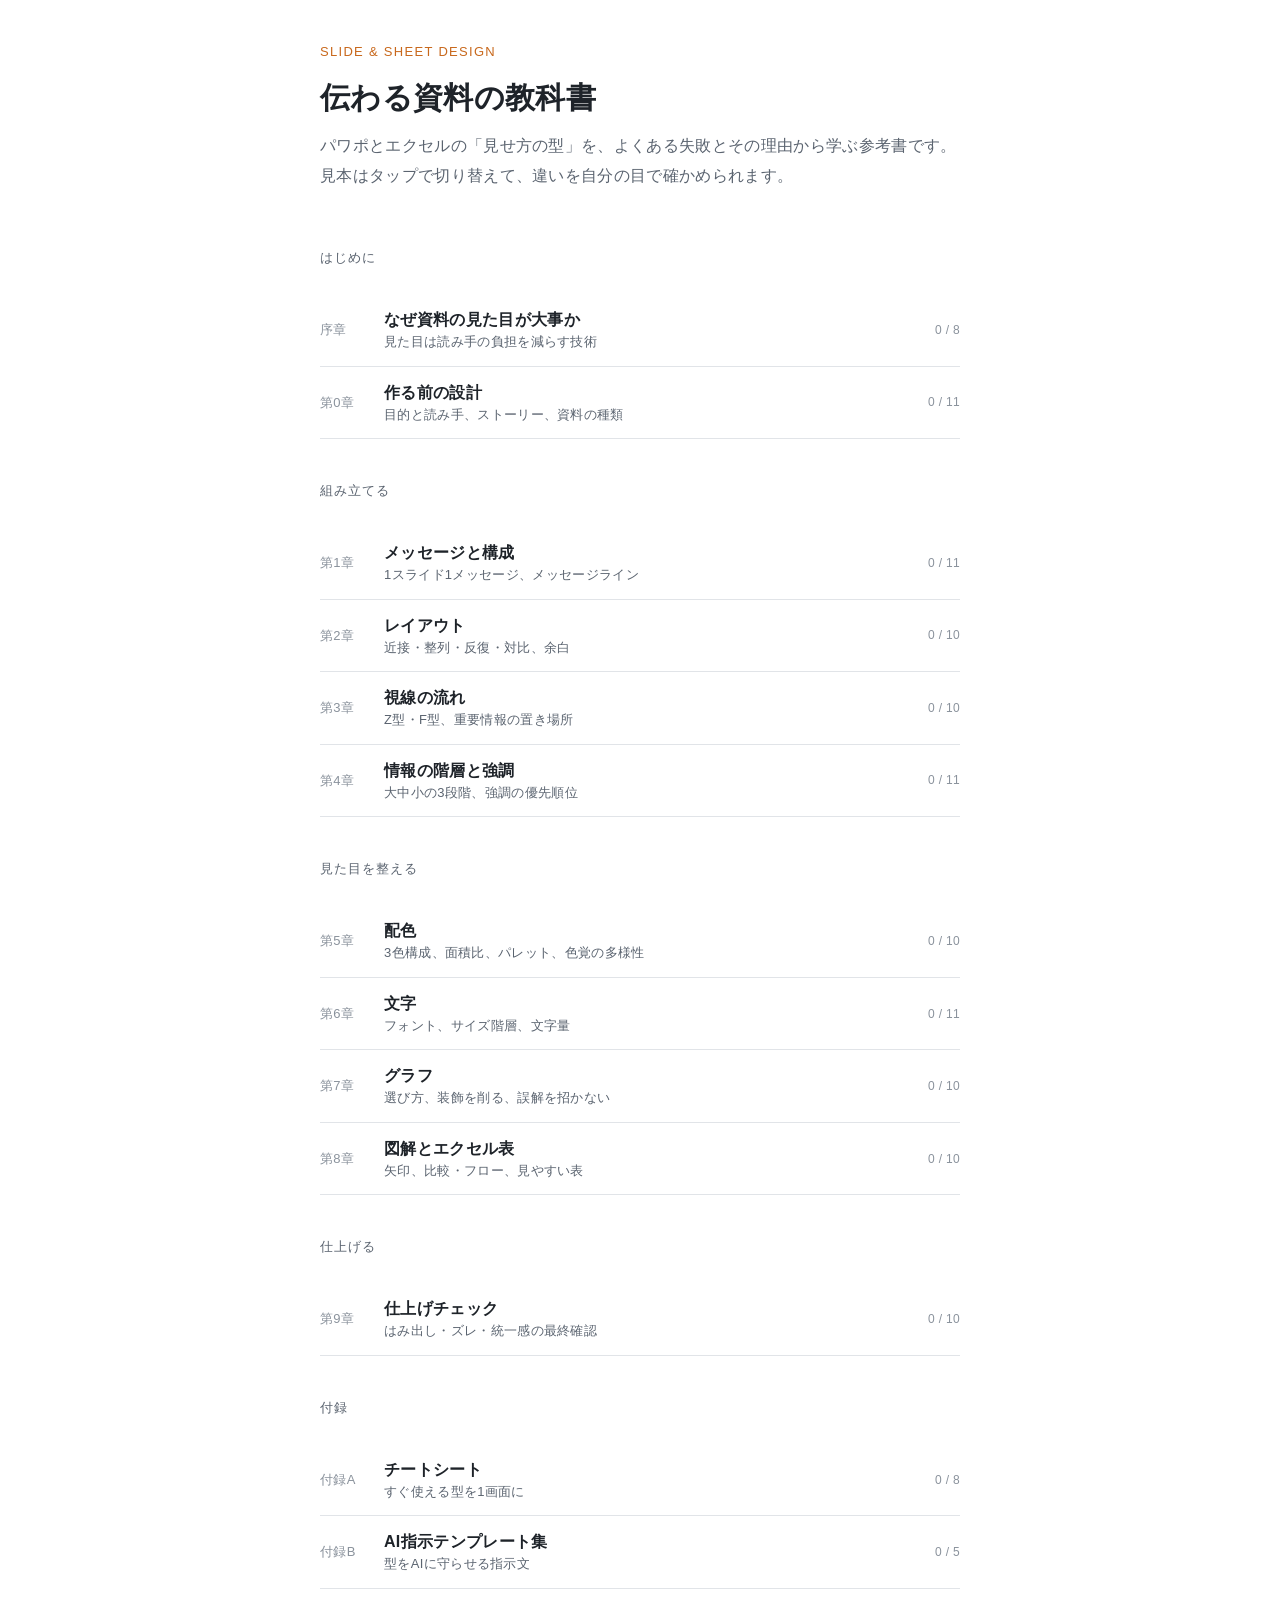
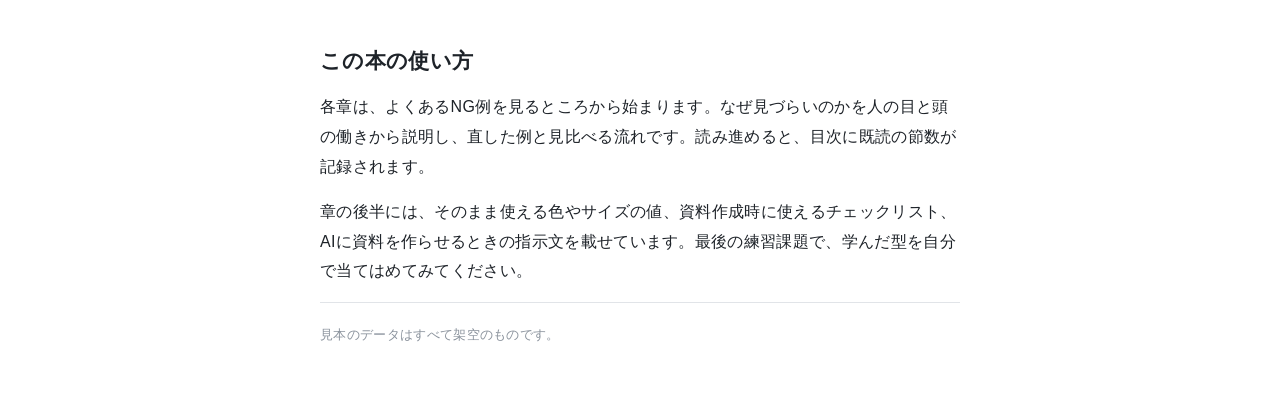
<file: index.html>
<!doctype html>
<html lang="ja">
<head>
<meta charset="utf-8">
<meta name="viewport" content="width=device-width, initial-scale=1, viewport-fit=cover">
<title>伝わる資料の教科書</title>
<meta name="description" content="パワポとエクセルの見せ方を、NG例と理屈で学ぶ自分用の参考書">
<meta name="theme-color" content="#FFFFFF" media="(prefers-color-scheme: light)">
<meta name="theme-color" content="#15181C" media="(prefers-color-scheme: dark)">
<meta name="apple-mobile-web-app-capable" content="yes">
<meta name="mobile-web-app-capable" content="yes">
<meta name="apple-mobile-web-app-status-bar-style" content="default">
<meta name="apple-mobile-web-app-title" content="資料の教科書">
<link rel="manifest" href="manifest.webmanifest">
<link rel="apple-touch-icon" href="assets/icons/apple-touch-icon.png">
<link rel="icon" href="assets/icons/icon-192.png">
<link rel="stylesheet" href="assets/css/base.css">
</head>
<body>
<main class="wrap">
  <header class="cover">
    <p class="eyebrow">SLIDE &amp; SHEET DESIGN</p>
    <h1>伝わる資料の教科書</h1>
    <p class="lead">パワポとエクセルの「見せ方の型」を、よくある失敗とその理由から学ぶ参考書です。見本はタップで切り替えて、違いを自分の目で確かめられます。</p>
  </header>

  <div id="toc"></div>

  <section>
    <h2>この本の使い方</h2>
    <p>各章は、よくあるNG例を見るところから始まります。なぜ見づらいのかを人の目と頭の働きから説明し、直した例と見比べる流れです。読み進めると、目次に既読の節数が記録されます。</p>
    <p>章の後半には、そのまま使える色やサイズの値、資料作成時に使えるチェックリスト、AIに資料を作らせるときの指示文を載せています。最後の練習課題で、学んだ型を自分で当てはめてみてください。</p>
  </section>

  <p class="footnote">見本のデータはすべて架空のものです。</p>
</main>
<script src="assets/js/chapters.js"></script>
<script src="assets/js/app.js"></script>
</body>
</html>
</file>
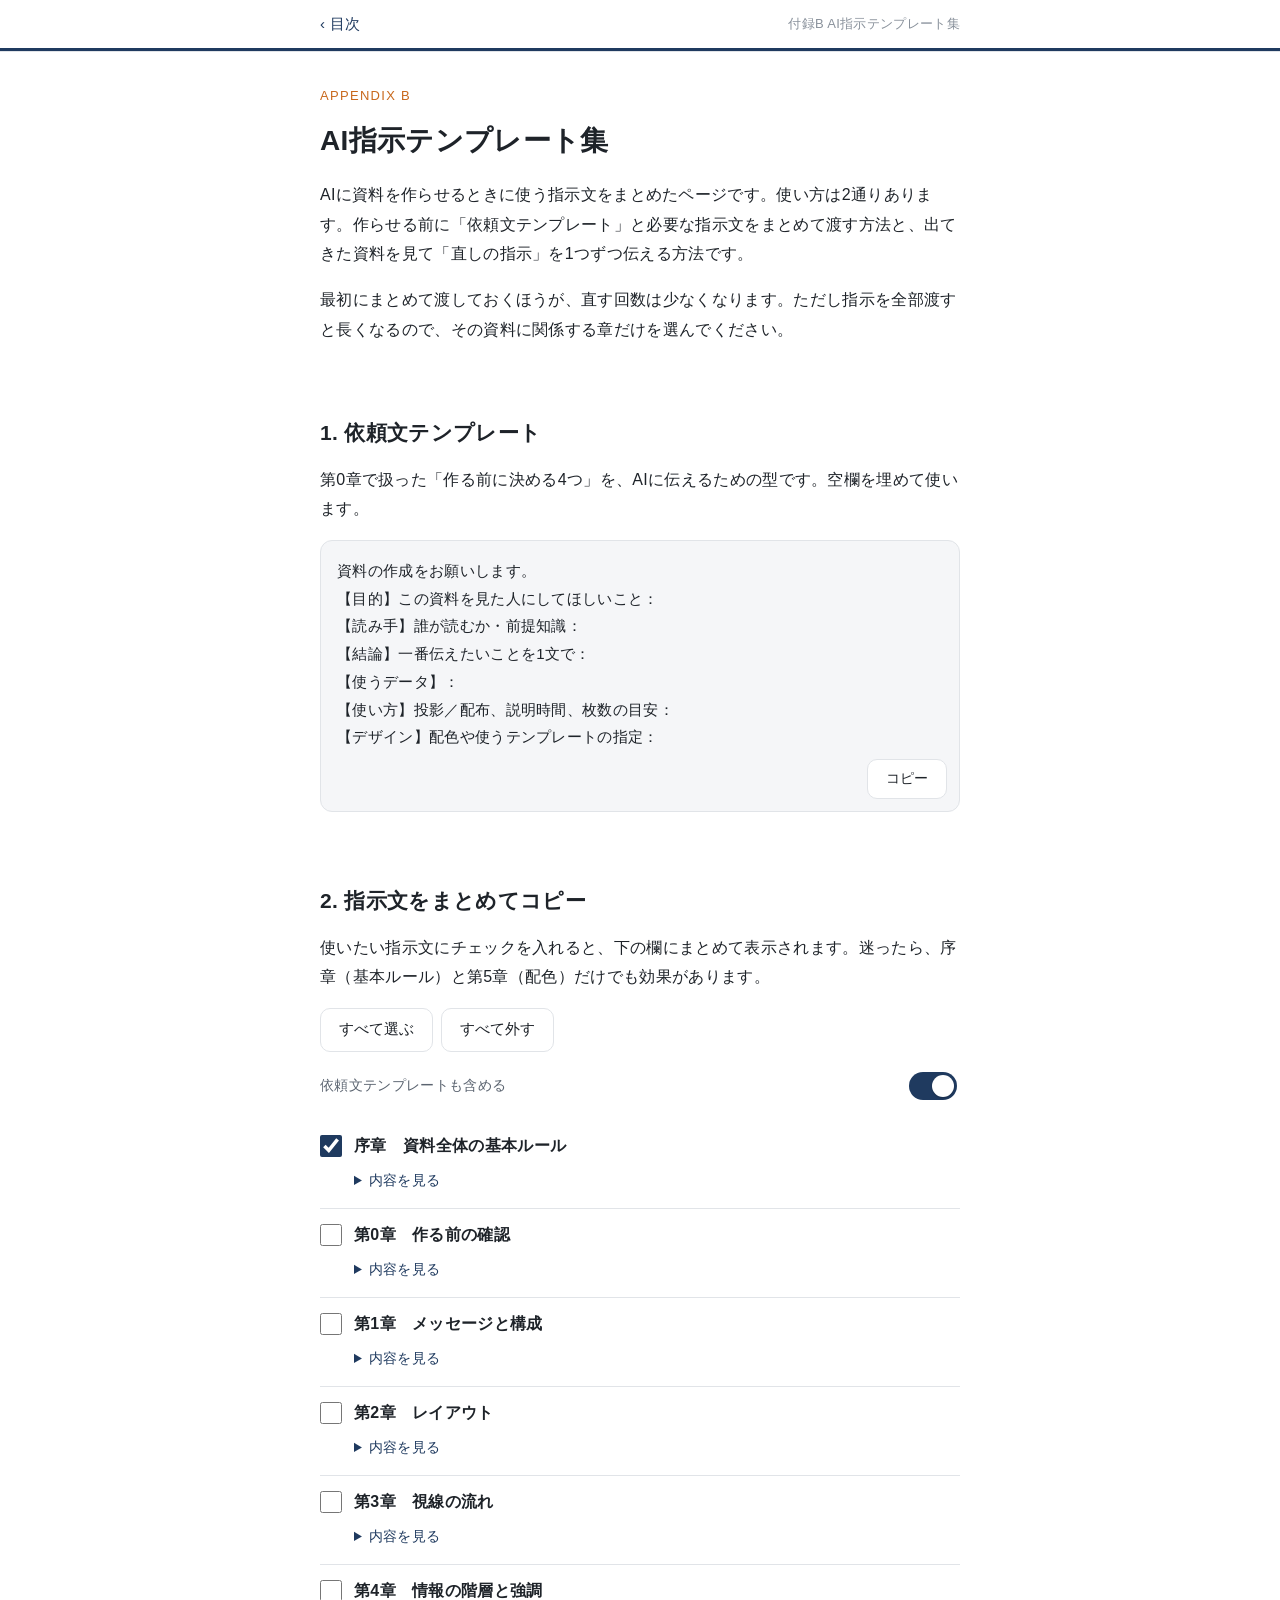
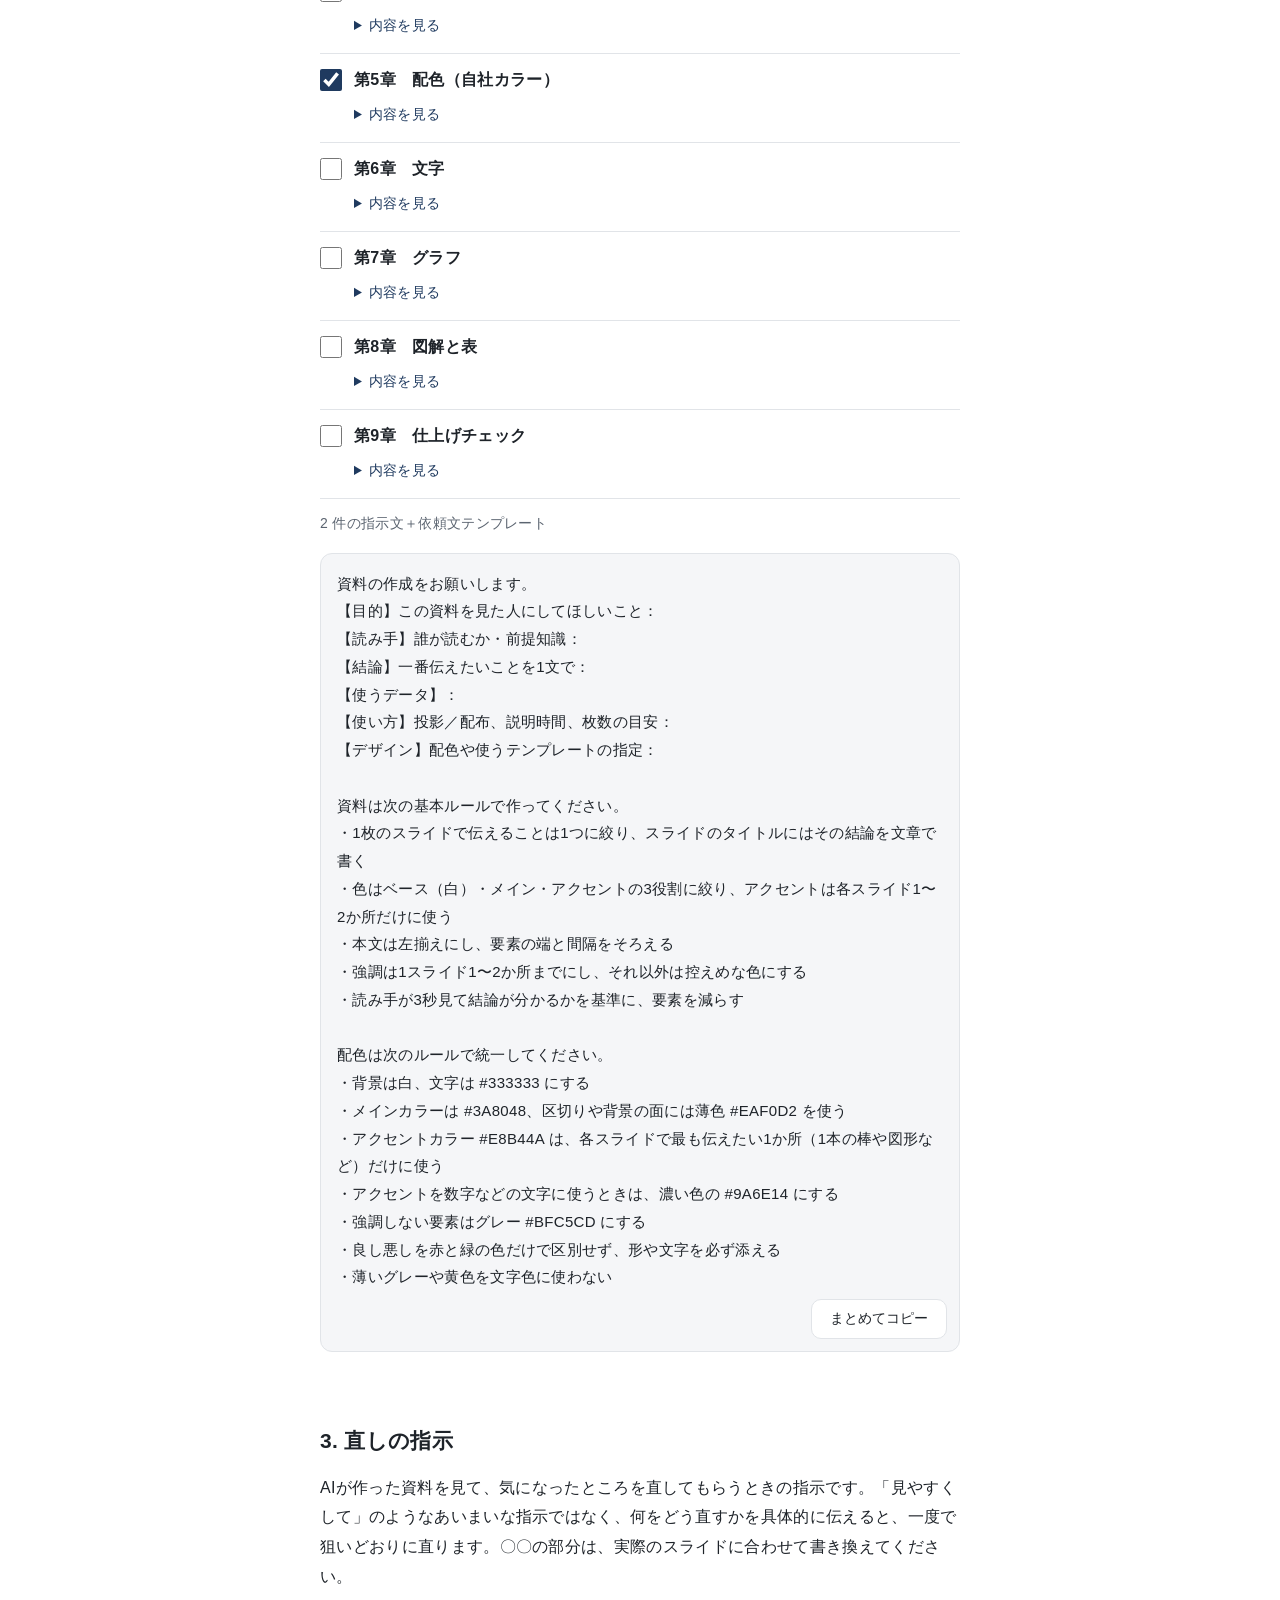
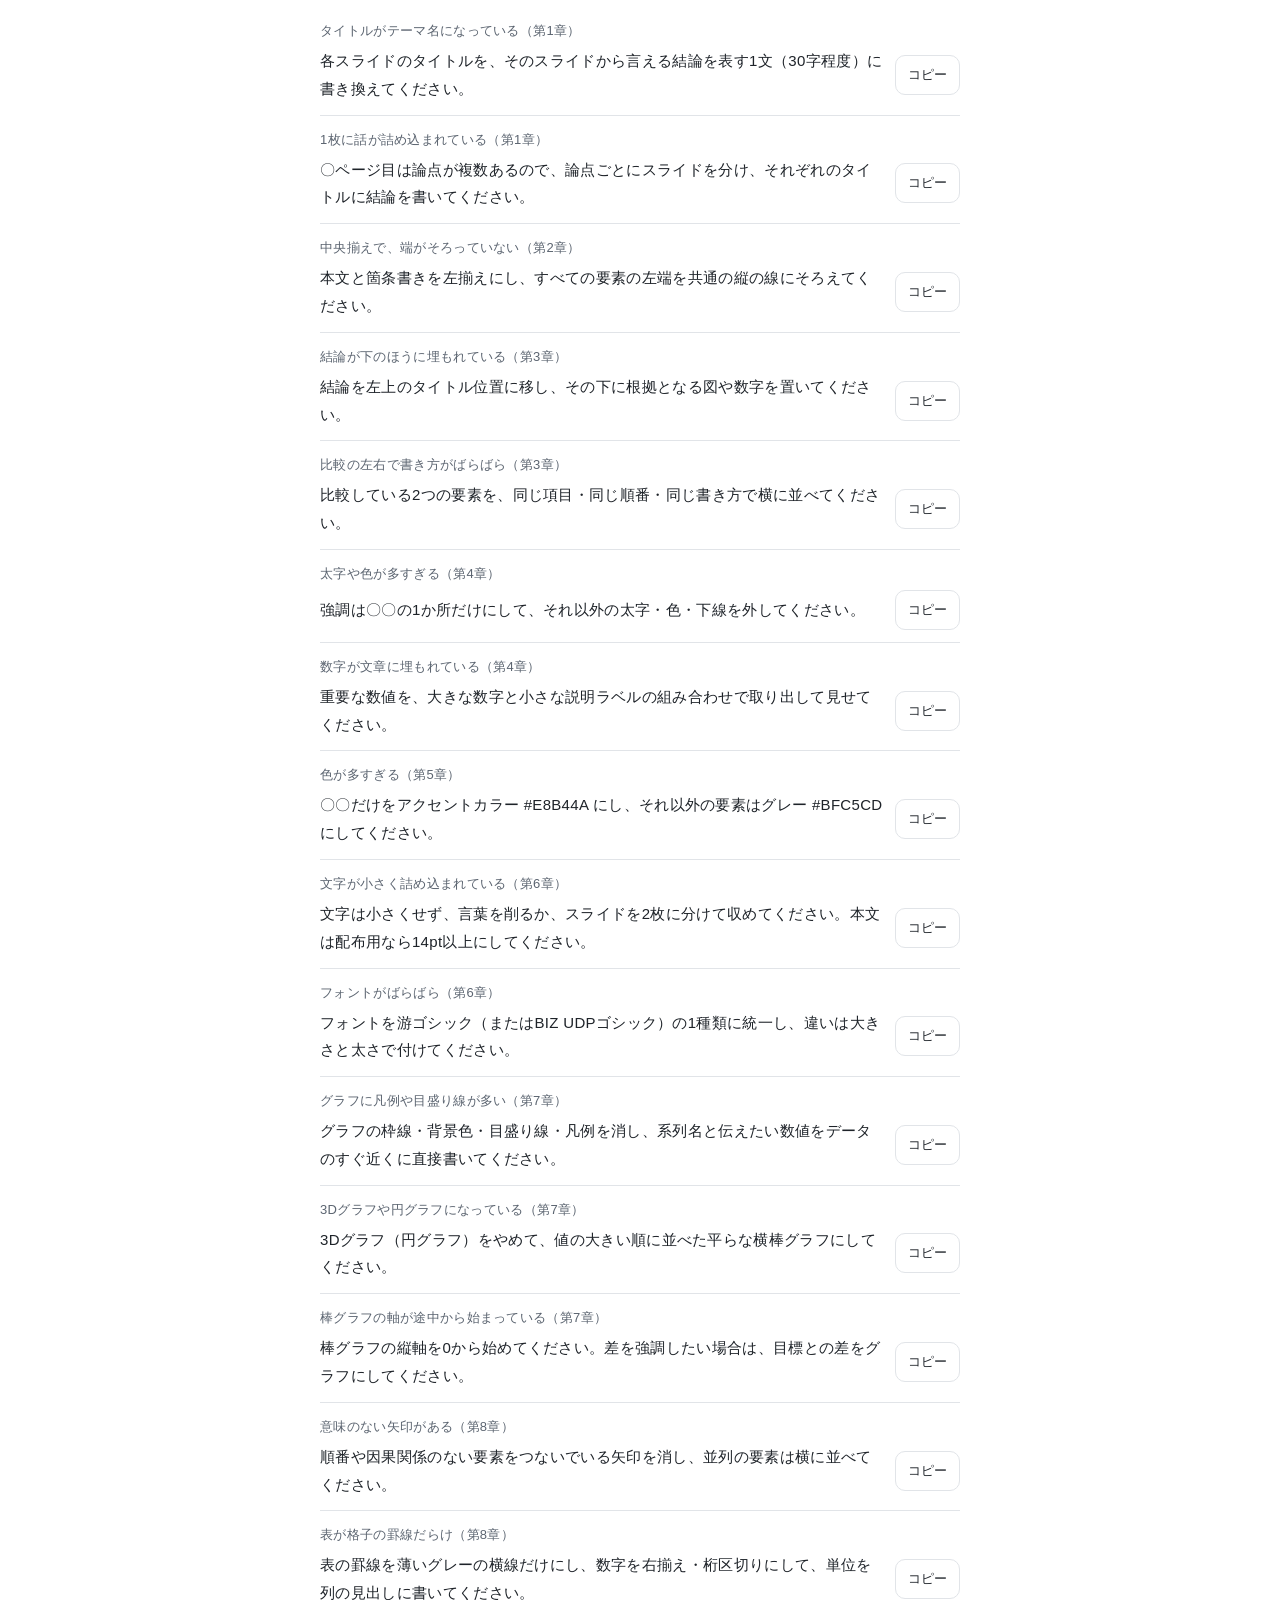
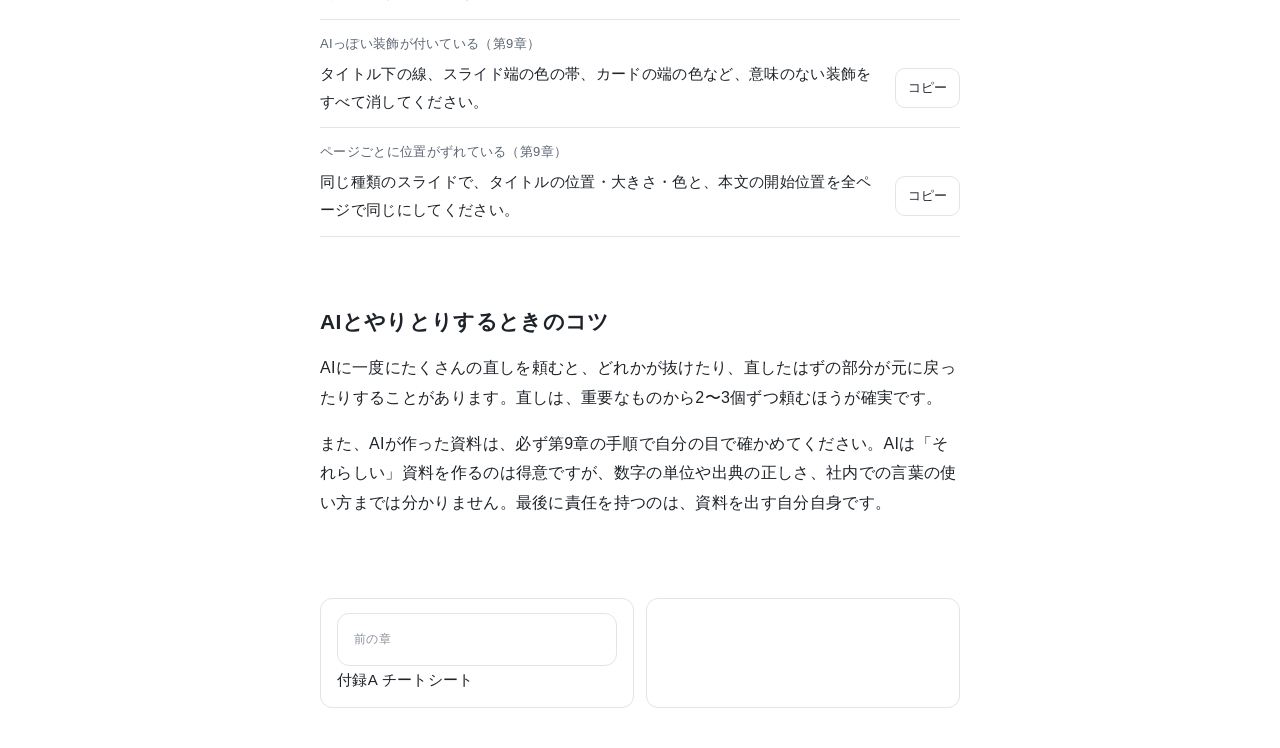
<file: appendix/ai-prompts.html>
<!doctype html>
<html lang="ja">
<head>
<meta charset="utf-8">
<meta name="viewport" content="width=device-width, initial-scale=1, viewport-fit=cover">
<title>付録B AI指示テンプレート集｜伝わる資料の教科書</title>
<meta name="theme-color" content="#FFFFFF" media="(prefers-color-scheme: light)">
<meta name="theme-color" content="#15181C" media="(prefers-color-scheme: dark)">
<meta name="apple-mobile-web-app-capable" content="yes">
<meta name="mobile-web-app-capable" content="yes">
<meta name="apple-mobile-web-app-title" content="資料の教科書">
<link rel="manifest" href="../manifest.webmanifest">
<link rel="apple-touch-icon" href="../assets/icons/apple-touch-icon.png">
<link rel="icon" href="../assets/icons/icon-192.png">
<link rel="stylesheet" href="../assets/css/base.css">
<link rel="stylesheet" href="../assets/css/demo.css">
</head>
<body data-chapter="appB">

<header class="topbar">
  <div class="wrap">
    <a class="back" href="../index.html">‹ 目次</a>
    <span class="where">付録B AI指示テンプレート集</span>
  </div>
  <div class="progressbar" aria-hidden="true"><span></span></div>
</header>

<main class="wrap">

  <section class="sec" id="how">
    <div class="chapter-head">
      <p class="num">APPENDIX B</p>
      <h1>AI指示テンプレート集</h1>
    </div>
    <p>AIに資料を作らせるときに使う指示文をまとめたページです。使い方は2通りあります。作らせる前に「依頼文テンプレート」と必要な指示文をまとめて渡す方法と、出てきた資料を見て「直しの指示」を1つずつ伝える方法です。</p>
    <p>最初にまとめて渡しておくほうが、直す回数は少なくなります。ただし指示を全部渡すと長くなるので、その資料に関係する章だけを選んでください。</p>
  </section>

  <section class="sec" id="template">
    <h2>1. 依頼文テンプレート</h2>
    <p>第0章で扱った「作る前に決める4つ」を、AIに伝えるための型です。空欄を埋めて使います。</p>
    <div class="copybox"><div id="request-template"></div><button class="btn" data-copy-target="request-template">コピー</button></div>
  </section>

  <section class="sec" id="prompts">
    <h2>2. 指示文をまとめてコピー</h2>
    <p>使いたい指示文にチェックを入れると、下の欄にまとめて表示されます。迷ったら、序章（基本ルール）と第5章（配色）だけでも効果があります。</p>
    <div class="btn-row">
      <button class="btn" id="select-all" type="button">すべて選ぶ</button>
      <button class="btn" id="select-none" type="button">すべて外す</button>
    </div>
    <label class="switch">依頼文テンプレートも含める<input type="checkbox" id="with-template" checked></label>
    <ul class="prompt-list" id="prompt-list"></ul>
    <p class="small" id="combined-count"></p>
    <div class="copybox"><div id="combined"></div><button class="btn" data-copy-target="combined">まとめてコピー</button></div>
  </section>

  <section class="sec" id="fixes">
    <h2>3. 直しの指示</h2>
    <p>AIが作った資料を見て、気になったところを直してもらうときの指示です。「見やすくして」のようなあいまいな指示ではなく、何をどう直すかを具体的に伝えると、一度で狙いどおりに直ります。〇〇の部分は、実際のスライドに合わせて書き換えてください。</p>
    <ul class="fix-list">
      <li><span class="when">タイトルがテーマ名になっている（第1章）</span><span class="fix-text">各スライドのタイトルを、そのスライドから言える結論を表す1文（30字程度）に書き換えてください。</span><button class="btn">コピー</button></li>
      <li><span class="when">1枚に話が詰め込まれている（第1章）</span><span class="fix-text">〇ページ目は論点が複数あるので、論点ごとにスライドを分け、それぞれのタイトルに結論を書いてください。</span><button class="btn">コピー</button></li>
      <li><span class="when">中央揃えで、端がそろっていない（第2章）</span><span class="fix-text">本文と箇条書きを左揃えにし、すべての要素の左端を共通の縦の線にそろえてください。</span><button class="btn">コピー</button></li>
      <li><span class="when">結論が下のほうに埋もれている（第3章）</span><span class="fix-text">結論を左上のタイトル位置に移し、その下に根拠となる図や数字を置いてください。</span><button class="btn">コピー</button></li>
      <li><span class="when">比較の左右で書き方がばらばら（第3章）</span><span class="fix-text">比較している2つの要素を、同じ項目・同じ順番・同じ書き方で横に並べてください。</span><button class="btn">コピー</button></li>
      <li><span class="when">太字や色が多すぎる（第4章）</span><span class="fix-text">強調は〇〇の1か所だけにして、それ以外の太字・色・下線を外してください。</span><button class="btn">コピー</button></li>
      <li><span class="when">数字が文章に埋もれている（第4章）</span><span class="fix-text">重要な数値を、大きな数字と小さな説明ラベルの組み合わせで取り出して見せてください。</span><button class="btn">コピー</button></li>
      <li><span class="when">色が多すぎる（第5章）</span><span class="fix-text">〇〇だけをアクセントカラー #E8B44A にし、それ以外の要素はグレー #BFC5CD にしてください。</span><button class="btn">コピー</button></li>
      <li><span class="when">文字が小さく詰め込まれている（第6章）</span><span class="fix-text">文字は小さくせず、言葉を削るか、スライドを2枚に分けて収めてください。本文は配布用なら14pt以上にしてください。</span><button class="btn">コピー</button></li>
      <li><span class="when">フォントがばらばら（第6章）</span><span class="fix-text">フォントを游ゴシック（またはBIZ UDPゴシック）の1種類に統一し、違いは大きさと太さで付けてください。</span><button class="btn">コピー</button></li>
      <li><span class="when">グラフに凡例や目盛り線が多い（第7章）</span><span class="fix-text">グラフの枠線・背景色・目盛り線・凡例を消し、系列名と伝えたい数値をデータのすぐ近くに直接書いてください。</span><button class="btn">コピー</button></li>
      <li><span class="when">3Dグラフや円グラフになっている（第7章）</span><span class="fix-text">3Dグラフ（円グラフ）をやめて、値の大きい順に並べた平らな横棒グラフにしてください。</span><button class="btn">コピー</button></li>
      <li><span class="when">棒グラフの軸が途中から始まっている（第7章）</span><span class="fix-text">棒グラフの縦軸を0から始めてください。差を強調したい場合は、目標との差をグラフにしてください。</span><button class="btn">コピー</button></li>
      <li><span class="when">意味のない矢印がある（第8章）</span><span class="fix-text">順番や因果関係のない要素をつないでいる矢印を消し、並列の要素は横に並べてください。</span><button class="btn">コピー</button></li>
      <li><span class="when">表が格子の罫線だらけ（第8章）</span><span class="fix-text">表の罫線を薄いグレーの横線だけにし、数字を右揃え・桁区切りにして、単位を列の見出しに書いてください。</span><button class="btn">コピー</button></li>
      <li><span class="when">AIっぽい装飾が付いている（第9章）</span><span class="fix-text">タイトル下の線、スライド端の色の帯、カードの端の色など、意味のない装飾をすべて消してください。</span><button class="btn">コピー</button></li>
      <li><span class="when">ページごとに位置がずれている（第9章）</span><span class="fix-text">同じ種類のスライドで、タイトルの位置・大きさ・色と、本文の開始位置を全ページで同じにしてください。</span><button class="btn">コピー</button></li>
    </ul>
  </section>

  <section class="sec" id="tips">
    <h2>AIとやりとりするときのコツ</h2>
    <p>AIに一度にたくさんの直しを頼むと、どれかが抜けたり、直したはずの部分が元に戻ったりすることがあります。直しは、重要なものから2〜3個ずつ頼むほうが確実です。</p>
    <p>また、AIが作った資料は、必ず第9章の手順で自分の目で確かめてください。AIは「それらしい」資料を作るのは得意ですが、数字の単位や出典の正しさ、社内での言葉の使い方までは分かりません。最後に責任を持つのは、資料を出す自分自身です。</p>
  </section>

  <nav class="pager" aria-label="前後の章"></nav>
</main>

<script src="../assets/js/chapters.js"></script>
<script src="../assets/js/prompts.js"></script>
<script src="../assets/js/app.js"></script>
<script src="../assets/js/kit.js"></script>
<script src="../assets/js/demos/appendix.js"></script>
</body>
</html>
</file>
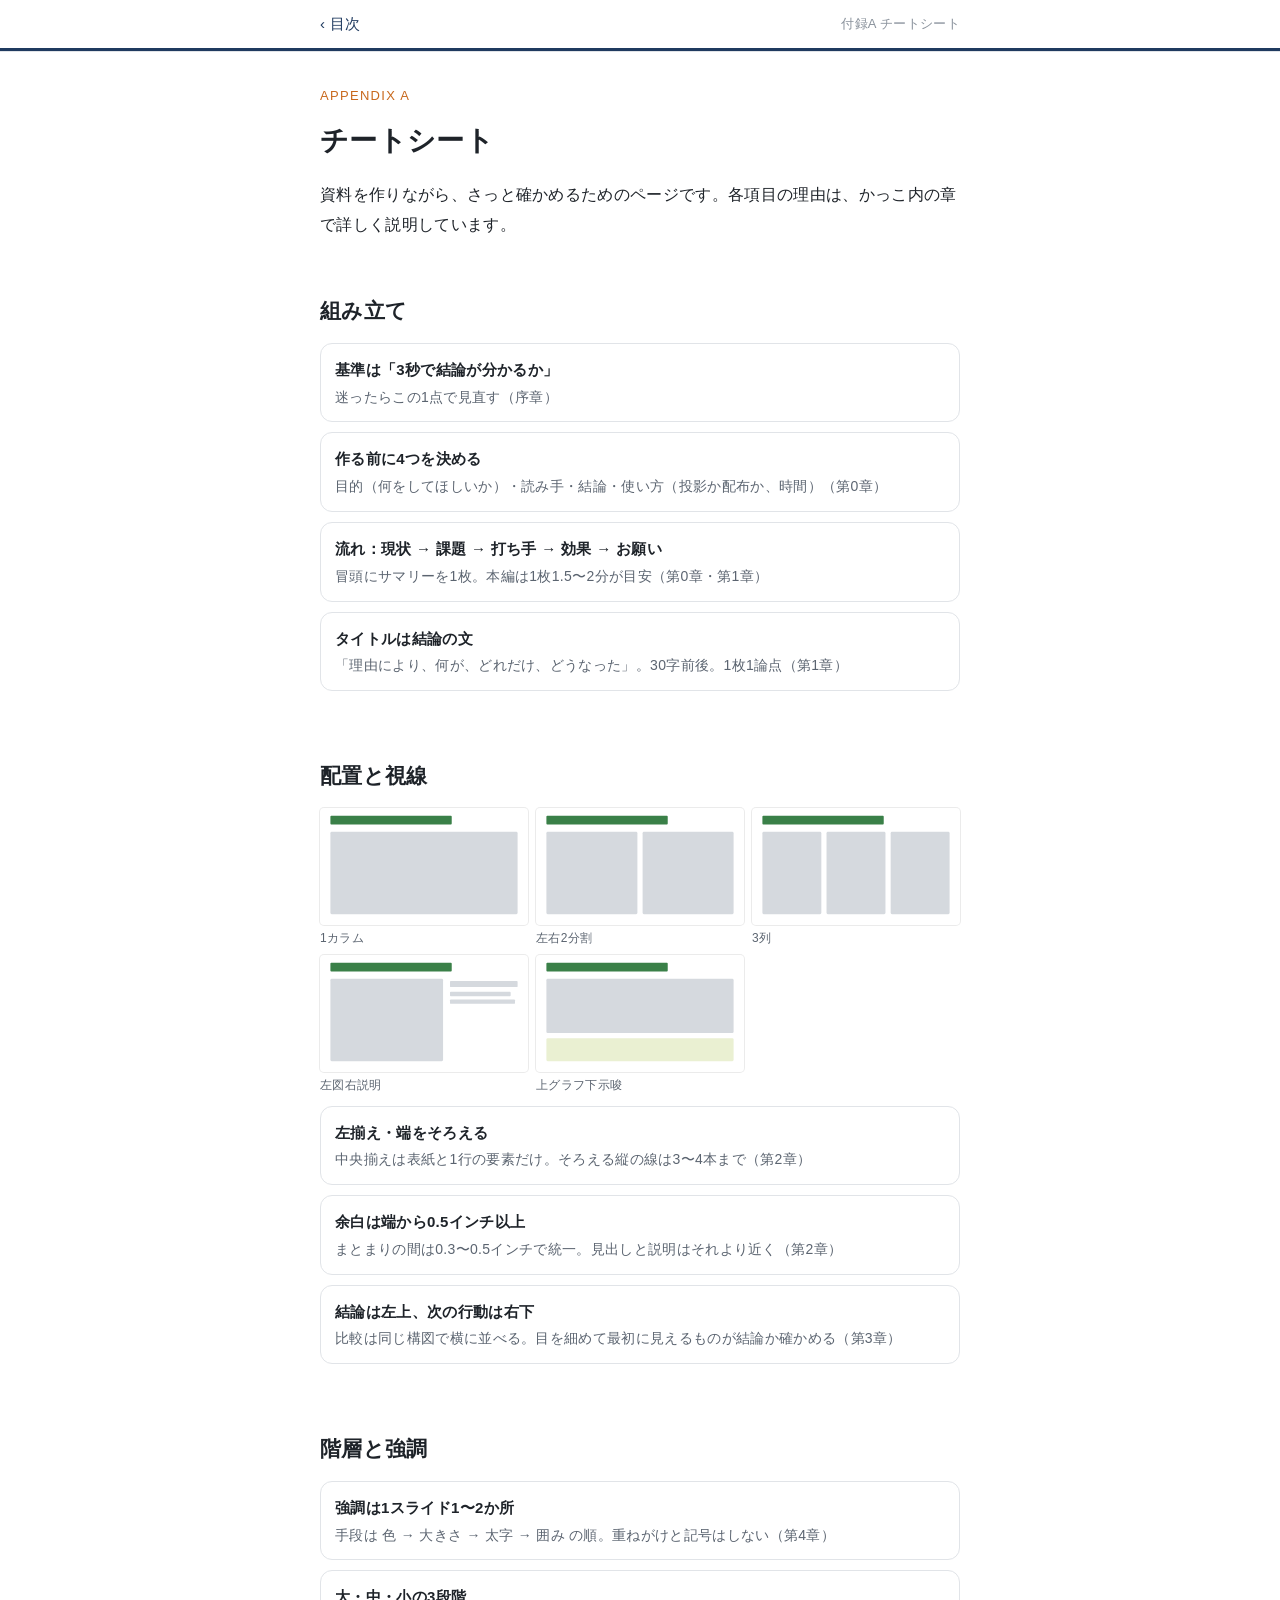
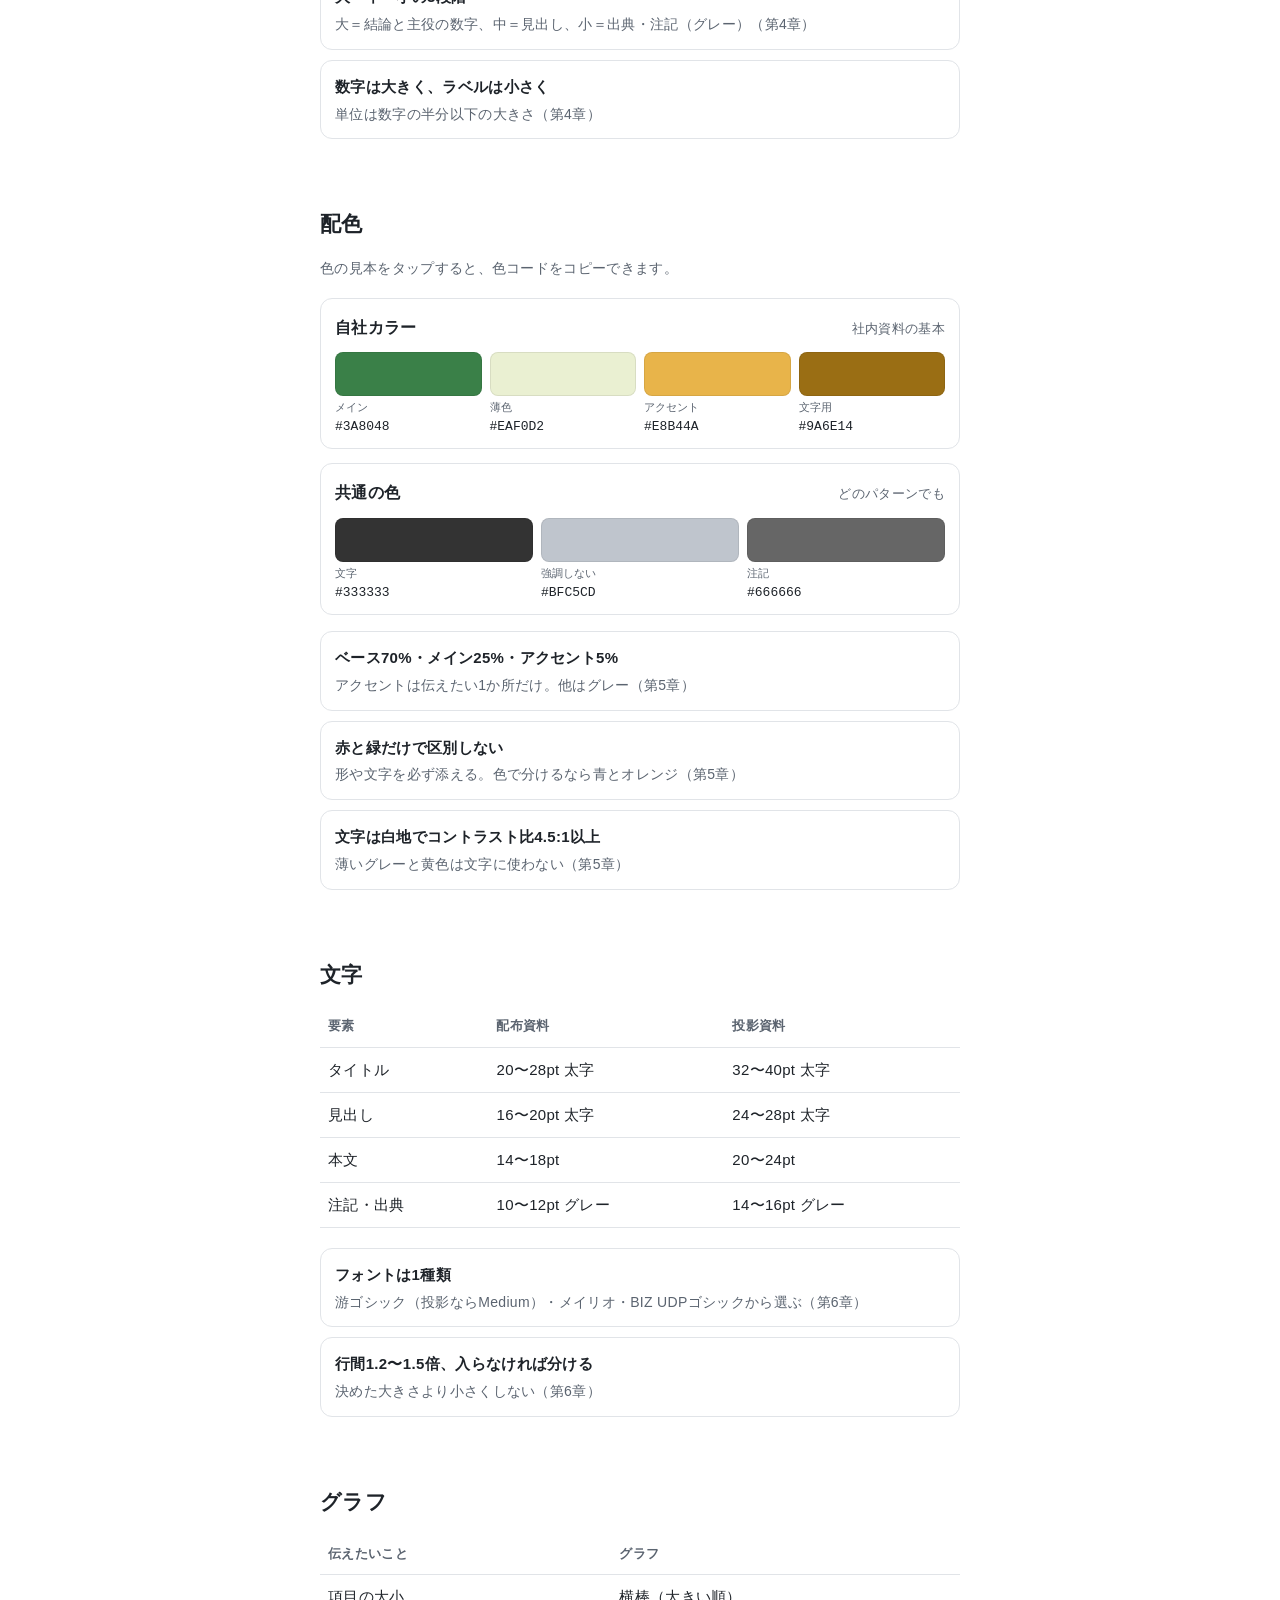
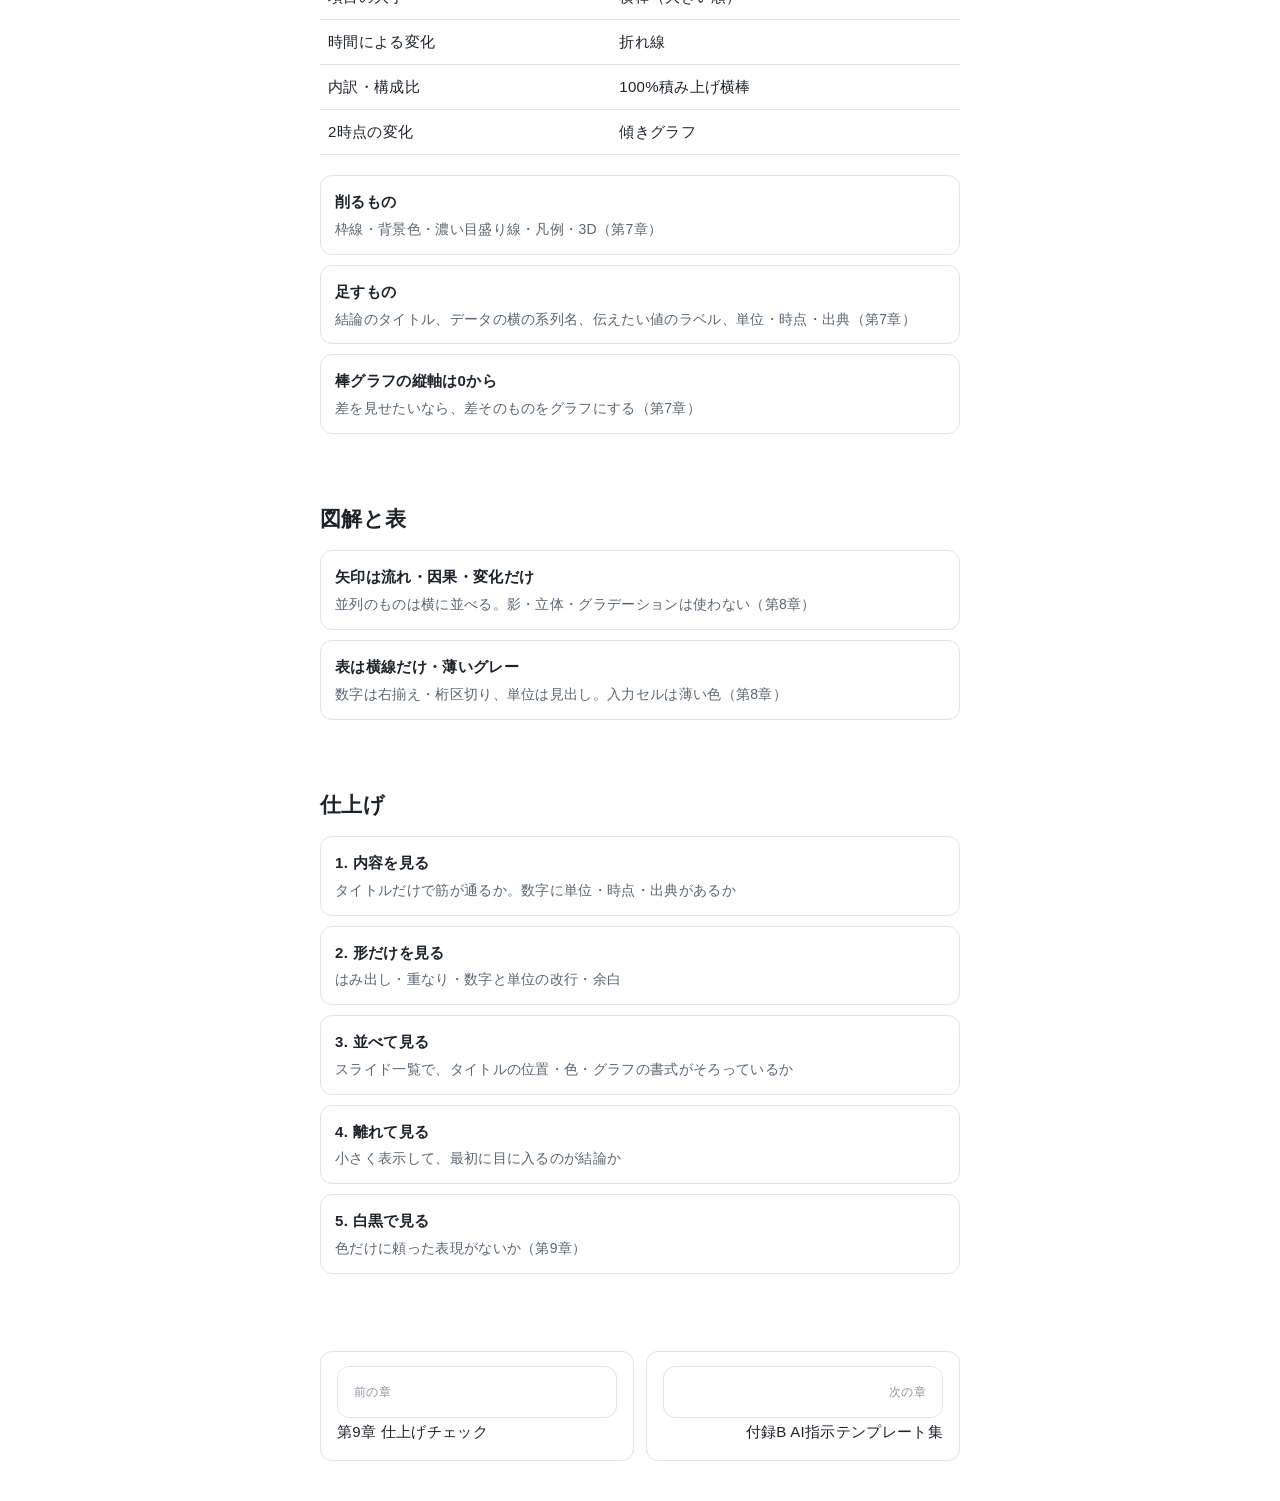
<file: appendix/cheatsheet.html>
<!doctype html>
<html lang="ja">
<head>
<meta charset="utf-8">
<meta name="viewport" content="width=device-width, initial-scale=1, viewport-fit=cover">
<title>付録A チートシート｜伝わる資料の教科書</title>
<meta name="theme-color" content="#FFFFFF" media="(prefers-color-scheme: light)">
<meta name="theme-color" content="#15181C" media="(prefers-color-scheme: dark)">
<meta name="apple-mobile-web-app-capable" content="yes">
<meta name="mobile-web-app-capable" content="yes">
<meta name="apple-mobile-web-app-title" content="資料の教科書">
<link rel="manifest" href="../manifest.webmanifest">
<link rel="apple-touch-icon" href="../assets/icons/apple-touch-icon.png">
<link rel="icon" href="../assets/icons/icon-192.png">
<link rel="stylesheet" href="../assets/css/base.css">
<link rel="stylesheet" href="../assets/css/demo.css">
</head>
<body data-chapter="appA">

<header class="topbar">
  <div class="wrap">
    <a class="back" href="../index.html">‹ 目次</a>
    <span class="where">付録A チートシート</span>
  </div>
  <div class="progressbar" aria-hidden="true"><span></span></div>
</header>

<main class="wrap">

  <section class="sec" id="structure">
    <div class="chapter-head">
      <p class="num">APPENDIX A</p>
      <h1>チートシート</h1>
    </div>
    <p>資料を作りながら、さっと確かめるためのページです。各項目の理由は、かっこ内の章で詳しく説明しています。</p>

    <h2>組み立て</h2>
    <div class="cs-grid">
      <div class="cs-item"><b>基準は「3秒で結論が分かるか」</b><p>迷ったらこの1点で見直す（序章）</p></div>
      <div class="cs-item"><b>作る前に4つを決める</b><p>目的（何をしてほしいか）・読み手・結論・使い方（投影か配布か、時間）（第0章）</p></div>
      <div class="cs-item"><b>流れ：現状 → 課題 → 打ち手 → 効果 → お願い</b><p>冒頭にサマリーを1枚。本編は1枚1.5〜2分が目安（第0章・第1章）</p></div>
      <div class="cs-item"><b>タイトルは結論の文</b><p>「理由により、何が、どれだけ、どうなった」。30字前後。1枚1論点（第1章）</p></div>
    </div>
  </section>

  <section class="sec" id="layout">
    <h2>配置と視線</h2>
    <div class="thumbs cs-thumbs">
      <figure><div class="slide" id="cs-1"></div><figcaption>1カラム</figcaption></figure>
      <figure><div class="slide" id="cs-2"></div><figcaption>左右2分割</figcaption></figure>
      <figure><div class="slide" id="cs-3"></div><figcaption>3列</figcaption></figure>
      <figure><div class="slide" id="cs-4"></div><figcaption>左図右説明</figcaption></figure>
      <figure><div class="slide" id="cs-5"></div><figcaption>上グラフ下示唆</figcaption></figure>
    </div>
    <div class="cs-grid">
      <div class="cs-item"><b>左揃え・端をそろえる</b><p>中央揃えは表紙と1行の要素だけ。そろえる縦の線は3〜4本まで（第2章）</p></div>
      <div class="cs-item"><b>余白は端から0.5インチ以上</b><p>まとまりの間は0.3〜0.5インチで統一。見出しと説明はそれより近く（第2章）</p></div>
      <div class="cs-item"><b>結論は左上、次の行動は右下</b><p>比較は同じ構図で横に並べる。目を細めて最初に見えるものが結論か確かめる（第3章）</p></div>
    </div>
  </section>

  <section class="sec" id="emphasis">
    <h2>階層と強調</h2>
    <div class="cs-grid">
      <div class="cs-item"><b>強調は1スライド1〜2か所</b><p>手段は 色 → 大きさ → 太字 → 囲み の順。重ねがけと記号はしない（第4章）</p></div>
      <div class="cs-item"><b>大・中・小の3段階</b><p>大＝結論と主役の数字、中＝見出し、小＝出典・注記（グレー）（第4章）</p></div>
      <div class="cs-item"><b>数字は大きく、ラベルは小さく</b><p>単位は数字の半分以下の大きさ（第4章）</p></div>
    </div>
  </section>

  <section class="sec" id="color">
    <h2>配色</h2>
    <p class="small">色の見本をタップすると、色コードをコピーできます。</p>
    <div class="palettes">
      <div class="palette">
        <div class="palette-head"><b>自社カラー</b><span>社内資料の基本</span></div>
        <div class="chips chips-4">
          <button class="chip" data-hex="#3A8048"><span class="sw" style="background:#3A8048"></span><span class="role">メイン</span><span class="hex">#3A8048</span></button>
          <button class="chip" data-hex="#EAF0D2"><span class="sw" style="background:#EAF0D2"></span><span class="role">薄色</span><span class="hex">#EAF0D2</span></button>
          <button class="chip" data-hex="#E8B44A"><span class="sw" style="background:#E8B44A"></span><span class="role">アクセント</span><span class="hex">#E8B44A</span></button>
          <button class="chip" data-hex="#9A6E14"><span class="sw" style="background:#9A6E14"></span><span class="role">文字用</span><span class="hex">#9A6E14</span></button>
        </div>
      </div>
      <div class="palette">
        <div class="palette-head"><b>共通の色</b><span>どのパターンでも</span></div>
        <div class="chips">
          <button class="chip" data-hex="#333333"><span class="sw" style="background:#333333"></span><span class="role">文字</span><span class="hex">#333333</span></button>
          <button class="chip" data-hex="#BFC5CD"><span class="sw" style="background:#BFC5CD"></span><span class="role">強調しない</span><span class="hex">#BFC5CD</span></button>
          <button class="chip" data-hex="#666666"><span class="sw" style="background:#666666"></span><span class="role">注記</span><span class="hex">#666666</span></button>
        </div>
      </div>
    </div>
    <div class="cs-grid">
      <div class="cs-item"><b>ベース70%・メイン25%・アクセント5%</b><p>アクセントは伝えたい1か所だけ。他はグレー（第5章）</p></div>
      <div class="cs-item"><b>赤と緑だけで区別しない</b><p>形や文字を必ず添える。色で分けるなら青とオレンジ（第5章）</p></div>
      <div class="cs-item"><b>文字は白地でコントラスト比4.5:1以上</b><p>薄いグレーと黄色は文字に使わない（第5章）</p></div>
    </div>
  </section>

  <section class="sec" id="type">
    <h2>文字</h2>
    <div class="table-wrap">
      <table>
        <thead><tr><th>要素</th><th>配布資料</th><th>投影資料</th></tr></thead>
        <tbody>
          <tr><td>タイトル</td><td>20〜28pt 太字</td><td>32〜40pt 太字</td></tr>
          <tr><td>見出し</td><td>16〜20pt 太字</td><td>24〜28pt 太字</td></tr>
          <tr><td>本文</td><td>14〜18pt</td><td>20〜24pt</td></tr>
          <tr><td>注記・出典</td><td>10〜12pt グレー</td><td>14〜16pt グレー</td></tr>
        </tbody>
      </table>
    </div>
    <div class="cs-grid">
      <div class="cs-item"><b>フォントは1種類</b><p>游ゴシック（投影ならMedium）・メイリオ・BIZ UDPゴシックから選ぶ（第6章）</p></div>
      <div class="cs-item"><b>行間1.2〜1.5倍、入らなければ分ける</b><p>決めた大きさより小さくしない（第6章）</p></div>
    </div>
  </section>

  <section class="sec" id="chart">
    <h2>グラフ</h2>
    <div class="table-wrap">
      <table>
        <thead><tr><th>伝えたいこと</th><th>グラフ</th></tr></thead>
        <tbody>
          <tr><td>項目の大小</td><td>横棒（大きい順）</td></tr>
          <tr><td>時間による変化</td><td>折れ線</td></tr>
          <tr><td>内訳・構成比</td><td>100%積み上げ横棒</td></tr>
          <tr><td>2時点の変化</td><td>傾きグラフ</td></tr>
        </tbody>
      </table>
    </div>
    <div class="cs-grid">
      <div class="cs-item"><b>削るもの</b><p>枠線・背景色・濃い目盛り線・凡例・3D（第7章）</p></div>
      <div class="cs-item"><b>足すもの</b><p>結論のタイトル、データの横の系列名、伝えたい値のラベル、単位・時点・出典（第7章）</p></div>
      <div class="cs-item"><b>棒グラフの縦軸は0から</b><p>差を見せたいなら、差そのものをグラフにする（第7章）</p></div>
    </div>
  </section>

  <section class="sec" id="table">
    <h2>図解と表</h2>
    <div class="cs-grid">
      <div class="cs-item"><b>矢印は流れ・因果・変化だけ</b><p>並列のものは横に並べる。影・立体・グラデーションは使わない（第8章）</p></div>
      <div class="cs-item"><b>表は横線だけ・薄いグレー</b><p>数字は右揃え・桁区切り、単位は見出し。入力セルは薄い色（第8章）</p></div>
    </div>
  </section>

  <section class="sec" id="finish">
    <h2>仕上げ</h2>
    <div class="cs-grid">
      <div class="cs-item"><b>1. 内容を見る</b><p>タイトルだけで筋が通るか。数字に単位・時点・出典があるか</p></div>
      <div class="cs-item"><b>2. 形だけを見る</b><p>はみ出し・重なり・数字と単位の改行・余白</p></div>
      <div class="cs-item"><b>3. 並べて見る</b><p>スライド一覧で、タイトルの位置・色・グラフの書式がそろっているか</p></div>
      <div class="cs-item"><b>4. 離れて見る</b><p>小さく表示して、最初に目に入るのが結論か</p></div>
      <div class="cs-item"><b>5. 白黒で見る</b><p>色だけに頼った表現がないか（第9章）</p></div>
    </div>
  </section>

  <nav class="pager" aria-label="前後の章"></nav>
</main>

<script src="../assets/js/chapters.js"></script>
<script src="../assets/js/prompts.js"></script>
<script src="../assets/js/app.js"></script>
<script src="../assets/js/kit.js"></script>
<script src="../assets/js/demos/appendix.js"></script>
</body>
</html>
</file>
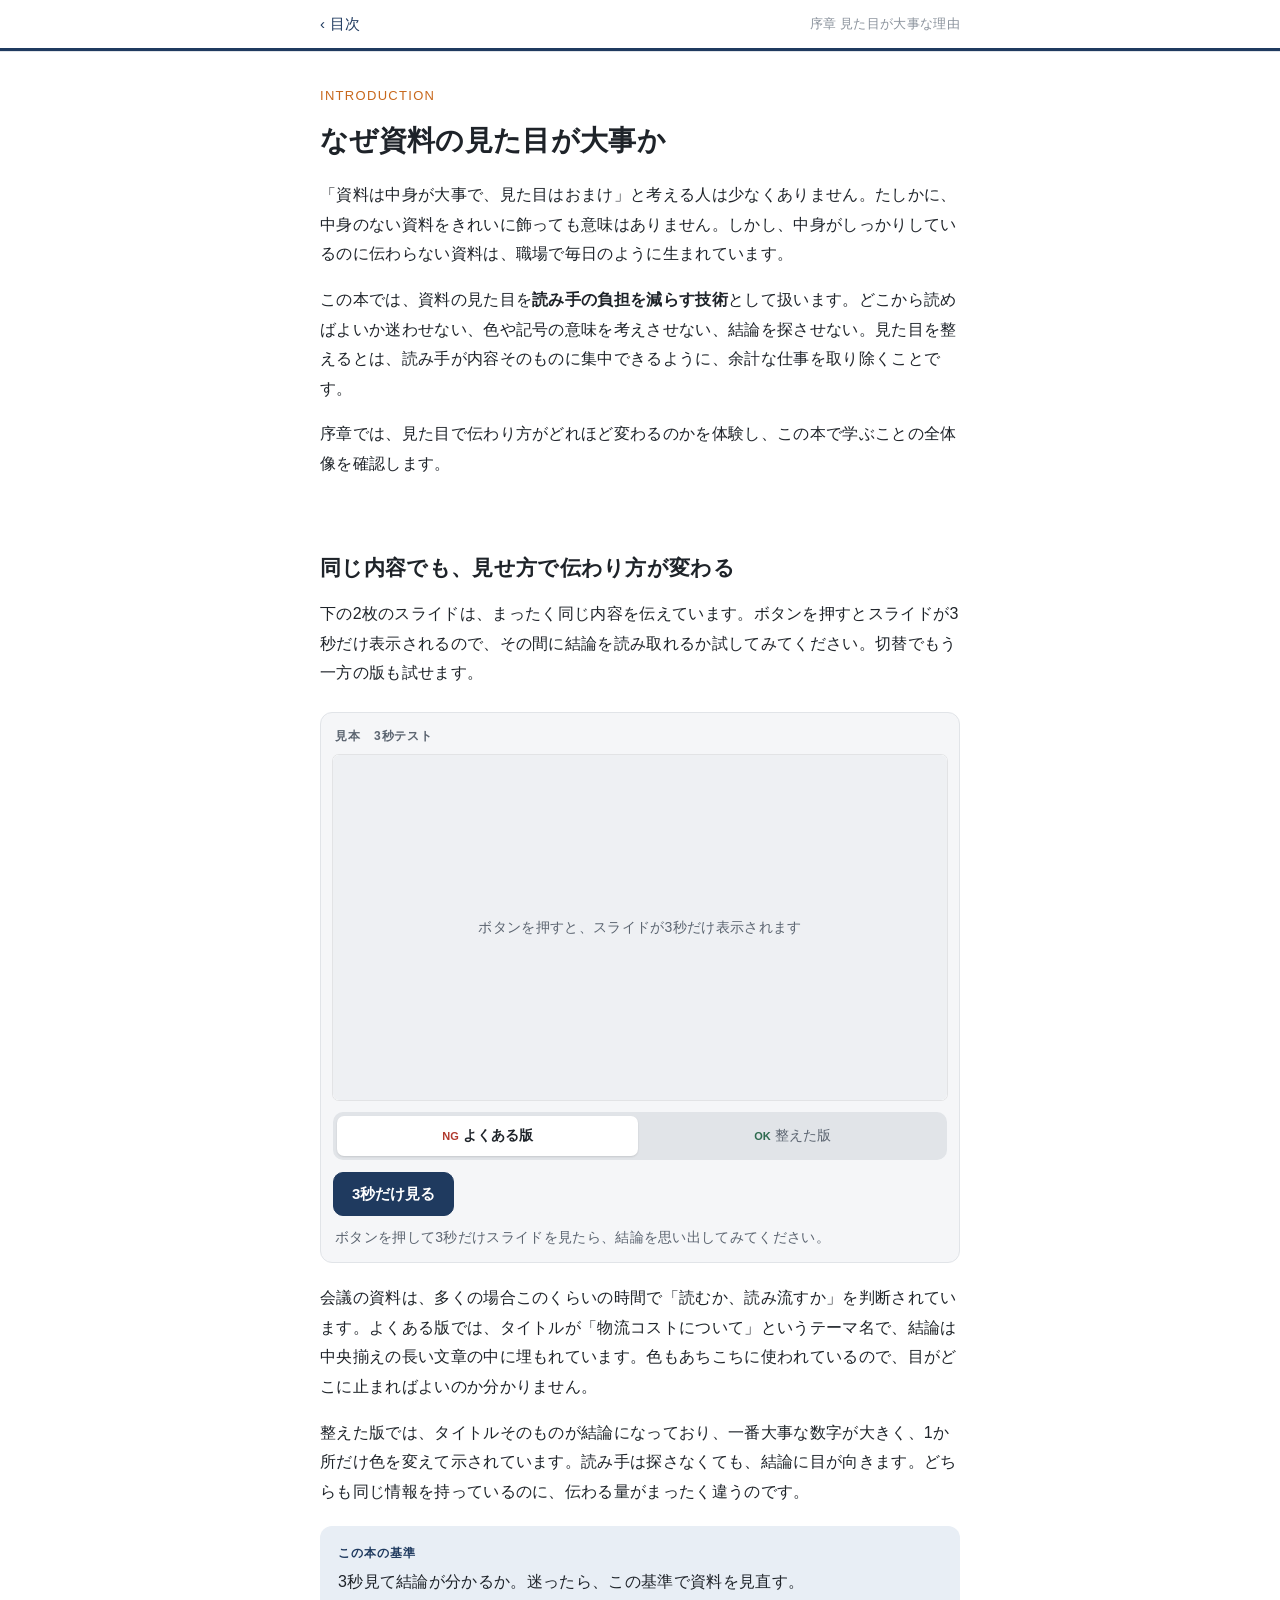
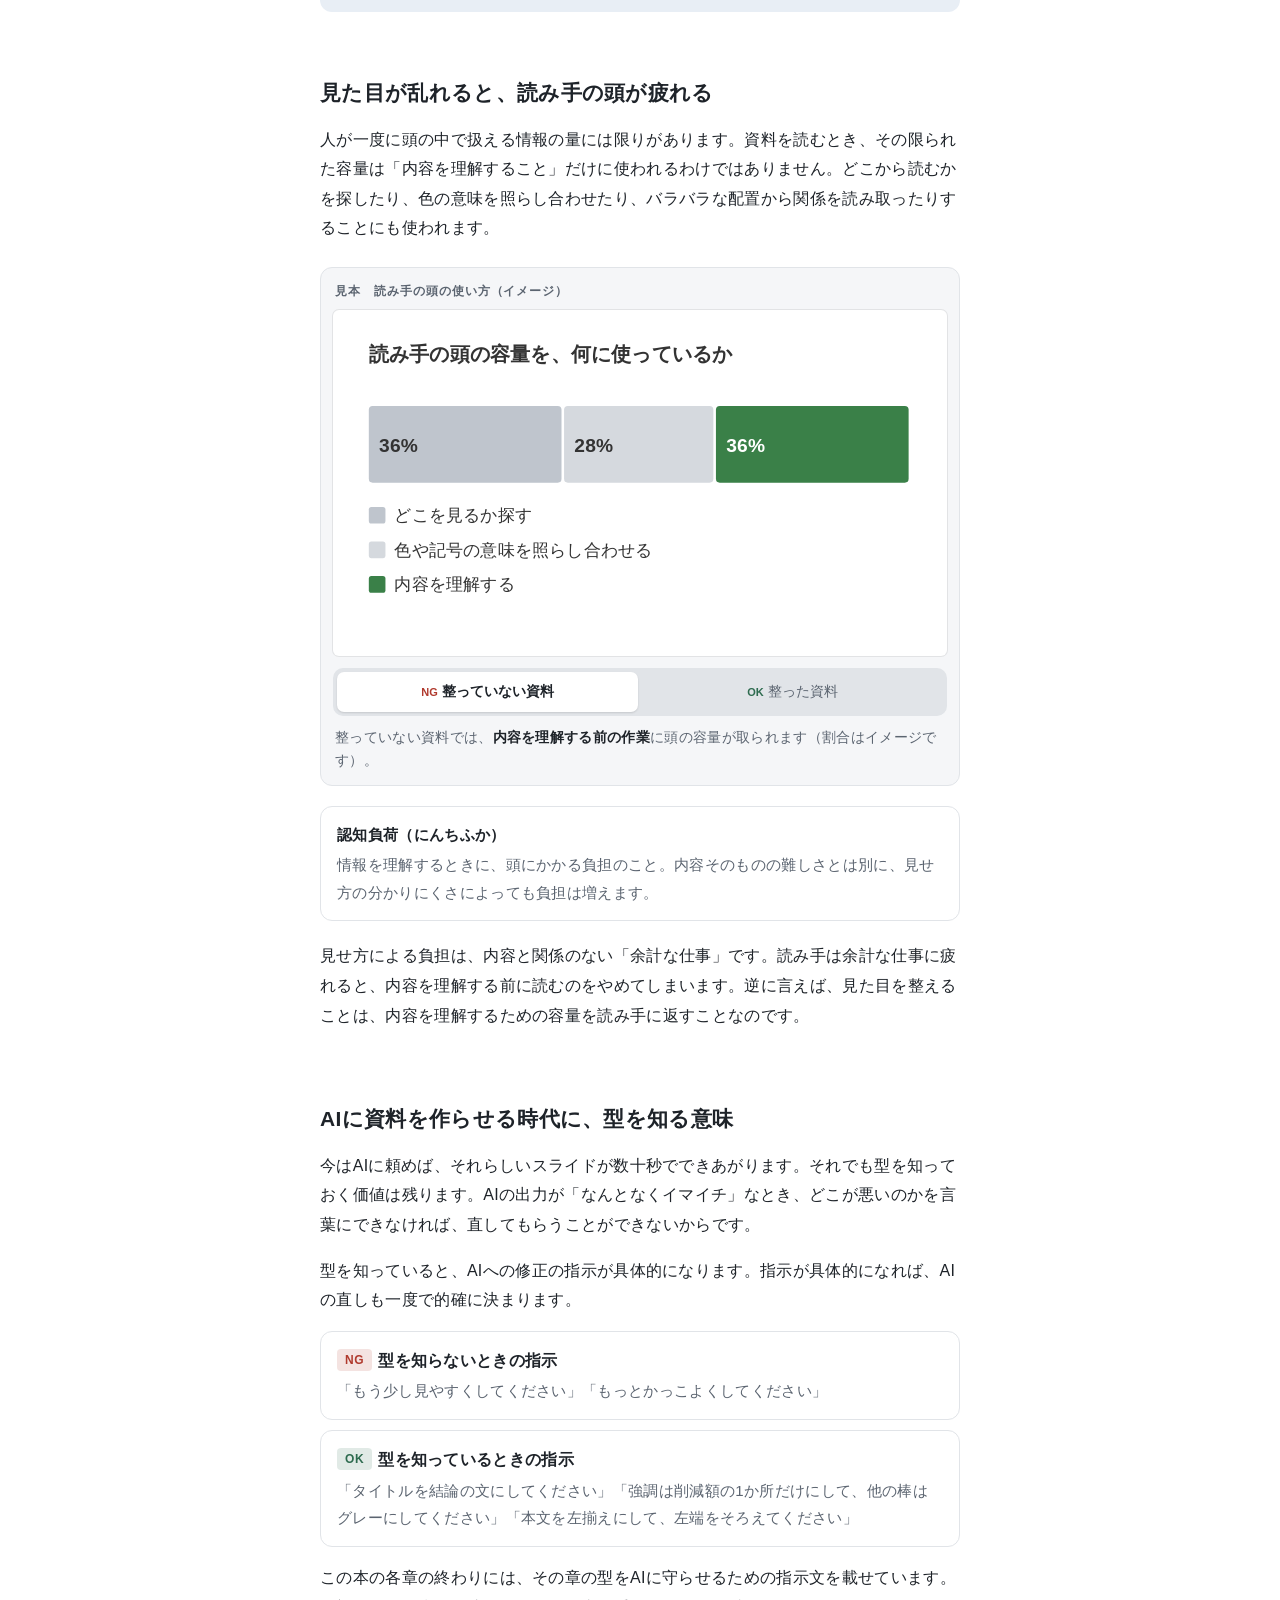
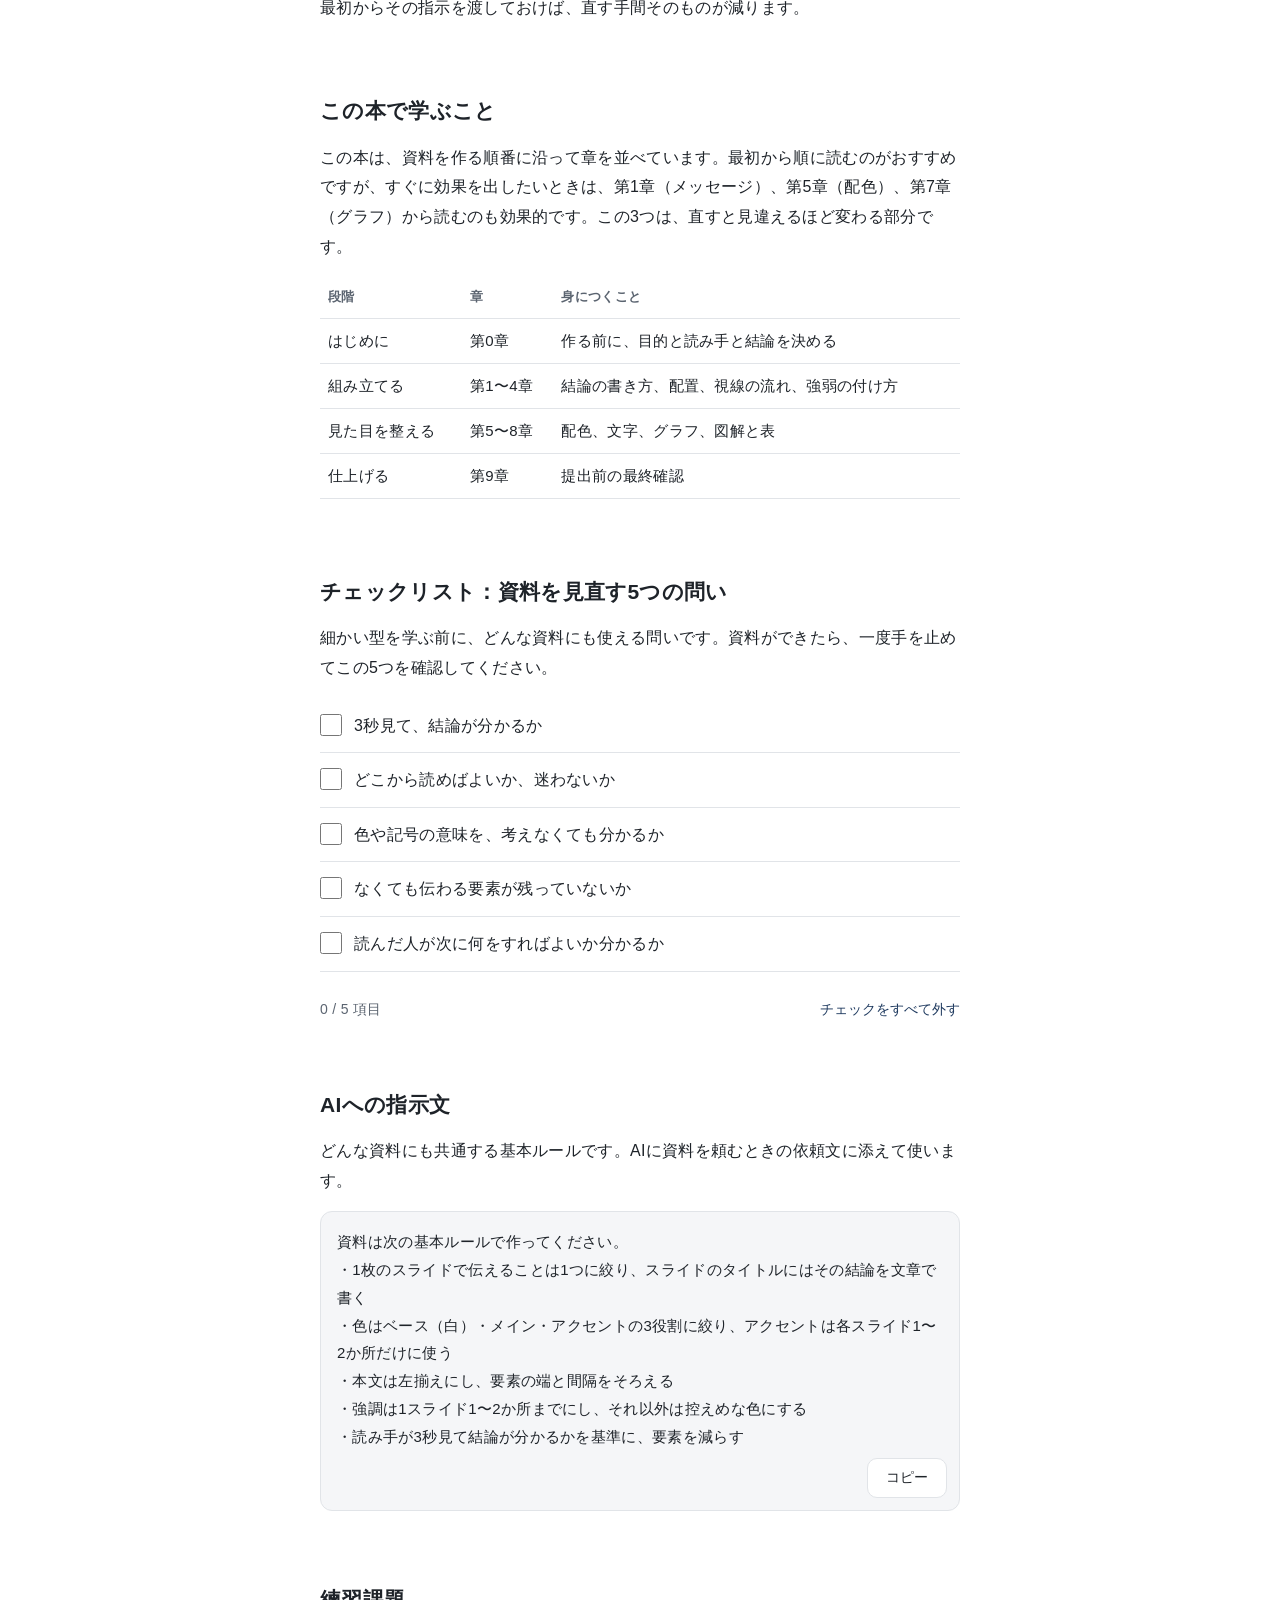
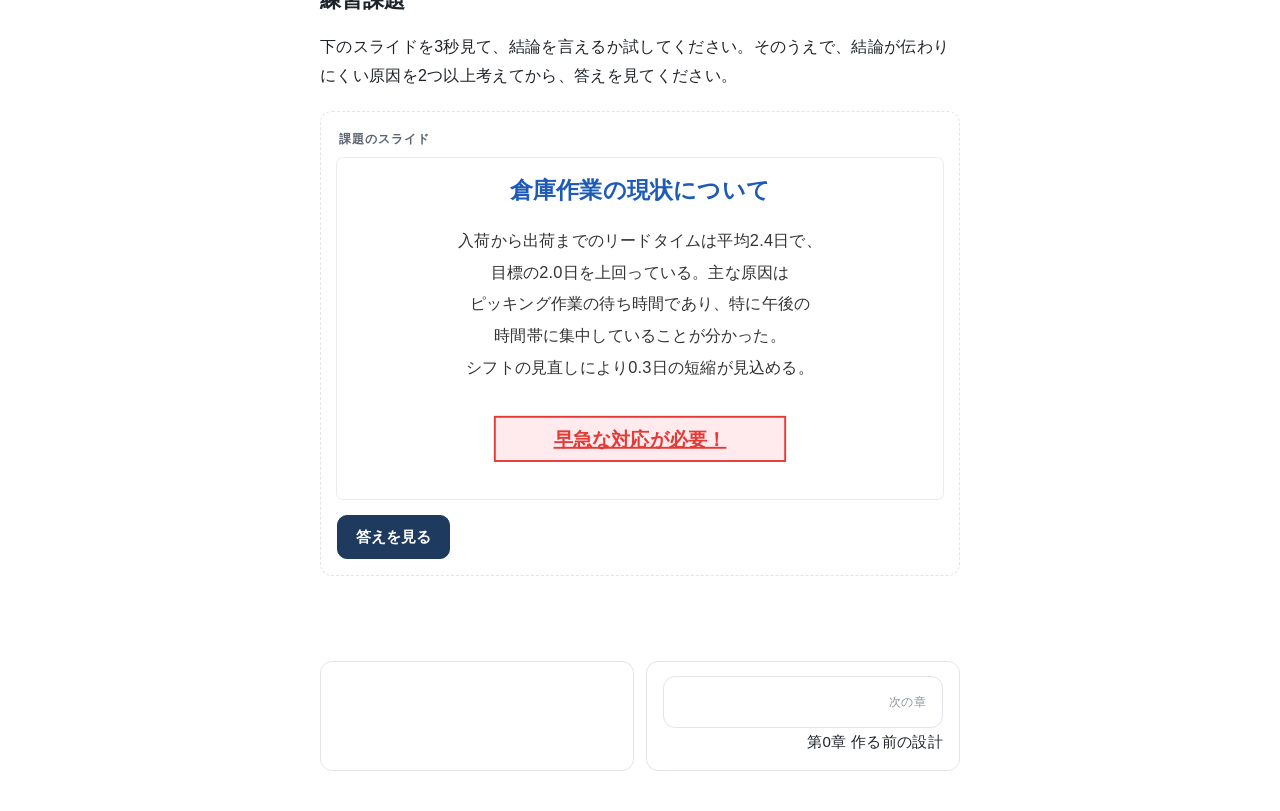
<file: chapters/00-intro.html>
<!doctype html>
<html lang="ja">
<head>
<meta charset="utf-8">
<meta name="viewport" content="width=device-width, initial-scale=1, viewport-fit=cover">
<title>序章 なぜ資料の見た目が大事か｜伝わる資料の教科書</title>
<meta name="theme-color" content="#FFFFFF" media="(prefers-color-scheme: light)">
<meta name="theme-color" content="#15181C" media="(prefers-color-scheme: dark)">
<meta name="apple-mobile-web-app-capable" content="yes">
<meta name="mobile-web-app-capable" content="yes">
<meta name="apple-mobile-web-app-title" content="資料の教科書">
<link rel="manifest" href="../manifest.webmanifest">
<link rel="apple-touch-icon" href="../assets/icons/apple-touch-icon.png">
<link rel="icon" href="../assets/icons/icon-192.png">
<link rel="stylesheet" href="../assets/css/base.css">
<link rel="stylesheet" href="../assets/css/demo.css">
</head>
<body data-chapter="intro">

<header class="topbar">
  <div class="wrap">
    <a class="back" href="../index.html">‹ 目次</a>
    <span class="where">序章 見た目が大事な理由</span>
  </div>
  <div class="progressbar" aria-hidden="true"><span></span></div>
</header>

<main class="wrap">

  <section class="sec" id="start">
    <div class="chapter-head">
      <p class="num">INTRODUCTION</p>
      <h1>なぜ資料の見た目が大事か</h1>
    </div>
    <p>「資料は中身が大事で、見た目はおまけ」と考える人は少なくありません。たしかに、中身のない資料をきれいに飾っても意味はありません。しかし、中身がしっかりしているのに伝わらない資料は、職場で毎日のように生まれています。</p>
    <p>この本では、資料の見た目を<strong>読み手の負担を減らす技術</strong>として扱います。どこから読めばよいか迷わせない、色や記号の意味を考えさせない、結論を探させない。見た目を整えるとは、読み手が内容そのものに集中できるように、余計な仕事を取り除くことです。</p>
    <p>序章では、見た目で伝わり方がどれほど変わるのかを体験し、この本で学ぶことの全体像を確認します。</p>
  </section>

  <section class="sec" id="same">
    <h2>同じ内容でも、見せ方で伝わり方が変わる</h2>
    <p>下の2枚のスライドは、まったく同じ内容を伝えています。ボタンを押すとスライドが3秒だけ表示されるので、その間に結論を読み取れるか試してみてください。切替でもう一方の版も試せます。</p>

    <div class="demo" id="demo-same">
      <p class="demo-label">見本　3秒テスト</p>
      <div class="slide"><div class="svg-wrap"></div><div class="mask">ボタンを押すと、スライドが3秒だけ表示されます</div></div>
      <div class="seg" role="group" aria-label="表示の切替">
        <button data-value="before" aria-pressed="true"><span class="mark">NG</span>よくある版</button>
        <button data-value="after" aria-pressed="false"><span class="mark">OK</span>整えた版</button>
      </div>
      <p style="margin:12px 0 0"><button class="btn primary flash">3秒だけ見る</button></p>
      <p class="demo-note"></p>
    </div>

    <p>会議の資料は、多くの場合このくらいの時間で「読むか、読み流すか」を判断されています。よくある版では、タイトルが「物流コストについて」というテーマ名で、結論は中央揃えの長い文章の中に埋もれています。色もあちこちに使われているので、目がどこに止まればよいのか分かりません。</p>
    <p>整えた版では、タイトルそのものが結論になっており、一番大事な数字が大きく、1か所だけ色を変えて示されています。読み手は探さなくても、結論に目が向きます。どちらも同じ情報を持っているのに、伝わる量がまったく違うのです。</p>
    <div class="rule">
      <span class="label">この本の基準</span>
      <p>3秒見て結論が分かるか。迷ったら、この基準で資料を見直す。</p>
    </div>
  </section>

  <section class="sec" id="load">
    <h2>見た目が乱れると、読み手の頭が疲れる</h2>
    <p>人が一度に頭の中で扱える情報の量には限りがあります。資料を読むとき、その限られた容量は「内容を理解すること」だけに使われるわけではありません。どこから読むかを探したり、色の意味を照らし合わせたり、バラバラな配置から関係を読み取ったりすることにも使われます。</p>

    <div class="demo" id="demo-load">
      <p class="demo-label">見本　読み手の頭の使い方（イメージ）</p>
      <div class="slide"></div>
      <div class="seg" role="group" aria-label="表示の切替">
        <button data-value="before" aria-pressed="true"><span class="mark">NG</span>整っていない資料</button>
        <button data-value="after" aria-pressed="false"><span class="mark">OK</span>整った資料</button>
      </div>
      <p class="demo-note"></p>
    </div>

    <div class="term">
      <b>認知負荷（にんちふか）</b>
      <p>情報を理解するときに、頭にかかる負担のこと。内容そのものの難しさとは別に、見せ方の分かりにくさによっても負担は増えます。</p>
    </div>
    <p>見せ方による負担は、内容と関係のない「余計な仕事」です。読み手は余計な仕事に疲れると、内容を理解する前に読むのをやめてしまいます。逆に言えば、見た目を整えることは、内容を理解するための容量を読み手に返すことなのです。</p>
  </section>

  <section class="sec" id="ai">
    <h2>AIに資料を作らせる時代に、型を知る意味</h2>
    <p>今はAIに頼めば、それらしいスライドが数十秒でできあがります。それでも型を知っておく価値は残ります。AIの出力が「なんとなくイマイチ」なとき、どこが悪いのかを言葉にできなければ、直してもらうことができないからです。</p>
    <p>型を知っていると、AIへの修正の指示が具体的になります。指示が具体的になれば、AIの直しも一度で的確に決まります。</p>
    <div class="cards">
      <div class="card">
        <b><span class="tag ng">NG</span>型を知らないときの指示</b>
        <p>「もう少し見やすくしてください」「もっとかっこよくしてください」</p>
      </div>
      <div class="card">
        <b><span class="tag ok">OK</span>型を知っているときの指示</b>
        <p>「タイトルを結論の文にしてください」「強調は削減額の1か所だけにして、他の棒はグレーにしてください」「本文を左揃えにして、左端をそろえてください」</p>
      </div>
    </div>
    <p>この本の各章の終わりには、その章の型をAIに守らせるための指示文を載せています。最初からその指示を渡しておけば、直す手間そのものが減ります。</p>
  </section>

  <section class="sec" id="map">
    <h2>この本で学ぶこと</h2>
    <p>この本は、資料を作る順番に沿って章を並べています。最初から順に読むのがおすすめですが、すぐに効果を出したいときは、第1章（メッセージ）、第5章（配色）、第7章（グラフ）から読むのも効果的です。この3つは、直すと見違えるほど変わる部分です。</p>
    <div class="table-wrap">
      <table>
        <thead><tr><th>段階</th><th>章</th><th>身につくこと</th></tr></thead>
        <tbody>
          <tr><td>はじめに</td><td>第0章</td><td>作る前に、目的と読み手と結論を決める</td></tr>
          <tr><td>組み立てる</td><td>第1〜4章</td><td>結論の書き方、配置、視線の流れ、強弱の付け方</td></tr>
          <tr><td>見た目を整える</td><td>第5〜8章</td><td>配色、文字、グラフ、図解と表</td></tr>
          <tr><td>仕上げる</td><td>第9章</td><td>提出前の最終確認</td></tr>
        </tbody>
      </table>
    </div>
  </section>

  <section class="sec" id="checklist">
    <h2>チェックリスト：資料を見直す5つの問い</h2>
    <p>細かい型を学ぶ前に、どんな資料にも使える問いです。資料ができたら、一度手を止めてこの5つを確認してください。</p>
    <ul class="checklist" data-key="intro">
      <li><label><input type="checkbox" data-id="3sec">3秒見て、結論が分かるか</label></li>
      <li><label><input type="checkbox" data-id="where">どこから読めばよいか、迷わないか</label></li>
      <li><label><input type="checkbox" data-id="color">色や記号の意味を、考えなくても分かるか</label></li>
      <li><label><input type="checkbox" data-id="reduce">なくても伝わる要素が残っていないか</label></li>
      <li><label><input type="checkbox" data-id="action">読んだ人が次に何をすればよいか分かるか</label></li>
    </ul>
    <div class="checklist-meta" data-checklist-meta="intro">
      <span class="count"></span>
      <button class="linkbtn reset">チェックをすべて外す</button>
    </div>
  </section>

  <section class="sec" id="prompt">
    <h2>AIへの指示文</h2>
    <p>どんな資料にも共通する基本ルールです。AIに資料を頼むときの依頼文に添えて使います。</p>
    <div class="copybox" data-prompt="intro"></div>
  </section>

  <section class="sec" id="practice">
    <h2>練習課題</h2>
    <p>下のスライドを3秒見て、結論を言えるか試してください。そのうえで、結論が伝わりにくい原因を2つ以上考えてから、答えを見てください。</p>
    <div class="practice">
      <p class="demo-label">課題のスライド</p>
      <div class="slide" id="practice-before"></div>
      <p style="margin:16px 0 0"><button class="btn primary" data-reveal="practice-answer">答えを見る</button></p>
      <div class="answer" id="practice-answer" hidden>
        <p class="demo-label">直した例</p>
        <div class="slide" id="practice-after"></div>
        <h3>直したポイント</h3>
        <p>一番の原因は、結論がどこにも書かれていないことです。タイトルは「現状について」というテーマ名で、本文の最後まで読まないと「シフトを見直す」という結論にたどり着けません。直した例では、結論をそのままタイトルにしました。</p>
        <p>次に、数字の比較を文章から取り出しました。現状・見直し後・目標の3つの数字が文章の中に散らばっていると、読み手は頭の中で並べ替える必要があります。横に並べて置けば、比べる作業は目に任せられます。</p>
        <p>最後に、赤い囲みと下線の「早急な対応が必要！」をやめました。強い装飾は不安をあおるだけで、何をすべきかは伝えません。代わりに、具体的な打ち手を一文で書いています。</p>
      </div>
    </div>
  </section>

  <nav class="pager" aria-label="前後の章"></nav>
</main>

<script src="../assets/js/chapters.js"></script>
<script src="../assets/js/prompts.js"></script>
<script src="../assets/js/app.js"></script>
<script src="../assets/js/kit.js"></script>
<script src="../assets/js/demos/intro.js"></script>
</body>
</html>
</file>
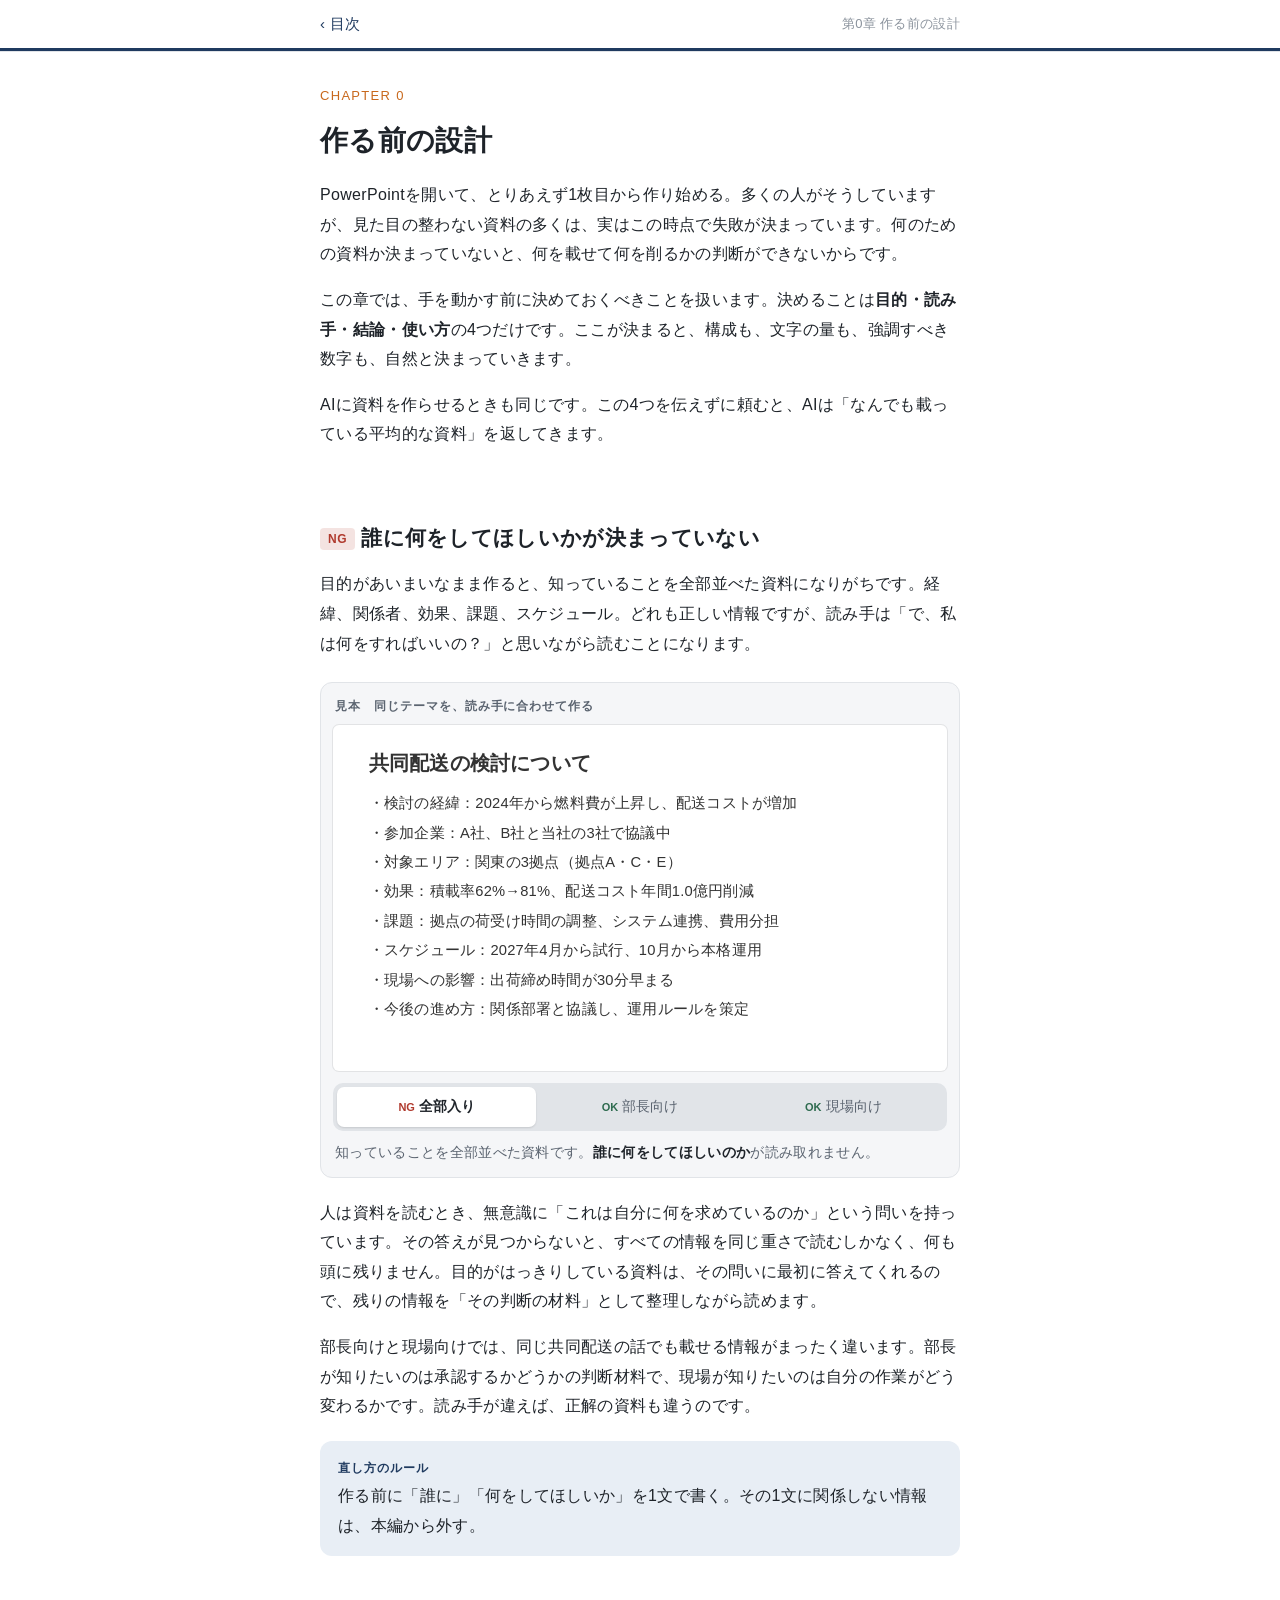
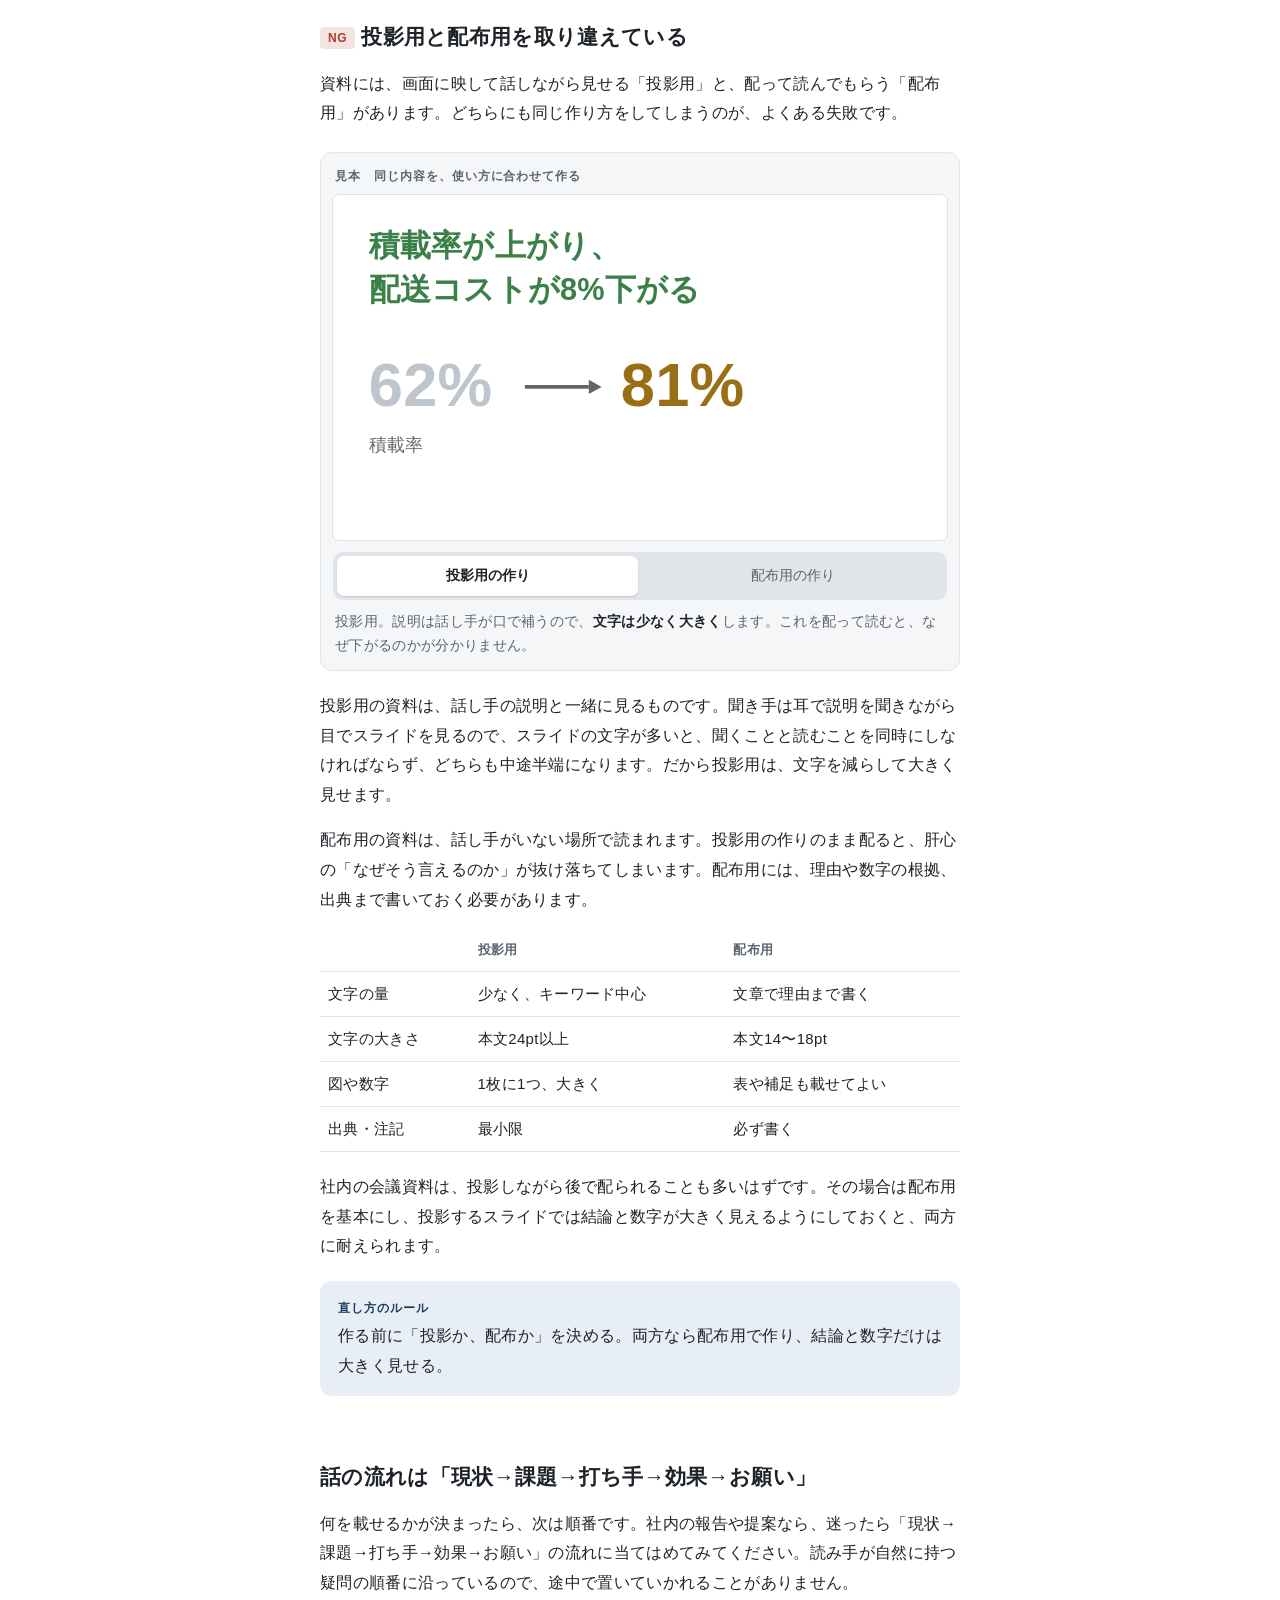
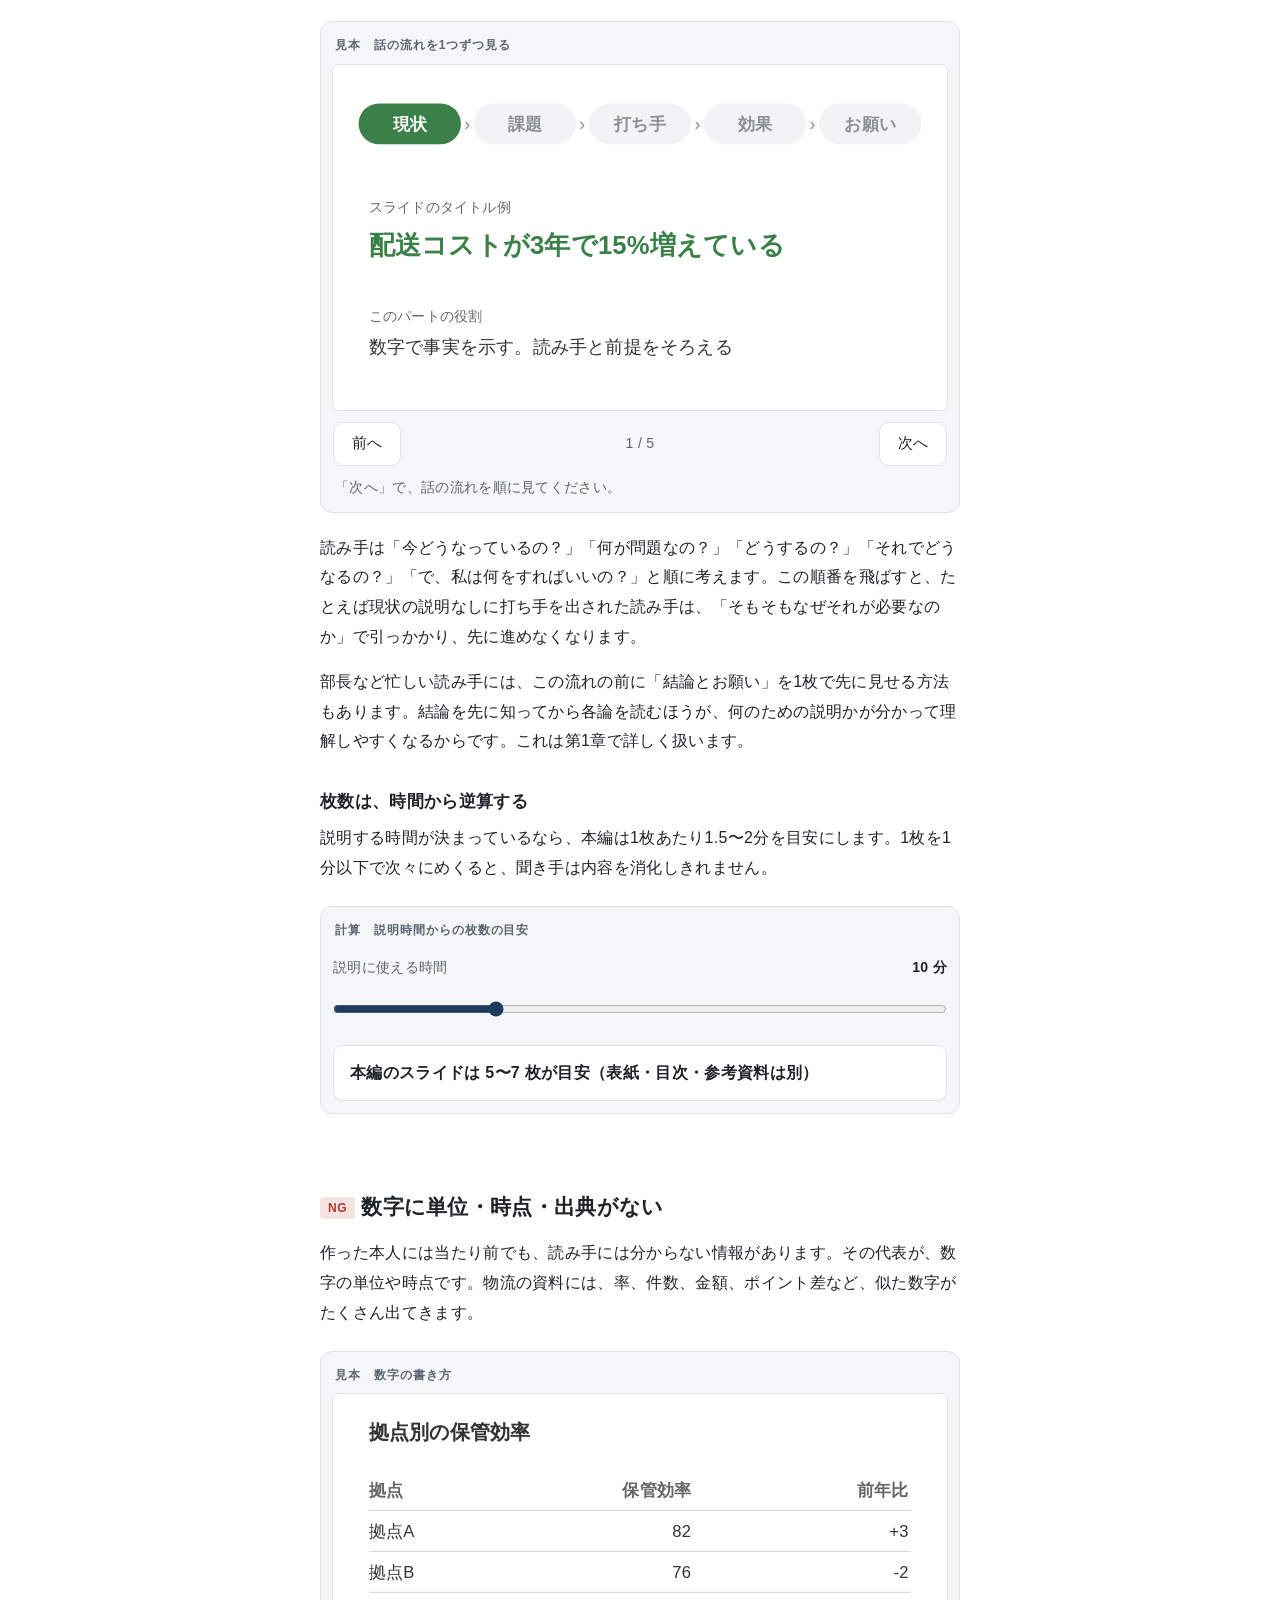
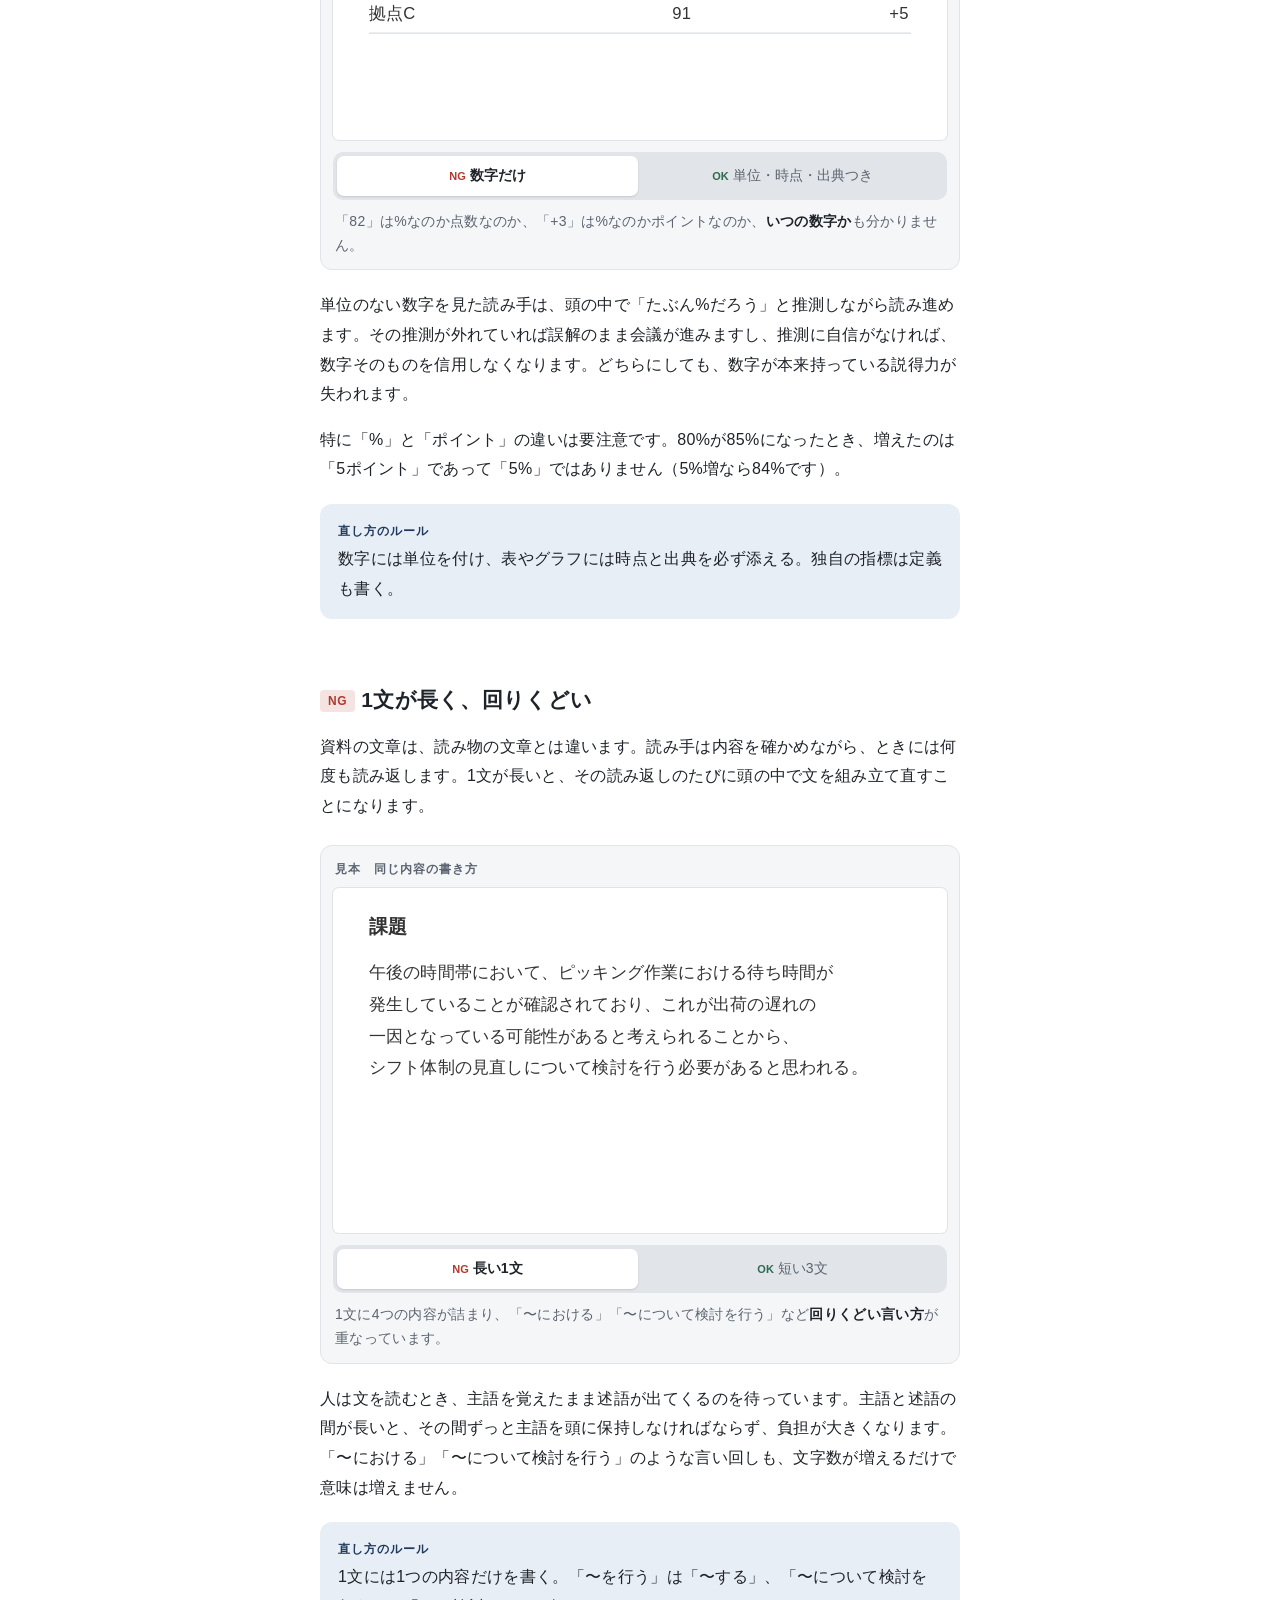
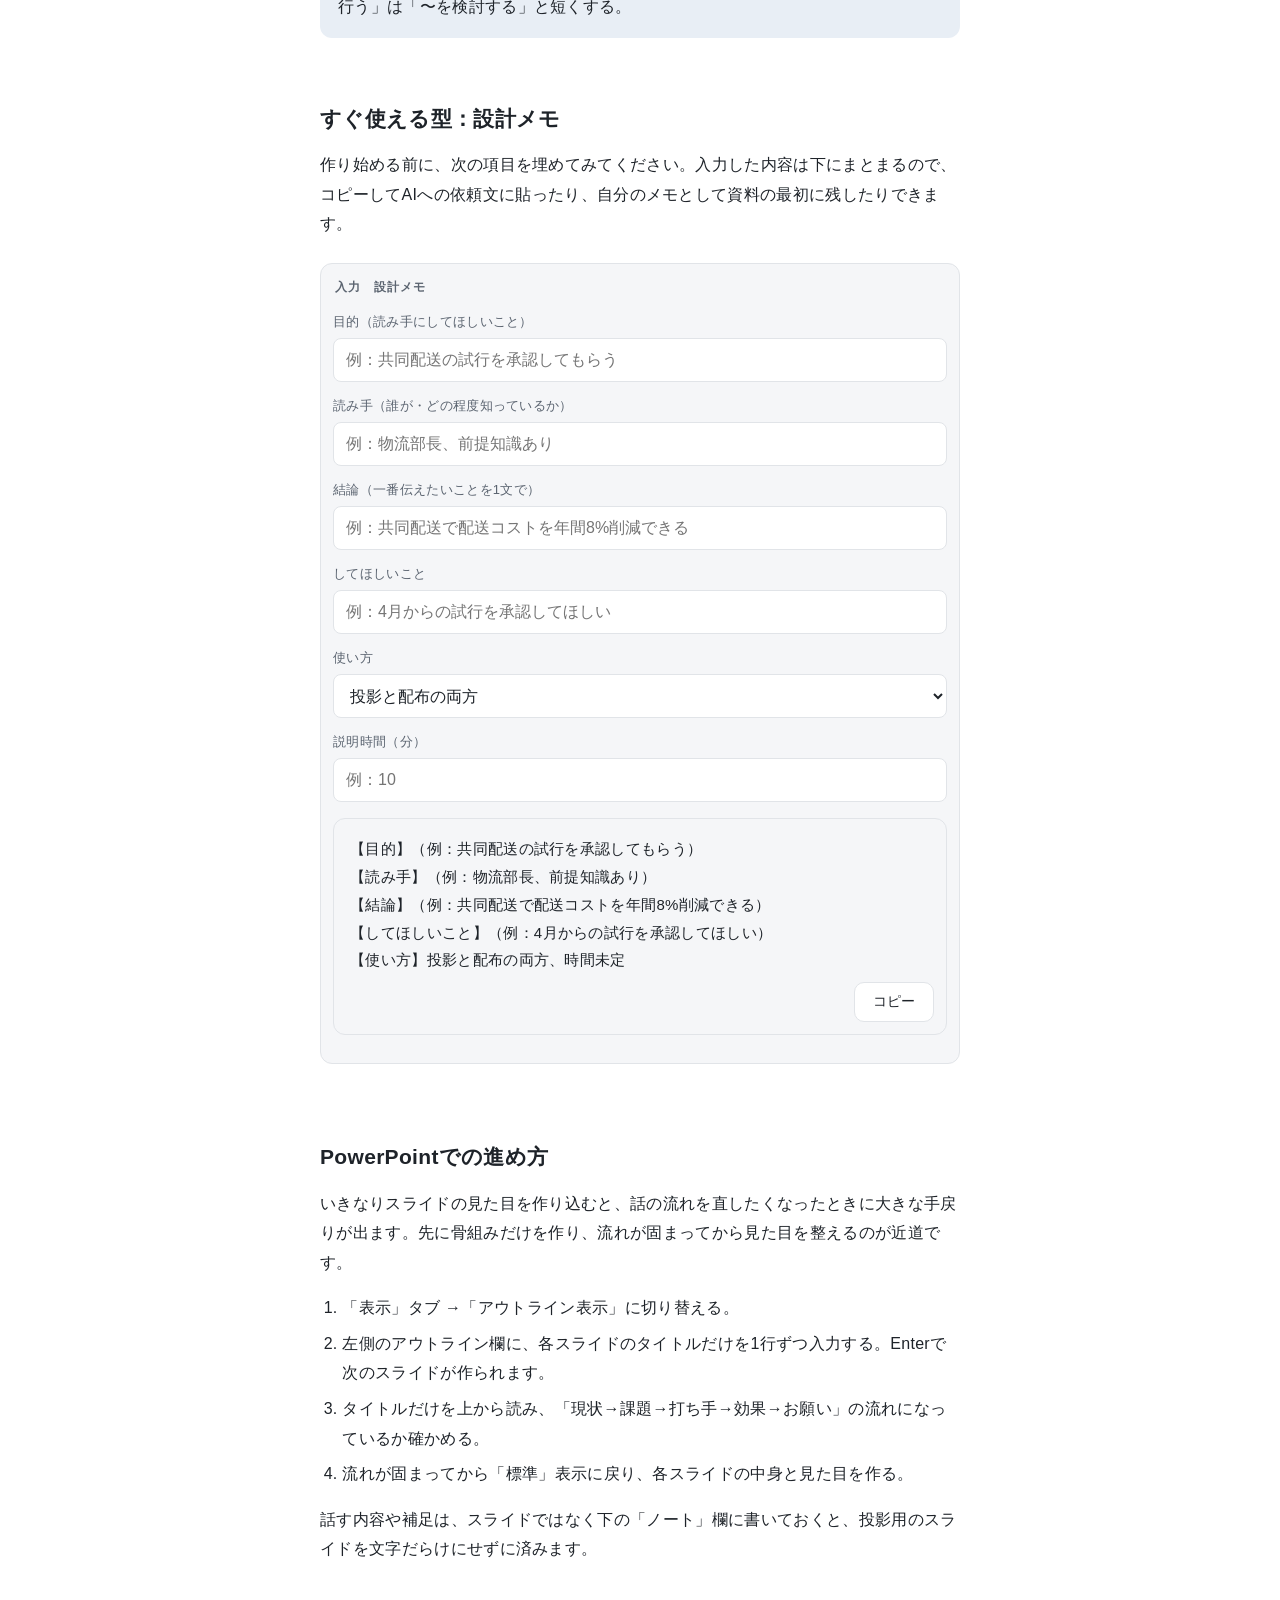
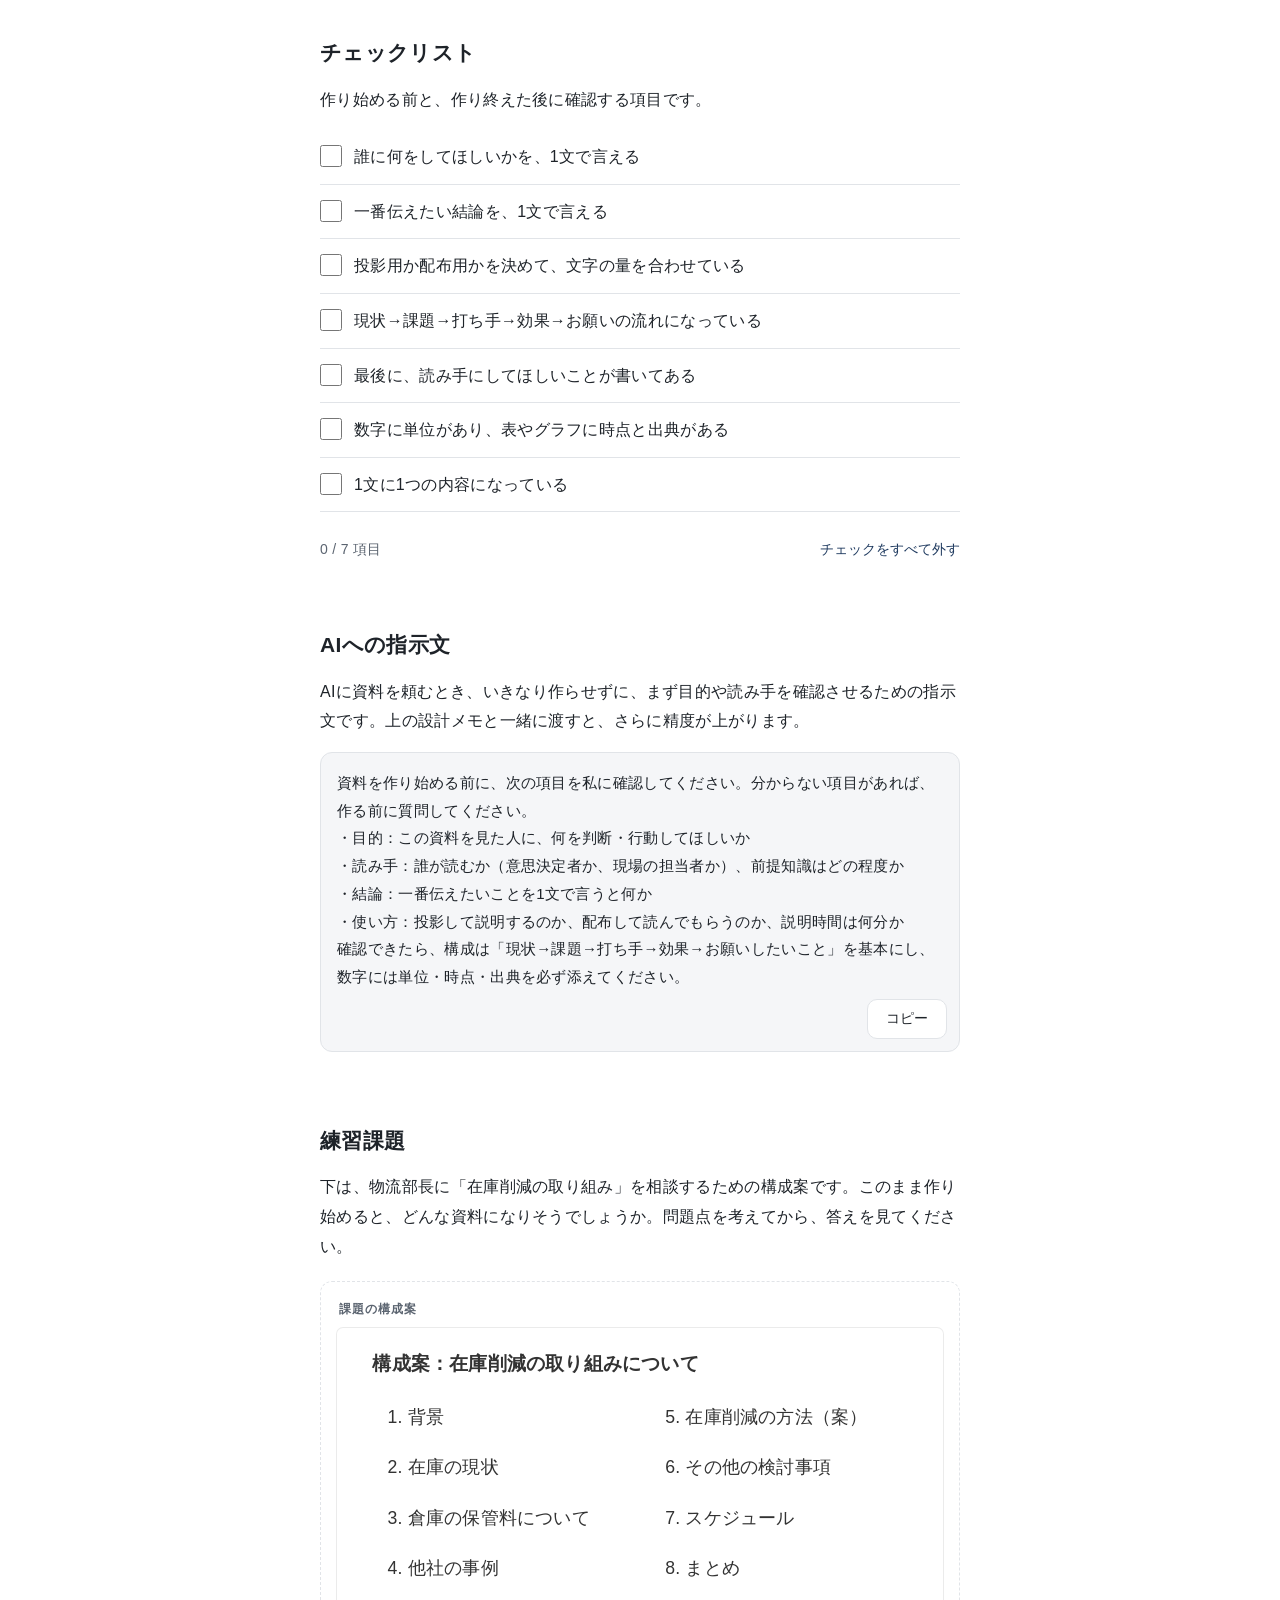
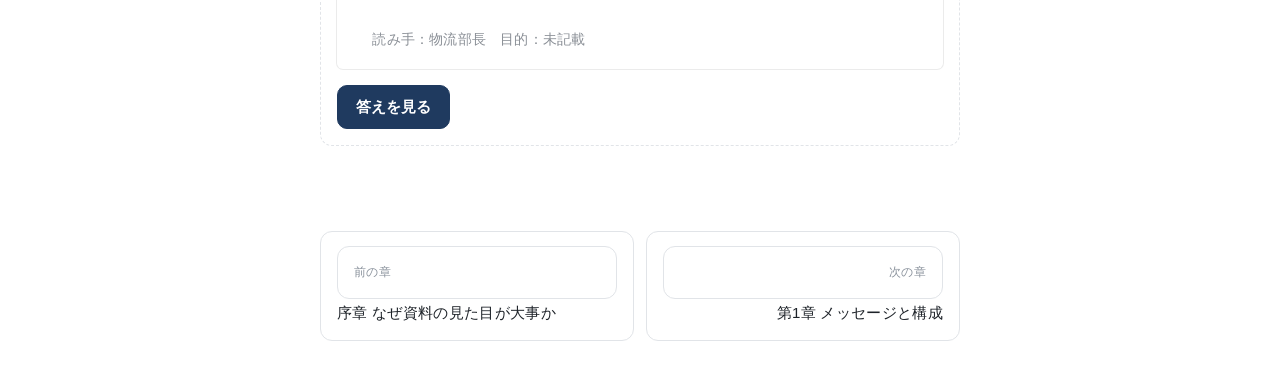
<file: chapters/00-planning.html>
<!doctype html>
<html lang="ja">
<head>
<meta charset="utf-8">
<meta name="viewport" content="width=device-width, initial-scale=1, viewport-fit=cover">
<title>第0章 作る前の設計｜伝わる資料の教科書</title>
<meta name="theme-color" content="#FFFFFF" media="(prefers-color-scheme: light)">
<meta name="theme-color" content="#15181C" media="(prefers-color-scheme: dark)">
<meta name="apple-mobile-web-app-capable" content="yes">
<meta name="mobile-web-app-capable" content="yes">
<meta name="apple-mobile-web-app-title" content="資料の教科書">
<link rel="manifest" href="../manifest.webmanifest">
<link rel="apple-touch-icon" href="../assets/icons/apple-touch-icon.png">
<link rel="icon" href="../assets/icons/icon-192.png">
<link rel="stylesheet" href="../assets/css/base.css">
<link rel="stylesheet" href="../assets/css/demo.css">
</head>
<body data-chapter="ch00">

<header class="topbar">
  <div class="wrap">
    <a class="back" href="../index.html">‹ 目次</a>
    <span class="where">第0章 作る前の設計</span>
  </div>
  <div class="progressbar" aria-hidden="true"><span></span></div>
</header>

<main class="wrap">

  <section class="sec" id="start">
    <div class="chapter-head">
      <p class="num">CHAPTER 0</p>
      <h1>作る前の設計</h1>
    </div>
    <p>PowerPointを開いて、とりあえず1枚目から作り始める。多くの人がそうしていますが、見た目の整わない資料の多くは、実はこの時点で失敗が決まっています。何のための資料か決まっていないと、何を載せて何を削るかの判断ができないからです。</p>
    <p>この章では、手を動かす前に決めておくべきことを扱います。決めることは<strong>目的・読み手・結論・使い方</strong>の4つだけです。ここが決まると、構成も、文字の量も、強調すべき数字も、自然と決まっていきます。</p>
    <p>AIに資料を作らせるときも同じです。この4つを伝えずに頼むと、AIは「なんでも載っている平均的な資料」を返してきます。</p>
  </section>

  <section class="sec" id="purpose">
    <h2><span class="tag ng">NG</span>誰に何をしてほしいかが決まっていない</h2>
    <p>目的があいまいなまま作ると、知っていることを全部並べた資料になりがちです。経緯、関係者、効果、課題、スケジュール。どれも正しい情報ですが、読み手は「で、私は何をすればいいの？」と思いながら読むことになります。</p>

    <div class="demo" id="demo-purpose">
      <p class="demo-label">見本　同じテーマを、読み手に合わせて作る</p>
      <div class="slide"></div>
      <div class="seg" role="group" aria-label="表示の切替">
        <button data-value="before" aria-pressed="true"><span class="mark">NG</span>全部入り</button>
        <button data-value="boss" aria-pressed="false"><span class="mark" style="color:var(--ok)">OK</span>部長向け</button>
        <button data-value="field" aria-pressed="false"><span class="mark" style="color:var(--ok)">OK</span>現場向け</button>
      </div>
      <p class="demo-note"></p>
    </div>

    <p>人は資料を読むとき、無意識に「これは自分に何を求めているのか」という問いを持っています。その答えが見つからないと、すべての情報を同じ重さで読むしかなく、何も頭に残りません。目的がはっきりしている資料は、その問いに最初に答えてくれるので、残りの情報を「その判断の材料」として整理しながら読めます。</p>
    <p>部長向けと現場向けでは、同じ共同配送の話でも載せる情報がまったく違います。部長が知りたいのは承認するかどうかの判断材料で、現場が知りたいのは自分の作業がどう変わるかです。読み手が違えば、正解の資料も違うのです。</p>
    <div class="rule">
      <span class="label">直し方のルール</span>
      <p>作る前に「誰に」「何をしてほしいか」を1文で書く。その1文に関係しない情報は、本編から外す。</p>
    </div>
  </section>

  <section class="sec" id="format">
    <h2><span class="tag ng">NG</span>投影用と配布用を取り違えている</h2>
    <p>資料には、画面に映して話しながら見せる「投影用」と、配って読んでもらう「配布用」があります。どちらにも同じ作り方をしてしまうのが、よくある失敗です。</p>

    <div class="demo" id="demo-format">
      <p class="demo-label">見本　同じ内容を、使い方に合わせて作る</p>
      <div class="slide"></div>
      <div class="seg" role="group" aria-label="表示の切替">
        <button data-value="screen" aria-pressed="true">投影用の作り</button>
        <button data-value="paper" aria-pressed="false">配布用の作り</button>
      </div>
      <p class="demo-note"></p>
    </div>

    <p>投影用の資料は、話し手の説明と一緒に見るものです。聞き手は耳で説明を聞きながら目でスライドを見るので、スライドの文字が多いと、聞くことと読むことを同時にしなければならず、どちらも中途半端になります。だから投影用は、文字を減らして大きく見せます。</p>
    <p>配布用の資料は、話し手がいない場所で読まれます。投影用の作りのまま配ると、肝心の「なぜそう言えるのか」が抜け落ちてしまいます。配布用には、理由や数字の根拠、出典まで書いておく必要があります。</p>
    <div class="table-wrap">
      <table>
        <thead><tr><th></th><th>投影用</th><th>配布用</th></tr></thead>
        <tbody>
          <tr><td>文字の量</td><td>少なく、キーワード中心</td><td>文章で理由まで書く</td></tr>
          <tr><td>文字の大きさ</td><td>本文24pt以上</td><td>本文14〜18pt</td></tr>
          <tr><td>図や数字</td><td>1枚に1つ、大きく</td><td>表や補足も載せてよい</td></tr>
          <tr><td>出典・注記</td><td>最小限</td><td>必ず書く</td></tr>
        </tbody>
      </table>
    </div>
    <p>社内の会議資料は、投影しながら後で配られることも多いはずです。その場合は配布用を基本にし、投影するスライドでは結論と数字が大きく見えるようにしておくと、両方に耐えられます。</p>
    <div class="rule">
      <span class="label">直し方のルール</span>
      <p>作る前に「投影か、配布か」を決める。両方なら配布用で作り、結論と数字だけは大きく見せる。</p>
    </div>
  </section>

  <section class="sec" id="story">
    <h2>話の流れは「現状→課題→打ち手→効果→お願い」</h2>
    <p>何を載せるかが決まったら、次は順番です。社内の報告や提案なら、迷ったら「現状→課題→打ち手→効果→お願い」の流れに当てはめてみてください。読み手が自然に持つ疑問の順番に沿っているので、途中で置いていかれることがありません。</p>

    <div class="demo" id="demo-story">
      <p class="demo-label">見本　話の流れを1つずつ見る</p>
      <div class="slide"></div>
      <div class="stepper-ctrl">
        <button class="btn prev">前へ</button>
        <span class="pos"></span>
        <button class="btn next">次へ</button>
      </div>
      <p class="demo-note"></p>
    </div>

    <p>読み手は「今どうなっているの？」「何が問題なの？」「どうするの？」「それでどうなるの？」「で、私は何をすればいいの？」と順に考えます。この順番を飛ばすと、たとえば現状の説明なしに打ち手を出された読み手は、「そもそもなぜそれが必要なのか」で引っかかり、先に進めなくなります。</p>
    <p>部長など忙しい読み手には、この流れの前に「結論とお願い」を1枚で先に見せる方法もあります。結論を先に知ってから各論を読むほうが、何のための説明かが分かって理解しやすくなるからです。これは第1章で詳しく扱います。</p>

    <h3>枚数は、時間から逆算する</h3>
    <p>説明する時間が決まっているなら、本編は1枚あたり1.5〜2分を目安にします。1枚を1分以下で次々にめくると、聞き手は内容を消化しきれません。</p>
    <div class="demo" id="demo-time">
      <p class="demo-label">計算　説明時間からの枚数の目安</p>
      <div class="control">
        <div class="control-row"><span>説明に使える時間</span><output>-</output></div>
        <input type="range" min="3" max="30" step="1" value="10" aria-label="説明に使える時間（分）">
      </div>
      <div class="result-line"></div>
    </div>
  </section>

  <section class="sec" id="numbers">
    <h2><span class="tag ng">NG</span>数字に単位・時点・出典がない</h2>
    <p>作った本人には当たり前でも、読み手には分からない情報があります。その代表が、数字の単位や時点です。物流の資料には、率、件数、金額、ポイント差など、似た数字がたくさん出てきます。</p>

    <div class="demo" id="demo-numbers">
      <p class="demo-label">見本　数字の書き方</p>
      <div class="slide"></div>
      <div class="seg" role="group" aria-label="表示の切替">
        <button data-value="before" aria-pressed="true"><span class="mark">NG</span>数字だけ</button>
        <button data-value="after" aria-pressed="false"><span class="mark">OK</span>単位・時点・出典つき</button>
      </div>
      <p class="demo-note"></p>
    </div>

    <p>単位のない数字を見た読み手は、頭の中で「たぶん%だろう」と推測しながら読み進めます。その推測が外れていれば誤解のまま会議が進みますし、推測に自信がなければ、数字そのものを信用しなくなります。どちらにしても、数字が本来持っている説得力が失われます。</p>
    <p>特に「%」と「ポイント」の違いは要注意です。80%が85%になったとき、増えたのは「5ポイント」であって「5%」ではありません（5%増なら84%です）。</p>
    <div class="rule">
      <span class="label">直し方のルール</span>
      <p>数字には単位を付け、表やグラフには時点と出典を必ず添える。独自の指標は定義も書く。</p>
    </div>
  </section>

  <section class="sec" id="writing">
    <h2><span class="tag ng">NG</span>1文が長く、回りくどい</h2>
    <p>資料の文章は、読み物の文章とは違います。読み手は内容を確かめながら、ときには何度も読み返します。1文が長いと、その読み返しのたびに頭の中で文を組み立て直すことになります。</p>

    <div class="demo" id="demo-writing">
      <p class="demo-label">見本　同じ内容の書き方</p>
      <div class="slide"></div>
      <div class="seg" role="group" aria-label="表示の切替">
        <button data-value="before" aria-pressed="true"><span class="mark">NG</span>長い1文</button>
        <button data-value="after" aria-pressed="false"><span class="mark">OK</span>短い3文</button>
      </div>
      <p class="demo-note"></p>
    </div>

    <p>人は文を読むとき、主語を覚えたまま述語が出てくるのを待っています。主語と述語の間が長いと、その間ずっと主語を頭に保持しなければならず、負担が大きくなります。「〜における」「〜について検討を行う」のような言い回しも、文字数が増えるだけで意味は増えません。</p>
    <div class="rule">
      <span class="label">直し方のルール</span>
      <p>1文には1つの内容だけを書く。「〜を行う」は「〜する」、「〜について検討を行う」は「〜を検討する」と短くする。</p>
    </div>
  </section>

  <section class="sec" id="template">
    <h2>すぐ使える型：設計メモ</h2>
    <p>作り始める前に、次の項目を埋めてみてください。入力した内容は下にまとまるので、コピーしてAIへの依頼文に貼ったり、自分のメモとして資料の最初に残したりできます。</p>
    <div class="demo" id="demo-memo">
      <p class="demo-label">入力　設計メモ</p>
      <label class="field">目的（読み手にしてほしいこと）<input name="purpose" placeholder="例：共同配送の試行を承認してもらう"></label>
      <label class="field">読み手（誰が・どの程度知っているか）<input name="reader" placeholder="例：物流部長、前提知識あり"></label>
      <label class="field">結論（一番伝えたいことを1文で）<input name="conclusion" placeholder="例：共同配送で配送コストを年間8%削減できる"></label>
      <label class="field">してほしいこと<input name="action" placeholder="例：4月からの試行を承認してほしい"></label>
      <label class="field">使い方
        <select name="use"><option>投影と配布の両方</option><option>投影のみ</option><option>配布のみ</option></select>
      </label>
      <label class="field">説明時間（分）<input name="minutes" inputmode="numeric" placeholder="例：10"></label>
      <div class="copybox"><div id="memo-out"></div><button class="btn" data-copy-target="memo-out">コピー</button></div>
    </div>
  </section>

  <section class="sec" id="howto">
    <h2>PowerPointでの進め方</h2>
    <p>いきなりスライドの見た目を作り込むと、話の流れを直したくなったときに大きな手戻りが出ます。先に骨組みだけを作り、流れが固まってから見た目を整えるのが近道です。</p>
    <ol class="steps">
      <li>「表示」タブ →「アウトライン表示」に切り替える。</li>
      <li>左側のアウトライン欄に、各スライドのタイトルだけを1行ずつ入力する。Enterで次のスライドが作られます。</li>
      <li>タイトルだけを上から読み、「現状→課題→打ち手→効果→お願い」の流れになっているか確かめる。</li>
      <li>流れが固まってから「標準」表示に戻り、各スライドの中身と見た目を作る。</li>
    </ol>
    <p>話す内容や補足は、スライドではなく下の「ノート」欄に書いておくと、投影用のスライドを文字だらけにせずに済みます。</p>
  </section>

  <section class="sec" id="checklist">
    <h2>チェックリスト</h2>
    <p>作り始める前と、作り終えた後に確認する項目です。</p>
    <ul class="checklist" data-key="ch00">
      <li><label><input type="checkbox" data-id="purpose">誰に何をしてほしいかを、1文で言える</label></li>
      <li><label><input type="checkbox" data-id="conclusion">一番伝えたい結論を、1文で言える</label></li>
      <li><label><input type="checkbox" data-id="use">投影用か配布用かを決めて、文字の量を合わせている</label></li>
      <li><label><input type="checkbox" data-id="story">現状→課題→打ち手→効果→お願いの流れになっている</label></li>
      <li><label><input type="checkbox" data-id="ask">最後に、読み手にしてほしいことが書いてある</label></li>
      <li><label><input type="checkbox" data-id="unit">数字に単位があり、表やグラフに時点と出典がある</label></li>
      <li><label><input type="checkbox" data-id="short">1文に1つの内容になっている</label></li>
    </ul>
    <div class="checklist-meta" data-checklist-meta="ch00">
      <span class="count"></span>
      <button class="linkbtn reset">チェックをすべて外す</button>
    </div>
  </section>

  <section class="sec" id="prompt">
    <h2>AIへの指示文</h2>
    <p>AIに資料を頼むとき、いきなり作らせずに、まず目的や読み手を確認させるための指示文です。上の設計メモと一緒に渡すと、さらに精度が上がります。</p>
    <div class="copybox" data-prompt="ch00"></div>
  </section>

  <section class="sec" id="practice">
    <h2>練習課題</h2>
    <p>下は、物流部長に「在庫削減の取り組み」を相談するための構成案です。このまま作り始めると、どんな資料になりそうでしょうか。問題点を考えてから、答えを見てください。</p>
    <div class="practice">
      <p class="demo-label">課題の構成案</p>
      <div class="slide" id="practice-before"></div>
      <p style="margin:16px 0 0"><button class="btn primary" data-reveal="practice-answer">答えを見る</button></p>
      <div class="answer" id="practice-answer" hidden>
        <p class="demo-label">直した例</p>
        <div class="slide" id="practice-after"></div>
        <h3>直したポイント</h3>
        <p>課題の構成案は、目的が書かれていないため、項目がすべてテーマ名になっています。「背景」「現状」「その他の検討事項」では、それぞれのスライドで何を言うのかが決まっていません。このまま作ると、知っていることを全部並べた資料になります。</p>
        <p>直した例では、まず資料全体の結論を「在庫を2割減らし、保管料の値上げ分を吸収する」と決めました。そのうえで「現状→課題→打ち手→効果→お願い」の5つに絞り、各項目に言いたいことを1文で書いています。他社の事例やスケジュールのような補足は、本編から外して参考資料に回します。</p>
        <p>最後の「お願い」が、部長に判断してほしいことです。これがあることで、部長は資料を「承認するかどうか」という視点で読めるようになります。</p>
      </div>
    </div>
  </section>

  <nav class="pager" aria-label="前後の章"></nav>
</main>

<script src="../assets/js/chapters.js"></script>
<script src="../assets/js/prompts.js"></script>
<script src="../assets/js/app.js"></script>
<script src="../assets/js/kit.js"></script>
<script src="../assets/js/demos/ch00.js"></script>
</body>
</html>
</file>
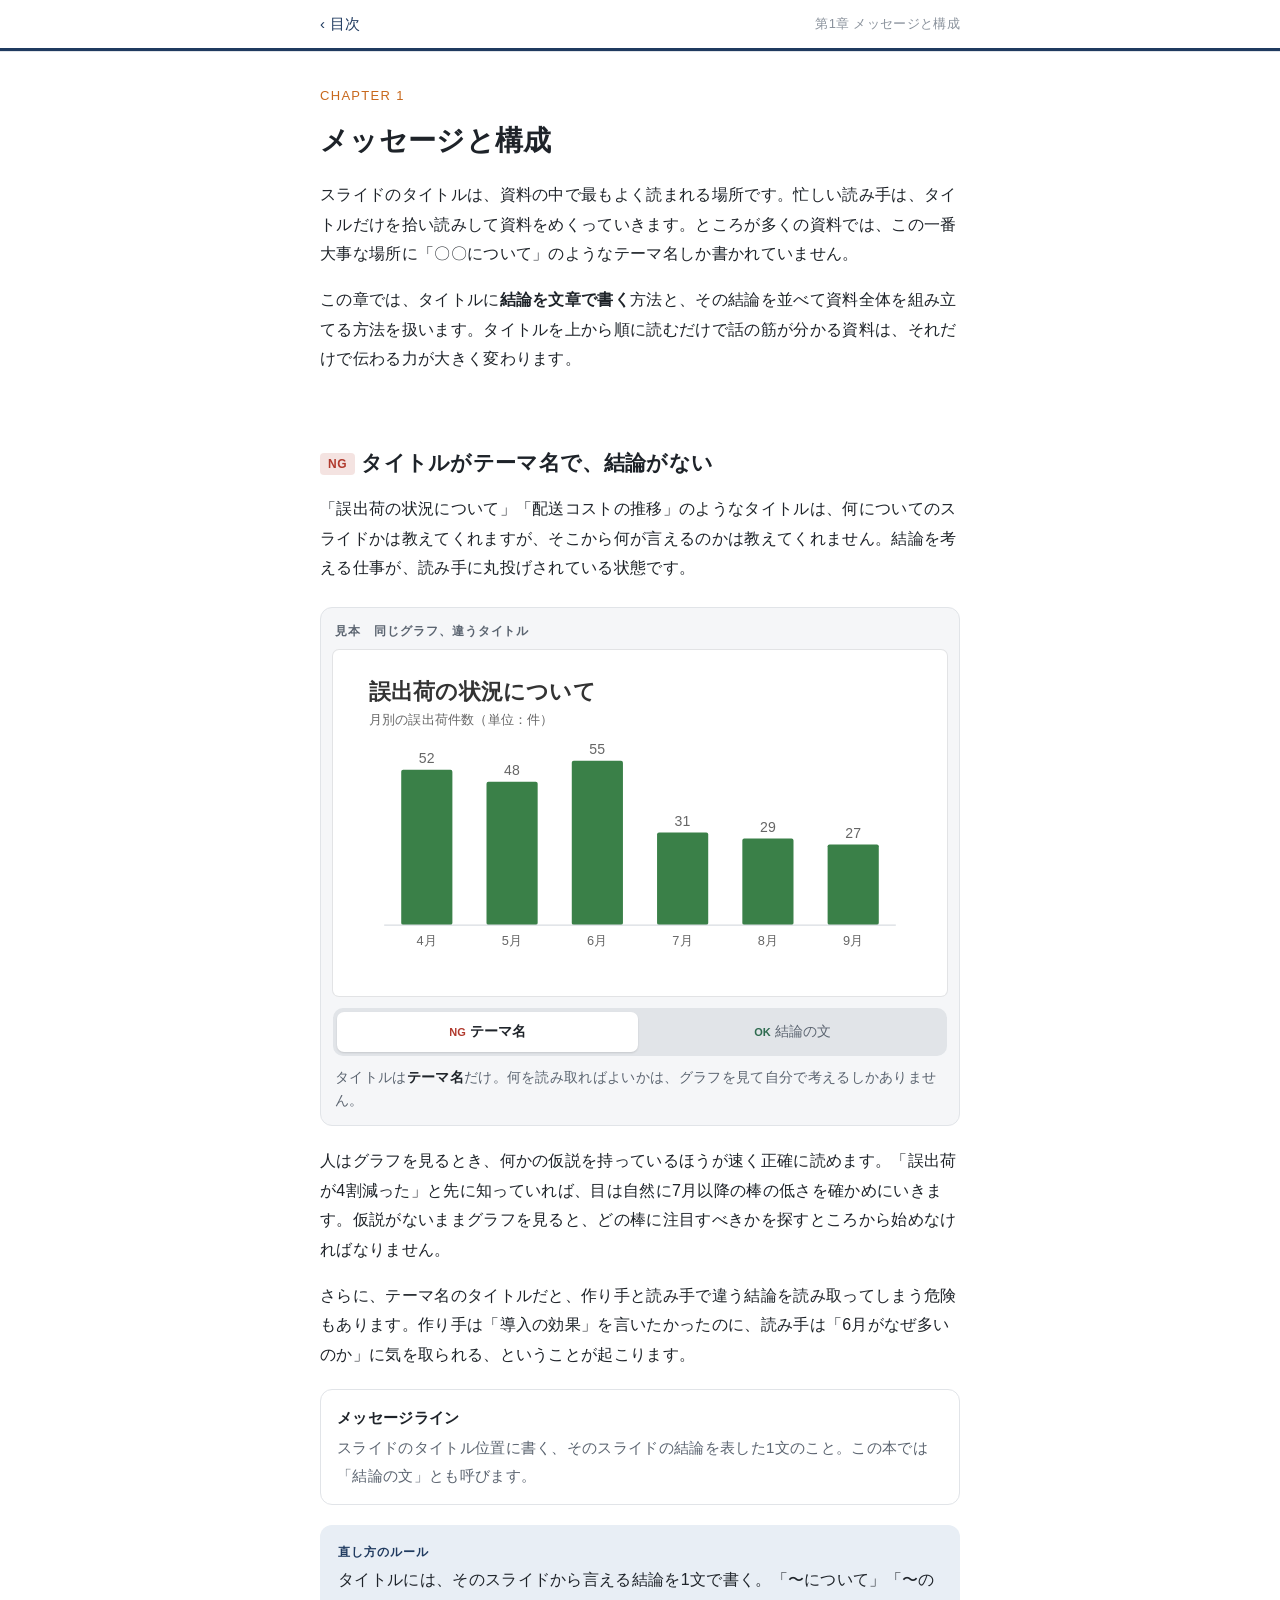
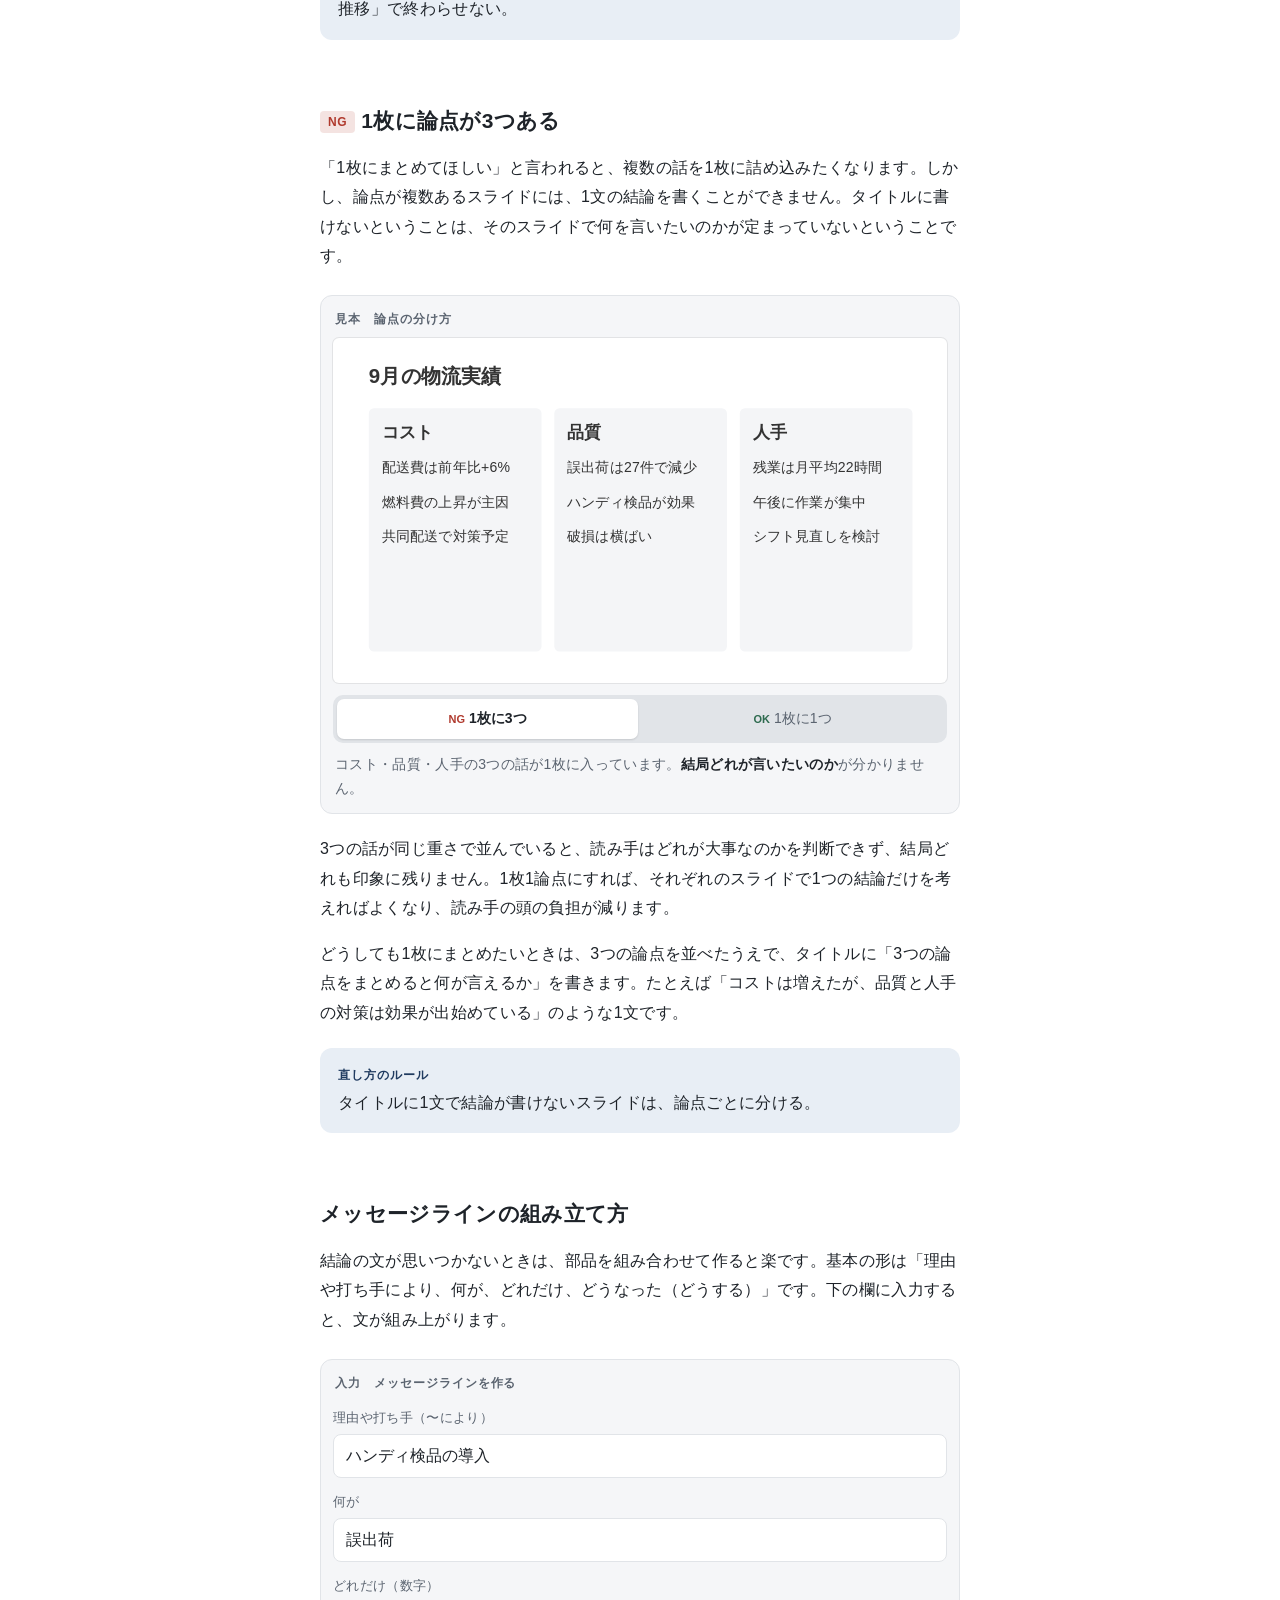
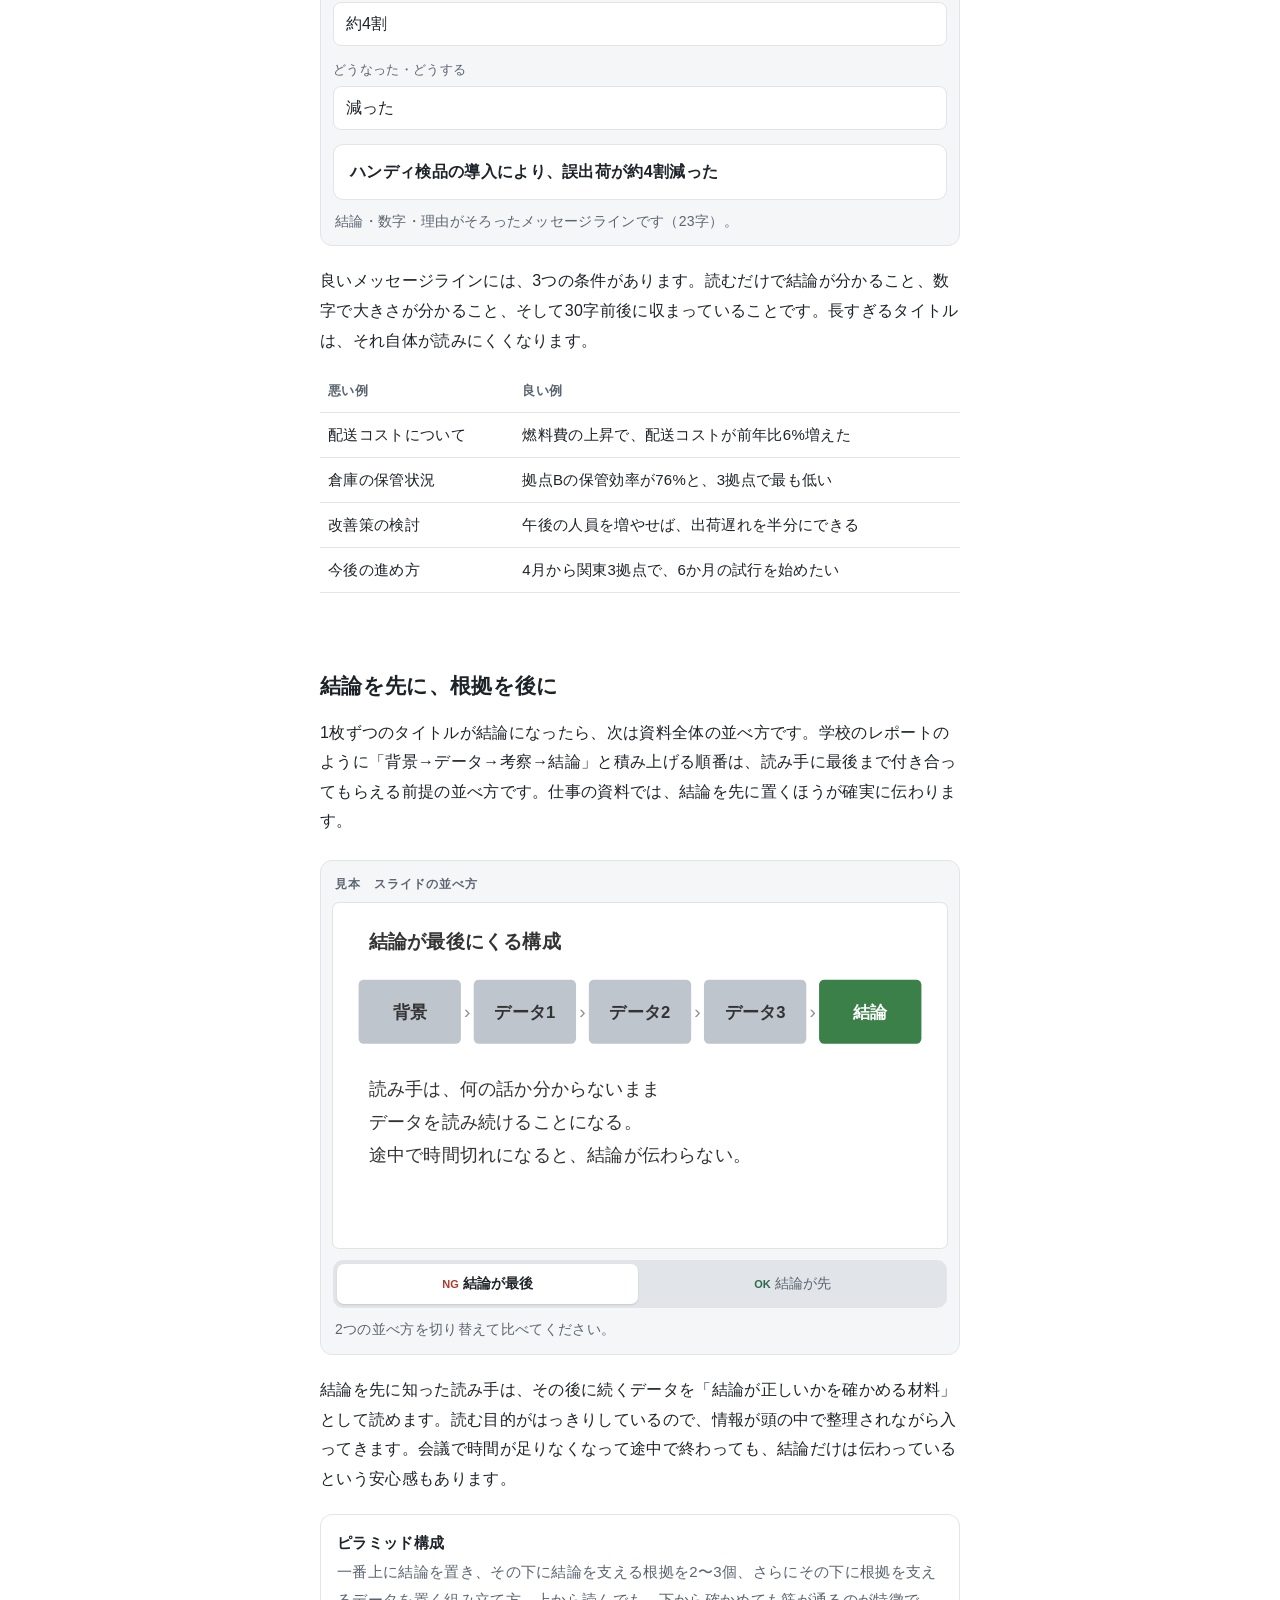
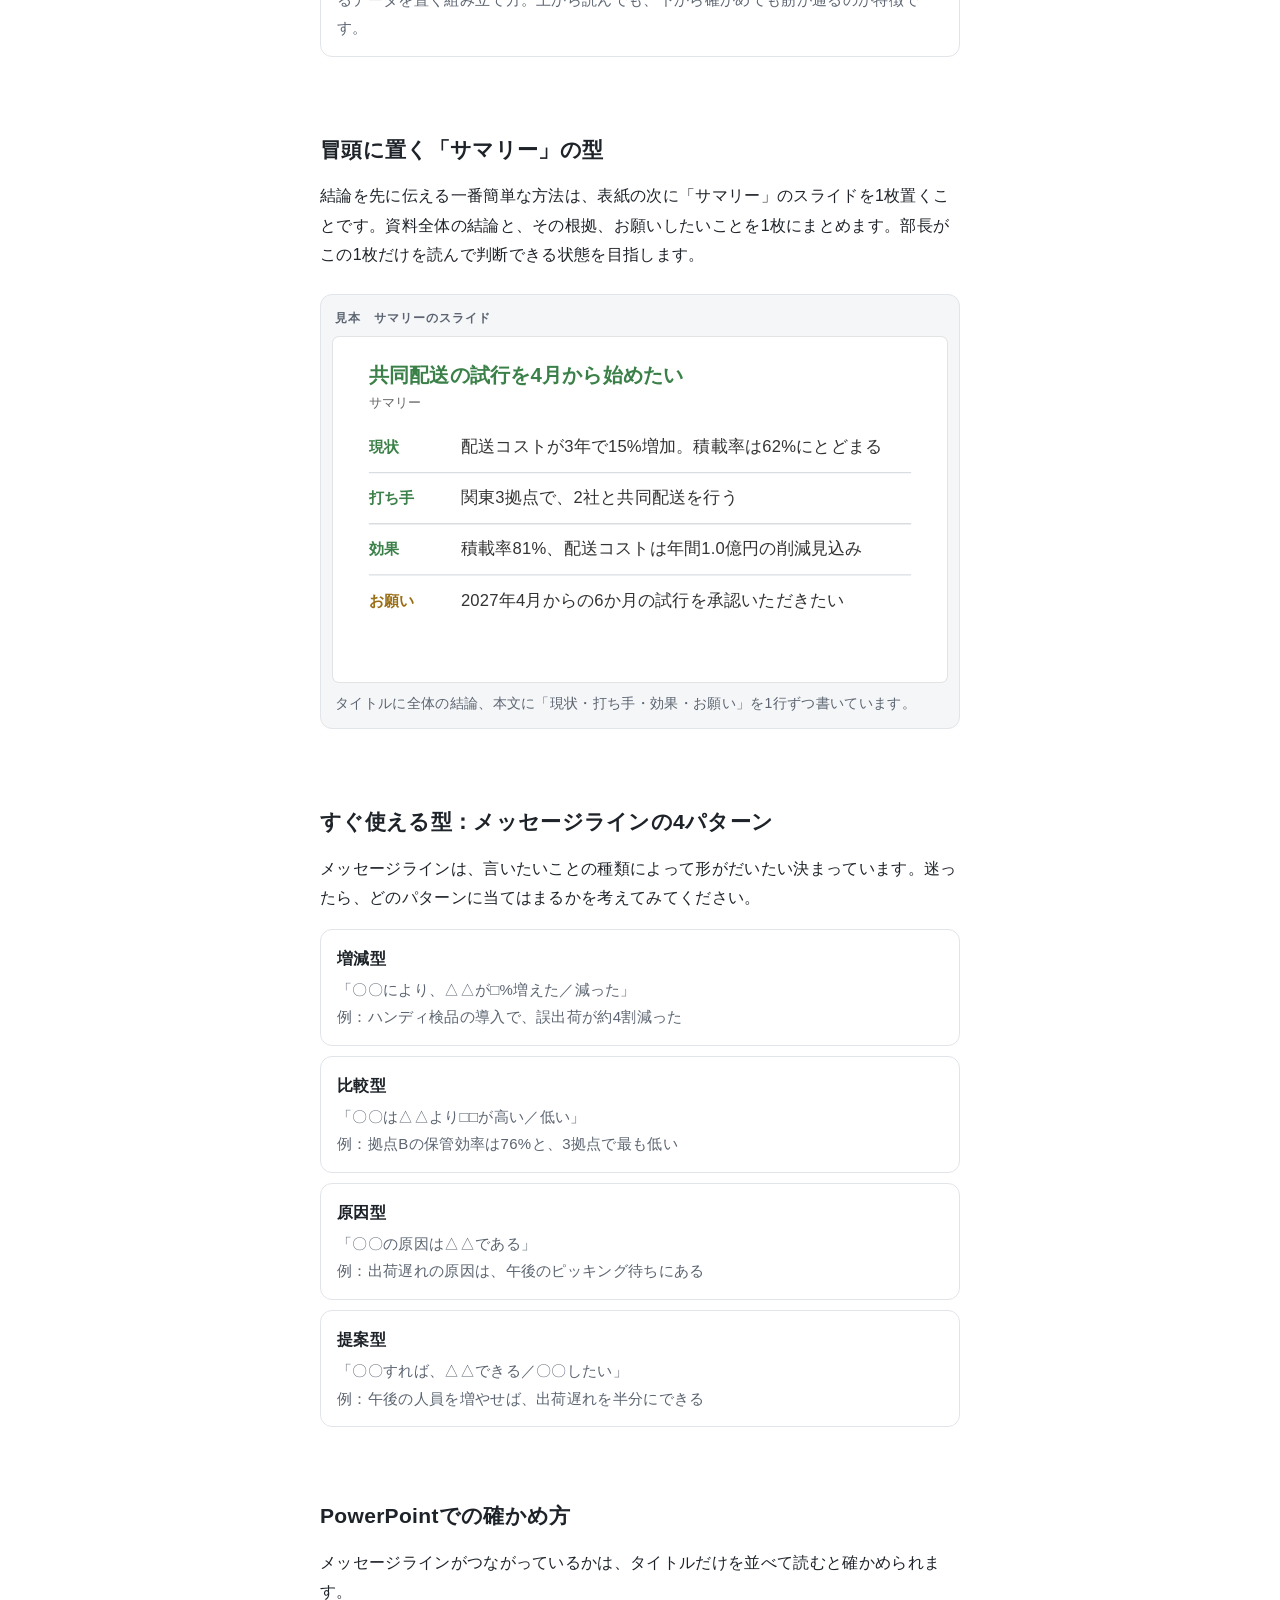
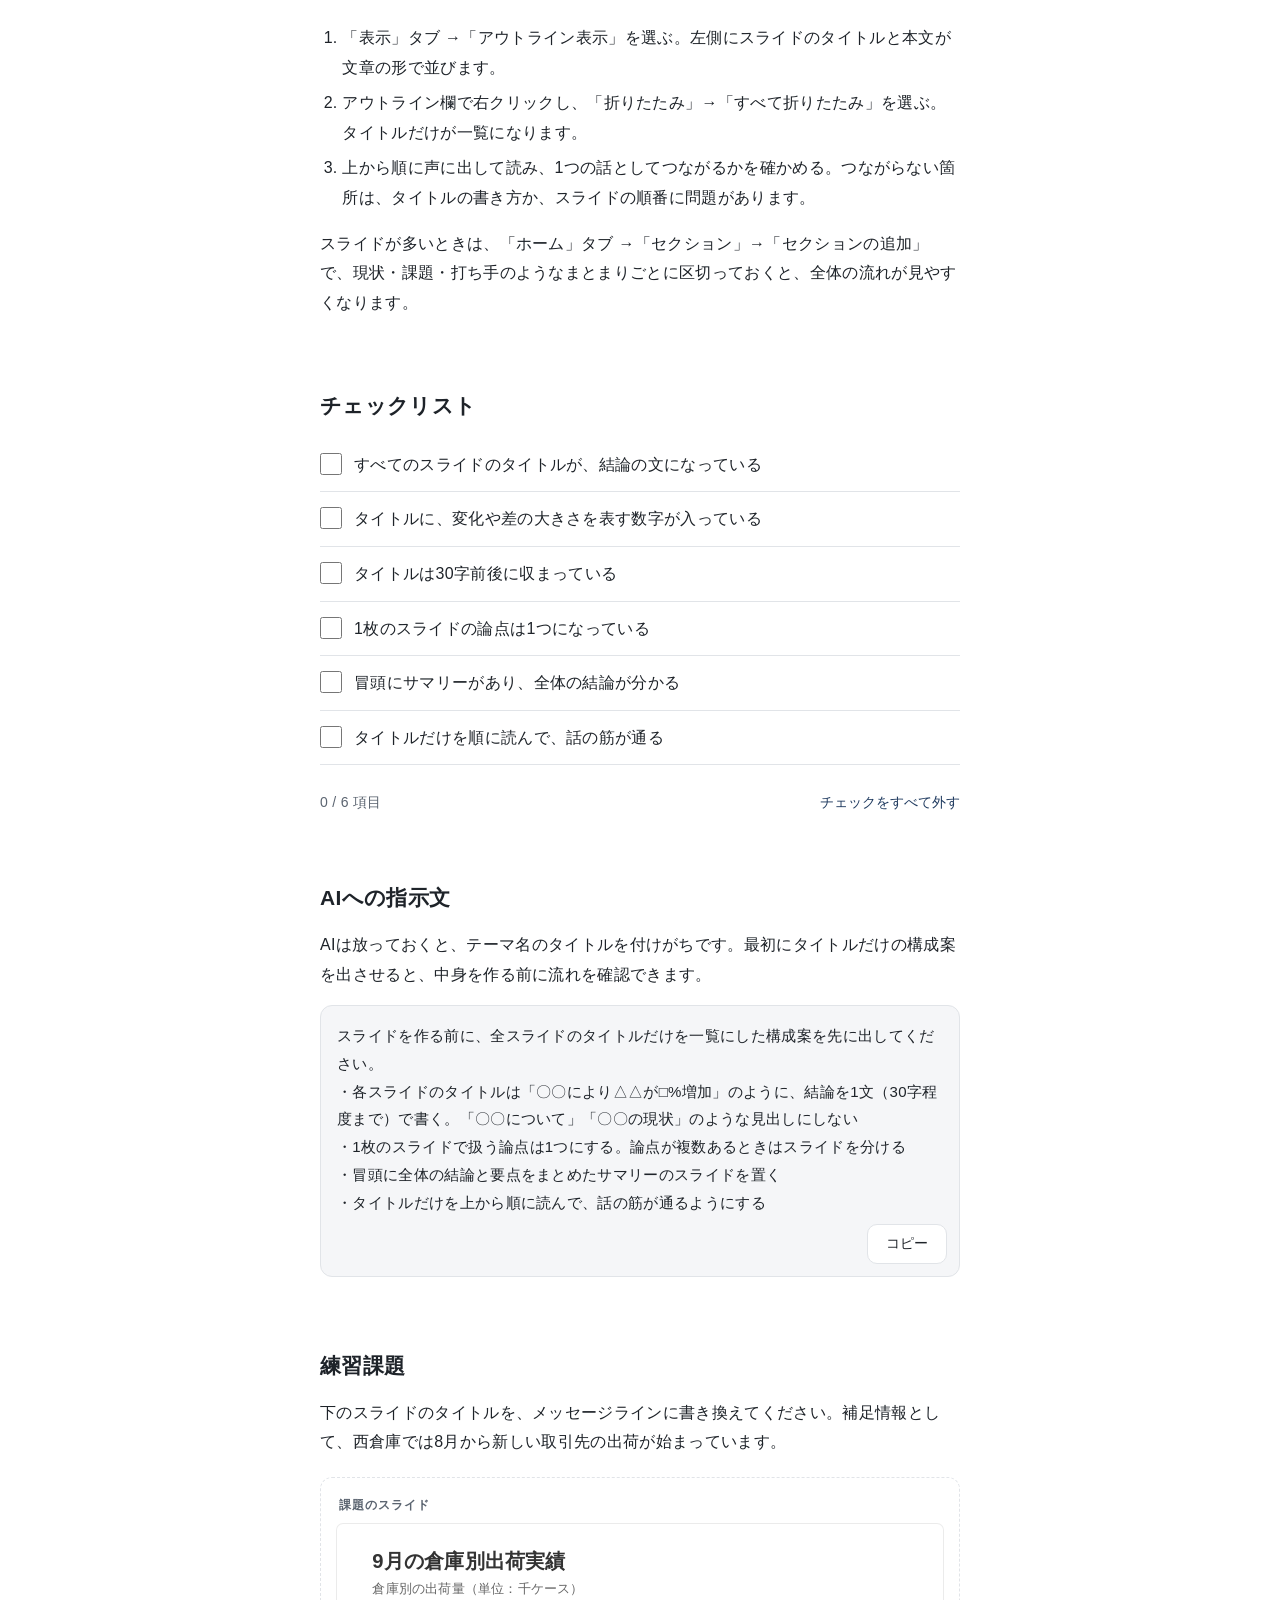
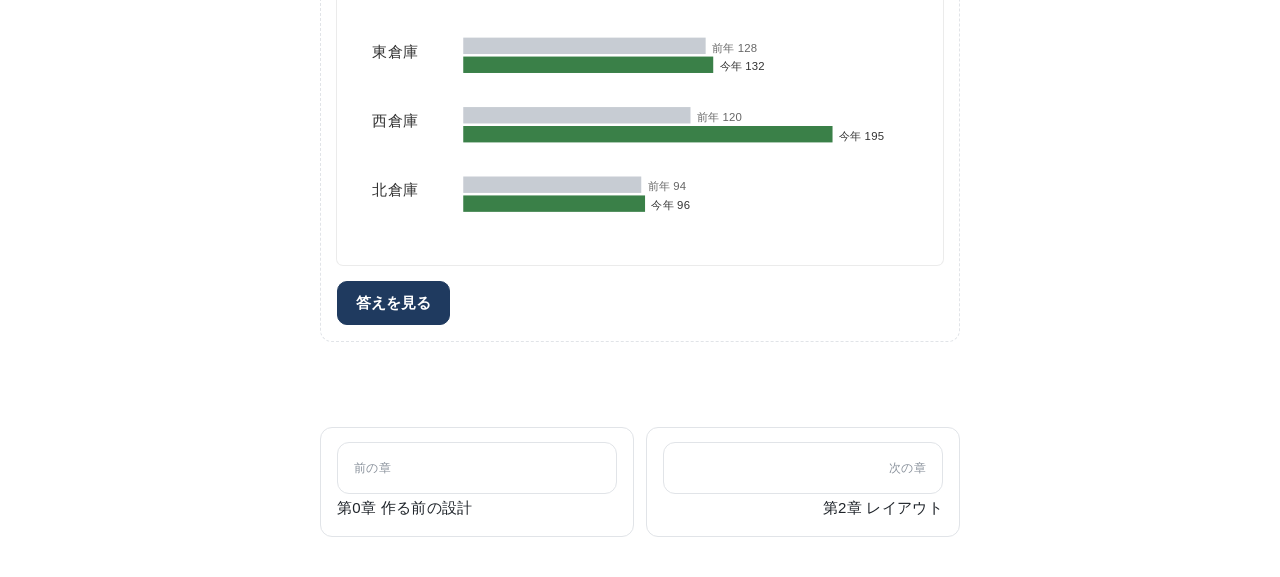
<file: chapters/01-message.html>
<!doctype html>
<html lang="ja">
<head>
<meta charset="utf-8">
<meta name="viewport" content="width=device-width, initial-scale=1, viewport-fit=cover">
<title>第1章 メッセージと構成｜伝わる資料の教科書</title>
<meta name="theme-color" content="#FFFFFF" media="(prefers-color-scheme: light)">
<meta name="theme-color" content="#15181C" media="(prefers-color-scheme: dark)">
<meta name="apple-mobile-web-app-capable" content="yes">
<meta name="mobile-web-app-capable" content="yes">
<meta name="apple-mobile-web-app-title" content="資料の教科書">
<link rel="manifest" href="../manifest.webmanifest">
<link rel="apple-touch-icon" href="../assets/icons/apple-touch-icon.png">
<link rel="icon" href="../assets/icons/icon-192.png">
<link rel="stylesheet" href="../assets/css/base.css">
<link rel="stylesheet" href="../assets/css/demo.css">
</head>
<body data-chapter="ch01">

<header class="topbar">
  <div class="wrap">
    <a class="back" href="../index.html">‹ 目次</a>
    <span class="where">第1章 メッセージと構成</span>
  </div>
  <div class="progressbar" aria-hidden="true"><span></span></div>
</header>

<main class="wrap">

  <section class="sec" id="start">
    <div class="chapter-head">
      <p class="num">CHAPTER 1</p>
      <h1>メッセージと構成</h1>
    </div>
    <p>スライドのタイトルは、資料の中で最もよく読まれる場所です。忙しい読み手は、タイトルだけを拾い読みして資料をめくっていきます。ところが多くの資料では、この一番大事な場所に「〇〇について」のようなテーマ名しか書かれていません。</p>
    <p>この章では、タイトルに<strong>結論を文章で書く</strong>方法と、その結論を並べて資料全体を組み立てる方法を扱います。タイトルを上から順に読むだけで話の筋が分かる資料は、それだけで伝わる力が大きく変わります。</p>
  </section>

  <section class="sec" id="topic">
    <h2><span class="tag ng">NG</span>タイトルがテーマ名で、結論がない</h2>
    <p>「誤出荷の状況について」「配送コストの推移」のようなタイトルは、何についてのスライドかは教えてくれますが、そこから何が言えるのかは教えてくれません。結論を考える仕事が、読み手に丸投げされている状態です。</p>

    <div class="demo" id="demo-topic">
      <p class="demo-label">見本　同じグラフ、違うタイトル</p>
      <div class="slide"></div>
      <div class="seg" role="group" aria-label="表示の切替">
        <button data-value="before" aria-pressed="true"><span class="mark">NG</span>テーマ名</button>
        <button data-value="after" aria-pressed="false"><span class="mark">OK</span>結論の文</button>
      </div>
      <p class="demo-note"></p>
    </div>

    <p>人はグラフを見るとき、何かの仮説を持っているほうが速く正確に読めます。「誤出荷が4割減った」と先に知っていれば、目は自然に7月以降の棒の低さを確かめにいきます。仮説がないままグラフを見ると、どの棒に注目すべきかを探すところから始めなければなりません。</p>
    <p>さらに、テーマ名のタイトルだと、作り手と読み手で違う結論を読み取ってしまう危険もあります。作り手は「導入の効果」を言いたかったのに、読み手は「6月がなぜ多いのか」に気を取られる、ということが起こります。</p>
    <div class="term">
      <b>メッセージライン</b>
      <p>スライドのタイトル位置に書く、そのスライドの結論を表した1文のこと。この本では「結論の文」とも呼びます。</p>
    </div>
    <div class="rule">
      <span class="label">直し方のルール</span>
      <p>タイトルには、そのスライドから言える結論を1文で書く。「〜について」「〜の推移」で終わらせない。</p>
    </div>
  </section>

  <section class="sec" id="multi">
    <h2><span class="tag ng">NG</span>1枚に論点が3つある</h2>
    <p>「1枚にまとめてほしい」と言われると、複数の話を1枚に詰め込みたくなります。しかし、論点が複数あるスライドには、1文の結論を書くことができません。タイトルに書けないということは、そのスライドで何を言いたいのかが定まっていないということです。</p>

    <div class="demo" id="demo-multi">
      <p class="demo-label">見本　論点の分け方</p>
      <div class="slide"></div>
      <div class="seg" role="group" aria-label="表示の切替">
        <button data-value="before" aria-pressed="true"><span class="mark">NG</span>1枚に3つ</button>
        <button data-value="after" aria-pressed="false"><span class="mark">OK</span>1枚に1つ</button>
      </div>
      <p class="demo-note"></p>
    </div>

    <p>3つの話が同じ重さで並んでいると、読み手はどれが大事なのかを判断できず、結局どれも印象に残りません。1枚1論点にすれば、それぞれのスライドで1つの結論だけを考えればよくなり、読み手の頭の負担が減ります。</p>
    <p>どうしても1枚にまとめたいときは、3つの論点を並べたうえで、タイトルに「3つの論点をまとめると何が言えるか」を書きます。たとえば「コストは増えたが、品質と人手の対策は効果が出始めている」のような1文です。</p>
    <div class="rule">
      <span class="label">直し方のルール</span>
      <p>タイトルに1文で結論が書けないスライドは、論点ごとに分ける。</p>
    </div>
  </section>

  <section class="sec" id="builder">
    <h2>メッセージラインの組み立て方</h2>
    <p>結論の文が思いつかないときは、部品を組み合わせて作ると楽です。基本の形は「理由や打ち手により、何が、どれだけ、どうなった（どうする）」です。下の欄に入力すると、文が組み上がります。</p>
    <div class="demo" id="demo-builder">
      <p class="demo-label">入力　メッセージラインを作る</p>
      <label class="field">理由や打ち手（〜により）<input name="why" value="ハンディ検品の導入" placeholder="例：ハンディ検品の導入"></label>
      <label class="field">何が<input name="subj" value="誤出荷" placeholder="例：誤出荷"></label>
      <label class="field">どれだけ（数字）<input name="num" value="約4割" placeholder="例：約4割"></label>
      <label class="field">どうなった・どうする<input name="change" value="減った" placeholder="例：減った"></label>
      <div class="result-line"></div>
      <p class="demo-note builder-note"></p>
    </div>
    <p>良いメッセージラインには、3つの条件があります。読むだけで結論が分かること、数字で大きさが分かること、そして30字前後に収まっていることです。長すぎるタイトルは、それ自体が読みにくくなります。</p>
    <div class="table-wrap">
      <table>
        <thead><tr><th>悪い例</th><th>良い例</th></tr></thead>
        <tbody>
          <tr><td>配送コストについて</td><td>燃料費の上昇で、配送コストが前年比6%増えた</td></tr>
          <tr><td>倉庫の保管状況</td><td>拠点Bの保管効率が76%と、3拠点で最も低い</td></tr>
          <tr><td>改善策の検討</td><td>午後の人員を増やせば、出荷遅れを半分にできる</td></tr>
          <tr><td>今後の進め方</td><td>4月から関東3拠点で、6か月の試行を始めたい</td></tr>
        </tbody>
      </table>
    </div>
  </section>

  <section class="sec" id="pyramid">
    <h2>結論を先に、根拠を後に</h2>
    <p>1枚ずつのタイトルが結論になったら、次は資料全体の並べ方です。学校のレポートのように「背景→データ→考察→結論」と積み上げる順番は、読み手に最後まで付き合ってもらえる前提の並べ方です。仕事の資料では、結論を先に置くほうが確実に伝わります。</p>

    <div class="demo" id="demo-pyramid">
      <p class="demo-label">見本　スライドの並べ方</p>
      <div class="slide"></div>
      <div class="seg" role="group" aria-label="表示の切替">
        <button data-value="last" aria-pressed="true"><span class="mark" style="color:var(--ng)">NG</span>結論が最後</button>
        <button data-value="first" aria-pressed="false"><span class="mark" style="color:var(--ok)">OK</span>結論が先</button>
      </div>
      <p class="demo-note">2つの並べ方を切り替えて比べてください。</p>
    </div>

    <p>結論を先に知った読み手は、その後に続くデータを「結論が正しいかを確かめる材料」として読めます。読む目的がはっきりしているので、情報が頭の中で整理されながら入ってきます。会議で時間が足りなくなって途中で終わっても、結論だけは伝わっているという安心感もあります。</p>
    <div class="term">
      <b>ピラミッド構成</b>
      <p>一番上に結論を置き、その下に結論を支える根拠を2〜3個、さらにその下に根拠を支えるデータを置く組み立て方。上から読んでも、下から確かめても筋が通るのが特徴です。</p>
    </div>
  </section>

  <section class="sec" id="summary">
    <h2>冒頭に置く「サマリー」の型</h2>
    <p>結論を先に伝える一番簡単な方法は、表紙の次に「サマリー」のスライドを1枚置くことです。資料全体の結論と、その根拠、お願いしたいことを1枚にまとめます。部長がこの1枚だけを読んで判断できる状態を目指します。</p>
    <div class="demo">
      <p class="demo-label">見本　サマリーのスライド</p>
      <div class="slide" id="summary-slide"></div>
      <p class="demo-note">タイトルに全体の結論、本文に「現状・打ち手・効果・お願い」を1行ずつ書いています。</p>
    </div>
  </section>

  <section class="sec" id="template">
    <h2>すぐ使える型：メッセージラインの4パターン</h2>
    <p>メッセージラインは、言いたいことの種類によって形がだいたい決まっています。迷ったら、どのパターンに当てはまるかを考えてみてください。</p>
    <div class="cards">
      <div class="card"><b>増減型</b><p>「〇〇により、△△が□%増えた／減った」<br>例：ハンディ検品の導入で、誤出荷が約4割減った</p></div>
      <div class="card"><b>比較型</b><p>「〇〇は△△より□□が高い／低い」<br>例：拠点Bの保管効率は76%と、3拠点で最も低い</p></div>
      <div class="card"><b>原因型</b><p>「〇〇の原因は△△である」<br>例：出荷遅れの原因は、午後のピッキング待ちにある</p></div>
      <div class="card"><b>提案型</b><p>「〇〇すれば、△△できる／〇〇したい」<br>例：午後の人員を増やせば、出荷遅れを半分にできる</p></div>
    </div>
  </section>

  <section class="sec" id="howto">
    <h2>PowerPointでの確かめ方</h2>
    <p>メッセージラインがつながっているかは、タイトルだけを並べて読むと確かめられます。</p>
    <ol class="steps">
      <li>「表示」タブ →「アウトライン表示」を選ぶ。左側にスライドのタイトルと本文が文章の形で並びます。</li>
      <li>アウトライン欄で右クリックし、「折りたたみ」→「すべて折りたたみ」を選ぶ。タイトルだけが一覧になります。</li>
      <li>上から順に声に出して読み、1つの話としてつながるかを確かめる。つながらない箇所は、タイトルの書き方か、スライドの順番に問題があります。</li>
    </ol>
    <p>スライドが多いときは、「ホーム」タブ →「セクション」→「セクションの追加」で、現状・課題・打ち手のようなまとまりごとに区切っておくと、全体の流れが見やすくなります。</p>
  </section>

  <section class="sec" id="checklist">
    <h2>チェックリスト</h2>
    <ul class="checklist" data-key="ch01">
      <li><label><input type="checkbox" data-id="title">すべてのスライドのタイトルが、結論の文になっている</label></li>
      <li><label><input type="checkbox" data-id="number">タイトルに、変化や差の大きさを表す数字が入っている</label></li>
      <li><label><input type="checkbox" data-id="length">タイトルは30字前後に収まっている</label></li>
      <li><label><input type="checkbox" data-id="one">1枚のスライドの論点は1つになっている</label></li>
      <li><label><input type="checkbox" data-id="summary">冒頭にサマリーがあり、全体の結論が分かる</label></li>
      <li><label><input type="checkbox" data-id="flow">タイトルだけを順に読んで、話の筋が通る</label></li>
    </ul>
    <div class="checklist-meta" data-checklist-meta="ch01">
      <span class="count"></span>
      <button class="linkbtn reset">チェックをすべて外す</button>
    </div>
  </section>

  <section class="sec" id="prompt">
    <h2>AIへの指示文</h2>
    <p>AIは放っておくと、テーマ名のタイトルを付けがちです。最初にタイトルだけの構成案を出させると、中身を作る前に流れを確認できます。</p>
    <div class="copybox" data-prompt="ch01"></div>
  </section>

  <section class="sec" id="practice">
    <h2>練習課題</h2>
    <p>下のスライドのタイトルを、メッセージラインに書き換えてください。補足情報として、西倉庫では8月から新しい取引先の出荷が始まっています。</p>
    <div class="practice">
      <p class="demo-label">課題のスライド</p>
      <div class="slide" id="practice-before"></div>
      <p style="margin:16px 0 0"><button class="btn primary" data-reveal="practice-answer">答えを見る</button></p>
      <div class="answer" id="practice-answer" hidden>
        <p class="demo-label">直した例</p>
        <div class="slide" id="practice-after"></div>
        <h3>直したポイント</h3>
        <p>グラフを見ると、東倉庫と北倉庫はほぼ前年並みで、西倉庫だけが大きく伸びています。このスライドで言えることは「西倉庫の伸び」なので、それを数字付きでタイトルにしました。195÷120で約1.6倍です。</p>
        <p>理由として新しい取引先の開始も書き加えています。理由があると、読み手は「一時的な増加なのか、今後も続くのか」を判断できます。グラフも、タイトルと同じ西倉庫だけをアクセント色にして、タイトルとグラフが同じことを言うようにそろえました。</p>
      </div>
    </div>
  </section>

  <nav class="pager" aria-label="前後の章"></nav>
</main>

<script src="../assets/js/chapters.js"></script>
<script src="../assets/js/prompts.js"></script>
<script src="../assets/js/app.js"></script>
<script src="../assets/js/kit.js"></script>
<script src="../assets/js/demos/ch01.js"></script>
</body>
</html>
</file>
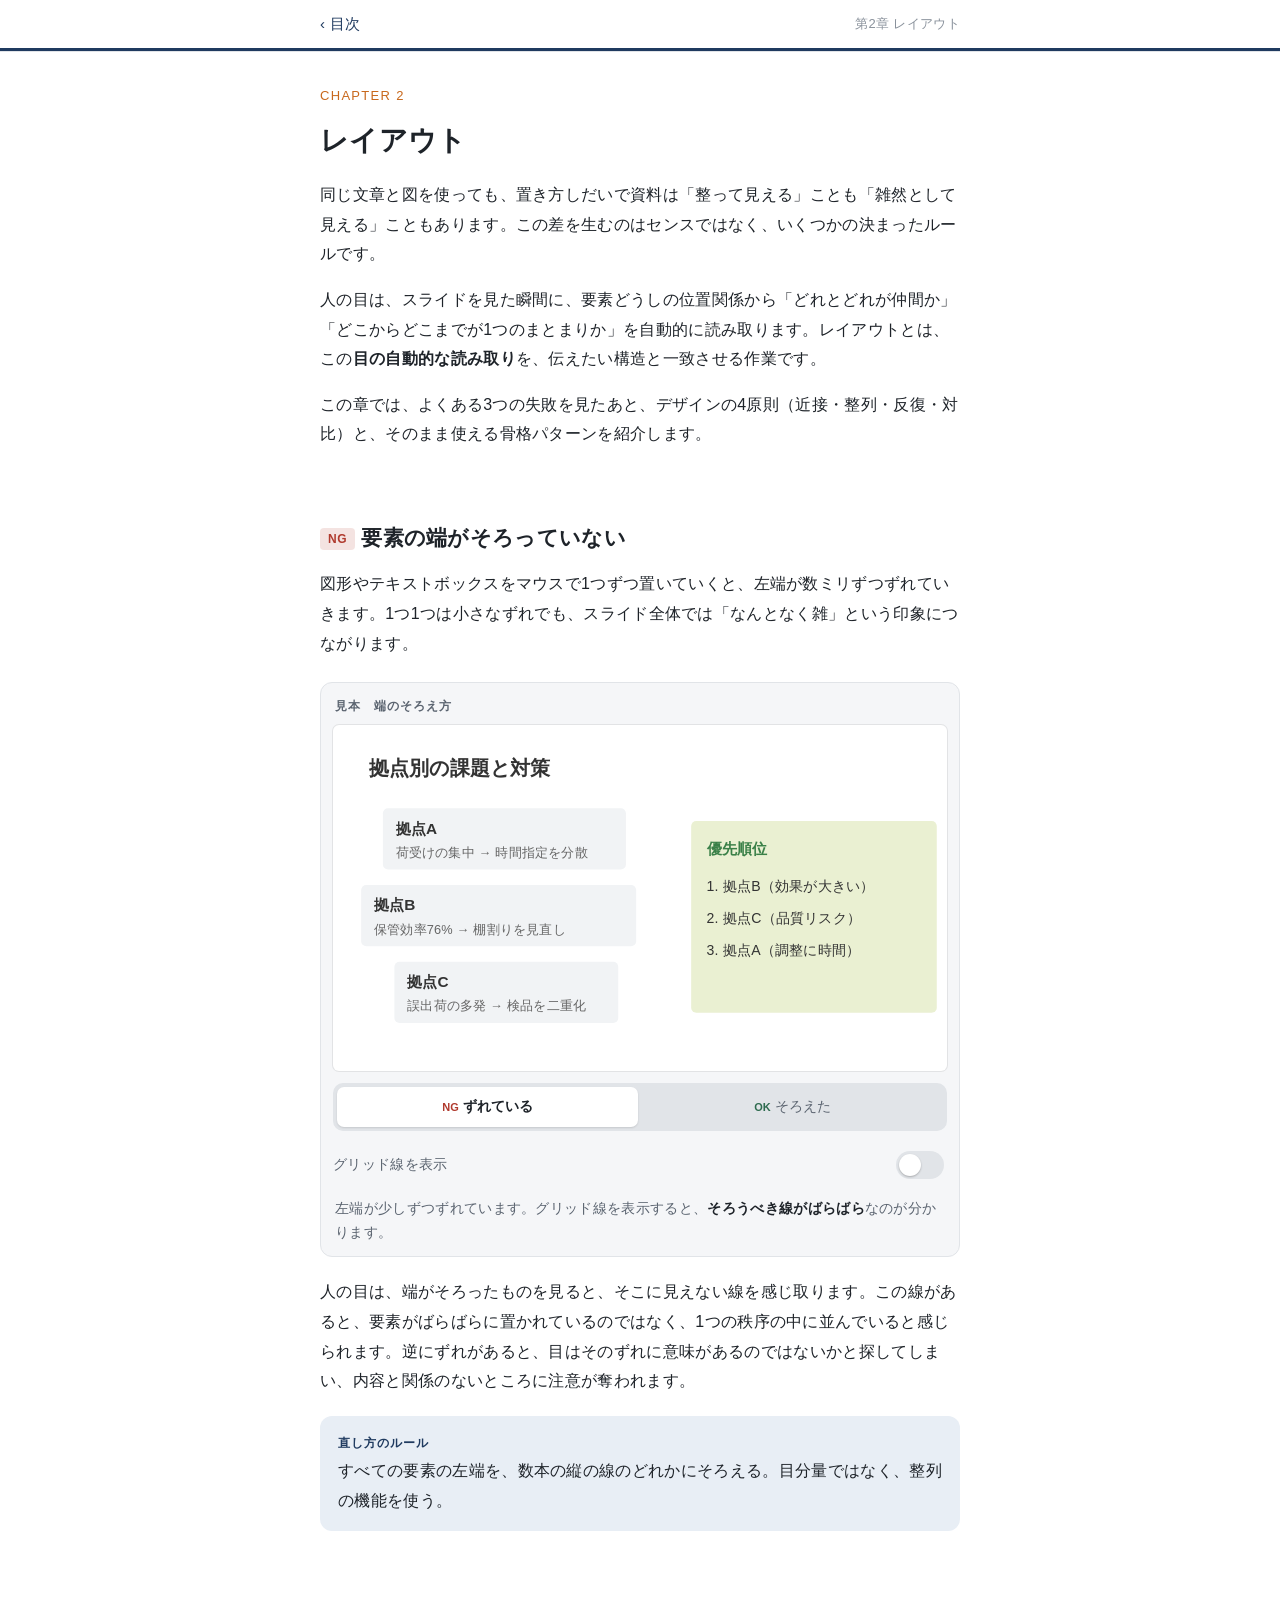
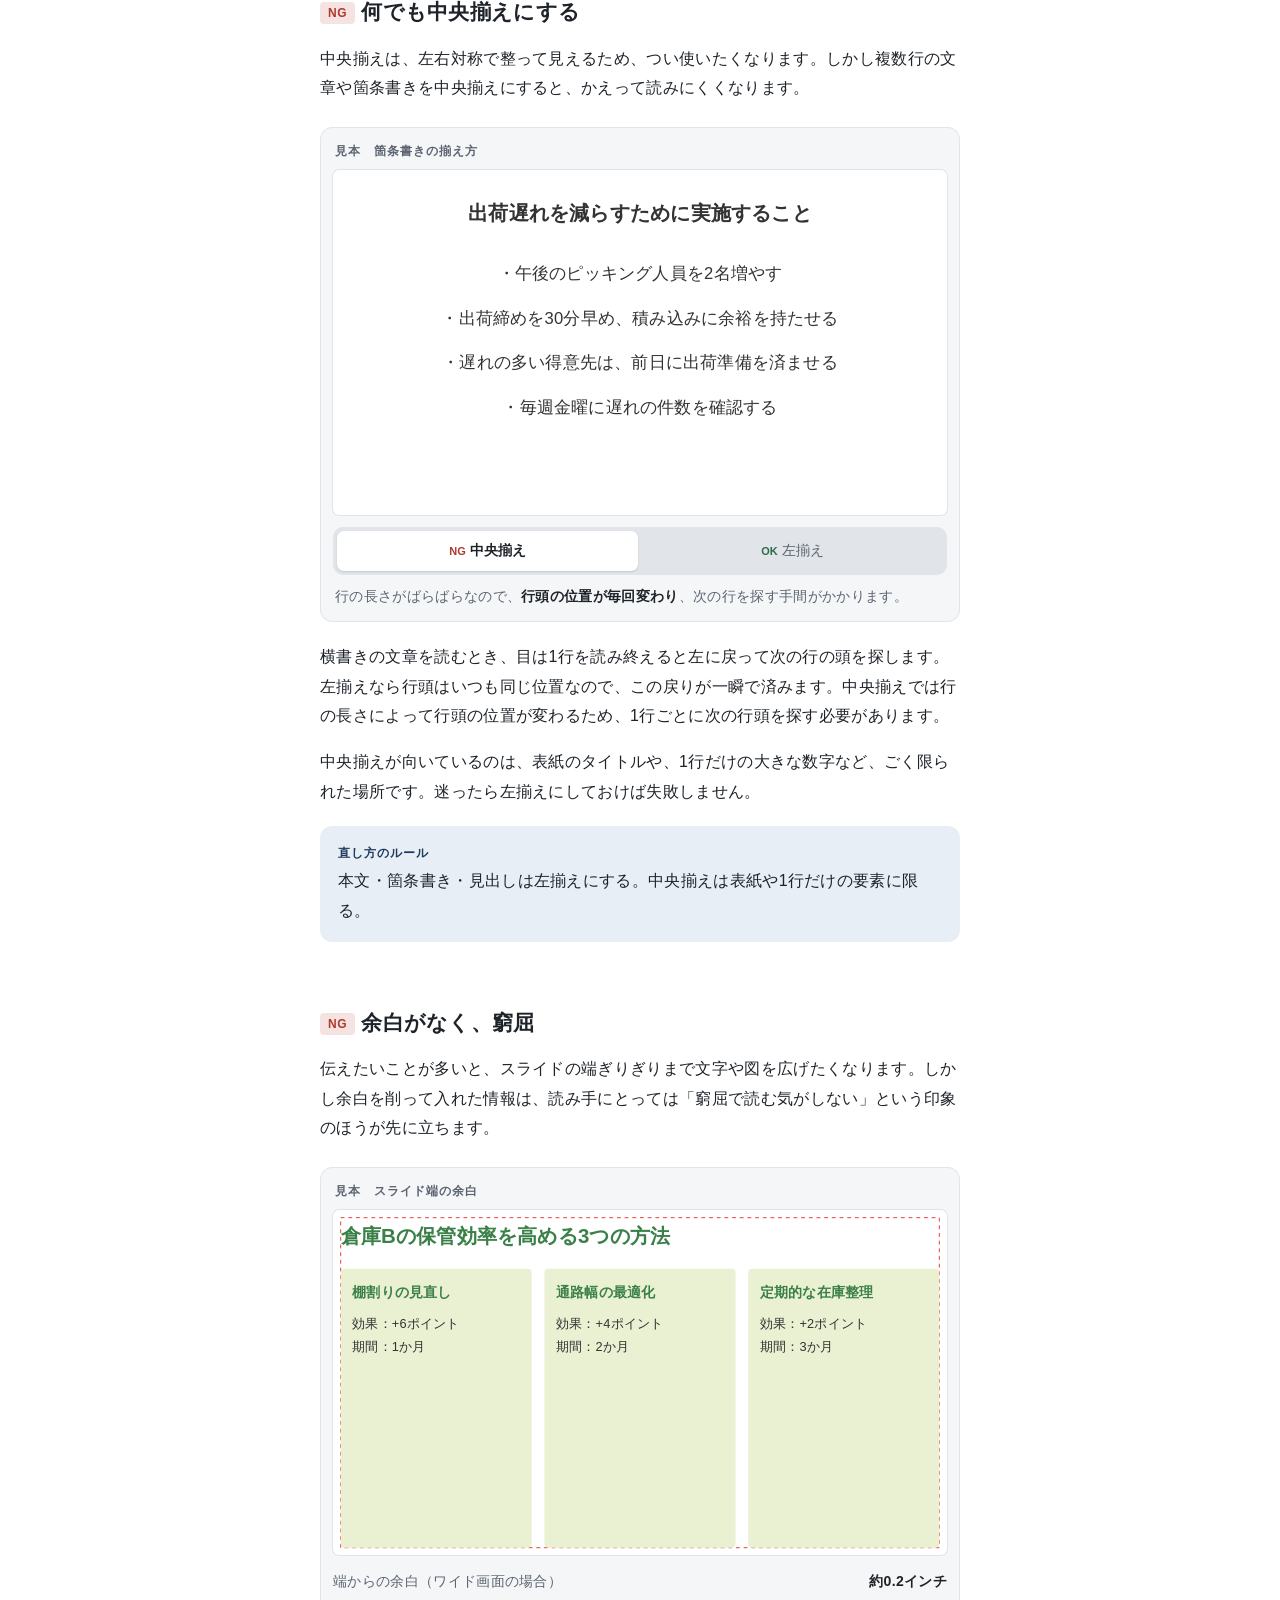
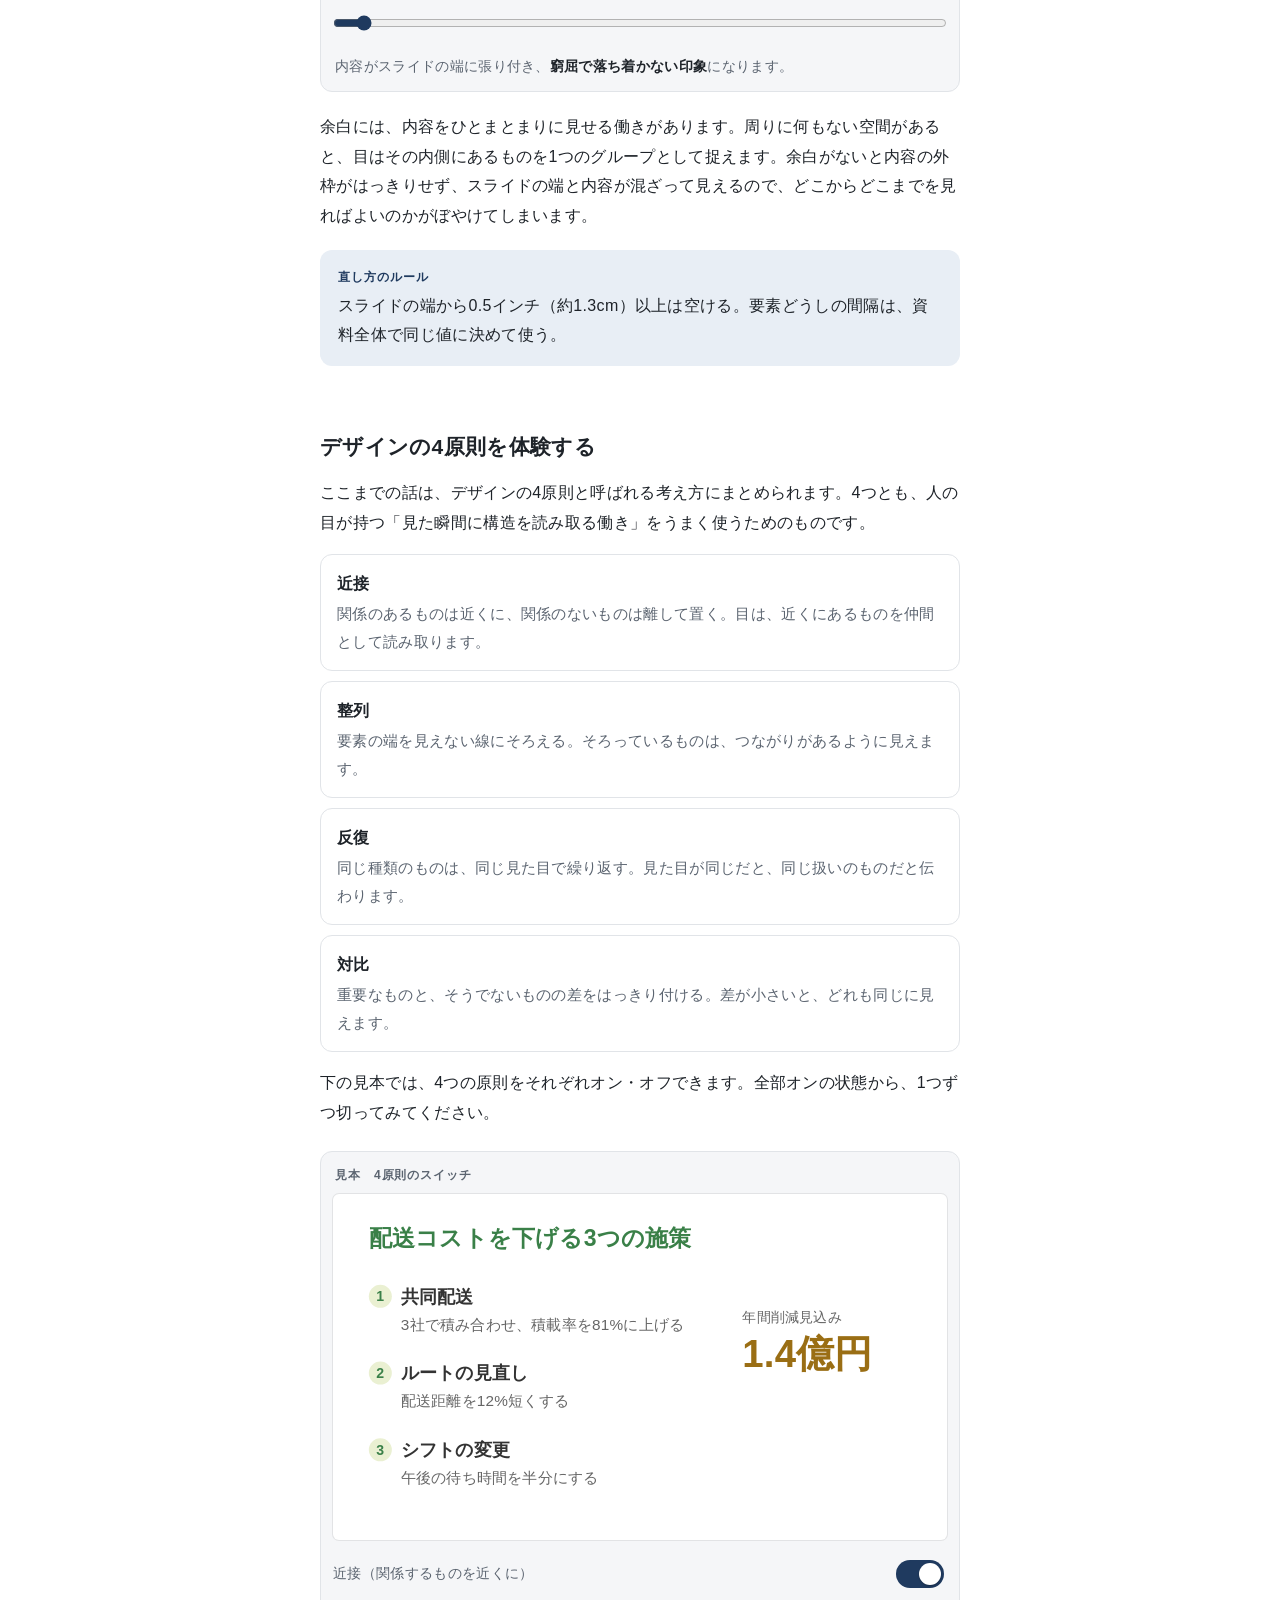
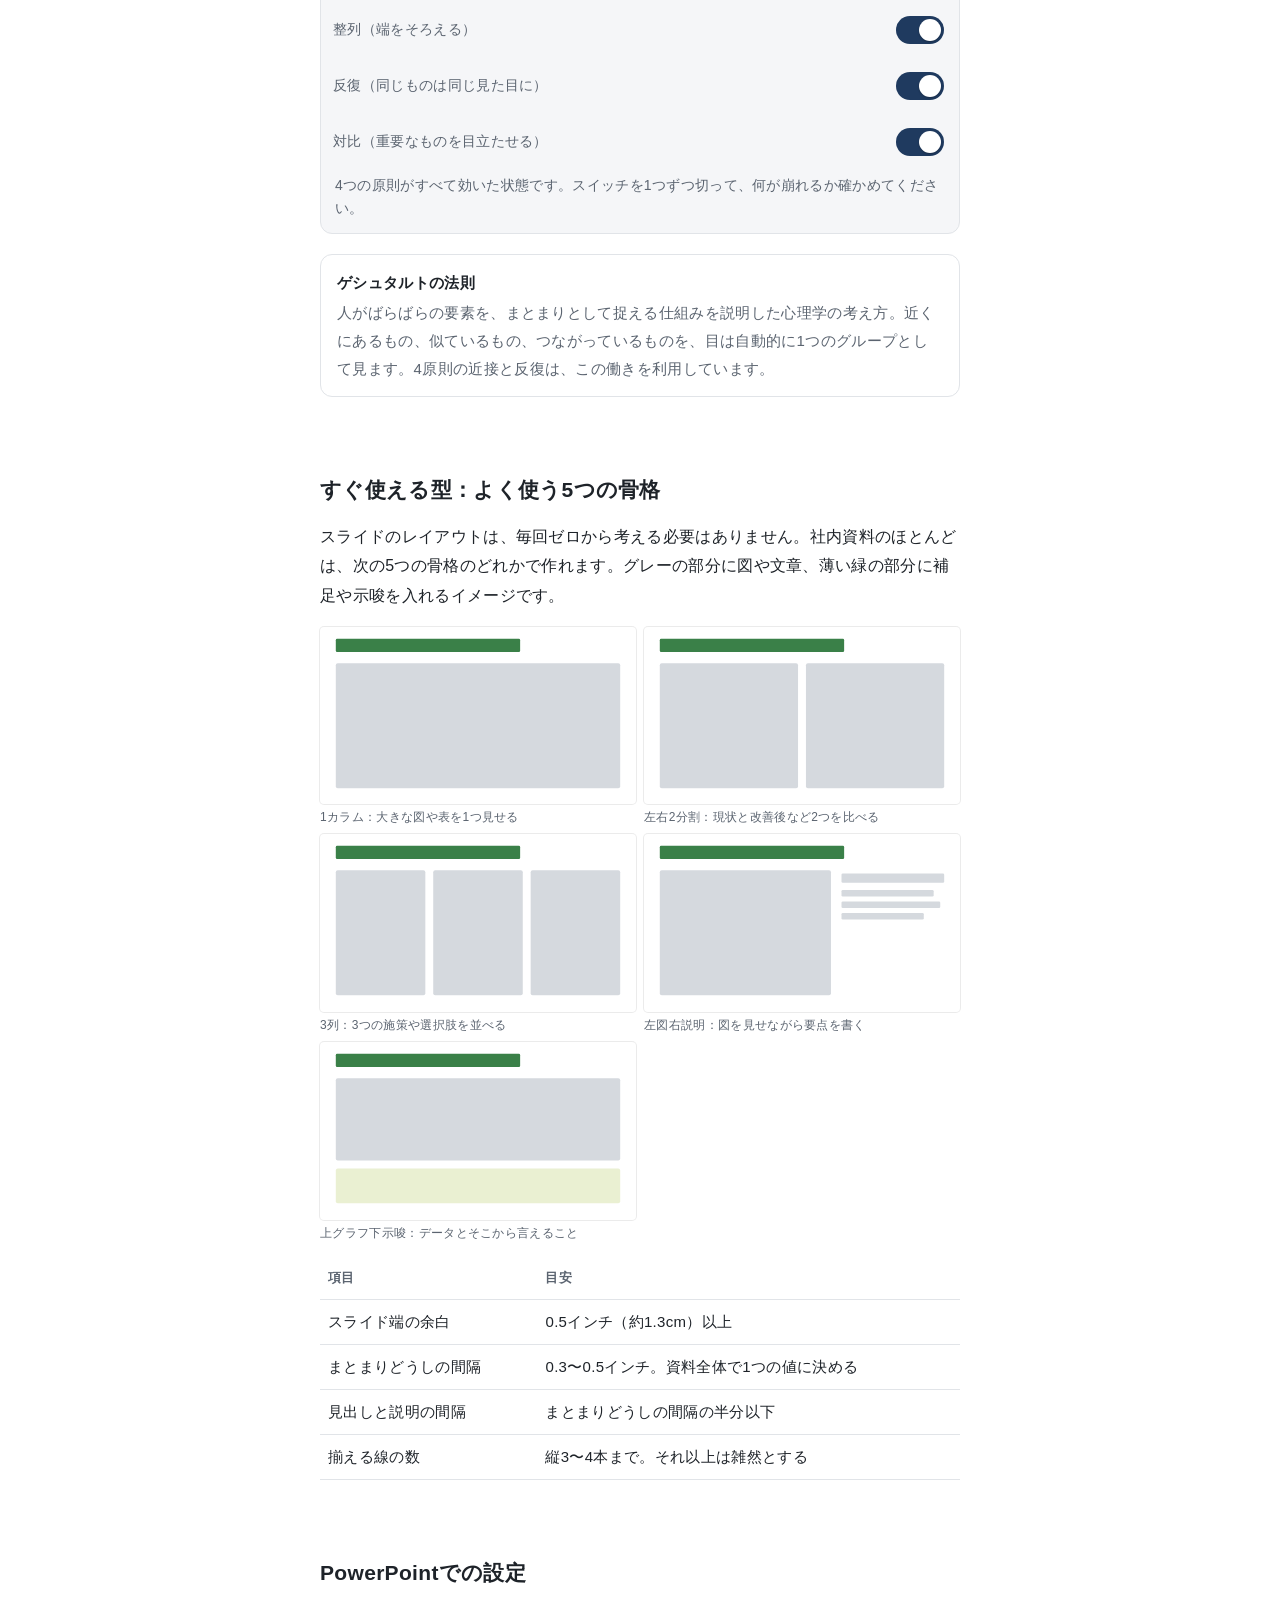
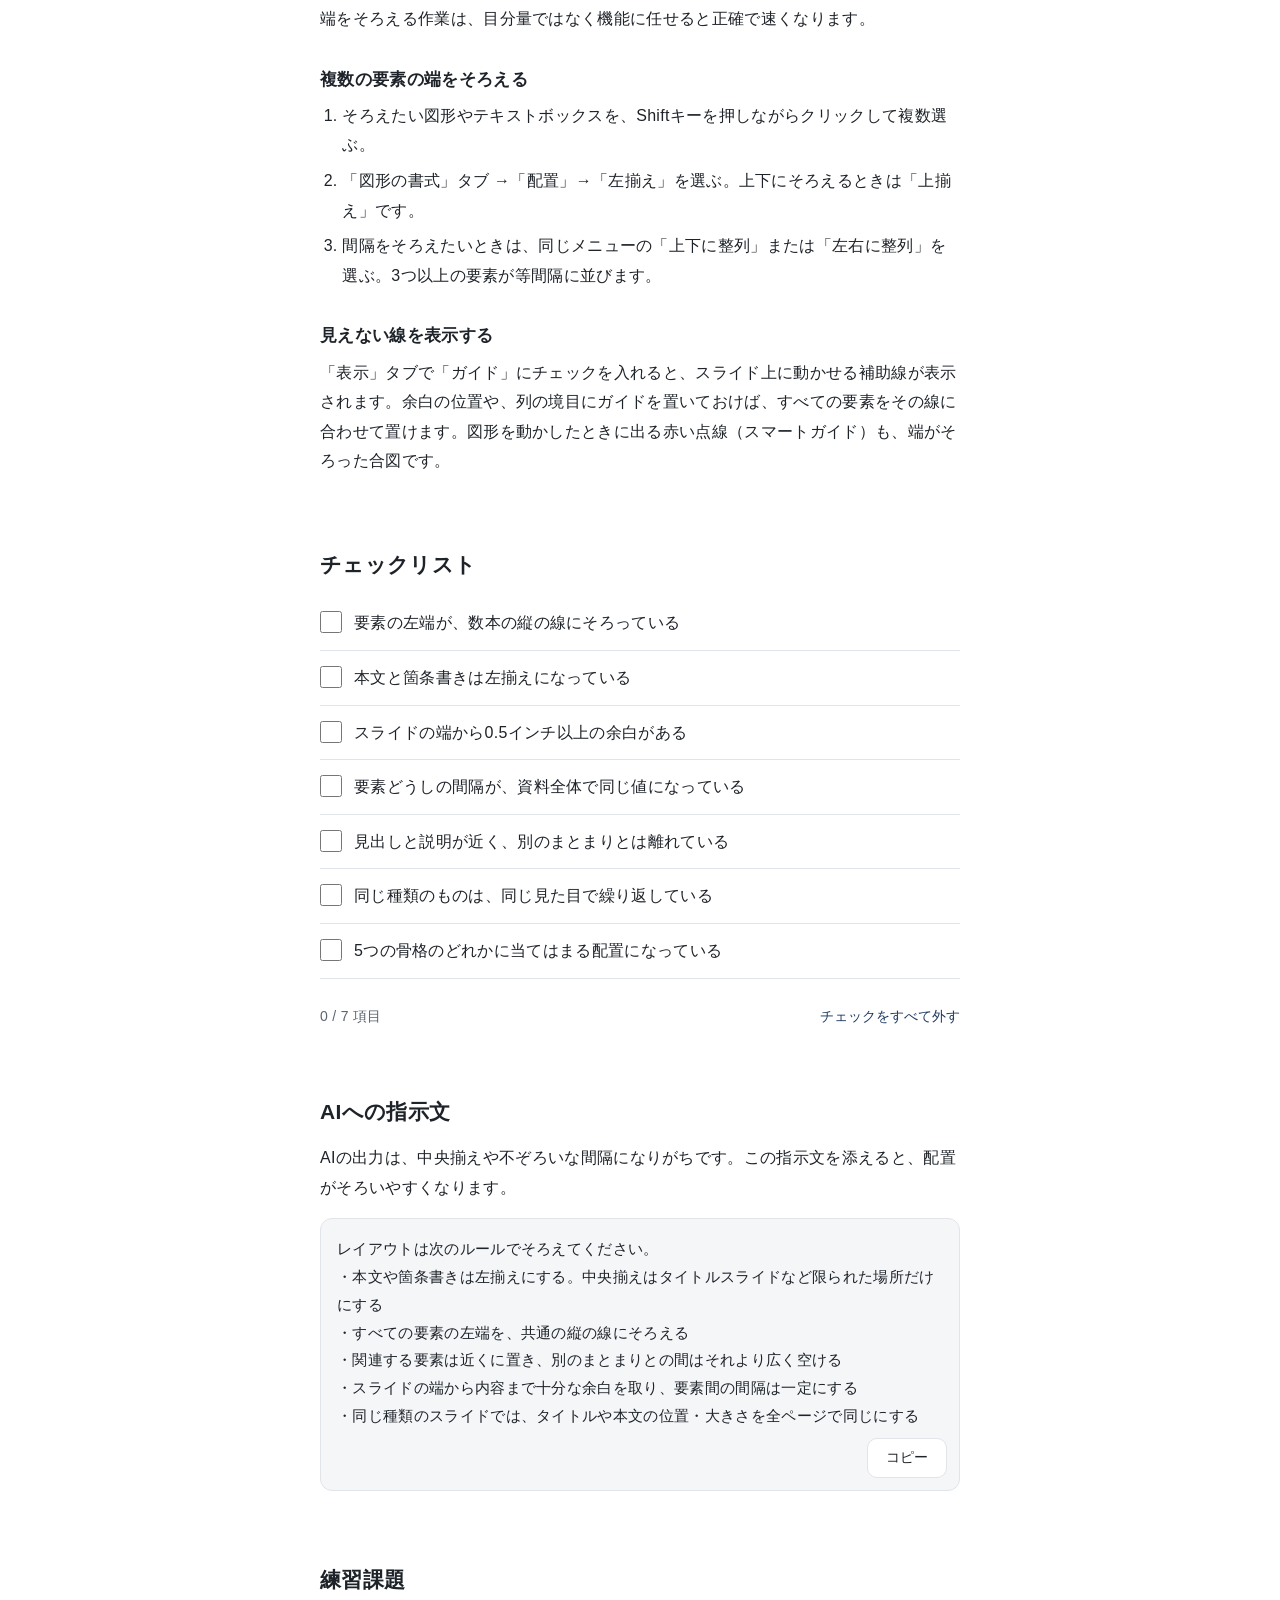
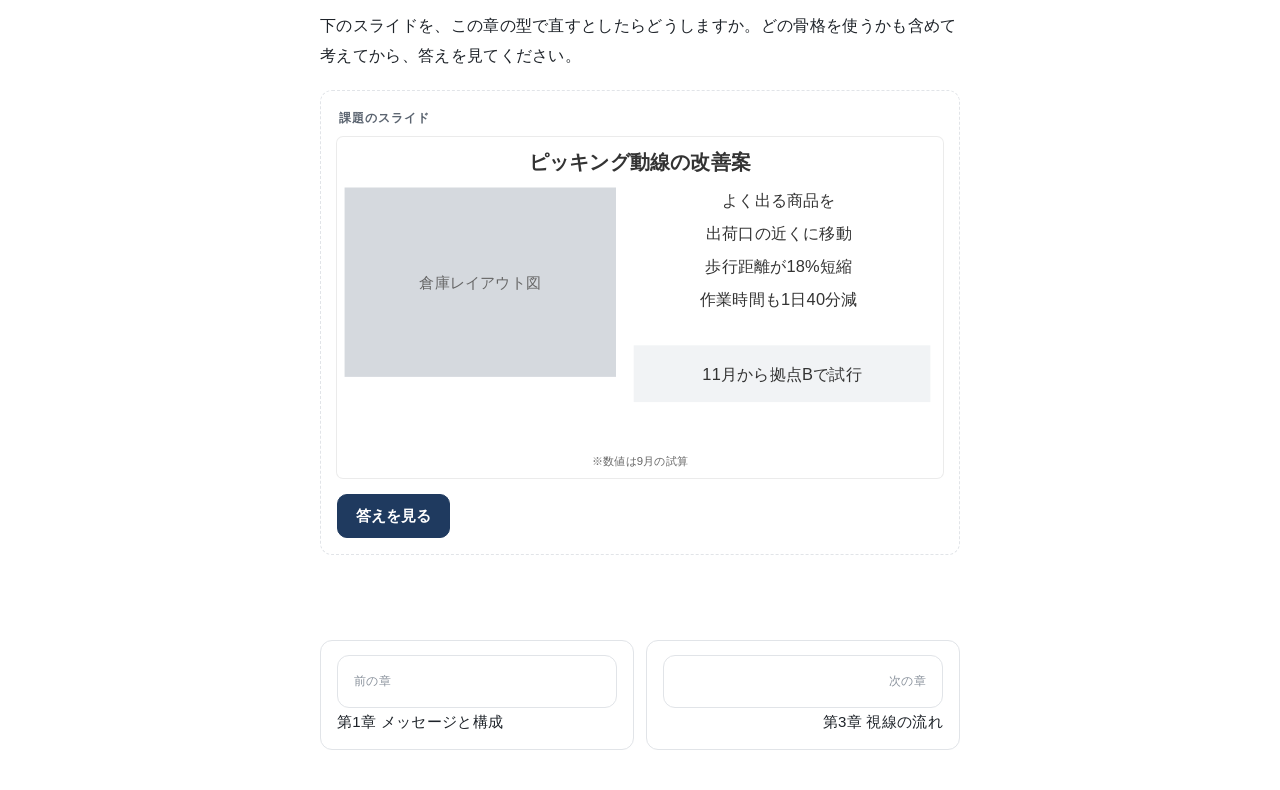
<file: chapters/02-layout.html>
<!doctype html>
<html lang="ja">
<head>
<meta charset="utf-8">
<meta name="viewport" content="width=device-width, initial-scale=1, viewport-fit=cover">
<title>第2章 レイアウト｜伝わる資料の教科書</title>
<meta name="theme-color" content="#FFFFFF" media="(prefers-color-scheme: light)">
<meta name="theme-color" content="#15181C" media="(prefers-color-scheme: dark)">
<meta name="apple-mobile-web-app-capable" content="yes">
<meta name="mobile-web-app-capable" content="yes">
<meta name="apple-mobile-web-app-title" content="資料の教科書">
<link rel="manifest" href="../manifest.webmanifest">
<link rel="apple-touch-icon" href="../assets/icons/apple-touch-icon.png">
<link rel="icon" href="../assets/icons/icon-192.png">
<link rel="stylesheet" href="../assets/css/base.css">
<link rel="stylesheet" href="../assets/css/demo.css">
</head>
<body data-chapter="ch02">

<header class="topbar">
  <div class="wrap">
    <a class="back" href="../index.html">‹ 目次</a>
    <span class="where">第2章 レイアウト</span>
  </div>
  <div class="progressbar" aria-hidden="true"><span></span></div>
</header>

<main class="wrap">

  <section class="sec" id="start">
    <div class="chapter-head">
      <p class="num">CHAPTER 2</p>
      <h1>レイアウト</h1>
    </div>
    <p>同じ文章と図を使っても、置き方しだいで資料は「整って見える」ことも「雑然として見える」こともあります。この差を生むのはセンスではなく、いくつかの決まったルールです。</p>
    <p>人の目は、スライドを見た瞬間に、要素どうしの位置関係から「どれとどれが仲間か」「どこからどこまでが1つのまとまりか」を自動的に読み取ります。レイアウトとは、この<strong>目の自動的な読み取り</strong>を、伝えたい構造と一致させる作業です。</p>
    <p>この章では、よくある3つの失敗を見たあと、デザインの4原則（近接・整列・反復・対比）と、そのまま使える骨格パターンを紹介します。</p>
  </section>

  <section class="sec" id="align">
    <h2><span class="tag ng">NG</span>要素の端がそろっていない</h2>
    <p>図形やテキストボックスをマウスで1つずつ置いていくと、左端が数ミリずつずれていきます。1つ1つは小さなずれでも、スライド全体では「なんとなく雑」という印象につながります。</p>

    <div class="demo" id="demo-align">
      <p class="demo-label">見本　端のそろえ方</p>
      <div class="slide"></div>
      <div class="seg" role="group" aria-label="表示の切替">
        <button data-value="before" aria-pressed="true"><span class="mark">NG</span>ずれている</button>
        <button data-value="after" aria-pressed="false"><span class="mark">OK</span>そろえた</button>
      </div>
      <label class="switch">グリッド線を表示<input type="checkbox" name="grid"></label>
      <p class="demo-note"></p>
    </div>

    <p>人の目は、端がそろったものを見ると、そこに見えない線を感じ取ります。この線があると、要素がばらばらに置かれているのではなく、1つの秩序の中に並んでいると感じられます。逆にずれがあると、目はそのずれに意味があるのではないかと探してしまい、内容と関係のないところに注意が奪われます。</p>
    <div class="rule">
      <span class="label">直し方のルール</span>
      <p>すべての要素の左端を、数本の縦の線のどれかにそろえる。目分量ではなく、整列の機能を使う。</p>
    </div>
  </section>

  <section class="sec" id="center">
    <h2><span class="tag ng">NG</span>何でも中央揃えにする</h2>
    <p>中央揃えは、左右対称で整って見えるため、つい使いたくなります。しかし複数行の文章や箇条書きを中央揃えにすると、かえって読みにくくなります。</p>

    <div class="demo" id="demo-center">
      <p class="demo-label">見本　箇条書きの揃え方</p>
      <div class="slide"></div>
      <div class="seg" role="group" aria-label="表示の切替">
        <button data-value="before" aria-pressed="true"><span class="mark">NG</span>中央揃え</button>
        <button data-value="after" aria-pressed="false"><span class="mark">OK</span>左揃え</button>
      </div>
      <p class="demo-note"></p>
    </div>

    <p>横書きの文章を読むとき、目は1行を読み終えると左に戻って次の行の頭を探します。左揃えなら行頭はいつも同じ位置なので、この戻りが一瞬で済みます。中央揃えでは行の長さによって行頭の位置が変わるため、1行ごとに次の行頭を探す必要があります。</p>
    <p>中央揃えが向いているのは、表紙のタイトルや、1行だけの大きな数字など、ごく限られた場所です。迷ったら左揃えにしておけば失敗しません。</p>
    <div class="rule">
      <span class="label">直し方のルール</span>
      <p>本文・箇条書き・見出しは左揃えにする。中央揃えは表紙や1行だけの要素に限る。</p>
    </div>
  </section>

  <section class="sec" id="margin">
    <h2><span class="tag ng">NG</span>余白がなく、窮屈</h2>
    <p>伝えたいことが多いと、スライドの端ぎりぎりまで文字や図を広げたくなります。しかし余白を削って入れた情報は、読み手にとっては「窮屈で読む気がしない」という印象のほうが先に立ちます。</p>

    <div class="demo" id="demo-margin">
      <p class="demo-label">見本　スライド端の余白</p>
      <div class="slide"></div>
      <div class="control">
        <div class="control-row"><span>端からの余白（ワイド画面の場合）</span><output>-</output></div>
        <input type="range" min="8" max="110" step="2" value="12" aria-label="スライド端からの余白">
      </div>
      <p class="demo-note"></p>
    </div>

    <p>余白には、内容をひとまとまりに見せる働きがあります。周りに何もない空間があると、目はその内側にあるものを1つのグループとして捉えます。余白がないと内容の外枠がはっきりせず、スライドの端と内容が混ざって見えるので、どこからどこまでを見ればよいのかがぼやけてしまいます。</p>
    <div class="rule">
      <span class="label">直し方のルール</span>
      <p>スライドの端から0.5インチ（約1.3cm）以上は空ける。要素どうしの間隔は、資料全体で同じ値に決めて使う。</p>
    </div>
  </section>

  <section class="sec" id="four">
    <h2>デザインの4原則を体験する</h2>
    <p>ここまでの話は、デザインの4原則と呼ばれる考え方にまとめられます。4つとも、人の目が持つ「見た瞬間に構造を読み取る働き」をうまく使うためのものです。</p>
    <div class="cards">
      <div class="card"><b>近接</b><p>関係のあるものは近くに、関係のないものは離して置く。目は、近くにあるものを仲間として読み取ります。</p></div>
      <div class="card"><b>整列</b><p>要素の端を見えない線にそろえる。そろっているものは、つながりがあるように見えます。</p></div>
      <div class="card"><b>反復</b><p>同じ種類のものは、同じ見た目で繰り返す。見た目が同じだと、同じ扱いのものだと伝わります。</p></div>
      <div class="card"><b>対比</b><p>重要なものと、そうでないものの差をはっきり付ける。差が小さいと、どれも同じに見えます。</p></div>
    </div>
    <p>下の見本では、4つの原則をそれぞれオン・オフできます。全部オンの状態から、1つずつ切ってみてください。</p>

    <div class="demo" id="demo-four">
      <p class="demo-label">見本　4原則のスイッチ</p>
      <div class="slide"></div>
      <label class="switch">近接（関係するものを近くに）<input type="checkbox" name="prox" checked></label>
      <label class="switch">整列（端をそろえる）<input type="checkbox" name="align" checked></label>
      <label class="switch">反復（同じものは同じ見た目に）<input type="checkbox" name="rep" checked></label>
      <label class="switch">対比（重要なものを目立たせる）<input type="checkbox" name="con" checked></label>
      <p class="demo-note"></p>
    </div>

    <div class="term">
      <b>ゲシュタルトの法則</b>
      <p>人がばらばらの要素を、まとまりとして捉える仕組みを説明した心理学の考え方。近くにあるもの、似ているもの、つながっているものを、目は自動的に1つのグループとして見ます。4原則の近接と反復は、この働きを利用しています。</p>
    </div>
  </section>

  <section class="sec" id="patterns">
    <h2>すぐ使える型：よく使う5つの骨格</h2>
    <p>スライドのレイアウトは、毎回ゼロから考える必要はありません。社内資料のほとんどは、次の5つの骨格のどれかで作れます。グレーの部分に図や文章、薄い緑の部分に補足や示唆を入れるイメージです。</p>
    <div class="thumbs">
      <figure><div class="slide" id="pat-1"></div><figcaption>1カラム：大きな図や表を1つ見せる</figcaption></figure>
      <figure><div class="slide" id="pat-2"></div><figcaption>左右2分割：現状と改善後など2つを比べる</figcaption></figure>
      <figure><div class="slide" id="pat-3"></div><figcaption>3列：3つの施策や選択肢を並べる</figcaption></figure>
      <figure><div class="slide" id="pat-4"></div><figcaption>左図右説明：図を見せながら要点を書く</figcaption></figure>
      <figure><div class="slide" id="pat-5"></div><figcaption>上グラフ下示唆：データとそこから言えること</figcaption></figure>
    </div>
    <div class="table-wrap">
      <table>
        <thead><tr><th>項目</th><th>目安</th></tr></thead>
        <tbody>
          <tr><td>スライド端の余白</td><td>0.5インチ（約1.3cm）以上</td></tr>
          <tr><td>まとまりどうしの間隔</td><td>0.3〜0.5インチ。資料全体で1つの値に決める</td></tr>
          <tr><td>見出しと説明の間隔</td><td>まとまりどうしの間隔の半分以下</td></tr>
          <tr><td>揃える線の数</td><td>縦3〜4本まで。それ以上は雑然とする</td></tr>
        </tbody>
      </table>
    </div>
  </section>

  <section class="sec" id="howto">
    <h2>PowerPointでの設定</h2>
    <p>端をそろえる作業は、目分量ではなく機能に任せると正確で速くなります。</p>
    <h3>複数の要素の端をそろえる</h3>
    <ol class="steps">
      <li>そろえたい図形やテキストボックスを、Shiftキーを押しながらクリックして複数選ぶ。</li>
      <li>「図形の書式」タブ →「配置」→「左揃え」を選ぶ。上下にそろえるときは「上揃え」です。</li>
      <li>間隔をそろえたいときは、同じメニューの「上下に整列」または「左右に整列」を選ぶ。3つ以上の要素が等間隔に並びます。</li>
    </ol>
    <h3>見えない線を表示する</h3>
    <p>「表示」タブで「ガイド」にチェックを入れると、スライド上に動かせる補助線が表示されます。余白の位置や、列の境目にガイドを置いておけば、すべての要素をその線に合わせて置けます。図形を動かしたときに出る赤い点線（スマートガイド）も、端がそろった合図です。</p>
  </section>

  <section class="sec" id="checklist">
    <h2>チェックリスト</h2>
    <ul class="checklist" data-key="ch02">
      <li><label><input type="checkbox" data-id="left">要素の左端が、数本の縦の線にそろっている</label></li>
      <li><label><input type="checkbox" data-id="leftalign">本文と箇条書きは左揃えになっている</label></li>
      <li><label><input type="checkbox" data-id="margin">スライドの端から0.5インチ以上の余白がある</label></li>
      <li><label><input type="checkbox" data-id="gap">要素どうしの間隔が、資料全体で同じ値になっている</label></li>
      <li><label><input type="checkbox" data-id="prox">見出しと説明が近く、別のまとまりとは離れている</label></li>
      <li><label><input type="checkbox" data-id="rep">同じ種類のものは、同じ見た目で繰り返している</label></li>
      <li><label><input type="checkbox" data-id="pattern">5つの骨格のどれかに当てはまる配置になっている</label></li>
    </ul>
    <div class="checklist-meta" data-checklist-meta="ch02">
      <span class="count"></span>
      <button class="linkbtn reset">チェックをすべて外す</button>
    </div>
  </section>

  <section class="sec" id="prompt">
    <h2>AIへの指示文</h2>
    <p>AIの出力は、中央揃えや不ぞろいな間隔になりがちです。この指示文を添えると、配置がそろいやすくなります。</p>
    <div class="copybox" data-prompt="ch02"></div>
  </section>

  <section class="sec" id="practice">
    <h2>練習課題</h2>
    <p>下のスライドを、この章の型で直すとしたらどうしますか。どの骨格を使うかも含めて考えてから、答えを見てください。</p>
    <div class="practice">
      <p class="demo-label">課題のスライド</p>
      <div class="slide" id="practice-before"></div>
      <p style="margin:16px 0 0"><button class="btn primary" data-reveal="practice-answer">答えを見る</button></p>
      <div class="answer" id="practice-answer" hidden>
        <p class="demo-label">直した例</p>
        <div class="slide" id="practice-after"></div>
        <h3>直したポイント</h3>
        <p>図と説明があるので、「左図右説明」の骨格を使いました。課題のスライドでは、図がスライドの左端に張り付き、説明は中央揃えで、下の囲みとも左端がそろっていませんでした。直した例では、左右の余白をそろえ、右側の要素はすべて同じ左端から始めています。</p>
        <p>説明の文章も、「効果」と「進め方」の2つのまとまりに分けて、間に線を入れました。見出しと内容を近づけ、まとまりの間は広めに空けているので、どこまでが効果の話かがひと目で分かります。タイトルも、第1章の型で結論の文にしています。</p>
      </div>
    </div>
  </section>

  <nav class="pager" aria-label="前後の章"></nav>
</main>

<script src="../assets/js/chapters.js"></script>
<script src="../assets/js/prompts.js"></script>
<script src="../assets/js/app.js"></script>
<script src="../assets/js/kit.js"></script>
<script src="../assets/js/demos/ch02.js"></script>
</body>
</html>
</file>
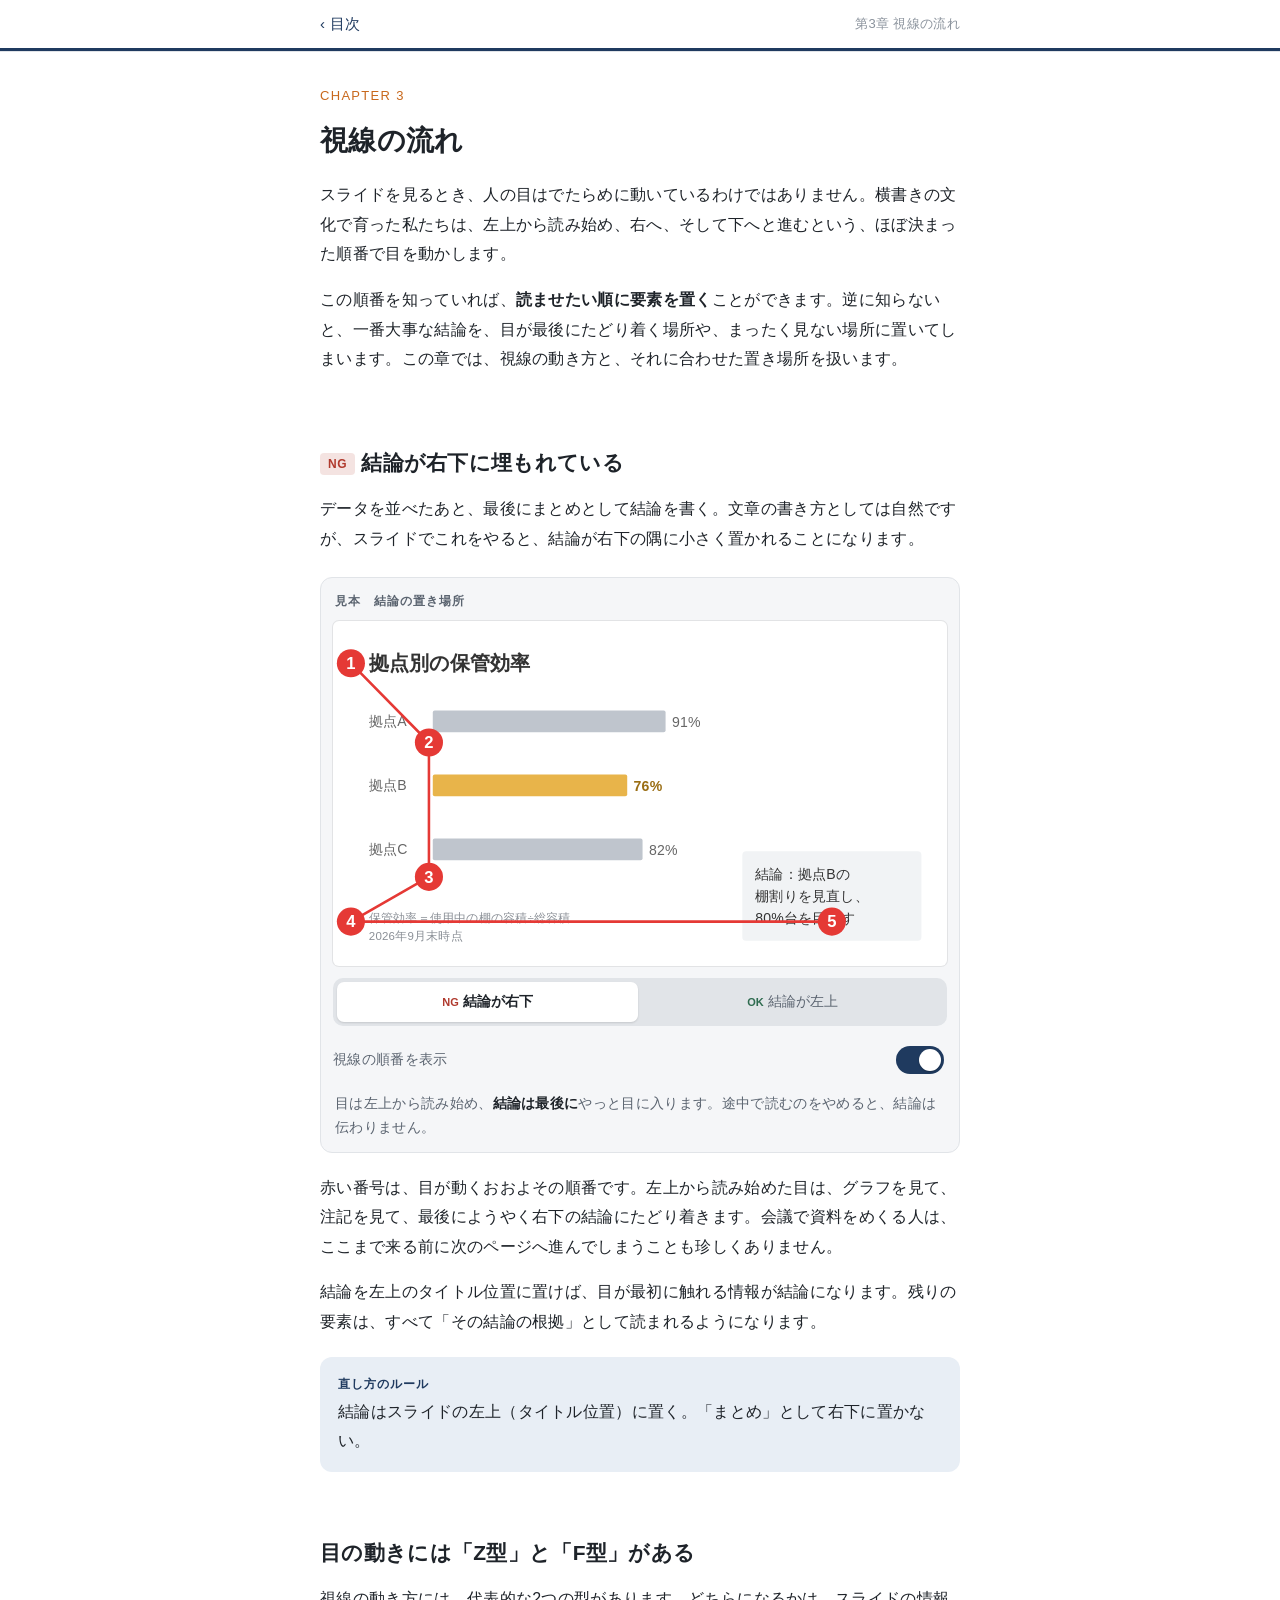
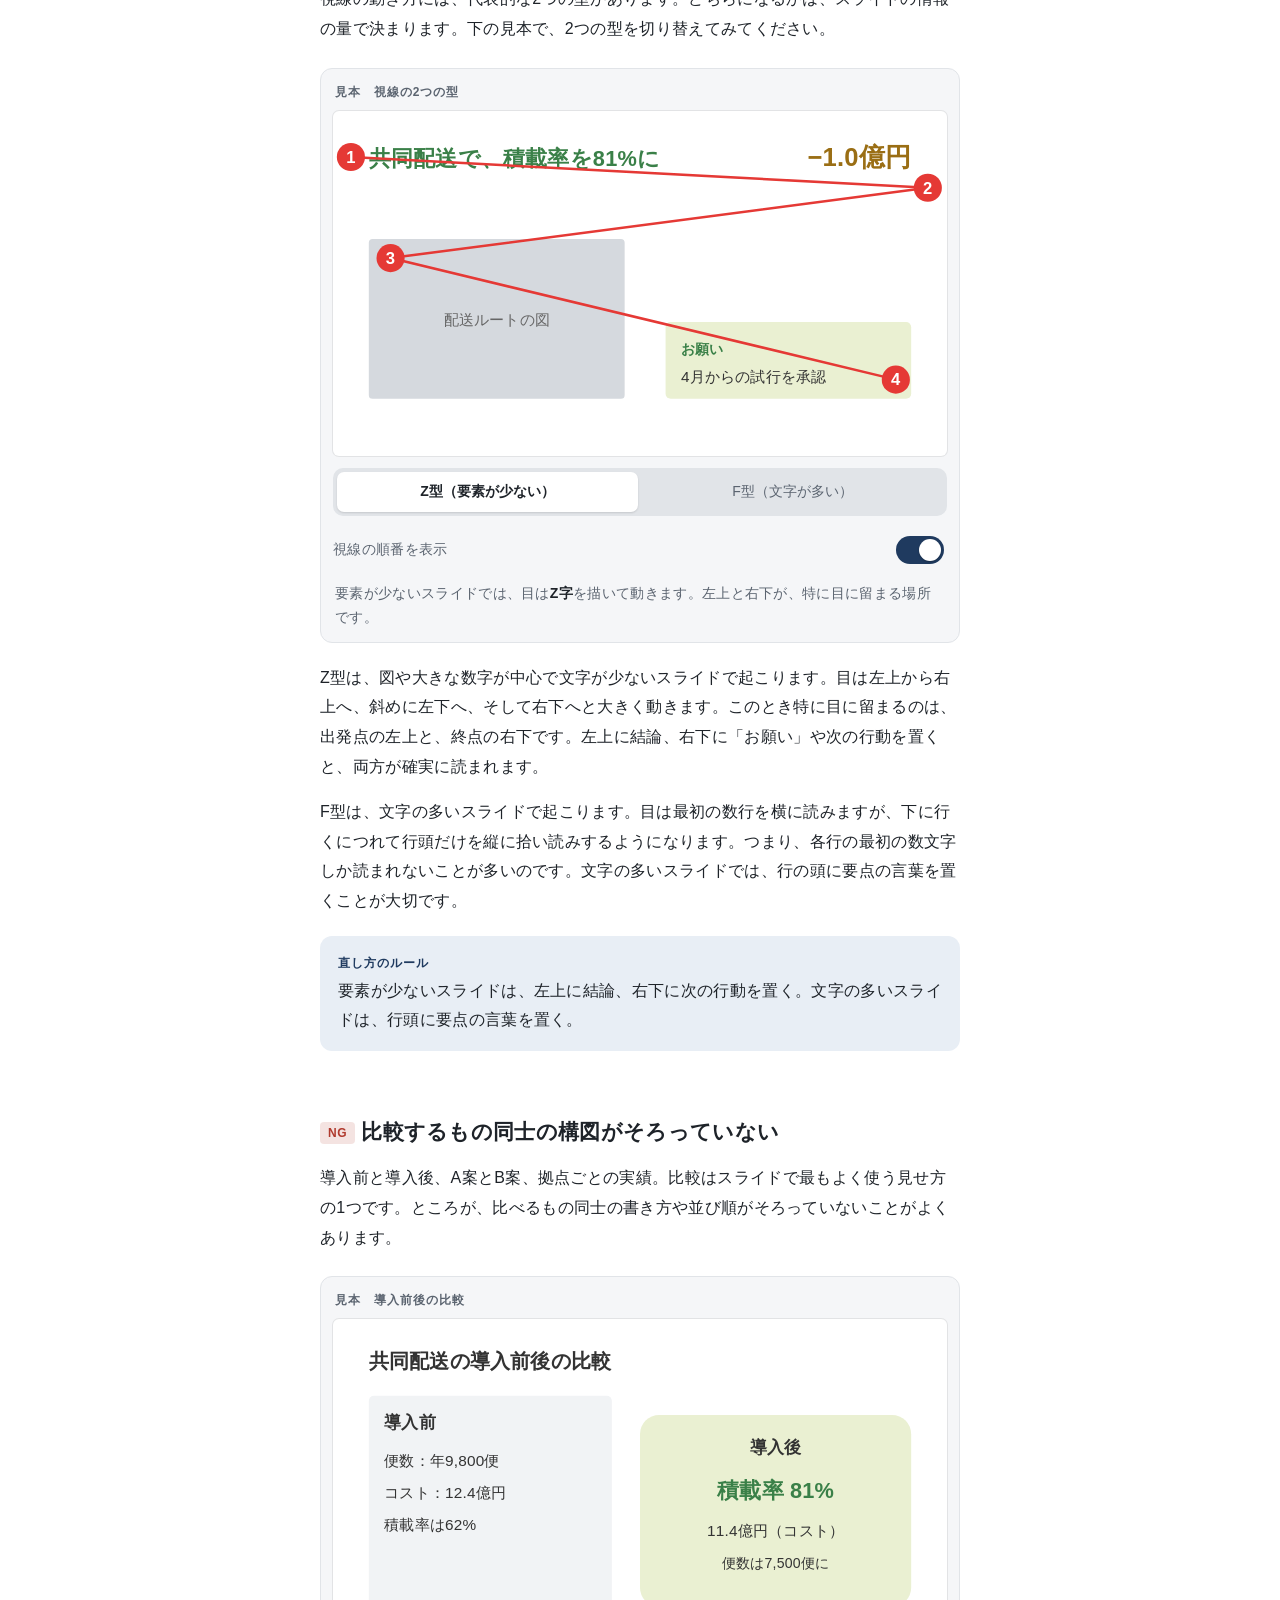
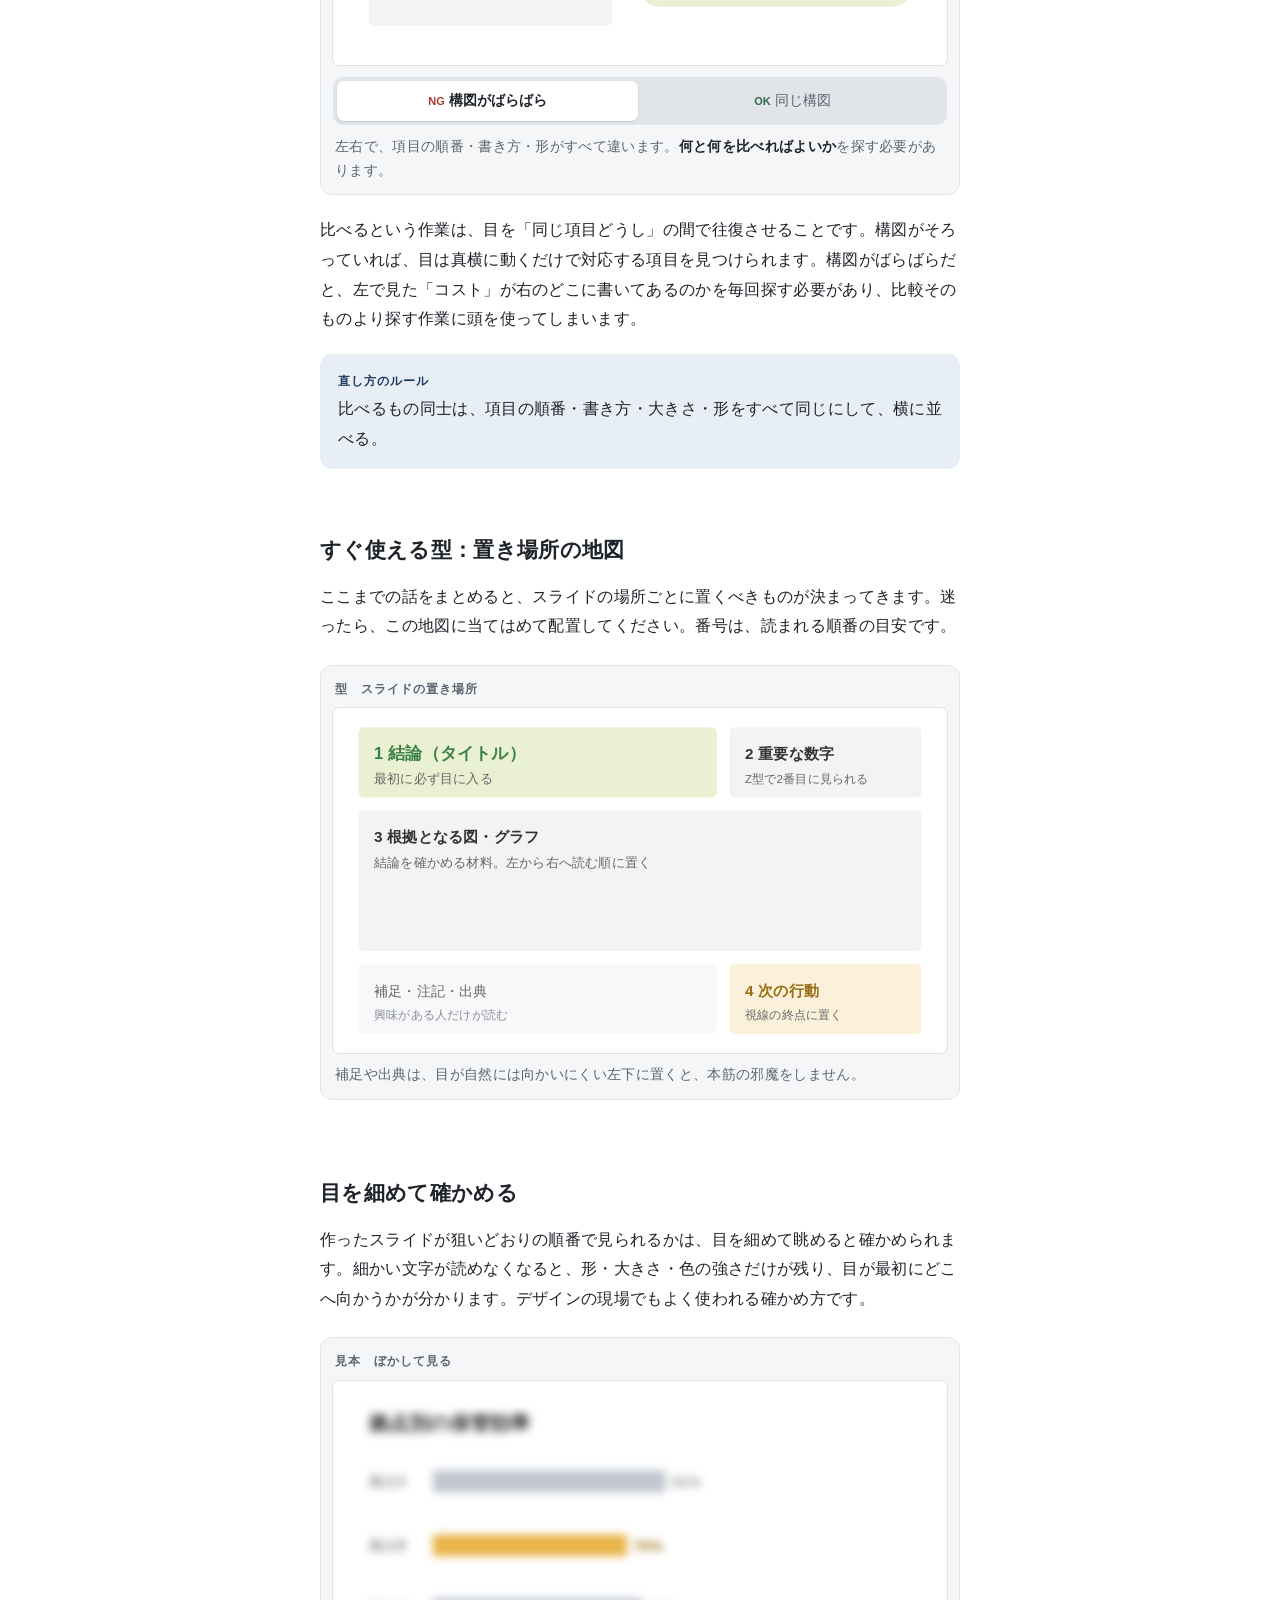
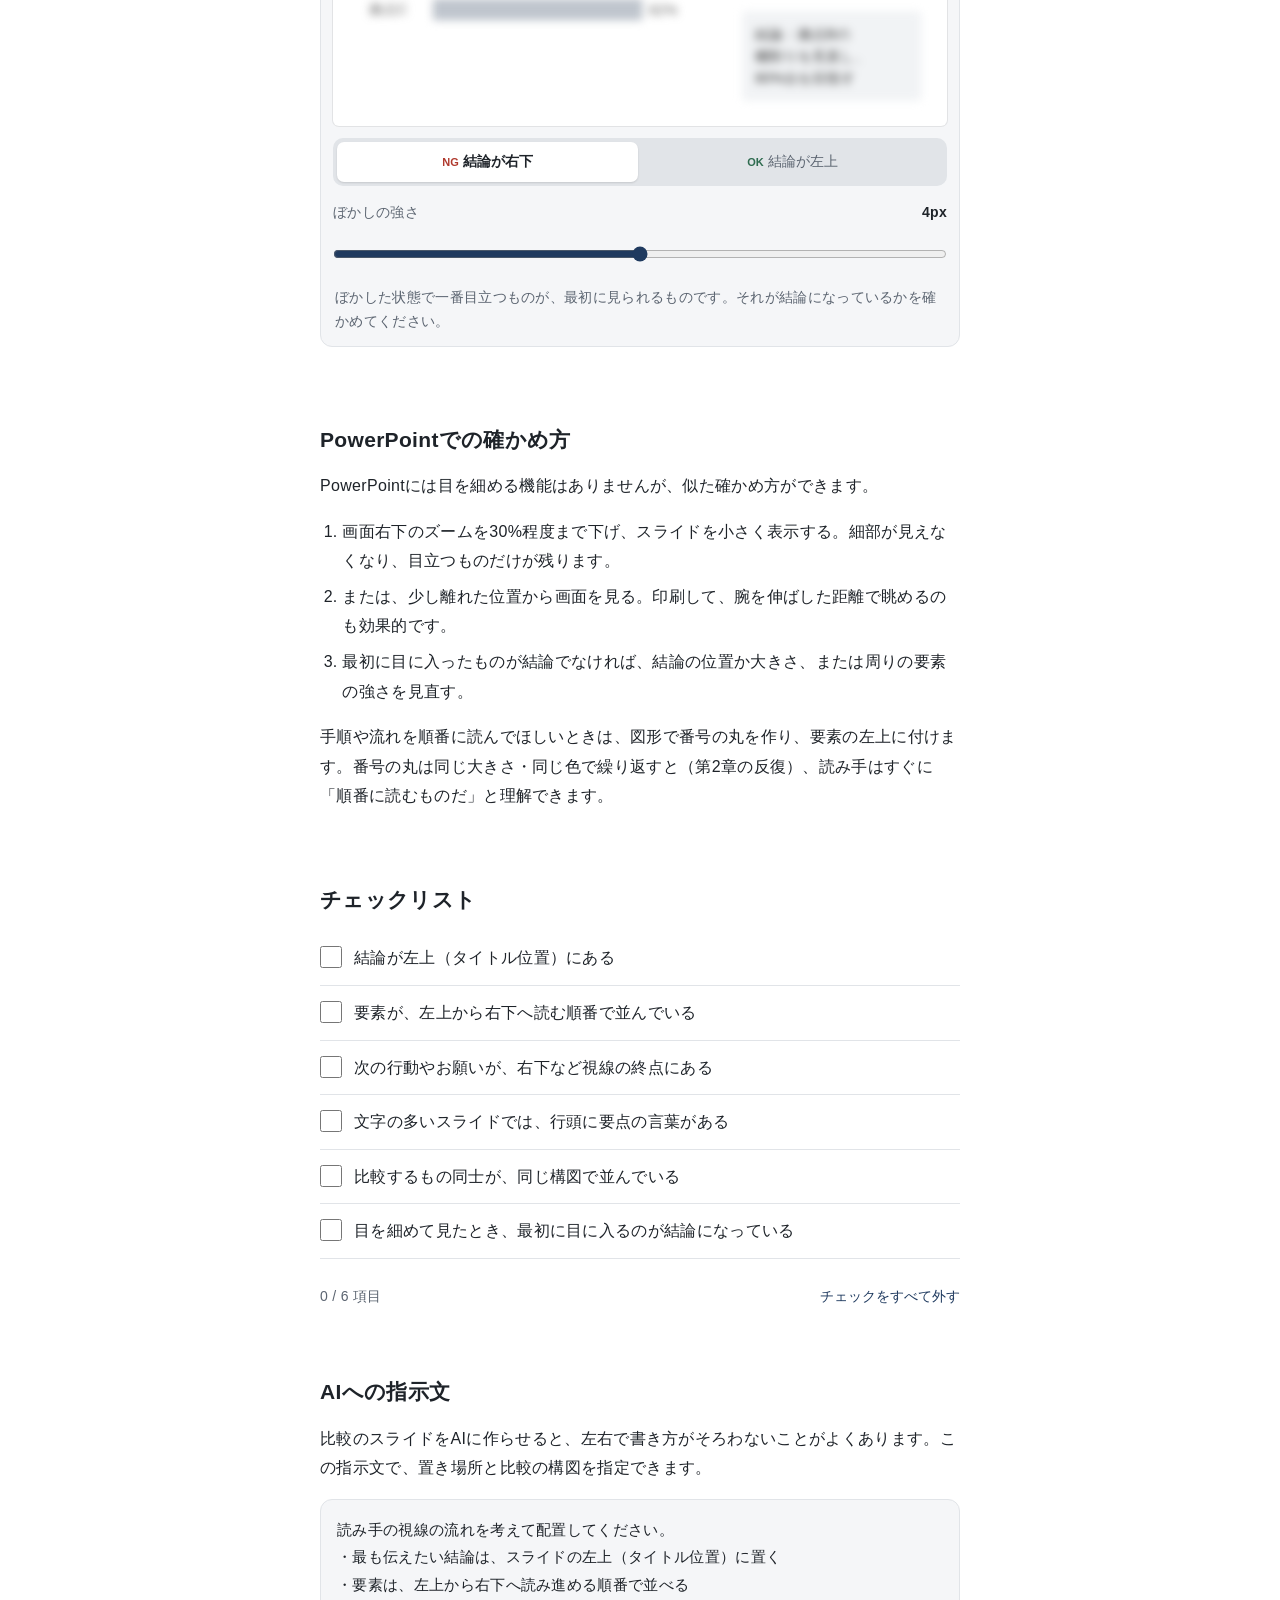
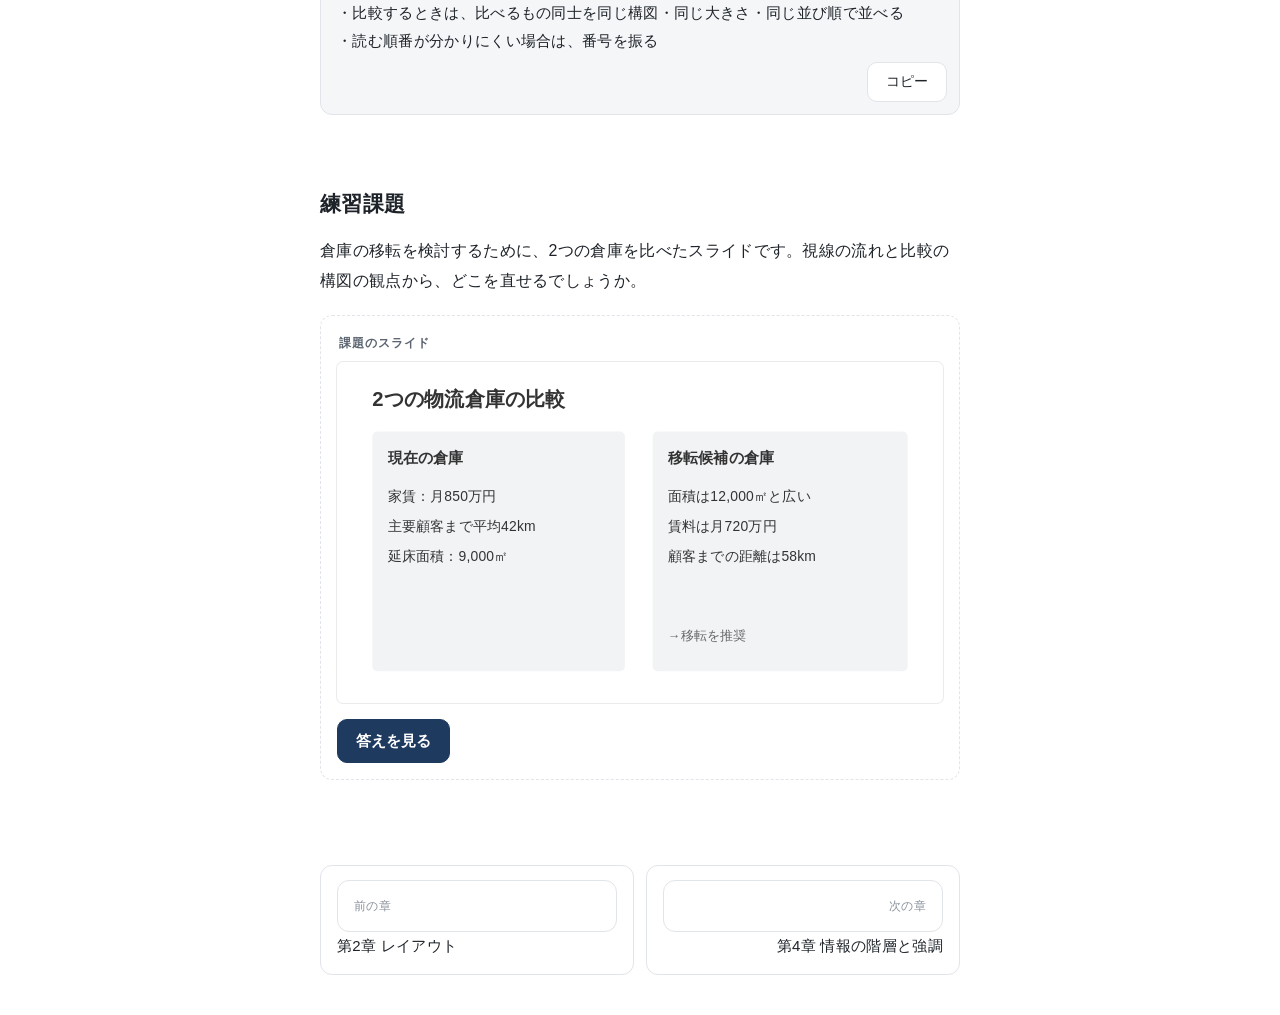
<file: chapters/03-eye-flow.html>
<!doctype html>
<html lang="ja">
<head>
<meta charset="utf-8">
<meta name="viewport" content="width=device-width, initial-scale=1, viewport-fit=cover">
<title>第3章 視線の流れ｜伝わる資料の教科書</title>
<meta name="theme-color" content="#FFFFFF" media="(prefers-color-scheme: light)">
<meta name="theme-color" content="#15181C" media="(prefers-color-scheme: dark)">
<meta name="apple-mobile-web-app-capable" content="yes">
<meta name="mobile-web-app-capable" content="yes">
<meta name="apple-mobile-web-app-title" content="資料の教科書">
<link rel="manifest" href="../manifest.webmanifest">
<link rel="apple-touch-icon" href="../assets/icons/apple-touch-icon.png">
<link rel="icon" href="../assets/icons/icon-192.png">
<link rel="stylesheet" href="../assets/css/base.css">
<link rel="stylesheet" href="../assets/css/demo.css">
</head>
<body data-chapter="ch03">

<header class="topbar">
  <div class="wrap">
    <a class="back" href="../index.html">‹ 目次</a>
    <span class="where">第3章 視線の流れ</span>
  </div>
  <div class="progressbar" aria-hidden="true"><span></span></div>
</header>

<main class="wrap">

  <section class="sec" id="start">
    <div class="chapter-head">
      <p class="num">CHAPTER 3</p>
      <h1>視線の流れ</h1>
    </div>
    <p>スライドを見るとき、人の目はでたらめに動いているわけではありません。横書きの文化で育った私たちは、左上から読み始め、右へ、そして下へと進むという、ほぼ決まった順番で目を動かします。</p>
    <p>この順番を知っていれば、<strong>読ませたい順に要素を置く</strong>ことができます。逆に知らないと、一番大事な結論を、目が最後にたどり着く場所や、まったく見ない場所に置いてしまいます。この章では、視線の動き方と、それに合わせた置き場所を扱います。</p>
  </section>

  <section class="sec" id="buried">
    <h2><span class="tag ng">NG</span>結論が右下に埋もれている</h2>
    <p>データを並べたあと、最後にまとめとして結論を書く。文章の書き方としては自然ですが、スライドでこれをやると、結論が右下の隅に小さく置かれることになります。</p>

    <div class="demo" id="demo-buried">
      <p class="demo-label">見本　結論の置き場所</p>
      <div class="slide"></div>
      <div class="seg" role="group" aria-label="表示の切替">
        <button data-value="before" aria-pressed="true"><span class="mark">NG</span>結論が右下</button>
        <button data-value="after" aria-pressed="false"><span class="mark">OK</span>結論が左上</button>
      </div>
      <label class="switch">視線の順番を表示<input type="checkbox" name="eye" checked></label>
      <p class="demo-note"></p>
    </div>

    <p>赤い番号は、目が動くおおよその順番です。左上から読み始めた目は、グラフを見て、注記を見て、最後にようやく右下の結論にたどり着きます。会議で資料をめくる人は、ここまで来る前に次のページへ進んでしまうことも珍しくありません。</p>
    <p>結論を左上のタイトル位置に置けば、目が最初に触れる情報が結論になります。残りの要素は、すべて「その結論の根拠」として読まれるようになります。</p>
    <div class="rule">
      <span class="label">直し方のルール</span>
      <p>結論はスライドの左上（タイトル位置）に置く。「まとめ」として右下に置かない。</p>
    </div>
  </section>

  <section class="sec" id="zf">
    <h2>目の動きには「Z型」と「F型」がある</h2>
    <p>視線の動き方には、代表的な2つの型があります。どちらになるかは、スライドの情報の量で決まります。下の見本で、2つの型を切り替えてみてください。</p>

    <div class="demo" id="demo-zf">
      <p class="demo-label">見本　視線の2つの型</p>
      <div class="slide"></div>
      <div class="seg" role="group" aria-label="表示の切替">
        <button data-value="z" aria-pressed="true">Z型（要素が少ない）</button>
        <button data-value="f" aria-pressed="false">F型（文字が多い）</button>
      </div>
      <label class="switch">視線の順番を表示<input type="checkbox" name="eye" checked></label>
      <p class="demo-note"></p>
    </div>

    <p>Z型は、図や大きな数字が中心で文字が少ないスライドで起こります。目は左上から右上へ、斜めに左下へ、そして右下へと大きく動きます。このとき特に目に留まるのは、出発点の左上と、終点の右下です。左上に結論、右下に「お願い」や次の行動を置くと、両方が確実に読まれます。</p>
    <p>F型は、文字の多いスライドで起こります。目は最初の数行を横に読みますが、下に行くにつれて行頭だけを縦に拾い読みするようになります。つまり、各行の最初の数文字しか読まれないことが多いのです。文字の多いスライドでは、行の頭に要点の言葉を置くことが大切です。</p>
    <div class="rule">
      <span class="label">直し方のルール</span>
      <p>要素が少ないスライドは、左上に結論、右下に次の行動を置く。文字の多いスライドは、行頭に要点の言葉を置く。</p>
    </div>
  </section>

  <section class="sec" id="compare">
    <h2><span class="tag ng">NG</span>比較するもの同士の構図がそろっていない</h2>
    <p>導入前と導入後、A案とB案、拠点ごとの実績。比較はスライドで最もよく使う見せ方の1つです。ところが、比べるもの同士の書き方や並び順がそろっていないことがよくあります。</p>

    <div class="demo" id="demo-compare">
      <p class="demo-label">見本　導入前後の比較</p>
      <div class="slide"></div>
      <div class="seg" role="group" aria-label="表示の切替">
        <button data-value="before" aria-pressed="true"><span class="mark">NG</span>構図がばらばら</button>
        <button data-value="after" aria-pressed="false"><span class="mark">OK</span>同じ構図</button>
      </div>
      <p class="demo-note"></p>
    </div>

    <p>比べるという作業は、目を「同じ項目どうし」の間で往復させることです。構図がそろっていれば、目は真横に動くだけで対応する項目を見つけられます。構図がばらばらだと、左で見た「コスト」が右のどこに書いてあるのかを毎回探す必要があり、比較そのものより探す作業に頭を使ってしまいます。</p>
    <div class="rule">
      <span class="label">直し方のルール</span>
      <p>比べるもの同士は、項目の順番・書き方・大きさ・形をすべて同じにして、横に並べる。</p>
    </div>
  </section>

  <section class="sec" id="place">
    <h2>すぐ使える型：置き場所の地図</h2>
    <p>ここまでの話をまとめると、スライドの場所ごとに置くべきものが決まってきます。迷ったら、この地図に当てはめて配置してください。番号は、読まれる順番の目安です。</p>
    <div class="demo">
      <p class="demo-label">型　スライドの置き場所</p>
      <div class="slide" id="place-map"></div>
      <p class="demo-note">補足や出典は、目が自然には向かいにくい左下に置くと、本筋の邪魔をしません。</p>
    </div>
  </section>

  <section class="sec" id="blur">
    <h2>目を細めて確かめる</h2>
    <p>作ったスライドが狙いどおりの順番で見られるかは、目を細めて眺めると確かめられます。細かい文字が読めなくなると、形・大きさ・色の強さだけが残り、目が最初にどこへ向かうかが分かります。デザインの現場でもよく使われる確かめ方です。</p>
    <div class="demo" id="demo-blur">
      <p class="demo-label">見本　ぼかして見る</p>
      <div class="slide blurred"></div>
      <div class="seg" role="group" aria-label="表示の切替">
        <button data-value="before" aria-pressed="true"><span class="mark">NG</span>結論が右下</button>
        <button data-value="after" aria-pressed="false"><span class="mark">OK</span>結論が左上</button>
      </div>
      <div class="control">
        <div class="control-row"><span>ぼかしの強さ</span><output>-</output></div>
        <input type="range" min="0" max="8" step="1" value="4" aria-label="ぼかしの強さ">
      </div>
      <p class="demo-note">ぼかした状態で一番目立つものが、最初に見られるものです。それが結論になっているかを確かめてください。</p>
    </div>
  </section>

  <section class="sec" id="howto">
    <h2>PowerPointでの確かめ方</h2>
    <p>PowerPointには目を細める機能はありませんが、似た確かめ方ができます。</p>
    <ol class="steps">
      <li>画面右下のズームを30%程度まで下げ、スライドを小さく表示する。細部が見えなくなり、目立つものだけが残ります。</li>
      <li>または、少し離れた位置から画面を見る。印刷して、腕を伸ばした距離で眺めるのも効果的です。</li>
      <li>最初に目に入ったものが結論でなければ、結論の位置か大きさ、または周りの要素の強さを見直す。</li>
    </ol>
    <p>手順や流れを順番に読んでほしいときは、図形で番号の丸を作り、要素の左上に付けます。番号の丸は同じ大きさ・同じ色で繰り返すと（第2章の反復）、読み手はすぐに「順番に読むものだ」と理解できます。</p>
  </section>

  <section class="sec" id="checklist">
    <h2>チェックリスト</h2>
    <ul class="checklist" data-key="ch03">
      <li><label><input type="checkbox" data-id="topleft">結論が左上（タイトル位置）にある</label></li>
      <li><label><input type="checkbox" data-id="order">要素が、左上から右下へ読む順番で並んでいる</label></li>
      <li><label><input type="checkbox" data-id="action">次の行動やお願いが、右下など視線の終点にある</label></li>
      <li><label><input type="checkbox" data-id="linehead">文字の多いスライドでは、行頭に要点の言葉がある</label></li>
      <li><label><input type="checkbox" data-id="compare">比較するもの同士が、同じ構図で並んでいる</label></li>
      <li><label><input type="checkbox" data-id="squint">目を細めて見たとき、最初に目に入るのが結論になっている</label></li>
    </ul>
    <div class="checklist-meta" data-checklist-meta="ch03">
      <span class="count"></span>
      <button class="linkbtn reset">チェックをすべて外す</button>
    </div>
  </section>

  <section class="sec" id="prompt">
    <h2>AIへの指示文</h2>
    <p>比較のスライドをAIに作らせると、左右で書き方がそろわないことがよくあります。この指示文で、置き場所と比較の構図を指定できます。</p>
    <div class="copybox" data-prompt="ch03"></div>
  </section>

  <section class="sec" id="practice">
    <h2>練習課題</h2>
    <p>倉庫の移転を検討するために、2つの倉庫を比べたスライドです。視線の流れと比較の構図の観点から、どこを直せるでしょうか。</p>
    <div class="practice">
      <p class="demo-label">課題のスライド</p>
      <div class="slide" id="practice-before"></div>
      <p style="margin:16px 0 0"><button class="btn primary" data-reveal="practice-answer">答えを見る</button></p>
      <div class="answer" id="practice-answer" hidden>
        <p class="demo-label">直した例</p>
        <div class="slide" id="practice-after"></div>
        <h3>直したポイント</h3>
        <p>課題のスライドでは、左右の箱で項目の順番も書き方も違いました。左は「家賃・距離・面積」、右は「面積・賃料・距離」の順で、しかも「家賃」と「賃料」のように言葉まで違います。読み手は対応する項目を探して、目を何度も往復させることになります。</p>
        <p>直した例では、項目を左端に一度だけ書き、現在と移転候補の値を同じ高さに並べました。目は横に動くだけで差が分かります。移転候補のうち有利な値だけをアクセント色にし、不利な距離は色を付けずに、下の注記で次のページへの橋渡しをしています。</p>
        <p>結論も、右下の小さな「移転を推奨」から、左上のタイトルに移しました。数字を入れた結論の文にしたことで、なぜ推奨するのかまで一度に伝わります。</p>
      </div>
    </div>
  </section>

  <nav class="pager" aria-label="前後の章"></nav>
</main>

<script src="../assets/js/chapters.js"></script>
<script src="../assets/js/prompts.js"></script>
<script src="../assets/js/app.js"></script>
<script src="../assets/js/kit.js"></script>
<script src="../assets/js/demos/ch03.js"></script>
</body>
</html>
</file>
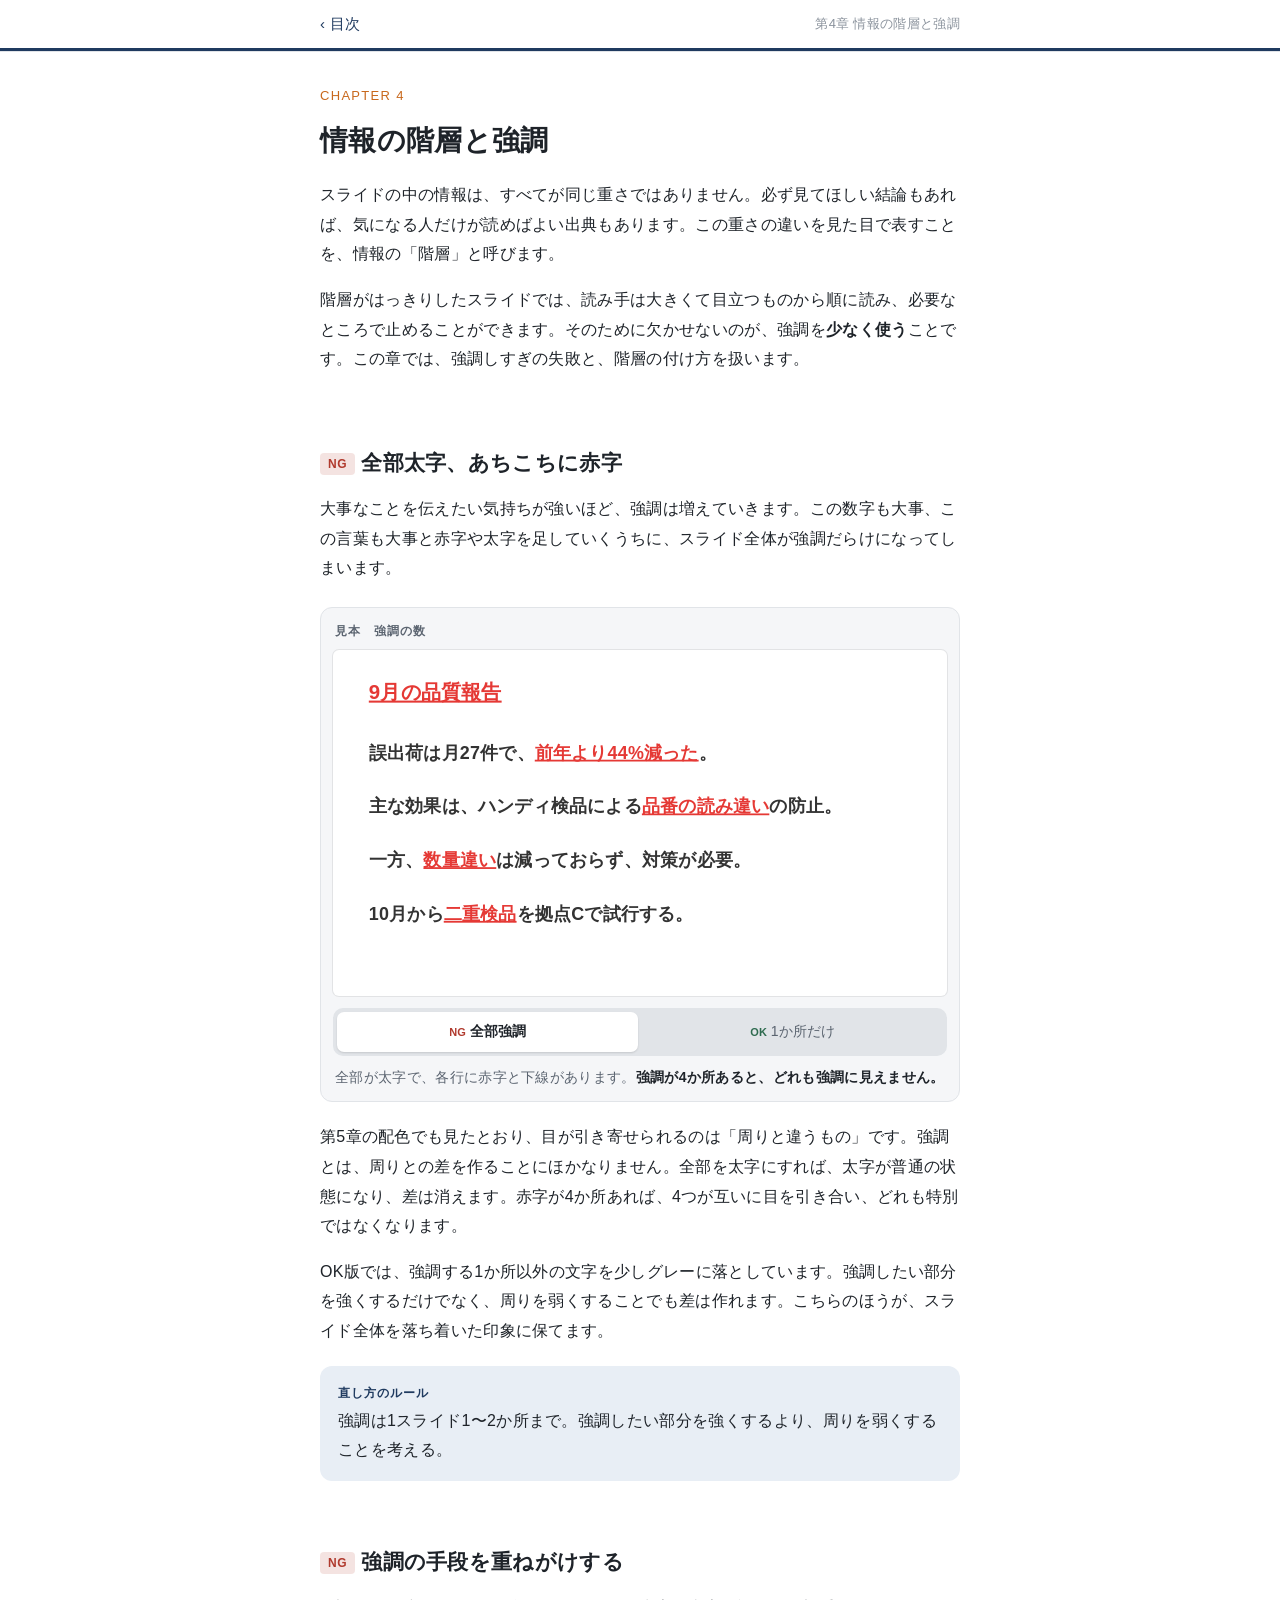
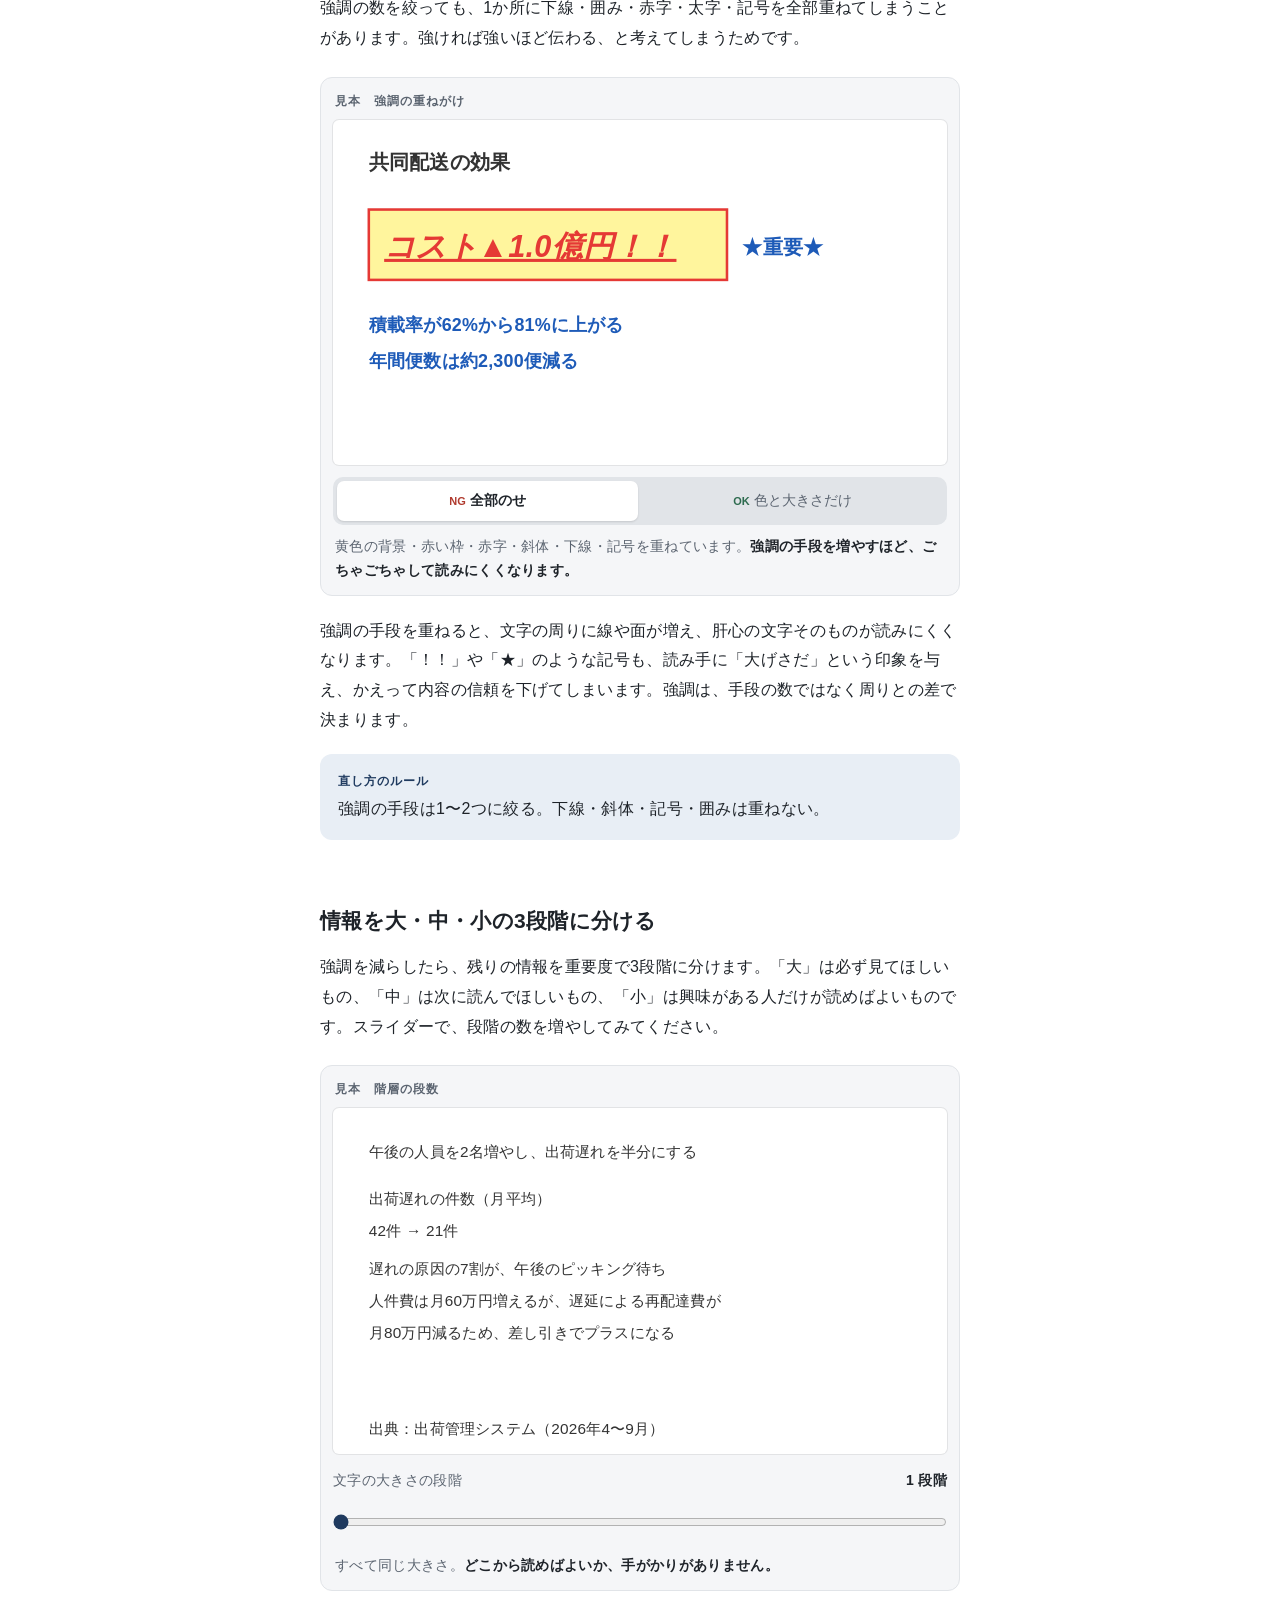
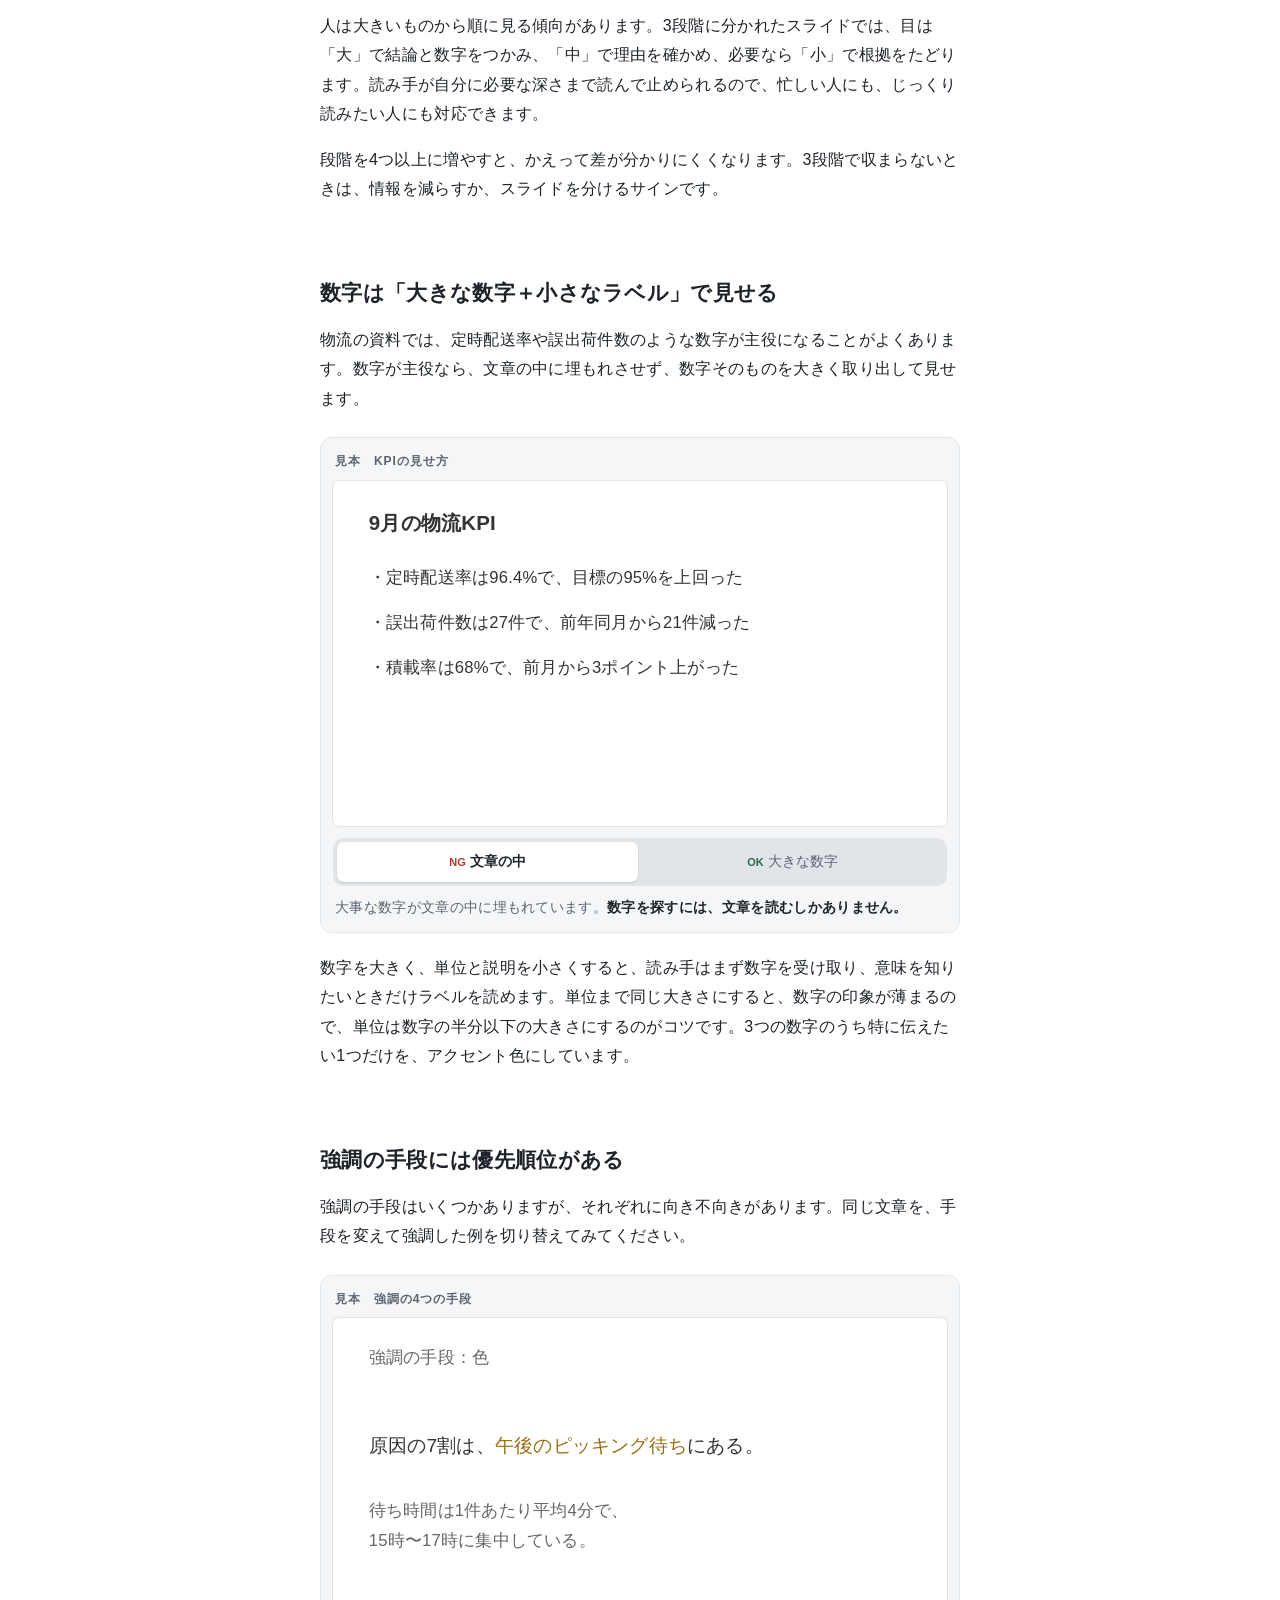
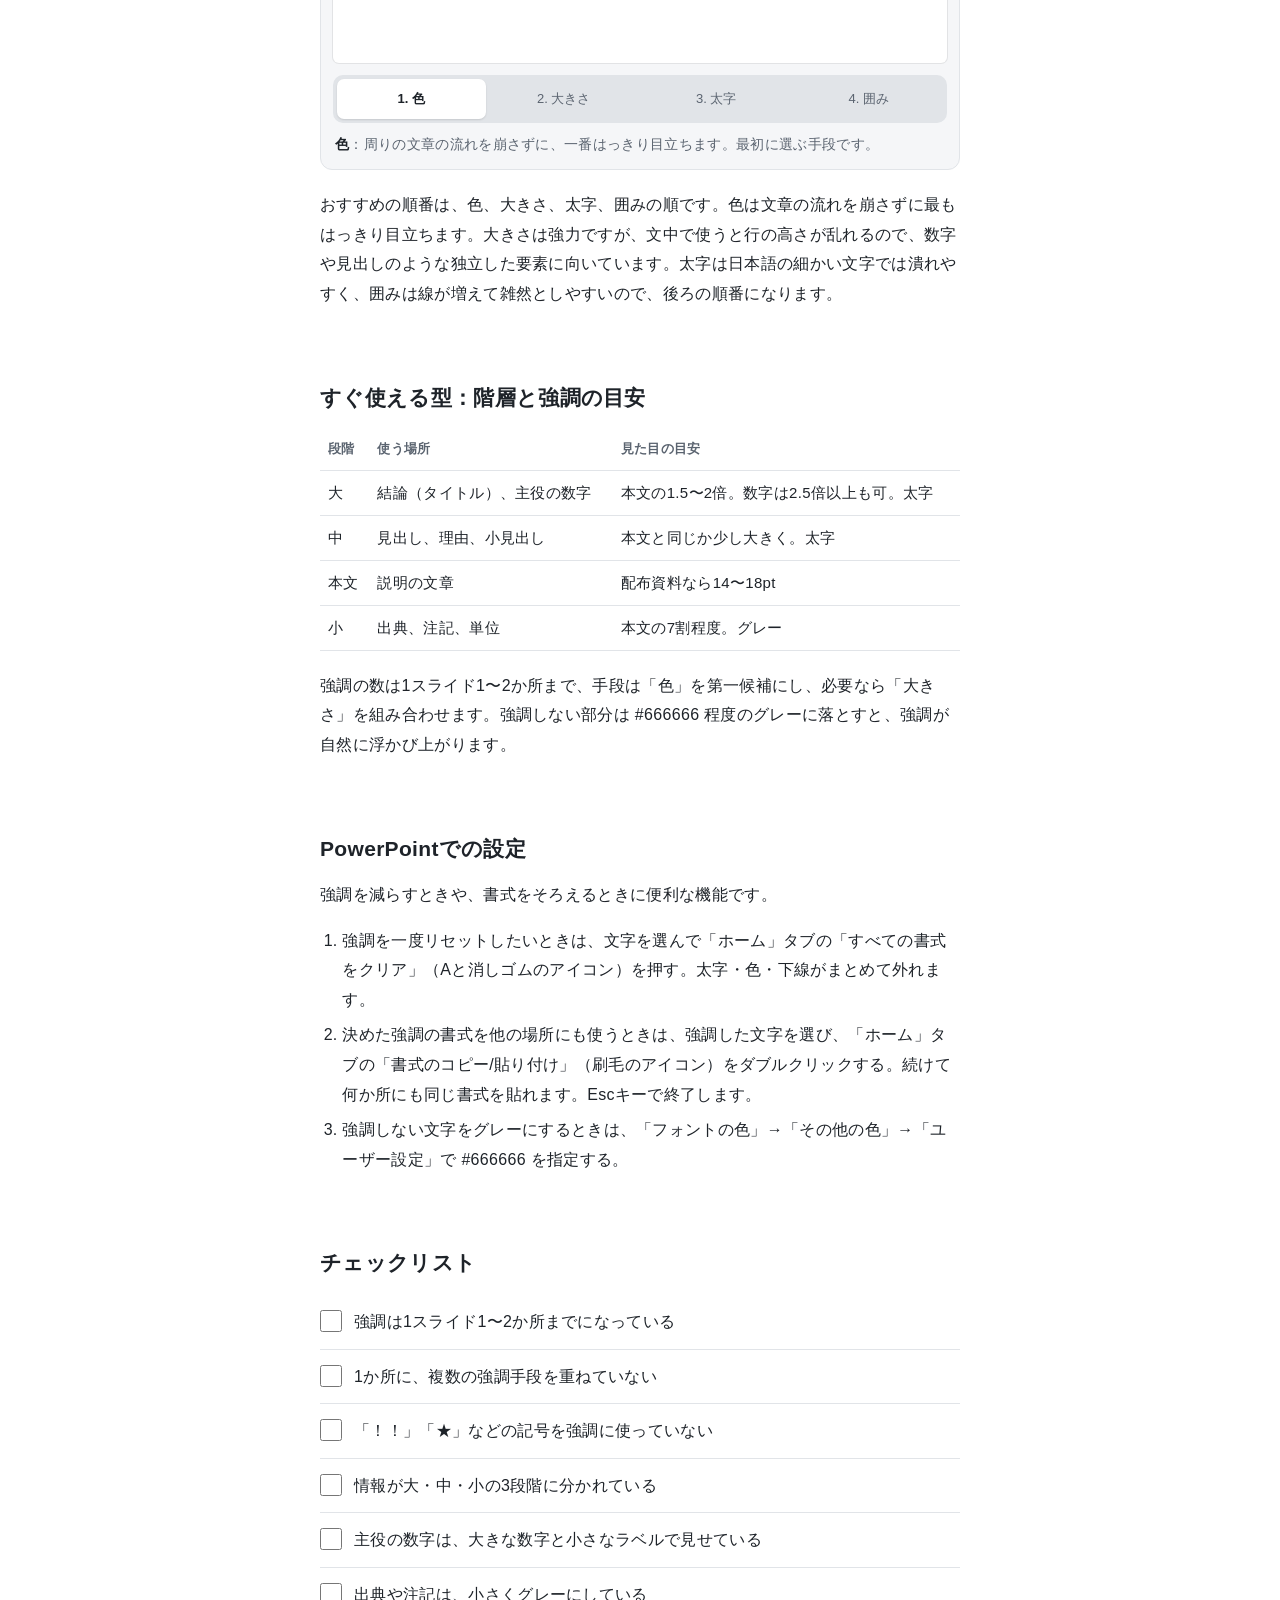
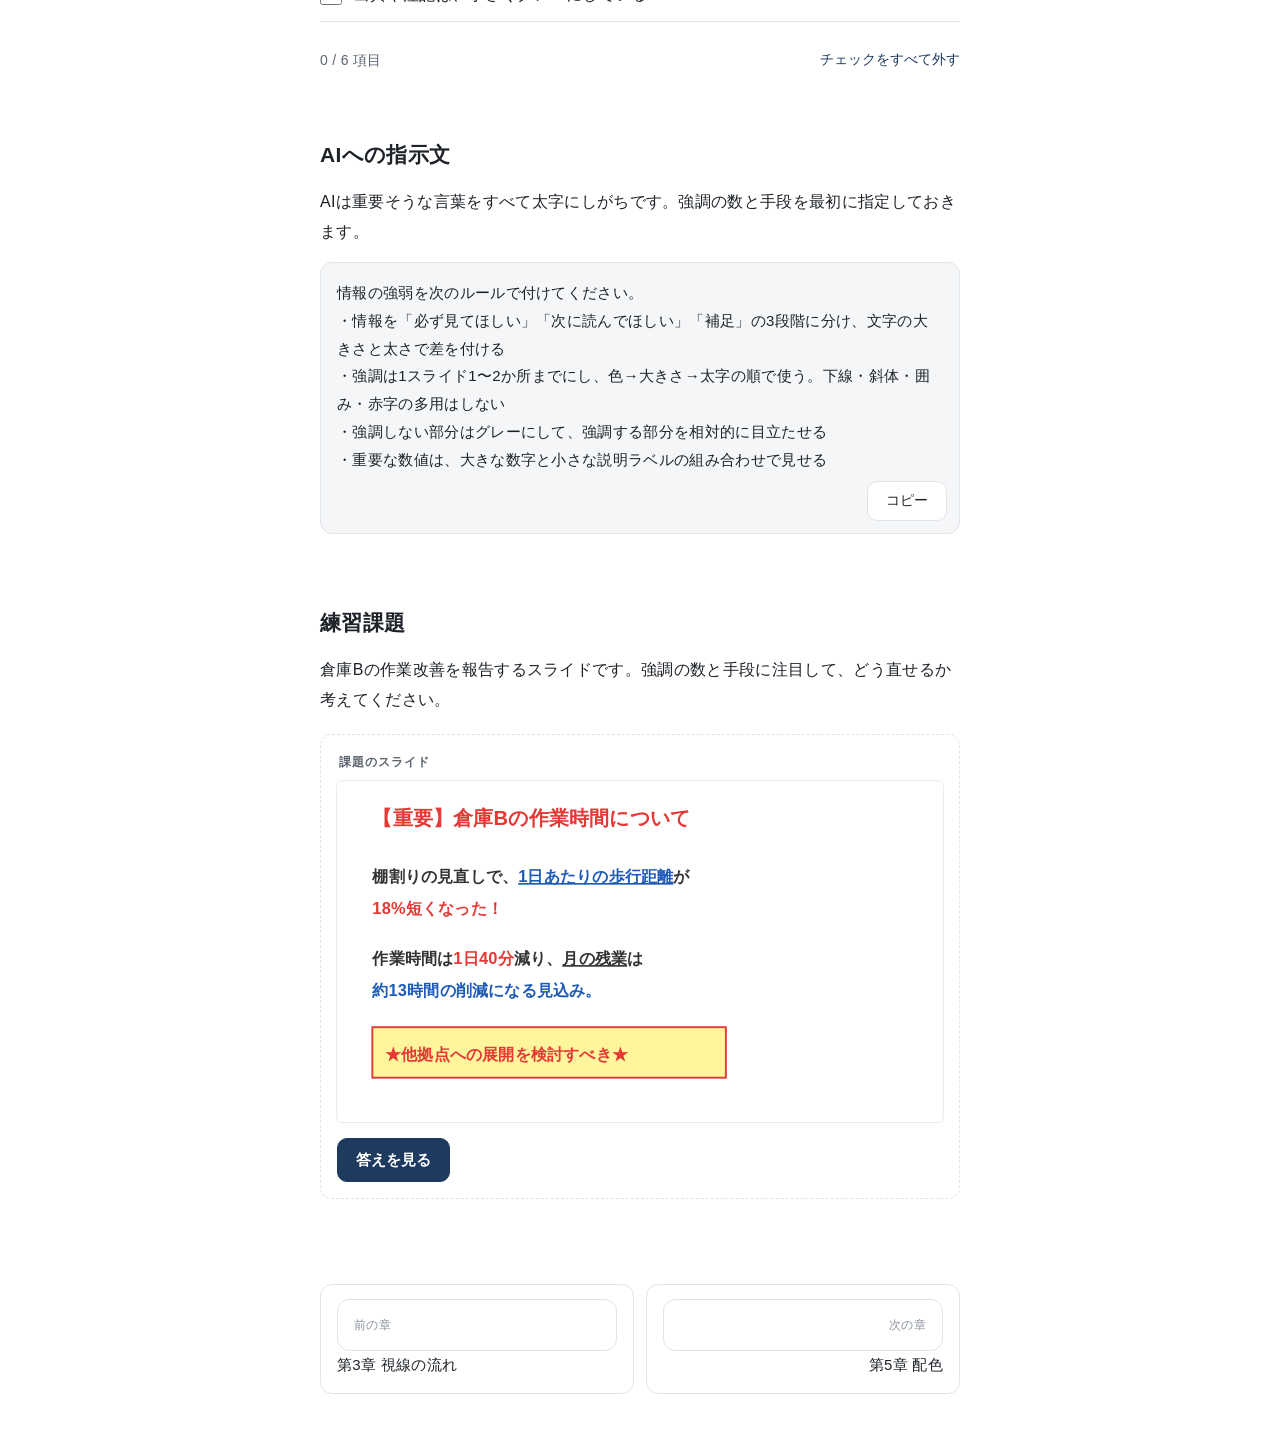
<file: chapters/04-hierarchy.html>
<!doctype html>
<html lang="ja">
<head>
<meta charset="utf-8">
<meta name="viewport" content="width=device-width, initial-scale=1, viewport-fit=cover">
<title>第4章 情報の階層と強調｜伝わる資料の教科書</title>
<meta name="theme-color" content="#FFFFFF" media="(prefers-color-scheme: light)">
<meta name="theme-color" content="#15181C" media="(prefers-color-scheme: dark)">
<meta name="apple-mobile-web-app-capable" content="yes">
<meta name="mobile-web-app-capable" content="yes">
<meta name="apple-mobile-web-app-title" content="資料の教科書">
<link rel="manifest" href="../manifest.webmanifest">
<link rel="apple-touch-icon" href="../assets/icons/apple-touch-icon.png">
<link rel="icon" href="../assets/icons/icon-192.png">
<link rel="stylesheet" href="../assets/css/base.css">
<link rel="stylesheet" href="../assets/css/demo.css">
</head>
<body data-chapter="ch04">

<header class="topbar">
  <div class="wrap">
    <a class="back" href="../index.html">‹ 目次</a>
    <span class="where">第4章 情報の階層と強調</span>
  </div>
  <div class="progressbar" aria-hidden="true"><span></span></div>
</header>

<main class="wrap">

  <section class="sec" id="start">
    <div class="chapter-head">
      <p class="num">CHAPTER 4</p>
      <h1>情報の階層と強調</h1>
    </div>
    <p>スライドの中の情報は、すべてが同じ重さではありません。必ず見てほしい結論もあれば、気になる人だけが読めばよい出典もあります。この重さの違いを見た目で表すことを、情報の「階層」と呼びます。</p>
    <p>階層がはっきりしたスライドでは、読み手は大きくて目立つものから順に読み、必要なところで止めることができます。そのために欠かせないのが、強調を<strong>少なく使う</strong>ことです。この章では、強調しすぎの失敗と、階層の付け方を扱います。</p>
  </section>

  <section class="sec" id="allbold">
    <h2><span class="tag ng">NG</span>全部太字、あちこちに赤字</h2>
    <p>大事なことを伝えたい気持ちが強いほど、強調は増えていきます。この数字も大事、この言葉も大事と赤字や太字を足していくうちに、スライド全体が強調だらけになってしまいます。</p>

    <div class="demo" id="demo-allbold">
      <p class="demo-label">見本　強調の数</p>
      <div class="slide"></div>
      <div class="seg" role="group" aria-label="表示の切替">
        <button data-value="before" aria-pressed="true"><span class="mark">NG</span>全部強調</button>
        <button data-value="after" aria-pressed="false"><span class="mark">OK</span>1か所だけ</button>
      </div>
      <p class="demo-note"></p>
    </div>

    <p>第5章の配色でも見たとおり、目が引き寄せられるのは「周りと違うもの」です。強調とは、周りとの差を作ることにほかなりません。全部を太字にすれば、太字が普通の状態になり、差は消えます。赤字が4か所あれば、4つが互いに目を引き合い、どれも特別ではなくなります。</p>
    <p>OK版では、強調する1か所以外の文字を少しグレーに落としています。強調したい部分を強くするだけでなく、周りを弱くすることでも差は作れます。こちらのほうが、スライド全体を落ち着いた印象に保てます。</p>
    <div class="rule">
      <span class="label">直し方のルール</span>
      <p>強調は1スライド1〜2か所まで。強調したい部分を強くするより、周りを弱くすることを考える。</p>
    </div>
  </section>

  <section class="sec" id="mixed">
    <h2><span class="tag ng">NG</span>強調の手段を重ねがけする</h2>
    <p>強調の数を絞っても、1か所に下線・囲み・赤字・太字・記号を全部重ねてしまうことがあります。強ければ強いほど伝わる、と考えてしまうためです。</p>

    <div class="demo" id="demo-mixed">
      <p class="demo-label">見本　強調の重ねがけ</p>
      <div class="slide"></div>
      <div class="seg" role="group" aria-label="表示の切替">
        <button data-value="before" aria-pressed="true"><span class="mark">NG</span>全部のせ</button>
        <button data-value="after" aria-pressed="false"><span class="mark">OK</span>色と大きさだけ</button>
      </div>
      <p class="demo-note"></p>
    </div>

    <p>強調の手段を重ねると、文字の周りに線や面が増え、肝心の文字そのものが読みにくくなります。「！！」や「★」のような記号も、読み手に「大げさだ」という印象を与え、かえって内容の信頼を下げてしまいます。強調は、手段の数ではなく周りとの差で決まります。</p>
    <div class="rule">
      <span class="label">直し方のルール</span>
      <p>強調の手段は1〜2つに絞る。下線・斜体・記号・囲みは重ねない。</p>
    </div>
  </section>

  <section class="sec" id="levels">
    <h2>情報を大・中・小の3段階に分ける</h2>
    <p>強調を減らしたら、残りの情報を重要度で3段階に分けます。「大」は必ず見てほしいもの、「中」は次に読んでほしいもの、「小」は興味がある人だけが読めばよいものです。スライダーで、段階の数を増やしてみてください。</p>

    <div class="demo" id="demo-levels">
      <p class="demo-label">見本　階層の段数</p>
      <div class="slide"></div>
      <div class="control">
        <div class="control-row"><span>文字の大きさの段階</span><output>-</output></div>
        <input type="range" min="1" max="3" step="1" value="1" aria-label="文字の大きさの段階">
      </div>
      <p class="demo-note"></p>
    </div>

    <p>人は大きいものから順に見る傾向があります。3段階に分かれたスライドでは、目は「大」で結論と数字をつかみ、「中」で理由を確かめ、必要なら「小」で根拠をたどります。読み手が自分に必要な深さまで読んで止められるので、忙しい人にも、じっくり読みたい人にも対応できます。</p>
    <p>段階を4つ以上に増やすと、かえって差が分かりにくくなります。3段階で収まらないときは、情報を減らすか、スライドを分けるサインです。</p>
  </section>

  <section class="sec" id="bignum">
    <h2>数字は「大きな数字＋小さなラベル」で見せる</h2>
    <p>物流の資料では、定時配送率や誤出荷件数のような数字が主役になることがよくあります。数字が主役なら、文章の中に埋もれさせず、数字そのものを大きく取り出して見せます。</p>

    <div class="demo" id="demo-bignum">
      <p class="demo-label">見本　KPIの見せ方</p>
      <div class="slide"></div>
      <div class="seg" role="group" aria-label="表示の切替">
        <button data-value="before" aria-pressed="true"><span class="mark">NG</span>文章の中</button>
        <button data-value="after" aria-pressed="false"><span class="mark">OK</span>大きな数字</button>
      </div>
      <p class="demo-note"></p>
    </div>

    <p>数字を大きく、単位と説明を小さくすると、読み手はまず数字を受け取り、意味を知りたいときだけラベルを読めます。単位まで同じ大きさにすると、数字の印象が薄まるので、単位は数字の半分以下の大きさにするのがコツです。3つの数字のうち特に伝えたい1つだけを、アクセント色にしています。</p>
  </section>

  <section class="sec" id="priority">
    <h2>強調の手段には優先順位がある</h2>
    <p>強調の手段はいくつかありますが、それぞれに向き不向きがあります。同じ文章を、手段を変えて強調した例を切り替えてみてください。</p>

    <div class="demo" id="demo-priority">
      <p class="demo-label">見本　強調の4つの手段</p>
      <div class="slide"></div>
      <div class="seg seg-4" role="group" aria-label="強調の手段の切替">
        <button data-value="color" aria-pressed="true">1. 色</button>
        <button data-value="size" aria-pressed="false">2. 大きさ</button>
        <button data-value="bold" aria-pressed="false">3. 太字</button>
        <button data-value="box" aria-pressed="false">4. 囲み</button>
      </div>
      <p class="demo-note"></p>
    </div>

    <p>おすすめの順番は、色、大きさ、太字、囲みの順です。色は文章の流れを崩さずに最もはっきり目立ちます。大きさは強力ですが、文中で使うと行の高さが乱れるので、数字や見出しのような独立した要素に向いています。太字は日本語の細かい文字では潰れやすく、囲みは線が増えて雑然としやすいので、後ろの順番になります。</p>
  </section>

  <section class="sec" id="template">
    <h2>すぐ使える型：階層と強調の目安</h2>
    <div class="table-wrap">
      <table>
        <thead><tr><th>段階</th><th>使う場所</th><th>見た目の目安</th></tr></thead>
        <tbody>
          <tr><td>大</td><td>結論（タイトル）、主役の数字</td><td>本文の1.5〜2倍。数字は2.5倍以上も可。太字</td></tr>
          <tr><td>中</td><td>見出し、理由、小見出し</td><td>本文と同じか少し大きく。太字</td></tr>
          <tr><td>本文</td><td>説明の文章</td><td>配布資料なら14〜18pt</td></tr>
          <tr><td>小</td><td>出典、注記、単位</td><td>本文の7割程度。グレー</td></tr>
        </tbody>
      </table>
    </div>
    <p>強調の数は1スライド1〜2か所まで、手段は「色」を第一候補にし、必要なら「大きさ」を組み合わせます。強調しない部分は #666666 程度のグレーに落とすと、強調が自然に浮かび上がります。</p>
  </section>

  <section class="sec" id="howto">
    <h2>PowerPointでの設定</h2>
    <p>強調を減らすときや、書式をそろえるときに便利な機能です。</p>
    <ol class="steps">
      <li>強調を一度リセットしたいときは、文字を選んで「ホーム」タブの「すべての書式をクリア」（Aと消しゴムのアイコン）を押す。太字・色・下線がまとめて外れます。</li>
      <li>決めた強調の書式を他の場所にも使うときは、強調した文字を選び、「ホーム」タブの「書式のコピー/貼り付け」（刷毛のアイコン）をダブルクリックする。続けて何か所にも同じ書式を貼れます。Escキーで終了します。</li>
      <li>強調しない文字をグレーにするときは、「フォントの色」→「その他の色」→「ユーザー設定」で #666666 を指定する。</li>
    </ol>
  </section>

  <section class="sec" id="checklist">
    <h2>チェックリスト</h2>
    <ul class="checklist" data-key="ch04">
      <li><label><input type="checkbox" data-id="count">強調は1スライド1〜2か所までになっている</label></li>
      <li><label><input type="checkbox" data-id="layer">1か所に、複数の強調手段を重ねていない</label></li>
      <li><label><input type="checkbox" data-id="mark">「！！」「★」などの記号を強調に使っていない</label></li>
      <li><label><input type="checkbox" data-id="levels">情報が大・中・小の3段階に分かれている</label></li>
      <li><label><input type="checkbox" data-id="kpi">主役の数字は、大きな数字と小さなラベルで見せている</label></li>
      <li><label><input type="checkbox" data-id="gray">出典や注記は、小さくグレーにしている</label></li>
    </ul>
    <div class="checklist-meta" data-checklist-meta="ch04">
      <span class="count"></span>
      <button class="linkbtn reset">チェックをすべて外す</button>
    </div>
  </section>

  <section class="sec" id="prompt">
    <h2>AIへの指示文</h2>
    <p>AIは重要そうな言葉をすべて太字にしがちです。強調の数と手段を最初に指定しておきます。</p>
    <div class="copybox" data-prompt="ch04"></div>
  </section>

  <section class="sec" id="practice">
    <h2>練習課題</h2>
    <p>倉庫Bの作業改善を報告するスライドです。強調の数と手段に注目して、どう直せるか考えてください。</p>
    <div class="practice">
      <p class="demo-label">課題のスライド</p>
      <div class="slide" id="practice-before"></div>
      <p style="margin:16px 0 0"><button class="btn primary" data-reveal="practice-answer">答えを見る</button></p>
      <div class="answer" id="practice-answer" hidden>
        <p class="demo-label">直した例</p>
        <div class="slide" id="practice-after"></div>
        <h3>直したポイント</h3>
        <p>課題のスライドでは、赤字・青字・下線・黄色の囲み・記号が合わせて7か所以上あり、すべての文が太字でした。どれも強調されているので、結局どこが大事なのか分かりません。直した例では、強調を「作業時間 −40分」の1か所に絞りました。</p>
        <p>文章に埋もれていた3つの数字は、大きな数字と小さなラベルで横に並べています。「★他拠点への展開を検討すべき★」は記号を外し、「次の一手」として普通の太字で書きました。強い装飾がなくても、位置と大きさで十分に目立ちます。</p>
      </div>
    </div>
  </section>

  <nav class="pager" aria-label="前後の章"></nav>
</main>

<script src="../assets/js/chapters.js"></script>
<script src="../assets/js/prompts.js"></script>
<script src="../assets/js/app.js"></script>
<script src="../assets/js/kit.js"></script>
<script src="../assets/js/demos/ch04.js"></script>
</body>
</html>
</file>
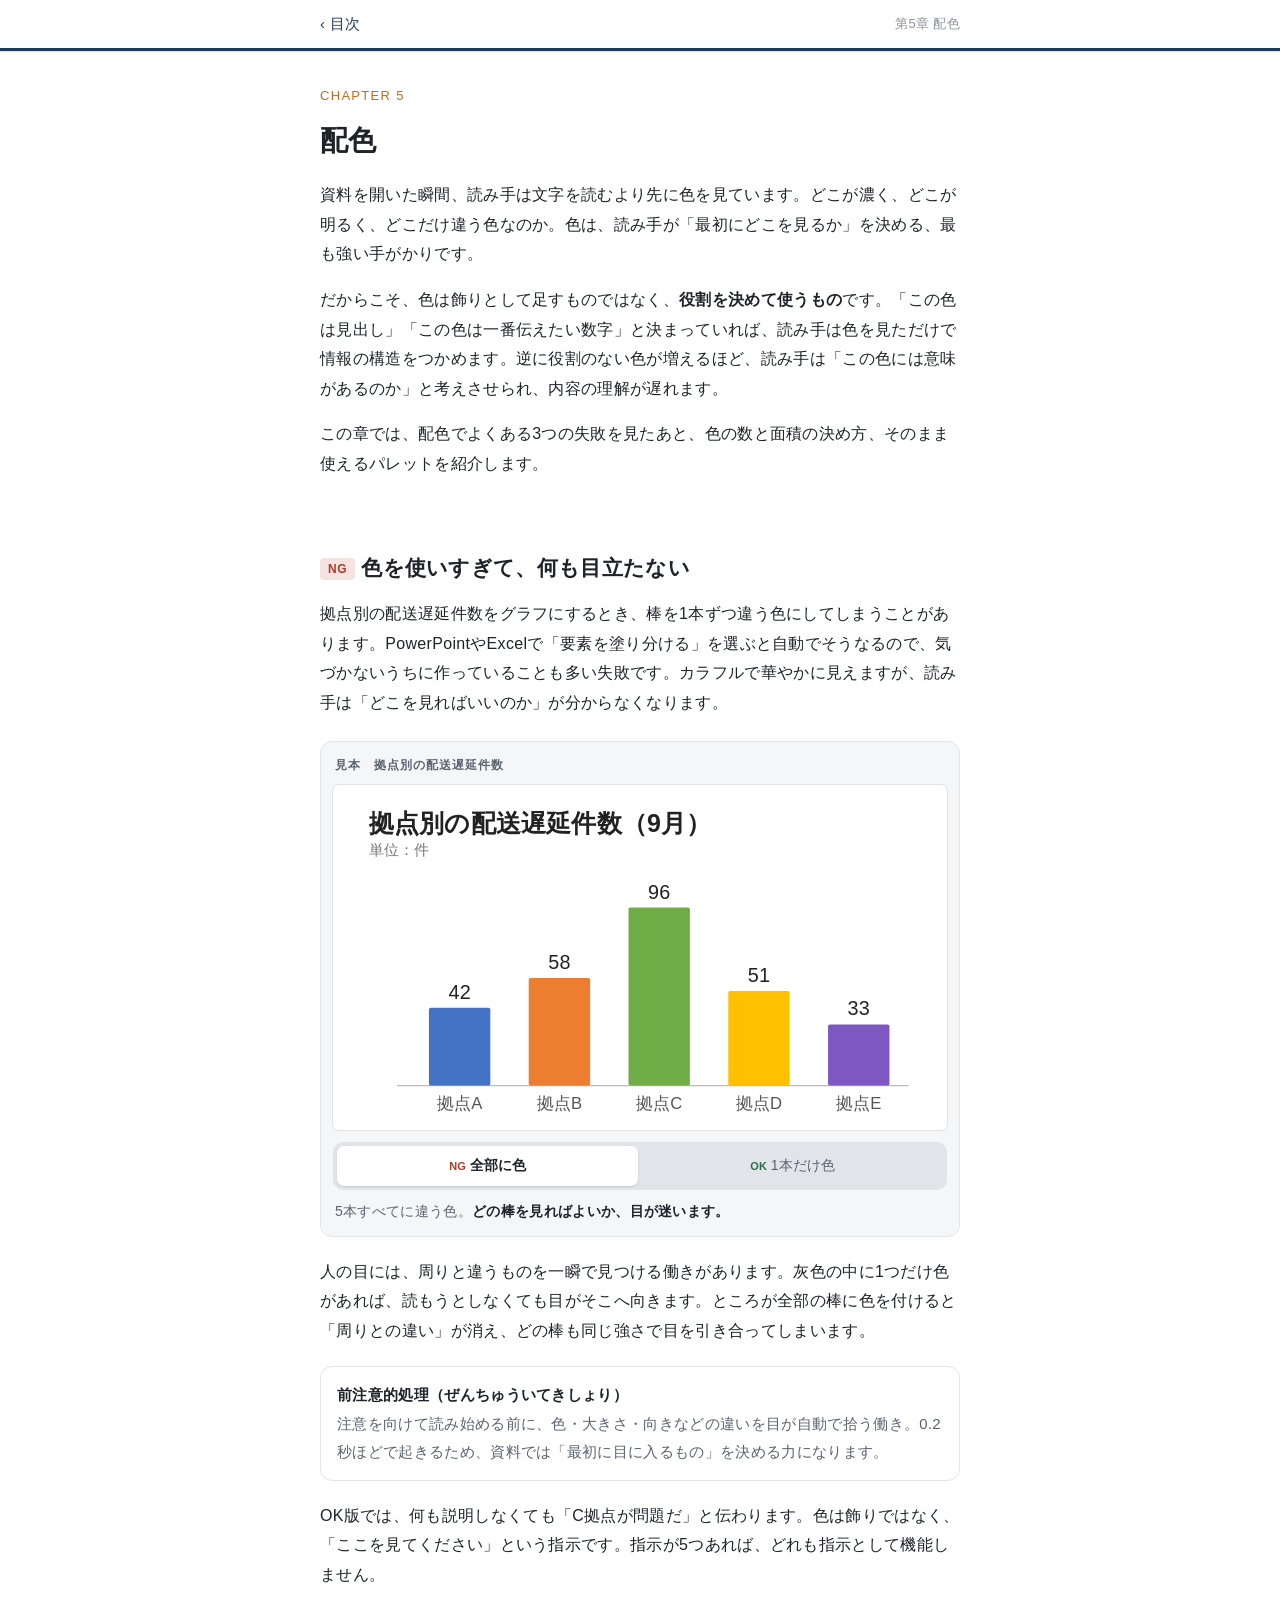
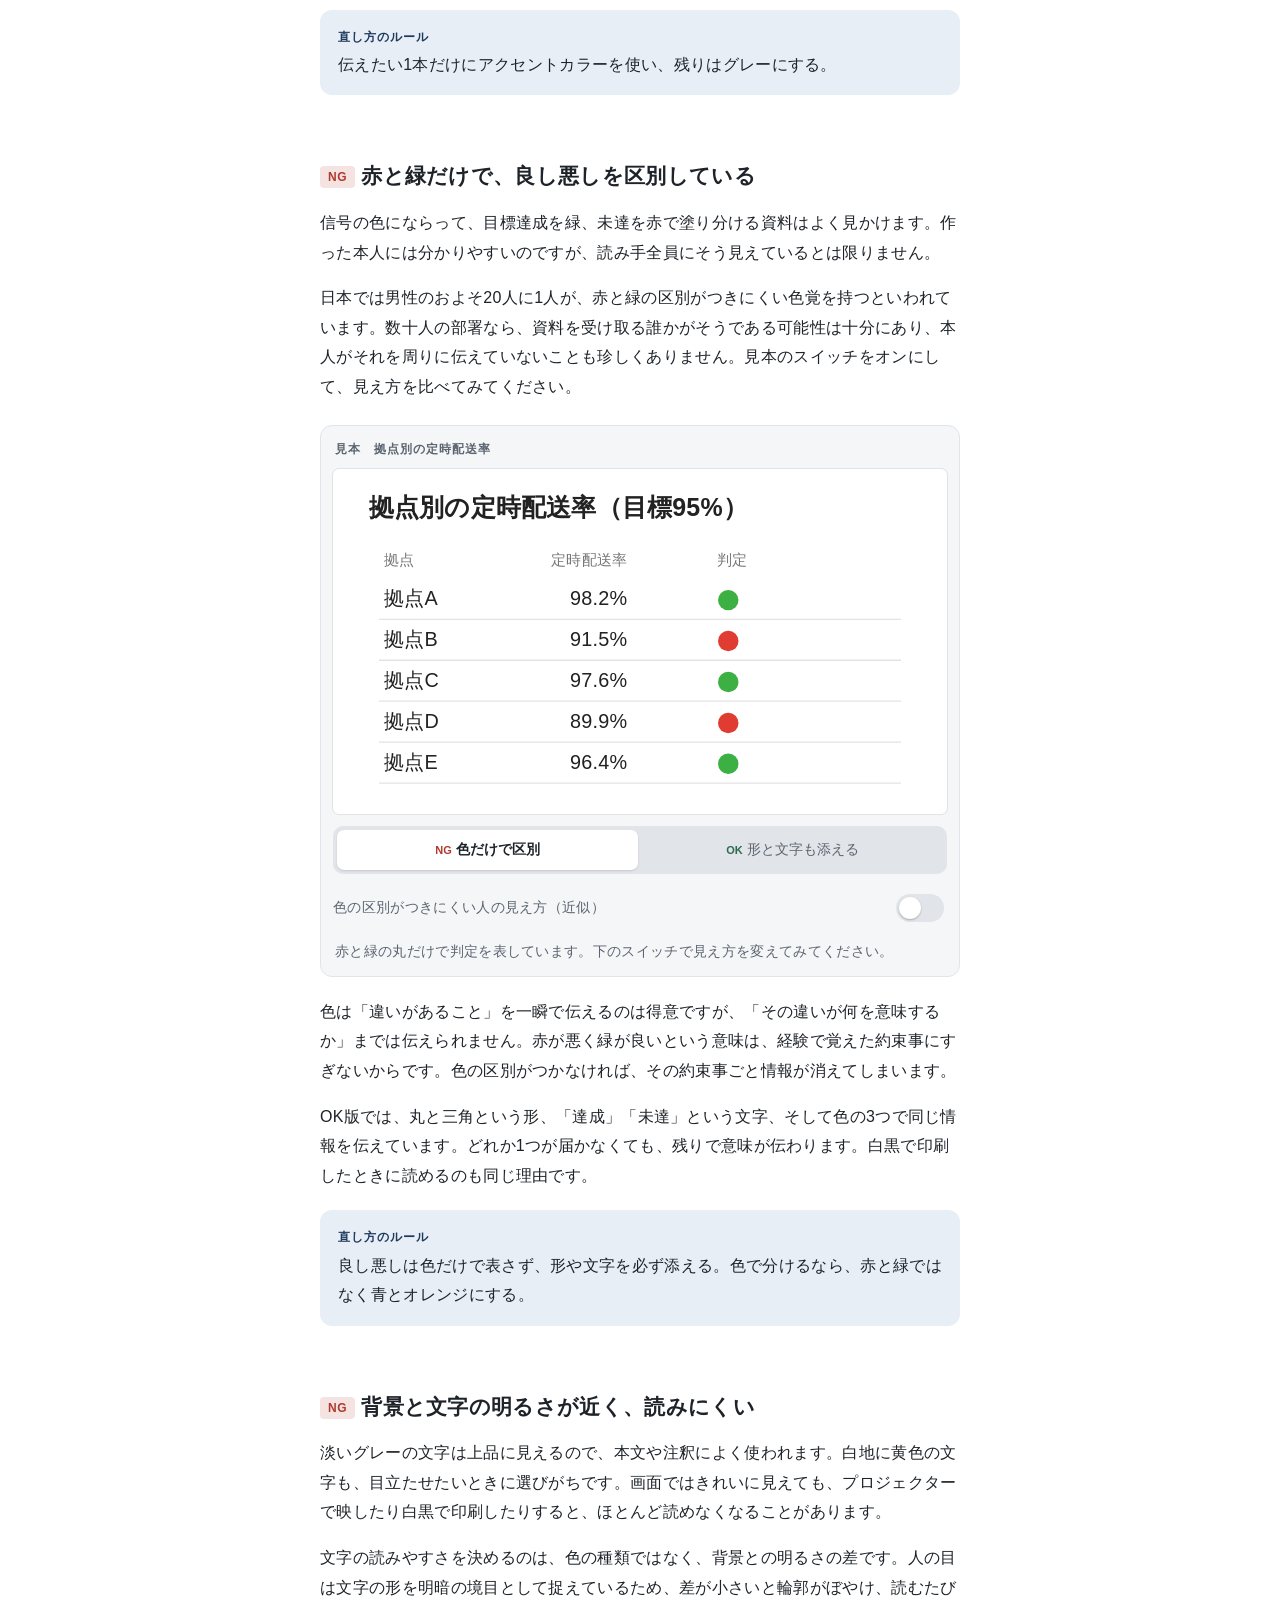
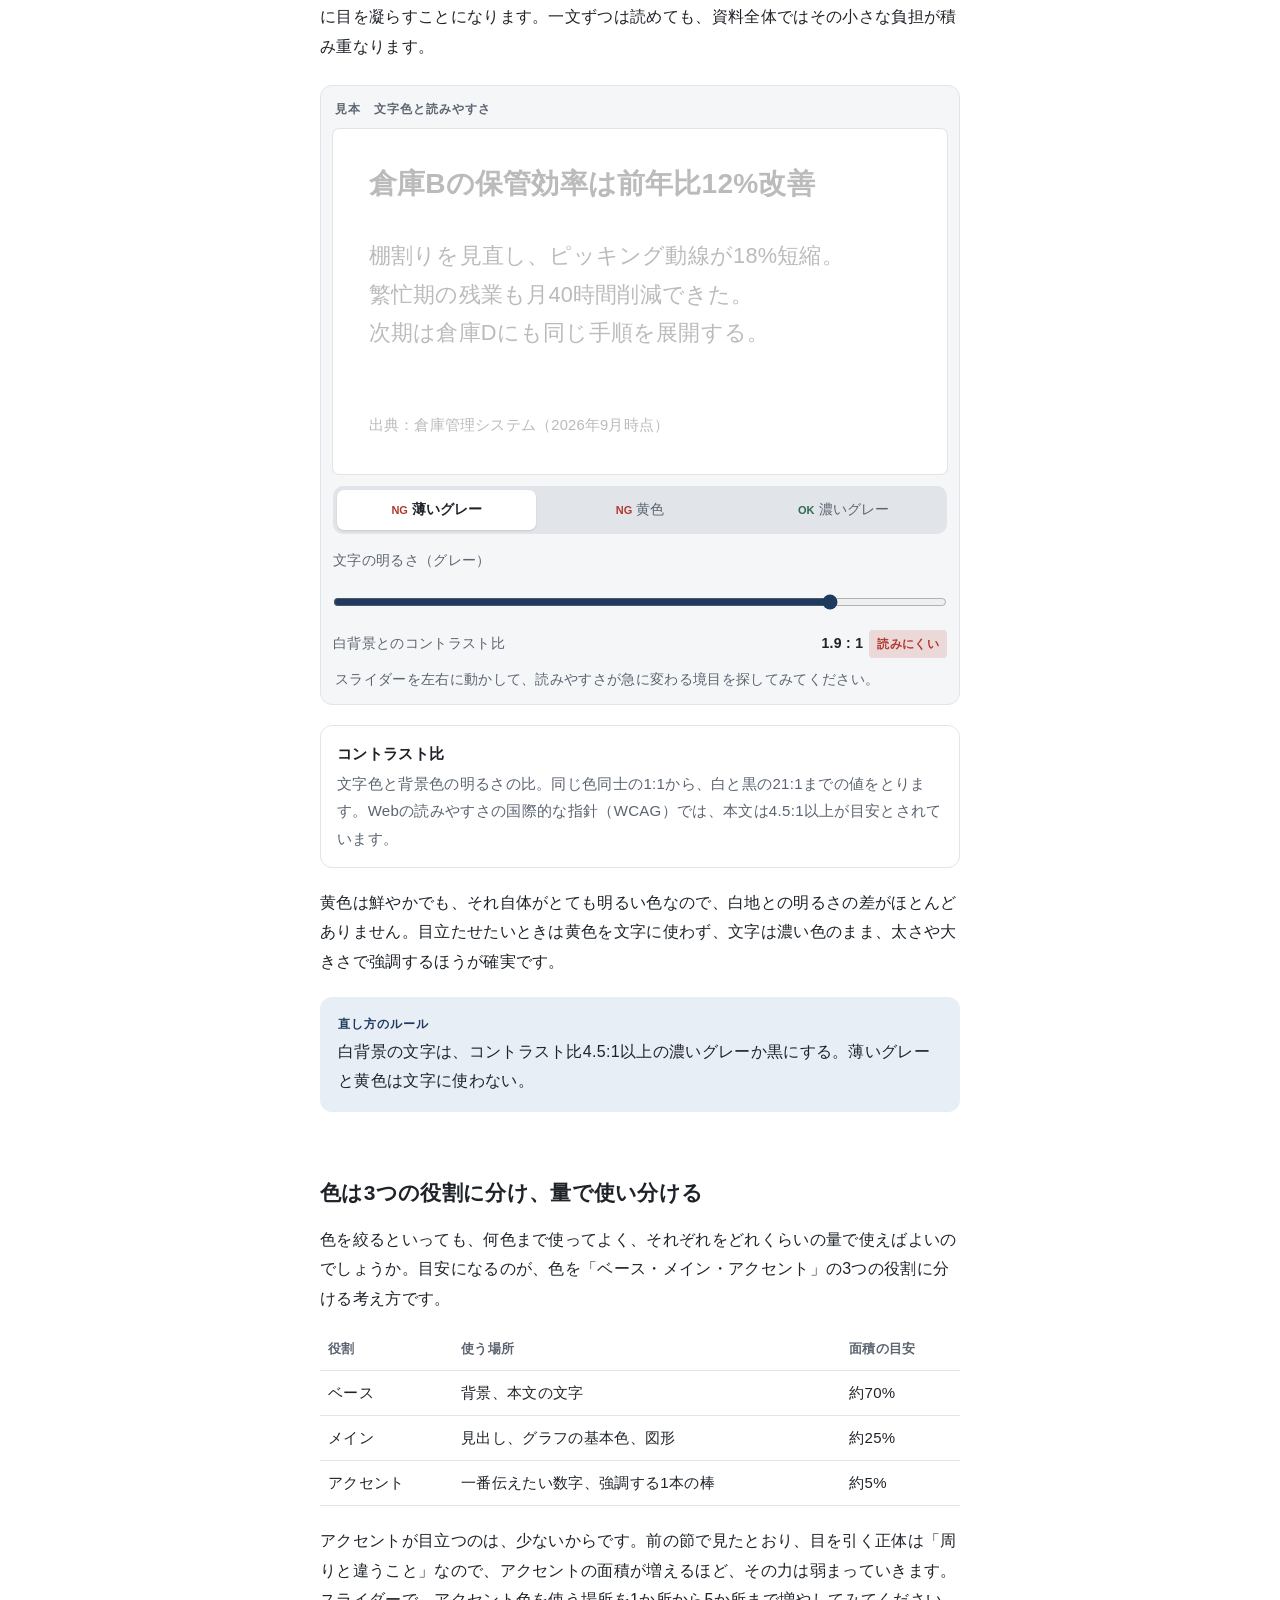
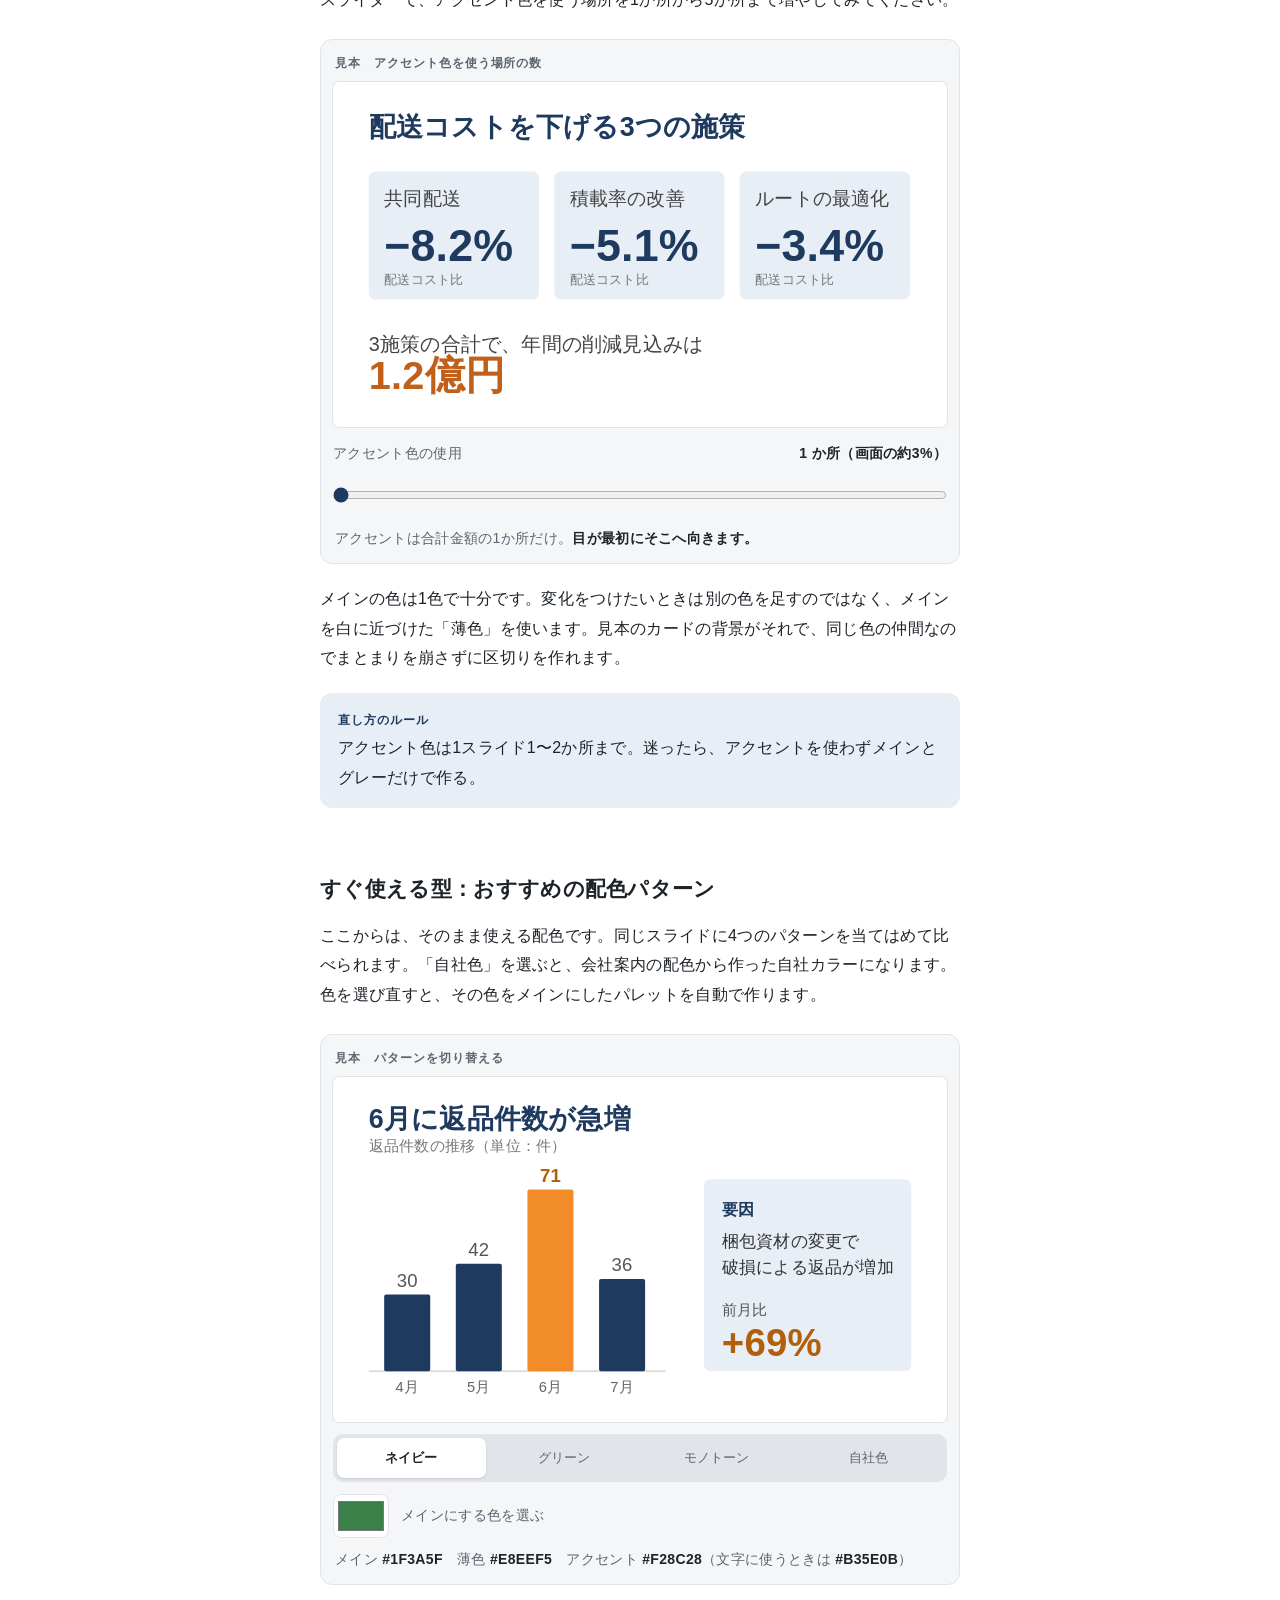
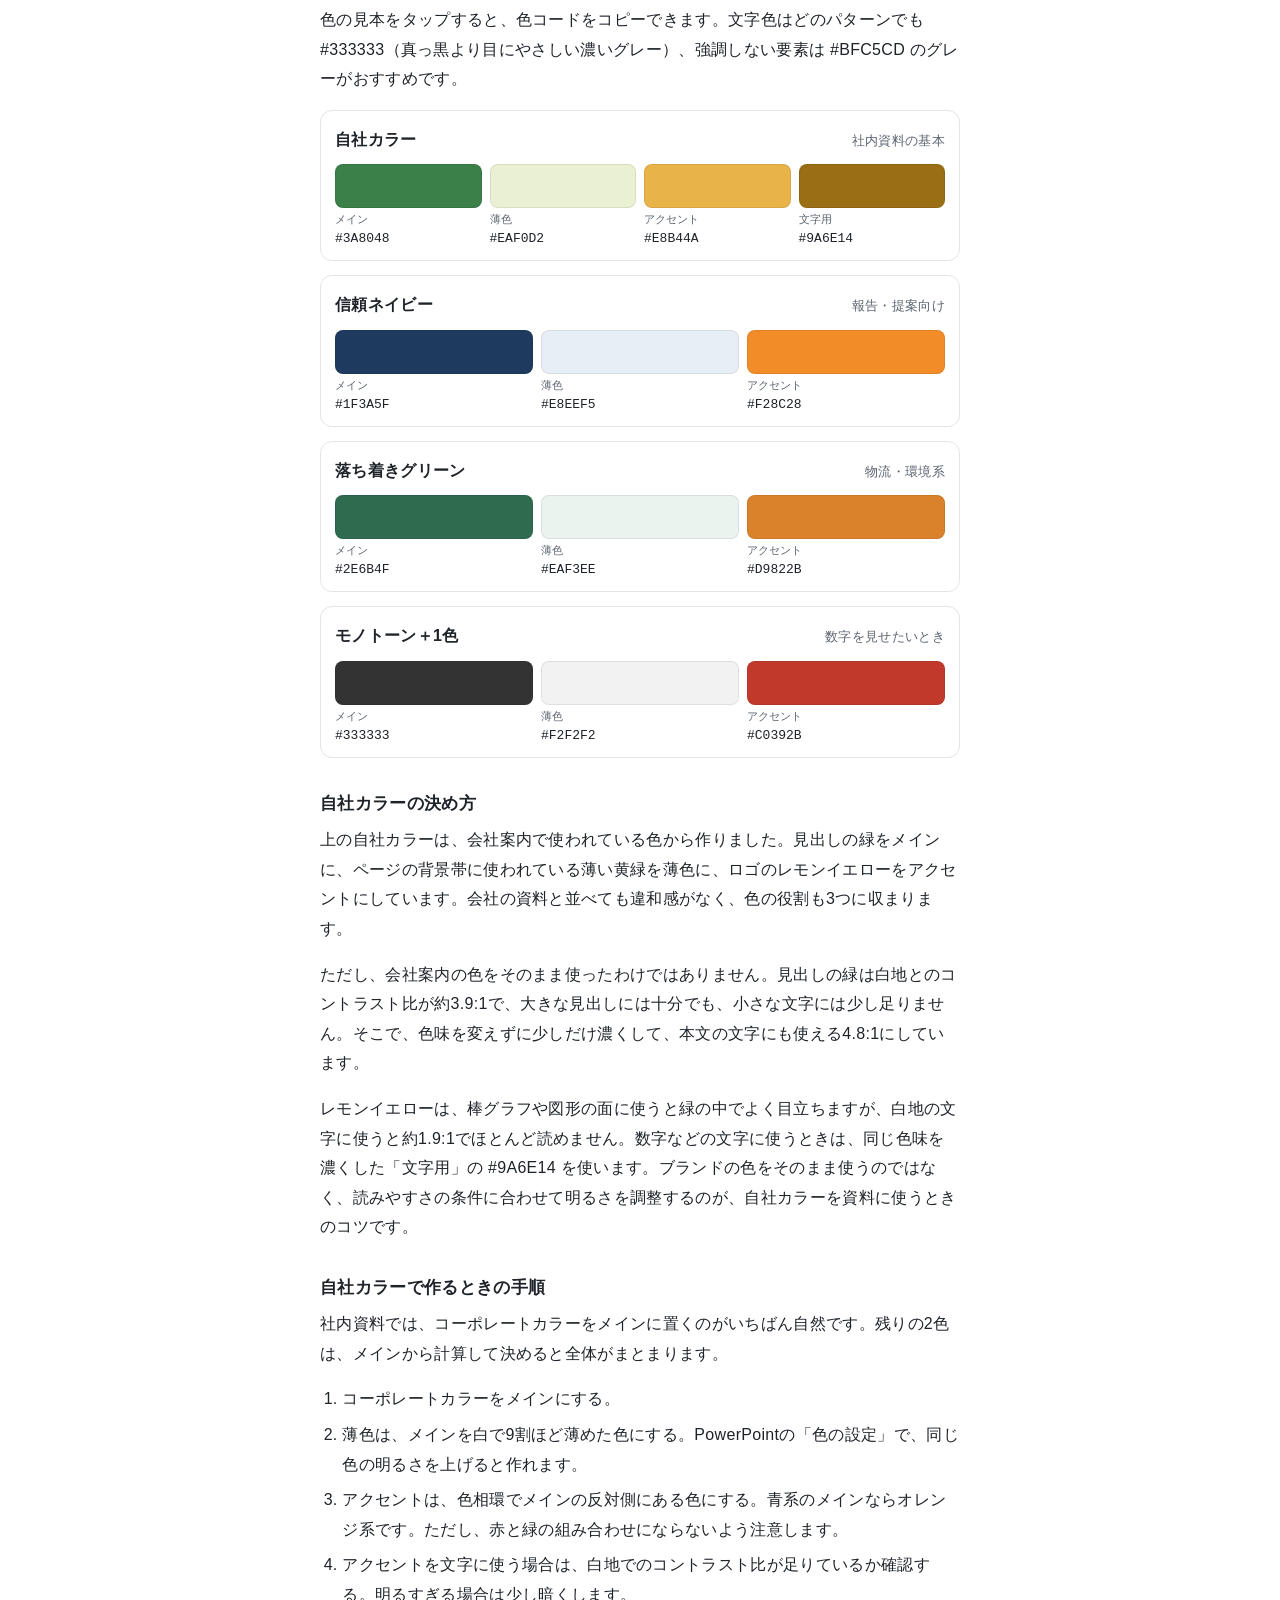
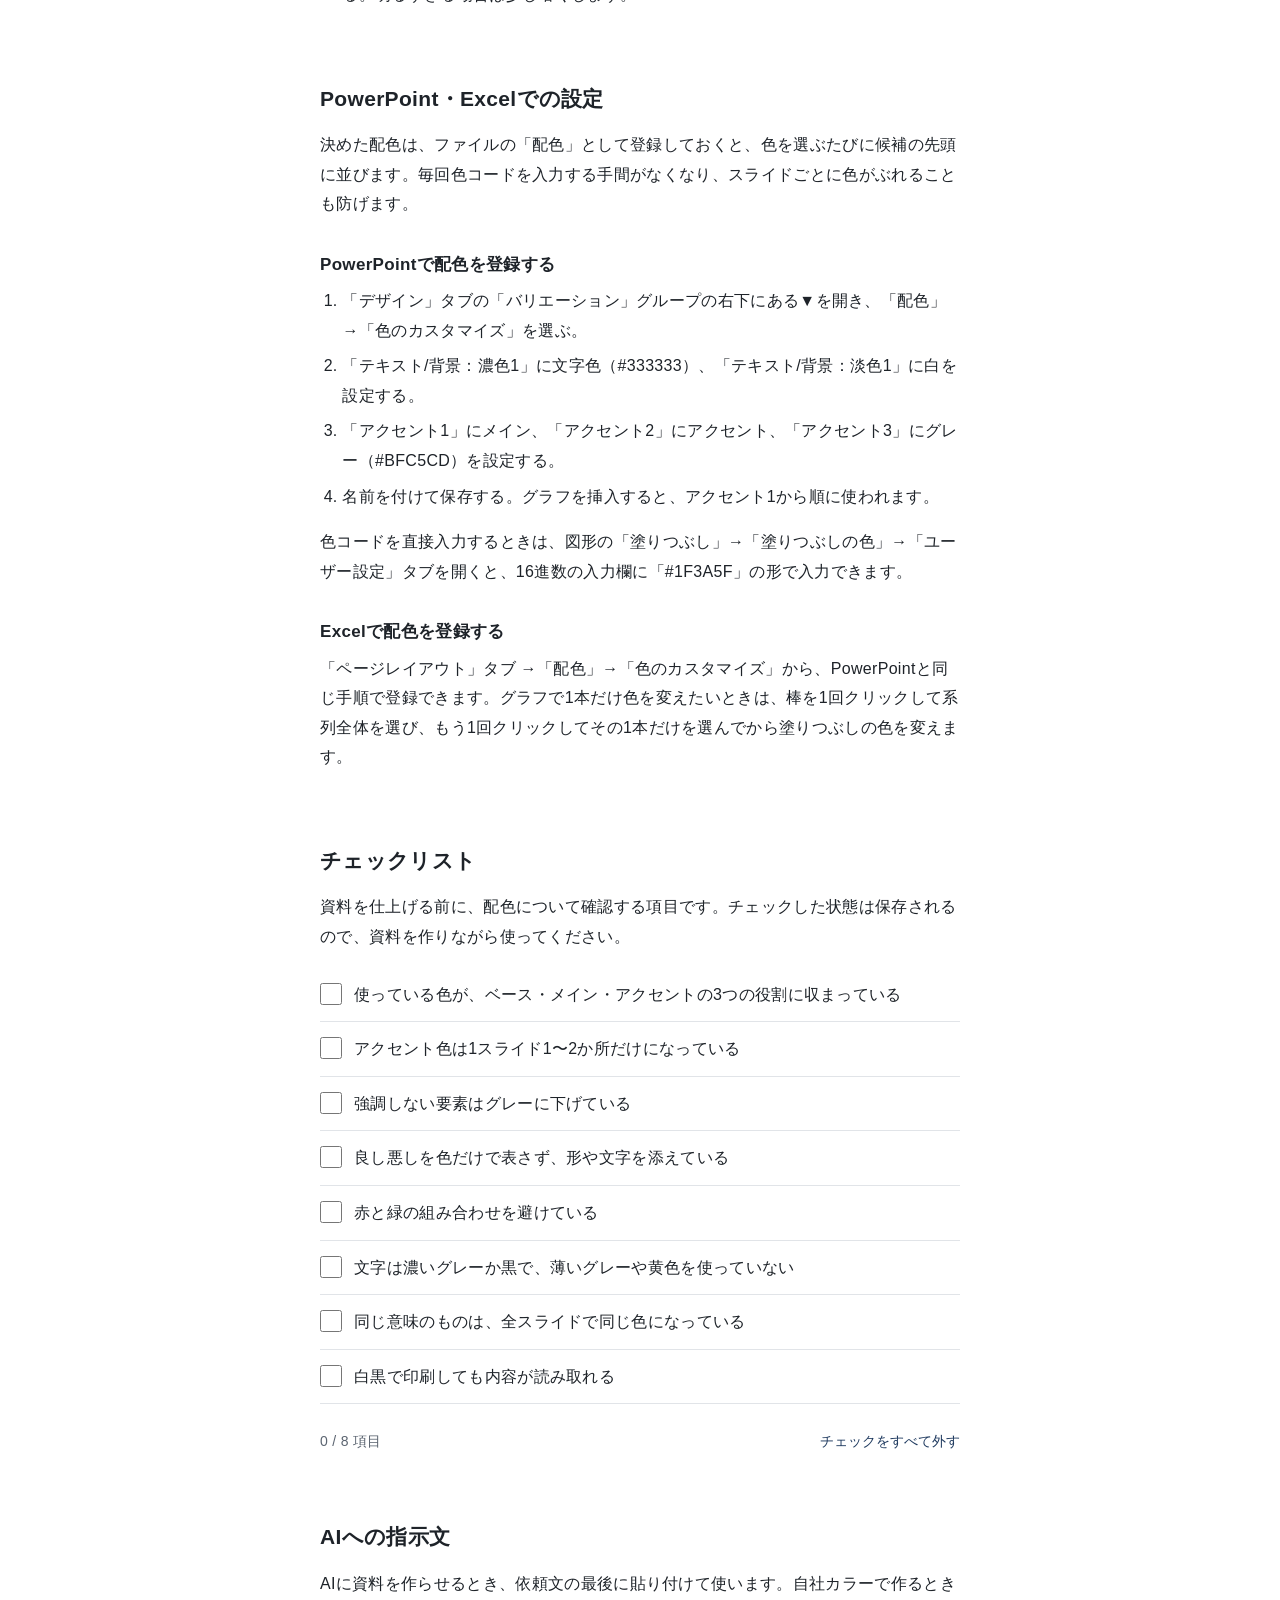
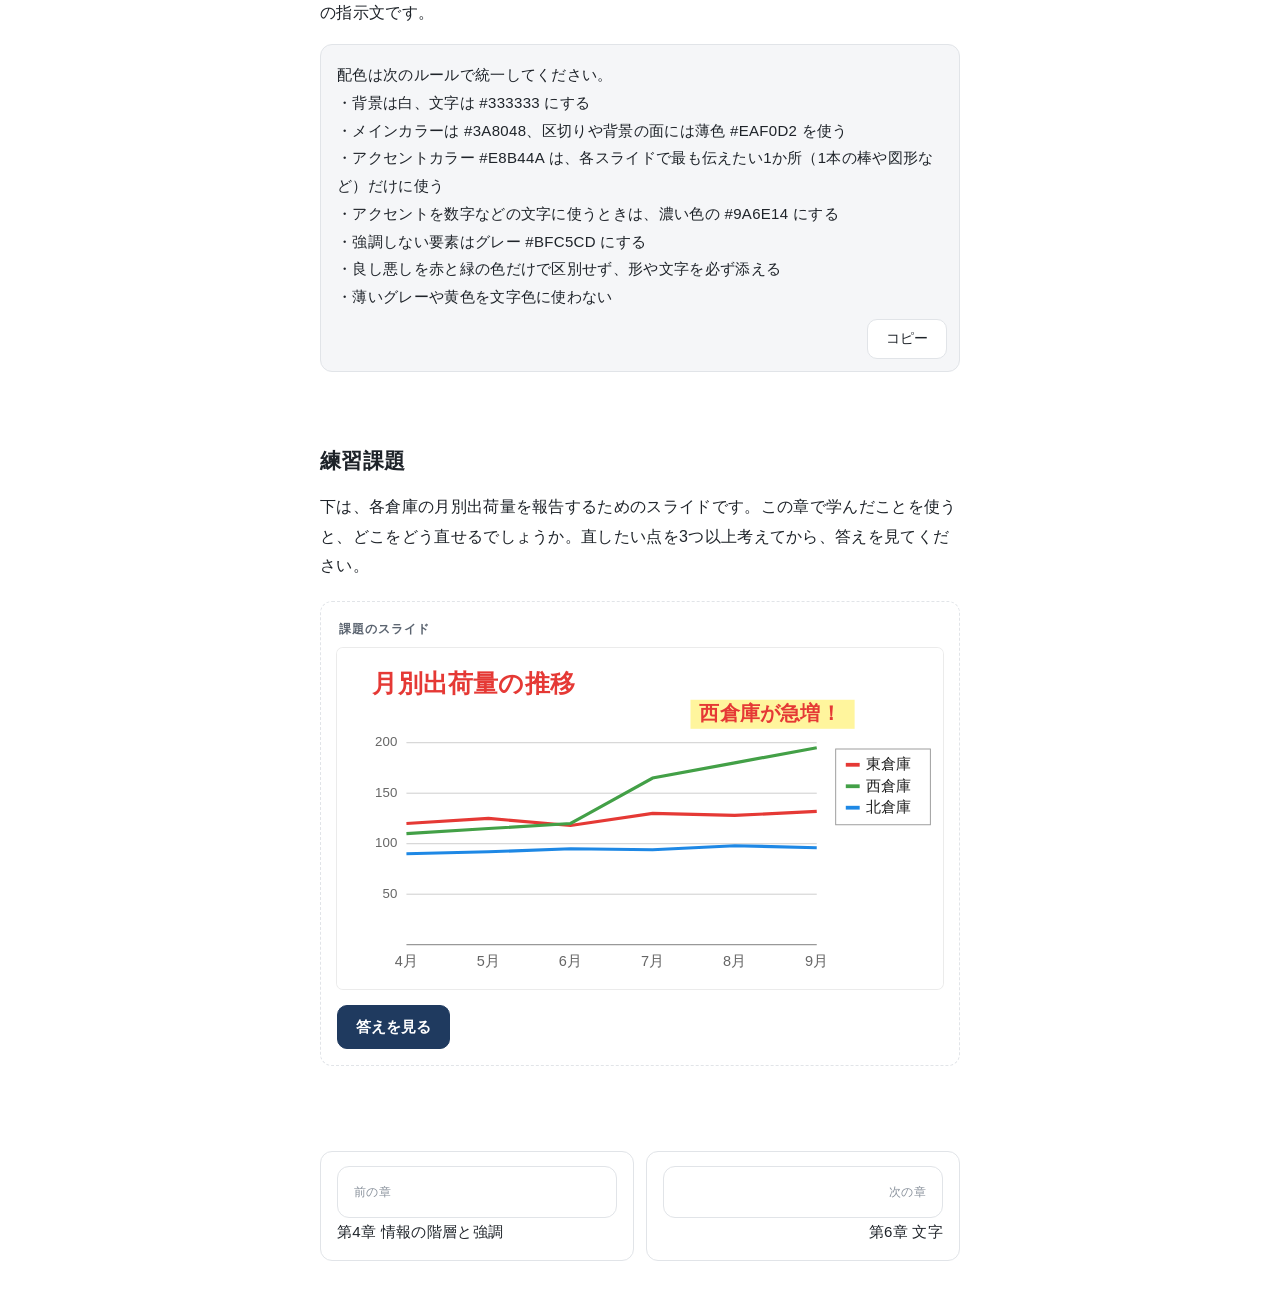
<file: chapters/05-color.html>
<!doctype html>
<html lang="ja">
<head>
<meta charset="utf-8">
<meta name="viewport" content="width=device-width, initial-scale=1, viewport-fit=cover">
<title>第5章 配色｜伝わる資料の教科書</title>
<meta name="theme-color" content="#FFFFFF" media="(prefers-color-scheme: light)">
<meta name="theme-color" content="#15181C" media="(prefers-color-scheme: dark)">
<meta name="apple-mobile-web-app-capable" content="yes">
<meta name="mobile-web-app-capable" content="yes">
<meta name="apple-mobile-web-app-title" content="資料の教科書">
<link rel="manifest" href="../manifest.webmanifest">
<link rel="apple-touch-icon" href="../assets/icons/apple-touch-icon.png">
<link rel="icon" href="../assets/icons/icon-192.png">
<link rel="stylesheet" href="../assets/css/base.css">
<link rel="stylesheet" href="../assets/css/demo.css">
</head>
<body data-chapter="ch05">

<header class="topbar">
  <div class="wrap">
    <a class="back" href="../index.html">‹ 目次</a>
    <span class="where">第5章 配色</span>
  </div>
  <div class="progressbar" aria-hidden="true"><span></span></div>
</header>

<main class="wrap">

  <!-- 導入 -->
  <section class="sec" id="intro">
    <div class="chapter-head">
      <p class="num">CHAPTER 5</p>
      <h1>配色</h1>
    </div>
    <p>資料を開いた瞬間、読み手は文字を読むより先に色を見ています。どこが濃く、どこが明るく、どこだけ違う色なのか。色は、読み手が「最初にどこを見るか」を決める、最も強い手がかりです。</p>
    <p>だからこそ、色は飾りとして足すものではなく、<strong>役割を決めて使うもの</strong>です。「この色は見出し」「この色は一番伝えたい数字」と決まっていれば、読み手は色を見ただけで情報の構造をつかめます。逆に役割のない色が増えるほど、読み手は「この色には意味があるのか」と考えさせられ、内容の理解が遅れます。</p>
    <p>この章では、配色でよくある3つの失敗を見たあと、色の数と面積の決め方、そのまま使えるパレットを紹介します。</p>
  </section>

  <!-- NG1 -->
  <section class="sec" id="overuse">
    <h2><span class="tag ng">NG</span>色を使いすぎて、何も目立たない</h2>
    <p>拠点別の配送遅延件数をグラフにするとき、棒を1本ずつ違う色にしてしまうことがあります。PowerPointやExcelで「要素を塗り分ける」を選ぶと自動でそうなるので、気づかないうちに作っていることも多い失敗です。カラフルで華やかに見えますが、読み手は「どこを見ればいいのか」が分からなくなります。</p>

    <div class="demo" id="demo-overuse">
      <p class="demo-label">見本　拠点別の配送遅延件数</p>
      <div class="slide"></div>
      <div class="seg" role="group" aria-label="表示の切替">
        <button data-value="before" aria-pressed="true"><span class="mark">NG</span>全部に色</button>
        <button data-value="after" aria-pressed="false"><span class="mark">OK</span>1本だけ色</button>
      </div>
      <p class="demo-note"></p>
    </div>

    <p>人の目には、周りと違うものを一瞬で見つける働きがあります。灰色の中に1つだけ色があれば、読もうとしなくても目がそこへ向きます。ところが全部の棒に色を付けると「周りとの違い」が消え、どの棒も同じ強さで目を引き合ってしまいます。</p>
    <div class="term">
      <b>前注意的処理（ぜんちゅういてきしょり）</b>
      <p>注意を向けて読み始める前に、色・大きさ・向きなどの違いを目が自動で拾う働き。0.2秒ほどで起きるため、資料では「最初に目に入るもの」を決める力になります。</p>
    </div>
    <p>OK版では、何も説明しなくても「C拠点が問題だ」と伝わります。色は飾りではなく、「ここを見てください」という指示です。指示が5つあれば、どれも指示として機能しません。</p>
    <div class="rule">
      <span class="label">直し方のルール</span>
      <p>伝えたい1本だけにアクセントカラーを使い、残りはグレーにする。</p>
    </div>
  </section>

  <!-- NG2 -->
  <section class="sec" id="redgreen">
    <h2><span class="tag ng">NG</span>赤と緑だけで、良し悪しを区別している</h2>
    <p>信号の色にならって、目標達成を緑、未達を赤で塗り分ける資料はよく見かけます。作った本人には分かりやすいのですが、読み手全員にそう見えているとは限りません。</p>
    <p>日本では男性のおよそ20人に1人が、赤と緑の区別がつきにくい色覚を持つといわれています。数十人の部署なら、資料を受け取る誰かがそうである可能性は十分にあり、本人がそれを周りに伝えていないことも珍しくありません。見本のスイッチをオンにして、見え方を比べてみてください。</p>

    <div class="demo" id="demo-redgreen">
      <p class="demo-label">見本　拠点別の定時配送率</p>
      <div class="slide"></div>
      <div class="seg" role="group" aria-label="表示の切替">
        <button data-value="before" aria-pressed="true"><span class="mark">NG</span>色だけで区別</button>
        <button data-value="after" aria-pressed="false"><span class="mark">OK</span>形と文字も添える</button>
      </div>
      <label class="switch">色の区別がつきにくい人の見え方（近似）<input type="checkbox" name="sim"></label>
      <p class="demo-note"></p>
    </div>

    <p>色は「違いがあること」を一瞬で伝えるのは得意ですが、「その違いが何を意味するか」までは伝えられません。赤が悪く緑が良いという意味は、経験で覚えた約束事にすぎないからです。色の区別がつかなければ、その約束事ごと情報が消えてしまいます。</p>
    <p>OK版では、丸と三角という形、「達成」「未達」という文字、そして色の3つで同じ情報を伝えています。どれか1つが届かなくても、残りで意味が伝わります。白黒で印刷したときに読めるのも同じ理由です。</p>
    <div class="rule">
      <span class="label">直し方のルール</span>
      <p>良し悪しは色だけで表さず、形や文字を必ず添える。色で分けるなら、赤と緑ではなく青とオレンジにする。</p>
    </div>
  </section>

  <!-- NG3 -->
  <section class="sec" id="contrast">
    <h2><span class="tag ng">NG</span>背景と文字の明るさが近く、読みにくい</h2>
    <p>淡いグレーの文字は上品に見えるので、本文や注釈によく使われます。白地に黄色の文字も、目立たせたいときに選びがちです。画面ではきれいに見えても、プロジェクターで映したり白黒で印刷したりすると、ほとんど読めなくなることがあります。</p>
    <p>文字の読みやすさを決めるのは、色の種類ではなく、背景との明るさの差です。人の目は文字の形を明暗の境目として捉えているため、差が小さいと輪郭がぼやけ、読むたびに目を凝らすことになります。一文ずつは読めても、資料全体ではその小さな負担が積み重なります。</p>

    <div class="demo" id="demo-contrast">
      <p class="demo-label">見本　文字色と読みやすさ</p>
      <div class="slide"></div>
      <div class="seg" role="group" aria-label="文字色の切替">
        <button data-value="gray" aria-pressed="true"><span class="mark" style="color:var(--ng)">NG</span>薄いグレー</button>
        <button data-value="yellow" aria-pressed="false"><span class="mark" style="color:var(--ng)">NG</span>黄色</button>
        <button data-value="dark" aria-pressed="false"><span class="mark" style="color:var(--ok)">OK</span>濃いグレー</button>
      </div>
      <div class="control">
        <div class="control-row"><span>文字の明るさ（グレー）</span></div>
        <input type="range" min="34" max="221" value="187" aria-label="文字の明るさ">
        <div class="control-row"><span>白背景とのコントラスト比</span><span><output>-</output><span class="verdict"></span></span></div>
      </div>
      <p class="demo-note">スライダーを左右に動かして、読みやすさが急に変わる境目を探してみてください。</p>
    </div>

    <div class="term">
      <b>コントラスト比</b>
      <p>文字色と背景色の明るさの比。同じ色同士の1:1から、白と黒の21:1までの値をとります。Webの読みやすさの国際的な指針（WCAG）では、本文は4.5:1以上が目安とされています。</p>
    </div>
    <p>黄色は鮮やかでも、それ自体がとても明るい色なので、白地との明るさの差がほとんどありません。目立たせたいときは黄色を文字に使わず、文字は濃い色のまま、太さや大きさで強調するほうが確実です。</p>
    <div class="rule">
      <span class="label">直し方のルール</span>
      <p>白背景の文字は、コントラスト比4.5:1以上の濃いグレーか黒にする。薄いグレーと黄色は文字に使わない。</p>
    </div>
  </section>

  <!-- 理屈：3色構成と面積比 -->
  <section class="sec" id="ratio">
    <h2>色は3つの役割に分け、量で使い分ける</h2>
    <p>色を絞るといっても、何色まで使ってよく、それぞれをどれくらいの量で使えばよいのでしょうか。目安になるのが、色を「ベース・メイン・アクセント」の3つの役割に分ける考え方です。</p>
    <div class="table-wrap">
      <table>
        <thead><tr><th>役割</th><th>使う場所</th><th>面積の目安</th></tr></thead>
        <tbody>
          <tr><td>ベース</td><td>背景、本文の文字</td><td>約70%</td></tr>
          <tr><td>メイン</td><td>見出し、グラフの基本色、図形</td><td>約25%</td></tr>
          <tr><td>アクセント</td><td>一番伝えたい数字、強調する1本の棒</td><td>約5%</td></tr>
        </tbody>
      </table>
    </div>
    <p>アクセントが目立つのは、少ないからです。前の節で見たとおり、目を引く正体は「周りと違うこと」なので、アクセントの面積が増えるほど、その力は弱まっていきます。スライダーで、アクセント色を使う場所を1か所から5か所まで増やしてみてください。</p>

    <div class="demo" id="demo-ratio">
      <p class="demo-label">見本　アクセント色を使う場所の数</p>
      <div class="slide"></div>
      <div class="control">
        <div class="control-row"><span>アクセント色の使用</span><output>-</output></div>
        <input type="range" min="1" max="5" step="1" value="1" aria-label="アクセント色を使う場所の数">
      </div>
      <p class="demo-note"></p>
    </div>

    <p>メインの色は1色で十分です。変化をつけたいときは別の色を足すのではなく、メインを白に近づけた「薄色」を使います。見本のカードの背景がそれで、同じ色の仲間なのでまとまりを崩さずに区切りを作れます。</p>
    <div class="rule">
      <span class="label">直し方のルール</span>
      <p>アクセント色は1スライド1〜2か所まで。迷ったら、アクセントを使わずメインとグレーだけで作る。</p>
    </div>
  </section>

  <!-- すぐ使える型 -->
  <section class="sec" id="palettes">
    <h2>すぐ使える型：おすすめの配色パターン</h2>
    <p>ここからは、そのまま使える配色です。同じスライドに4つのパターンを当てはめて比べられます。「自社色」を選ぶと、会社案内の配色から作った自社カラーになります。色を選び直すと、その色をメインにしたパレットを自動で作ります。</p>

    <div class="demo" id="demo-palette">
      <p class="demo-label">見本　パターンを切り替える</p>
      <div class="slide"></div>
      <div class="seg seg-4" role="group" aria-label="配色パターンの切替">
        <button data-value="navy" aria-pressed="true">ネイビー</button>
        <button data-value="green" aria-pressed="false">グリーン</button>
        <button data-value="mono" aria-pressed="false">モノトーン</button>
        <button data-value="custom" aria-pressed="false">自社色</button>
      </div>
      <div class="color-input-row" hidden>
        <input type="color" value="#3A8048" aria-label="メインにする色">
        <span>メインにする色を選ぶ</span>
      </div>
      <p class="demo-note palette-info"></p>
    </div>

    <p>色の見本をタップすると、色コードをコピーできます。文字色はどのパターンでも #333333（真っ黒より目にやさしい濃いグレー）、強調しない要素は #BFC5CD のグレーがおすすめです。</p>

    <div class="palettes">
      <div class="palette">
        <div class="palette-head"><b>自社カラー</b><span>社内資料の基本</span></div>
        <div class="chips chips-4">
          <button class="chip" data-hex="#3A8048"><span class="sw" style="background:#3A8048"></span><span class="role">メイン</span><span class="hex">#3A8048</span></button>
          <button class="chip" data-hex="#EAF0D2"><span class="sw" style="background:#EAF0D2"></span><span class="role">薄色</span><span class="hex">#EAF0D2</span></button>
          <button class="chip" data-hex="#E8B44A"><span class="sw" style="background:#E8B44A"></span><span class="role">アクセント</span><span class="hex">#E8B44A</span></button>
          <button class="chip" data-hex="#9A6E14"><span class="sw" style="background:#9A6E14"></span><span class="role">文字用</span><span class="hex">#9A6E14</span></button>
        </div>
      </div>
      <div class="palette">
        <div class="palette-head"><b>信頼ネイビー</b><span>報告・提案向け</span></div>
        <div class="chips">
          <button class="chip" data-hex="#1F3A5F"><span class="sw" style="background:#1F3A5F"></span><span class="role">メイン</span><span class="hex">#1F3A5F</span></button>
          <button class="chip" data-hex="#E8EEF5"><span class="sw" style="background:#E8EEF5"></span><span class="role">薄色</span><span class="hex">#E8EEF5</span></button>
          <button class="chip" data-hex="#F28C28"><span class="sw" style="background:#F28C28"></span><span class="role">アクセント</span><span class="hex">#F28C28</span></button>
        </div>
      </div>
      <div class="palette">
        <div class="palette-head"><b>落ち着きグリーン</b><span>物流・環境系</span></div>
        <div class="chips">
          <button class="chip" data-hex="#2E6B4F"><span class="sw" style="background:#2E6B4F"></span><span class="role">メイン</span><span class="hex">#2E6B4F</span></button>
          <button class="chip" data-hex="#EAF3EE"><span class="sw" style="background:#EAF3EE"></span><span class="role">薄色</span><span class="hex">#EAF3EE</span></button>
          <button class="chip" data-hex="#D9822B"><span class="sw" style="background:#D9822B"></span><span class="role">アクセント</span><span class="hex">#D9822B</span></button>
        </div>
      </div>
      <div class="palette">
        <div class="palette-head"><b>モノトーン＋1色</b><span>数字を見せたいとき</span></div>
        <div class="chips">
          <button class="chip" data-hex="#333333"><span class="sw" style="background:#333333"></span><span class="role">メイン</span><span class="hex">#333333</span></button>
          <button class="chip" data-hex="#F2F2F2"><span class="sw" style="background:#F2F2F2"></span><span class="role">薄色</span><span class="hex">#F2F2F2</span></button>
          <button class="chip" data-hex="#C0392B"><span class="sw" style="background:#C0392B"></span><span class="role">アクセント</span><span class="hex">#C0392B</span></button>
        </div>
      </div>
    </div>

    <h3>自社カラーの決め方</h3>
    <p>上の自社カラーは、会社案内で使われている色から作りました。見出しの緑をメインに、ページの背景帯に使われている薄い黄緑を薄色に、ロゴのレモンイエローをアクセントにしています。会社の資料と並べても違和感がなく、色の役割も3つに収まります。</p>
    <p>ただし、会社案内の色をそのまま使ったわけではありません。見出しの緑は白地とのコントラスト比が約3.9:1で、大きな見出しには十分でも、小さな文字には少し足りません。そこで、色味を変えずに少しだけ濃くして、本文の文字にも使える4.8:1にしています。</p>
    <p>レモンイエローは、棒グラフや図形の面に使うと緑の中でよく目立ちますが、白地の文字に使うと約1.9:1でほとんど読めません。数字などの文字に使うときは、同じ色味を濃くした「文字用」の #9A6E14 を使います。ブランドの色をそのまま使うのではなく、読みやすさの条件に合わせて明るさを調整するのが、自社カラーを資料に使うときのコツです。</p>

    <h3>自社カラーで作るときの手順</h3>
    <p>社内資料では、コーポレートカラーをメインに置くのがいちばん自然です。残りの2色は、メインから計算して決めると全体がまとまります。</p>
    <ol class="steps">
      <li>コーポレートカラーをメインにする。</li>
      <li>薄色は、メインを白で9割ほど薄めた色にする。PowerPointの「色の設定」で、同じ色の明るさを上げると作れます。</li>
      <li>アクセントは、色相環でメインの反対側にある色にする。青系のメインならオレンジ系です。ただし、赤と緑の組み合わせにならないよう注意します。</li>
      <li>アクセントを文字に使う場合は、白地でのコントラスト比が足りているか確認する。明るすぎる場合は少し暗くします。</li>
    </ol>
  </section>

  <!-- 設定手順 -->
  <section class="sec" id="howto">
    <h2>PowerPoint・Excelでの設定</h2>
    <p>決めた配色は、ファイルの「配色」として登録しておくと、色を選ぶたびに候補の先頭に並びます。毎回色コードを入力する手間がなくなり、スライドごとに色がぶれることも防げます。</p>
    <h3>PowerPointで配色を登録する</h3>
    <ol class="steps">
      <li>「デザイン」タブの「バリエーション」グループの右下にある▼を開き、「配色」→「色のカスタマイズ」を選ぶ。</li>
      <li>「テキスト/背景：濃色1」に文字色（#333333）、「テキスト/背景：淡色1」に白を設定する。</li>
      <li>「アクセント1」にメイン、「アクセント2」にアクセント、「アクセント3」にグレー（#BFC5CD）を設定する。</li>
      <li>名前を付けて保存する。グラフを挿入すると、アクセント1から順に使われます。</li>
    </ol>
    <p>色コードを直接入力するときは、図形の「塗りつぶし」→「塗りつぶしの色」→「ユーザー設定」タブを開くと、16進数の入力欄に「#1F3A5F」の形で入力できます。</p>
    <h3>Excelで配色を登録する</h3>
    <p>「ページレイアウト」タブ →「配色」→「色のカスタマイズ」から、PowerPointと同じ手順で登録できます。グラフで1本だけ色を変えたいときは、棒を1回クリックして系列全体を選び、もう1回クリックしてその1本だけを選んでから塗りつぶしの色を変えます。</p>
  </section>

  <!-- チェックリスト -->
  <section class="sec" id="checklist">
    <h2>チェックリスト</h2>
    <p>資料を仕上げる前に、配色について確認する項目です。チェックした状態は保存されるので、資料を作りながら使ってください。</p>
    <ul class="checklist" data-key="ch05">
      <li><label><input type="checkbox" data-id="roles">使っている色が、ベース・メイン・アクセントの3つの役割に収まっている</label></li>
      <li><label><input type="checkbox" data-id="accent">アクセント色は1スライド1〜2か所だけになっている</label></li>
      <li><label><input type="checkbox" data-id="gray">強調しない要素はグレーに下げている</label></li>
      <li><label><input type="checkbox" data-id="shape">良し悪しを色だけで表さず、形や文字を添えている</label></li>
      <li><label><input type="checkbox" data-id="redgreen">赤と緑の組み合わせを避けている</label></li>
      <li><label><input type="checkbox" data-id="contrast">文字は濃いグレーか黒で、薄いグレーや黄色を使っていない</label></li>
      <li><label><input type="checkbox" data-id="consistent">同じ意味のものは、全スライドで同じ色になっている</label></li>
      <li><label><input type="checkbox" data-id="mono">白黒で印刷しても内容が読み取れる</label></li>
    </ul>
    <div class="checklist-meta" data-checklist-meta="ch05">
      <span class="count"></span>
      <button class="linkbtn reset">チェックをすべて外す</button>
    </div>
  </section>

  <!-- AIへの指示文 -->
  <section class="sec" id="prompt">
    <h2>AIへの指示文</h2>
    <p>AIに資料を作らせるとき、依頼文の最後に貼り付けて使います。自社カラーで作るときの指示文です。</p>
    <div class="copybox" data-prompt="ch05"></div>
  </section>

  <!-- 練習課題 -->
  <section class="sec" id="practice">
    <h2>練習課題</h2>
    <p>下は、各倉庫の月別出荷量を報告するためのスライドです。この章で学んだことを使うと、どこをどう直せるでしょうか。直したい点を3つ以上考えてから、答えを見てください。</p>
    <div class="practice">
      <p class="demo-label">課題のスライド</p>
      <div class="slide" id="practice-before"></div>
      <p style="margin:16px 0 0"><button class="btn primary" data-reveal="practice-answer">答えを見る</button></p>
      <div class="answer" id="practice-answer" hidden>
        <p class="demo-label">直した例</p>
        <div class="slide" id="practice-after"></div>
        <h3>直したポイント</h3>
        <p>まず、3本の線の色を減らしました。課題のスライドは3本とも鮮やかな色で、しかも赤と緑の組み合わせです。伝えたいのは西倉庫の急増なので、西倉庫だけをアクセント色にし、残りの2本はグレーに下げました。</p>
        <p>次に、凡例をやめて、線の右端に倉庫名と数値を直接書きました。凡例があると、読み手は線と凡例の間を何度も目で往復して、色と名前を照らし合わせることになります。名前が線のそばにあれば、その往復がなくなります。</p>
        <p>最後に、赤いタイトルと黄色の吹き出しをやめました。タイトルを赤くしても内容は伝わらず、黄色の地に赤い文字は強調の重ねすぎです。伝えたいことは「西倉庫の出荷量が7月以降に急増」という文章としてタイトルに書き、色はメインのネイビーにしています。</p>
        <p class="small">目盛り線を消したり、タイトルを結論の文にしたりする直し方は、第7章（グラフ）と第1章（メッセージ）で詳しく扱います。</p>
      </div>
    </div>
  </section>

  <nav class="pager" aria-label="前後の章"></nav>
</main>

<script src="../assets/js/chapters.js"></script>
<script src="../assets/js/prompts.js"></script>
<script src="../assets/js/app.js"></script>
<script src="../assets/js/demos/ch05.js"></script>
</body>
</html>
</file>
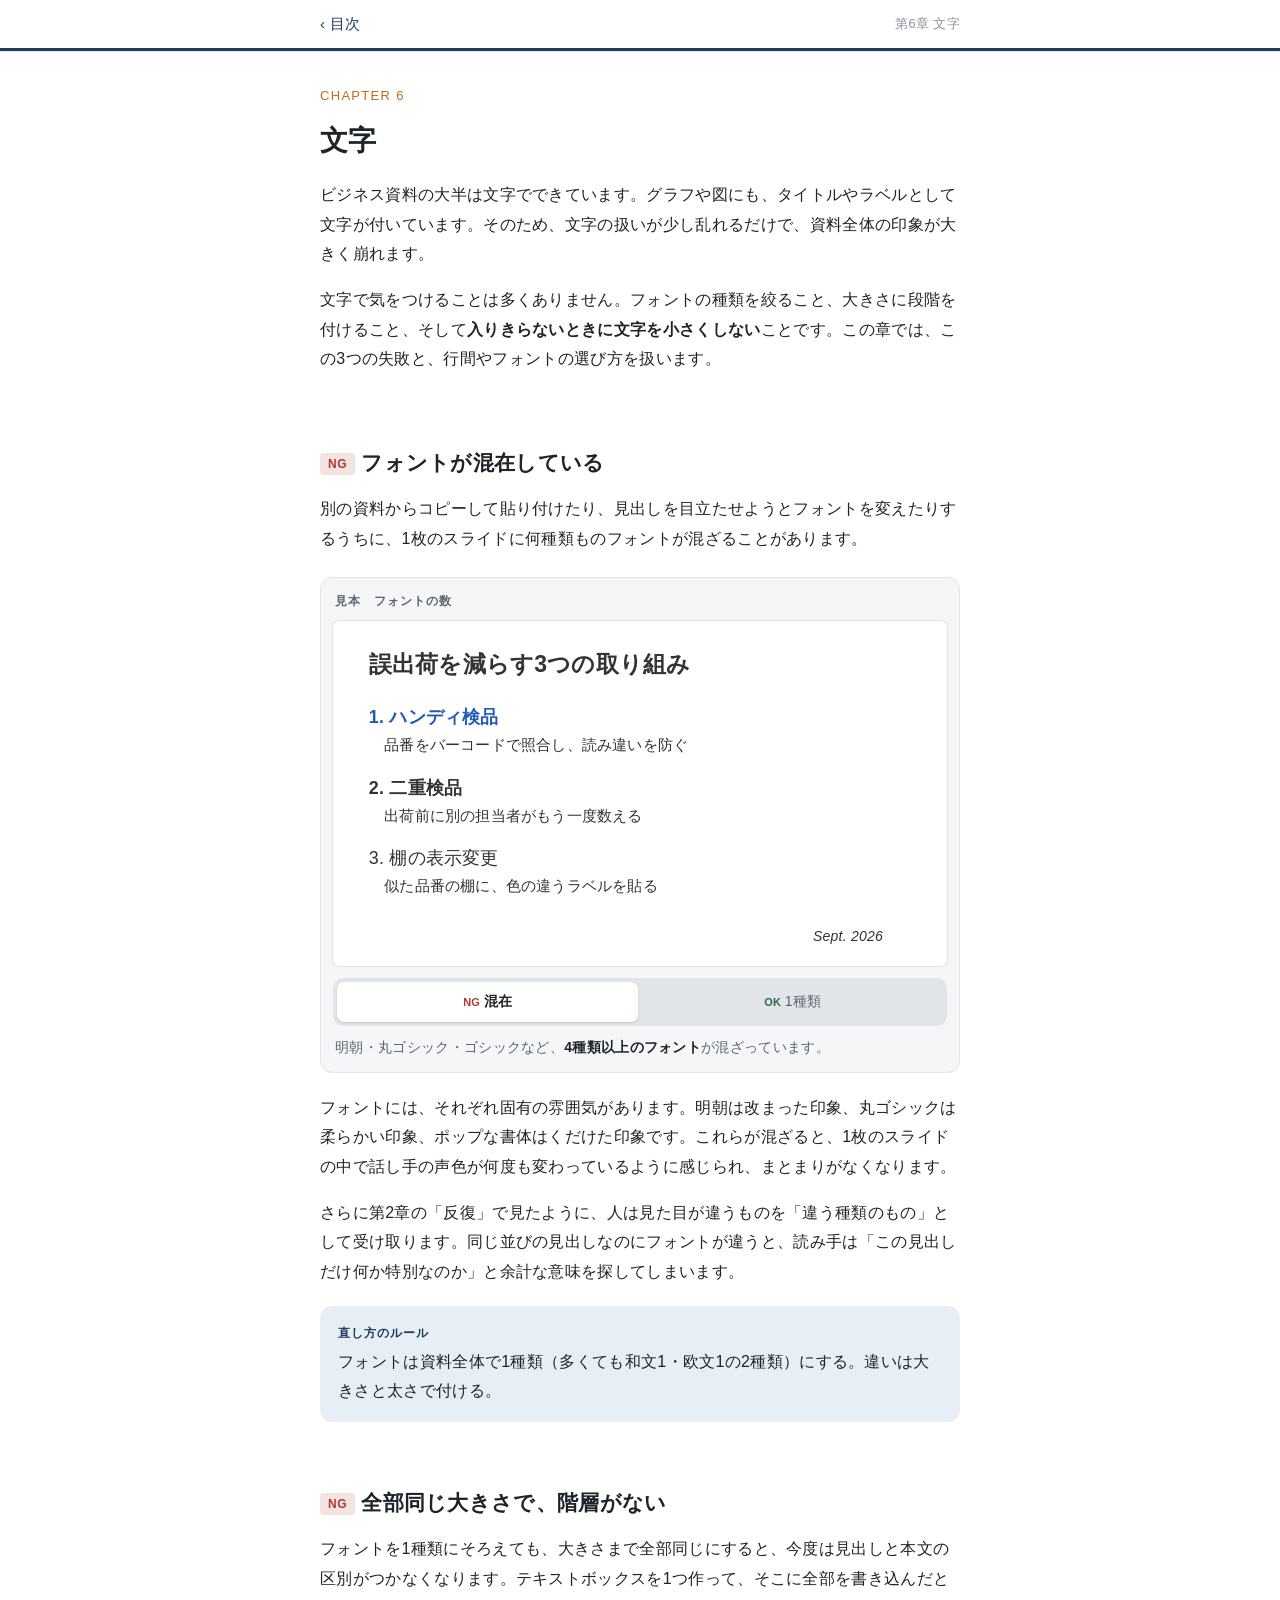
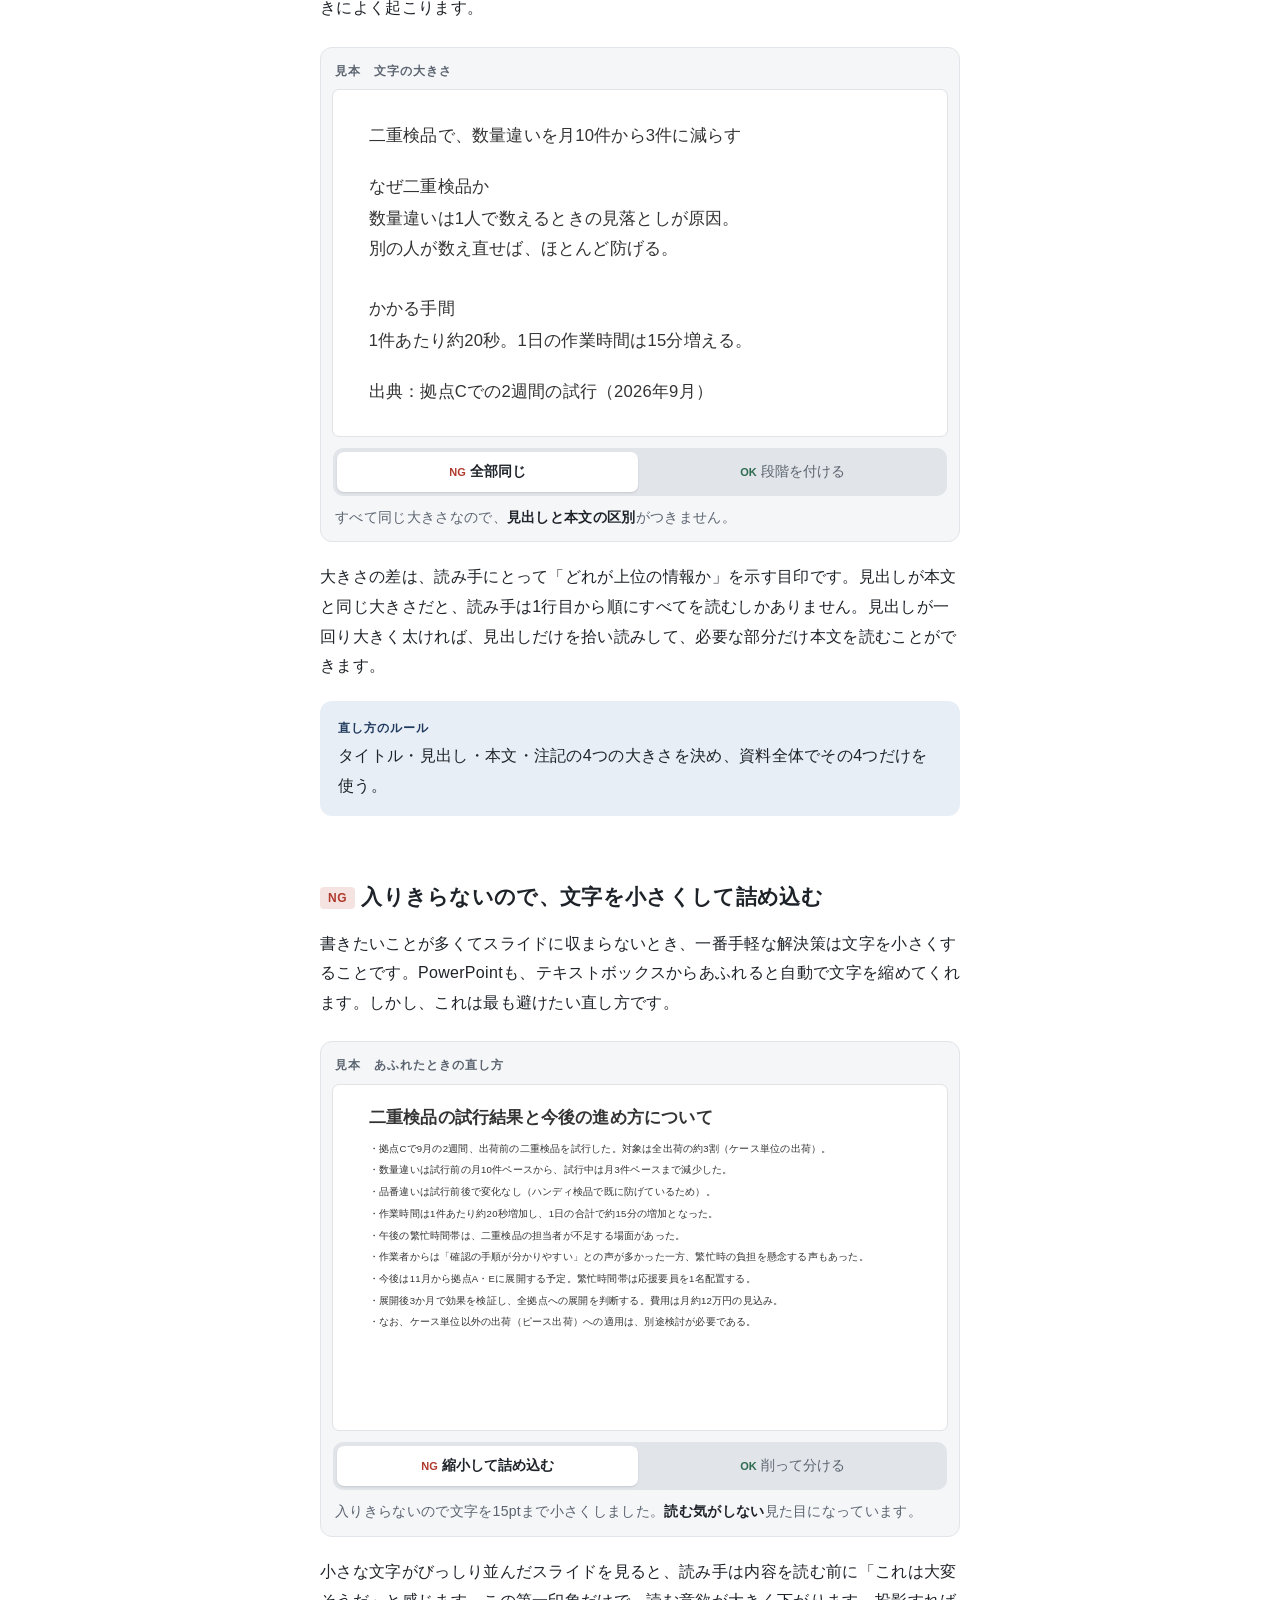
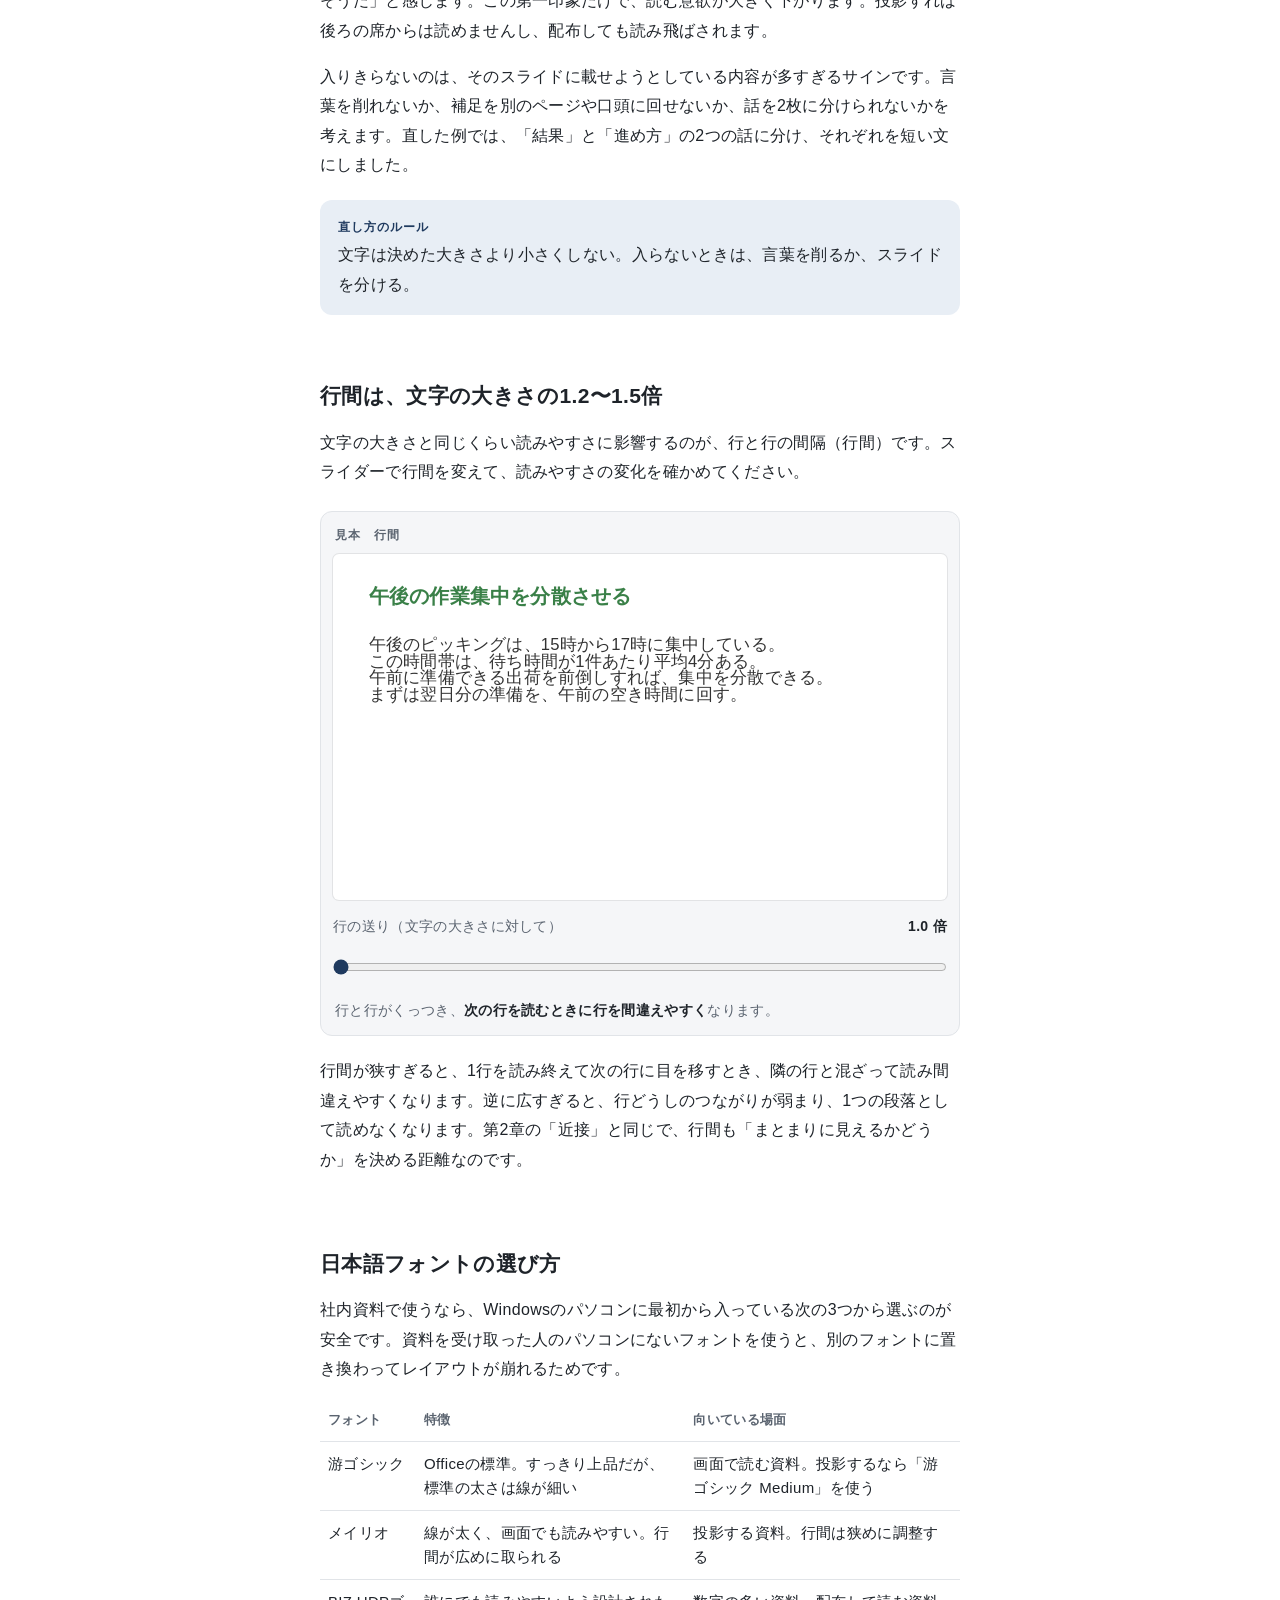
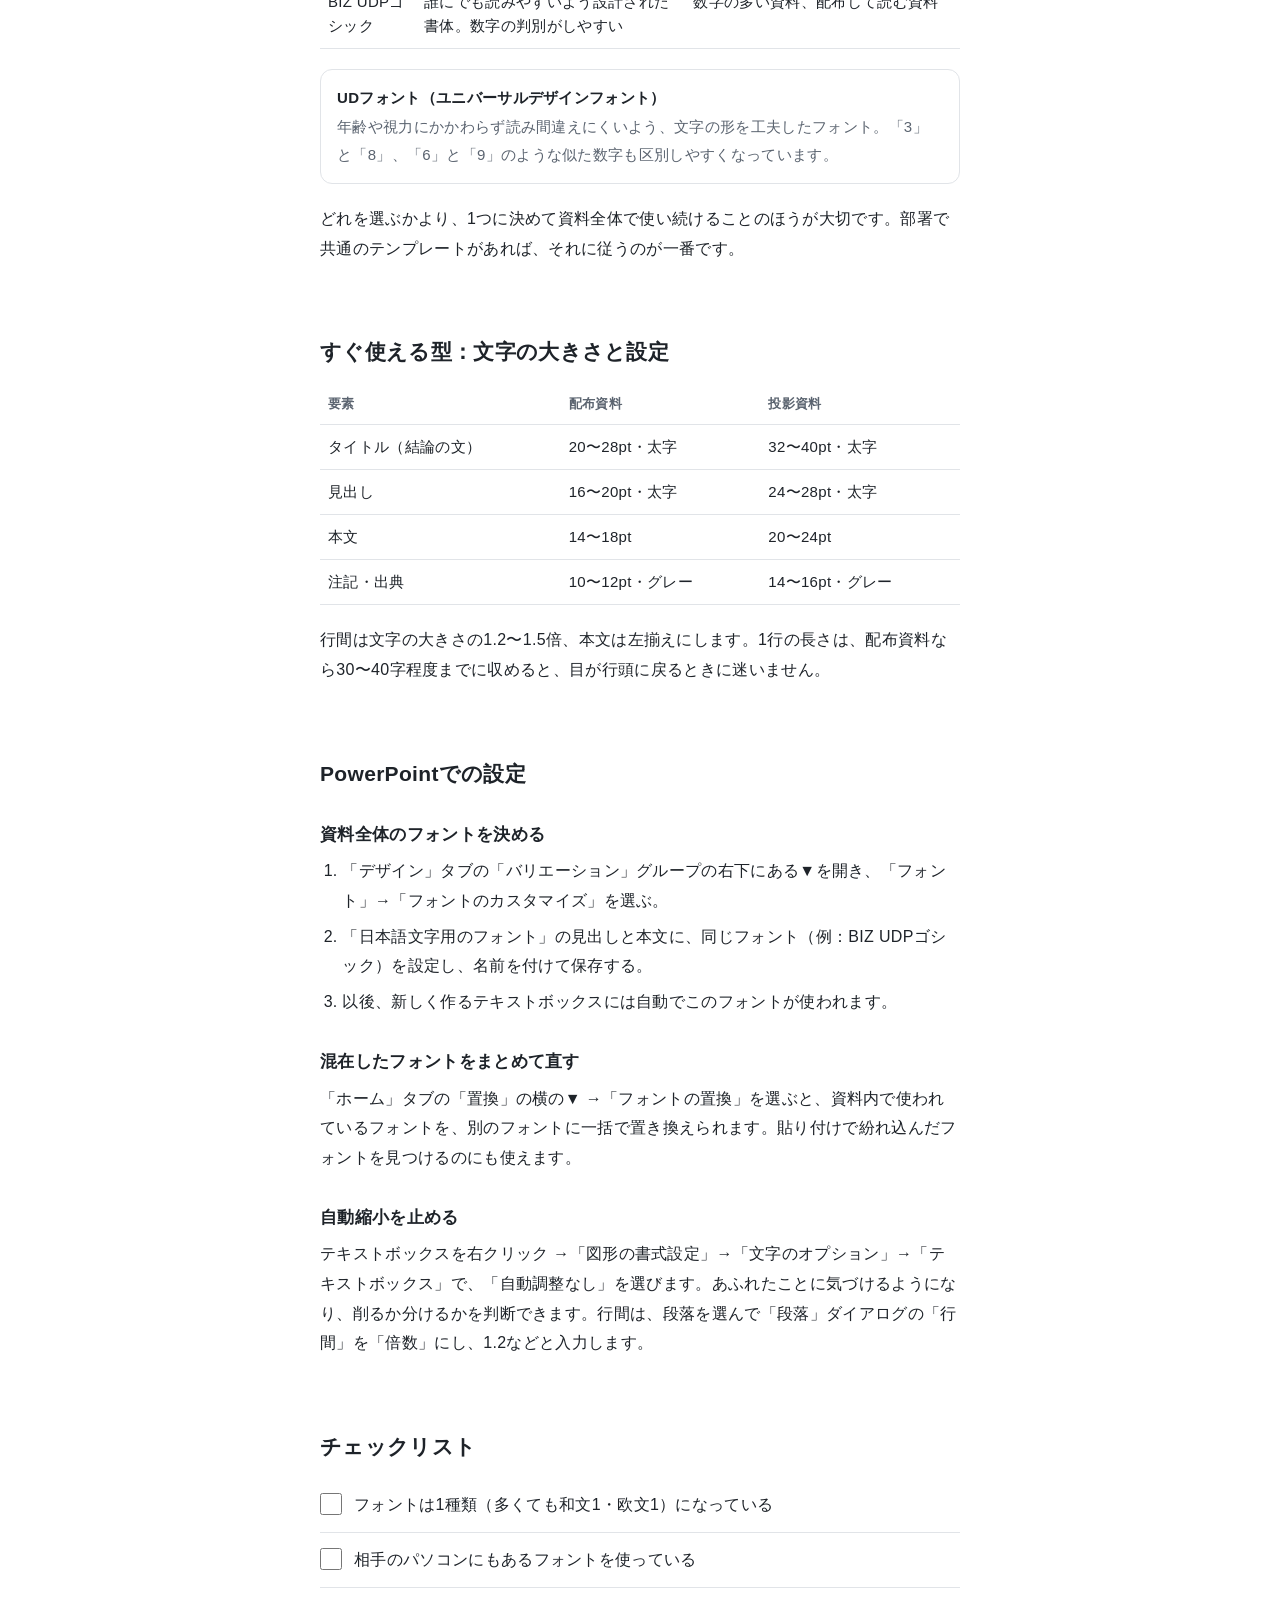
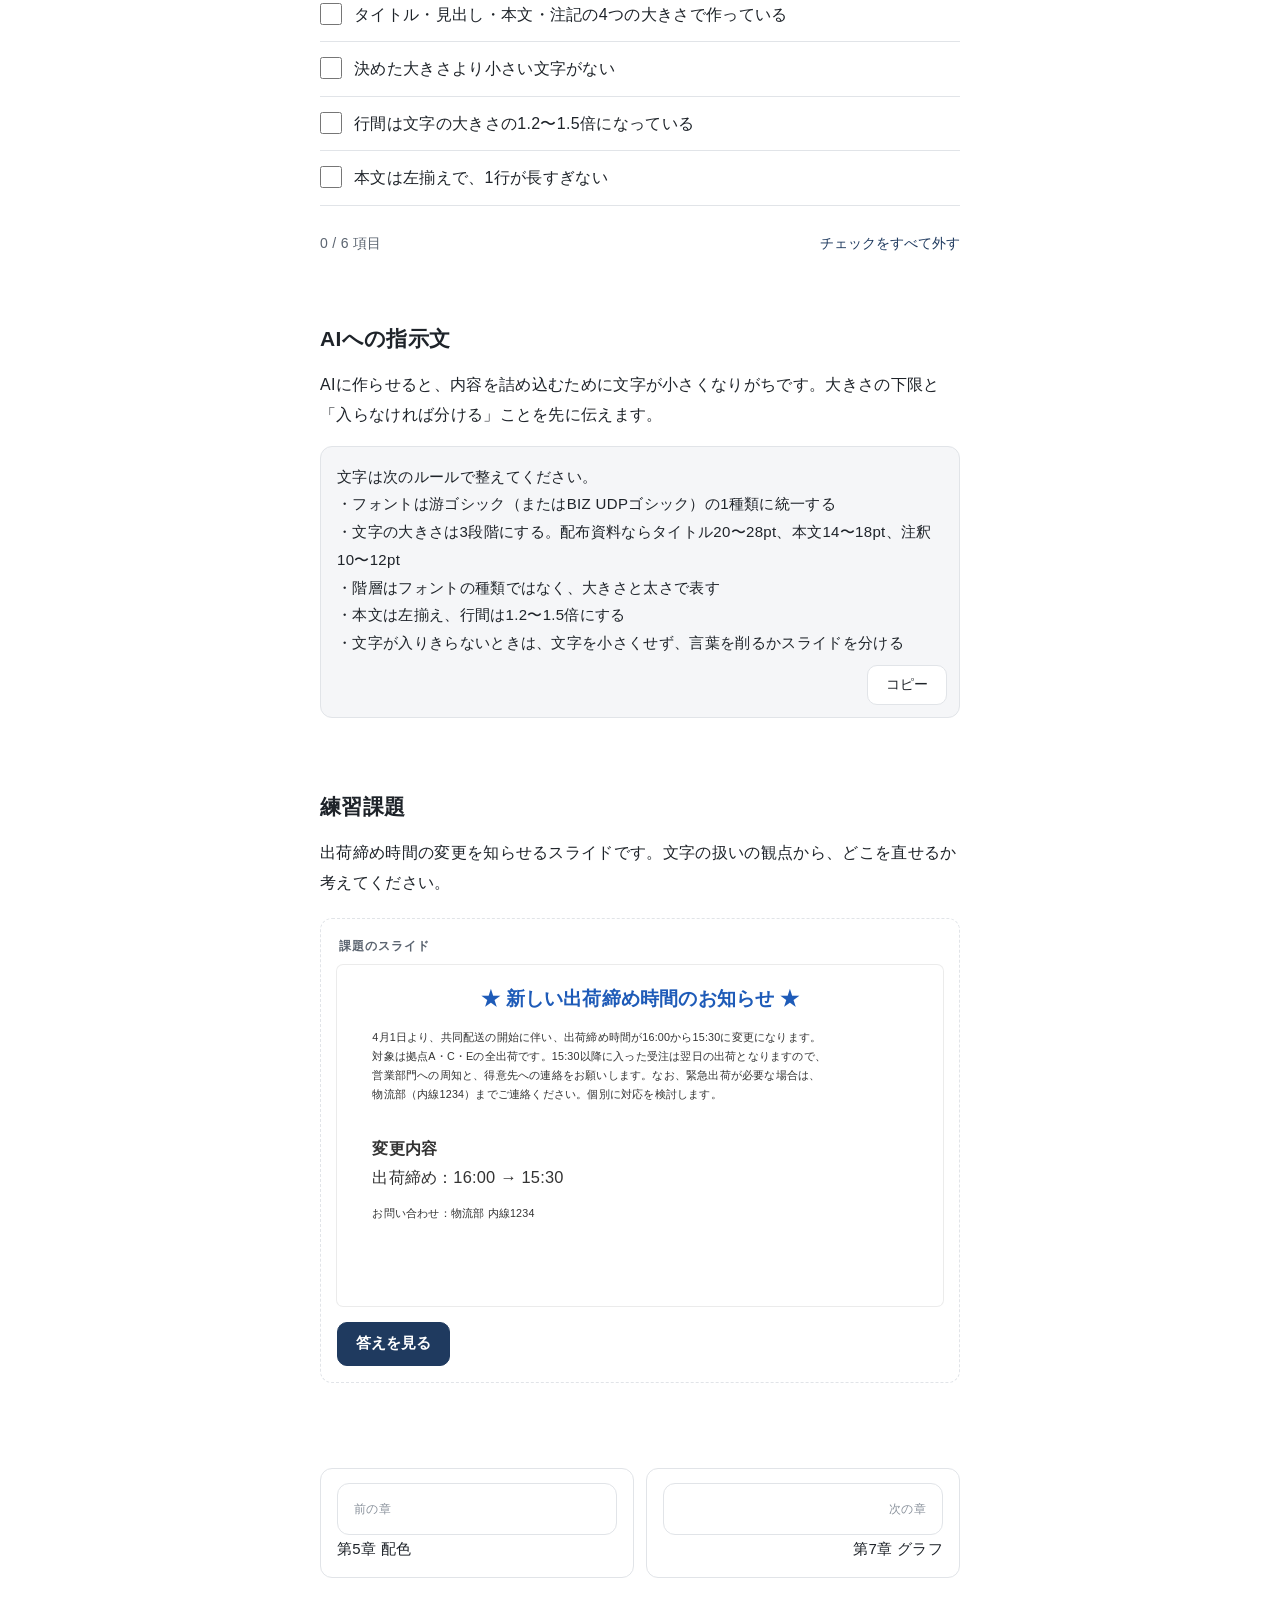
<file: chapters/06-type.html>
<!doctype html>
<html lang="ja">
<head>
<meta charset="utf-8">
<meta name="viewport" content="width=device-width, initial-scale=1, viewport-fit=cover">
<title>第6章 文字｜伝わる資料の教科書</title>
<meta name="theme-color" content="#FFFFFF" media="(prefers-color-scheme: light)">
<meta name="theme-color" content="#15181C" media="(prefers-color-scheme: dark)">
<meta name="apple-mobile-web-app-capable" content="yes">
<meta name="mobile-web-app-capable" content="yes">
<meta name="apple-mobile-web-app-title" content="資料の教科書">
<link rel="manifest" href="../manifest.webmanifest">
<link rel="apple-touch-icon" href="../assets/icons/apple-touch-icon.png">
<link rel="icon" href="../assets/icons/icon-192.png">
<link rel="stylesheet" href="../assets/css/base.css">
<link rel="stylesheet" href="../assets/css/demo.css">
</head>
<body data-chapter="ch06">

<header class="topbar">
  <div class="wrap">
    <a class="back" href="../index.html">‹ 目次</a>
    <span class="where">第6章 文字</span>
  </div>
  <div class="progressbar" aria-hidden="true"><span></span></div>
</header>

<main class="wrap">

  <section class="sec" id="start">
    <div class="chapter-head">
      <p class="num">CHAPTER 6</p>
      <h1>文字</h1>
    </div>
    <p>ビジネス資料の大半は文字でできています。グラフや図にも、タイトルやラベルとして文字が付いています。そのため、文字の扱いが少し乱れるだけで、資料全体の印象が大きく崩れます。</p>
    <p>文字で気をつけることは多くありません。フォントの種類を絞ること、大きさに段階を付けること、そして<strong>入りきらないときに文字を小さくしない</strong>ことです。この章では、この3つの失敗と、行間やフォントの選び方を扱います。</p>
  </section>

  <section class="sec" id="mixed">
    <h2><span class="tag ng">NG</span>フォントが混在している</h2>
    <p>別の資料からコピーして貼り付けたり、見出しを目立たせようとフォントを変えたりするうちに、1枚のスライドに何種類ものフォントが混ざることがあります。</p>

    <div class="demo" id="demo-mixed">
      <p class="demo-label">見本　フォントの数</p>
      <div class="slide"></div>
      <div class="seg" role="group" aria-label="表示の切替">
        <button data-value="before" aria-pressed="true"><span class="mark">NG</span>混在</button>
        <button data-value="after" aria-pressed="false"><span class="mark">OK</span>1種類</button>
      </div>
      <p class="demo-note"></p>
    </div>

    <p>フォントには、それぞれ固有の雰囲気があります。明朝は改まった印象、丸ゴシックは柔らかい印象、ポップな書体はくだけた印象です。これらが混ざると、1枚のスライドの中で話し手の声色が何度も変わっているように感じられ、まとまりがなくなります。</p>
    <p>さらに第2章の「反復」で見たように、人は見た目が違うものを「違う種類のもの」として受け取ります。同じ並びの見出しなのにフォントが違うと、読み手は「この見出しだけ何か特別なのか」と余計な意味を探してしまいます。</p>
    <div class="rule">
      <span class="label">直し方のルール</span>
      <p>フォントは資料全体で1種類（多くても和文1・欧文1の2種類）にする。違いは大きさと太さで付ける。</p>
    </div>
  </section>

  <section class="sec" id="size">
    <h2><span class="tag ng">NG</span>全部同じ大きさで、階層がない</h2>
    <p>フォントを1種類にそろえても、大きさまで全部同じにすると、今度は見出しと本文の区別がつかなくなります。テキストボックスを1つ作って、そこに全部を書き込んだときによく起こります。</p>

    <div class="demo" id="demo-size">
      <p class="demo-label">見本　文字の大きさ</p>
      <div class="slide"></div>
      <div class="seg" role="group" aria-label="表示の切替">
        <button data-value="before" aria-pressed="true"><span class="mark">NG</span>全部同じ</button>
        <button data-value="after" aria-pressed="false"><span class="mark">OK</span>段階を付ける</button>
      </div>
      <p class="demo-note"></p>
    </div>

    <p>大きさの差は、読み手にとって「どれが上位の情報か」を示す目印です。見出しが本文と同じ大きさだと、読み手は1行目から順にすべてを読むしかありません。見出しが一回り大きく太ければ、見出しだけを拾い読みして、必要な部分だけ本文を読むことができます。</p>
    <div class="rule">
      <span class="label">直し方のルール</span>
      <p>タイトル・見出し・本文・注記の4つの大きさを決め、資料全体でその4つだけを使う。</p>
    </div>
  </section>

  <section class="sec" id="shrink">
    <h2><span class="tag ng">NG</span>入りきらないので、文字を小さくして詰め込む</h2>
    <p>書きたいことが多くてスライドに収まらないとき、一番手軽な解決策は文字を小さくすることです。PowerPointも、テキストボックスからあふれると自動で文字を縮めてくれます。しかし、これは最も避けたい直し方です。</p>

    <div class="demo" id="demo-shrink">
      <p class="demo-label">見本　あふれたときの直し方</p>
      <div class="slide"></div>
      <div class="seg" role="group" aria-label="表示の切替">
        <button data-value="before" aria-pressed="true"><span class="mark">NG</span>縮小して詰め込む</button>
        <button data-value="after" aria-pressed="false"><span class="mark">OK</span>削って分ける</button>
      </div>
      <p class="demo-note"></p>
    </div>

    <p>小さな文字がびっしり並んだスライドを見ると、読み手は内容を読む前に「これは大変そうだ」と感じます。この第一印象だけで、読む意欲が大きく下がります。投影すれば後ろの席からは読めませんし、配布しても読み飛ばされます。</p>
    <p>入りきらないのは、そのスライドに載せようとしている内容が多すぎるサインです。言葉を削れないか、補足を別のページや口頭に回せないか、話を2枚に分けられないかを考えます。直した例では、「結果」と「進め方」の2つの話に分け、それぞれを短い文にしました。</p>
    <div class="rule">
      <span class="label">直し方のルール</span>
      <p>文字は決めた大きさより小さくしない。入らないときは、言葉を削るか、スライドを分ける。</p>
    </div>
  </section>

  <section class="sec" id="leading">
    <h2>行間は、文字の大きさの1.2〜1.5倍</h2>
    <p>文字の大きさと同じくらい読みやすさに影響するのが、行と行の間隔（行間）です。スライダーで行間を変えて、読みやすさの変化を確かめてください。</p>

    <div class="demo" id="demo-leading">
      <p class="demo-label">見本　行間</p>
      <div class="slide"></div>
      <div class="control">
        <div class="control-row"><span>行の送り（文字の大きさに対して）</span><output>-</output></div>
        <input type="range" min="10" max="22" step="1" value="10" aria-label="行間">
      </div>
      <p class="demo-note"></p>
    </div>

    <p>行間が狭すぎると、1行を読み終えて次の行に目を移すとき、隣の行と混ざって読み間違えやすくなります。逆に広すぎると、行どうしのつながりが弱まり、1つの段落として読めなくなります。第2章の「近接」と同じで、行間も「まとまりに見えるかどうか」を決める距離なのです。</p>
  </section>

  <section class="sec" id="fonts">
    <h2>日本語フォントの選び方</h2>
    <p>社内資料で使うなら、Windowsのパソコンに最初から入っている次の3つから選ぶのが安全です。資料を受け取った人のパソコンにないフォントを使うと、別のフォントに置き換わってレイアウトが崩れるためです。</p>
    <div class="table-wrap">
      <table>
        <thead><tr><th>フォント</th><th>特徴</th><th>向いている場面</th></tr></thead>
        <tbody>
          <tr><td>游ゴシック</td><td>Officeの標準。すっきり上品だが、標準の太さは線が細い</td><td>画面で読む資料。投影するなら「游ゴシック Medium」を使う</td></tr>
          <tr><td>メイリオ</td><td>線が太く、画面でも読みやすい。行間が広めに取られる</td><td>投影する資料。行間は狭めに調整する</td></tr>
          <tr><td>BIZ UDPゴシック</td><td>誰にでも読みやすいよう設計された書体。数字の判別がしやすい</td><td>数字の多い資料、配布して読む資料</td></tr>
        </tbody>
      </table>
    </div>
    <div class="term">
      <b>UDフォント（ユニバーサルデザインフォント）</b>
      <p>年齢や視力にかかわらず読み間違えにくいよう、文字の形を工夫したフォント。「3」と「8」、「6」と「9」のような似た数字も区別しやすくなっています。</p>
    </div>
    <p>どれを選ぶかより、1つに決めて資料全体で使い続けることのほうが大切です。部署で共通のテンプレートがあれば、それに従うのが一番です。</p>
  </section>

  <section class="sec" id="template">
    <h2>すぐ使える型：文字の大きさと設定</h2>
    <div class="table-wrap">
      <table>
        <thead><tr><th>要素</th><th>配布資料</th><th>投影資料</th></tr></thead>
        <tbody>
          <tr><td>タイトル（結論の文）</td><td>20〜28pt・太字</td><td>32〜40pt・太字</td></tr>
          <tr><td>見出し</td><td>16〜20pt・太字</td><td>24〜28pt・太字</td></tr>
          <tr><td>本文</td><td>14〜18pt</td><td>20〜24pt</td></tr>
          <tr><td>注記・出典</td><td>10〜12pt・グレー</td><td>14〜16pt・グレー</td></tr>
        </tbody>
      </table>
    </div>
    <p>行間は文字の大きさの1.2〜1.5倍、本文は左揃えにします。1行の長さは、配布資料なら30〜40字程度までに収めると、目が行頭に戻るときに迷いません。</p>
  </section>

  <section class="sec" id="howto">
    <h2>PowerPointでの設定</h2>
    <h3>資料全体のフォントを決める</h3>
    <ol class="steps">
      <li>「デザイン」タブの「バリエーション」グループの右下にある▼を開き、「フォント」→「フォントのカスタマイズ」を選ぶ。</li>
      <li>「日本語文字用のフォント」の見出しと本文に、同じフォント（例：BIZ UDPゴシック）を設定し、名前を付けて保存する。</li>
      <li>以後、新しく作るテキストボックスには自動でこのフォントが使われます。</li>
    </ol>
    <h3>混在したフォントをまとめて直す</h3>
    <p>「ホーム」タブの「置換」の横の▼ →「フォントの置換」を選ぶと、資料内で使われているフォントを、別のフォントに一括で置き換えられます。貼り付けで紛れ込んだフォントを見つけるのにも使えます。</p>
    <h3>自動縮小を止める</h3>
    <p>テキストボックスを右クリック →「図形の書式設定」→「文字のオプション」→「テキストボックス」で、「自動調整なし」を選びます。あふれたことに気づけるようになり、削るか分けるかを判断できます。行間は、段落を選んで「段落」ダイアログの「行間」を「倍数」にし、1.2などと入力します。</p>
  </section>

  <section class="sec" id="checklist">
    <h2>チェックリスト</h2>
    <ul class="checklist" data-key="ch06">
      <li><label><input type="checkbox" data-id="one">フォントは1種類（多くても和文1・欧文1）になっている</label></li>
      <li><label><input type="checkbox" data-id="std">相手のパソコンにもあるフォントを使っている</label></li>
      <li><label><input type="checkbox" data-id="levels">タイトル・見出し・本文・注記の4つの大きさで作っている</label></li>
      <li><label><input type="checkbox" data-id="min">決めた大きさより小さい文字がない</label></li>
      <li><label><input type="checkbox" data-id="leading">行間は文字の大きさの1.2〜1.5倍になっている</label></li>
      <li><label><input type="checkbox" data-id="left">本文は左揃えで、1行が長すぎない</label></li>
    </ul>
    <div class="checklist-meta" data-checklist-meta="ch06">
      <span class="count"></span>
      <button class="linkbtn reset">チェックをすべて外す</button>
    </div>
  </section>

  <section class="sec" id="prompt">
    <h2>AIへの指示文</h2>
    <p>AIに作らせると、内容を詰め込むために文字が小さくなりがちです。大きさの下限と「入らなければ分ける」ことを先に伝えます。</p>
    <div class="copybox" data-prompt="ch06"></div>
  </section>

  <section class="sec" id="practice">
    <h2>練習課題</h2>
    <p>出荷締め時間の変更を知らせるスライドです。文字の扱いの観点から、どこを直せるか考えてください。</p>
    <div class="practice">
      <p class="demo-label">課題のスライド</p>
      <div class="slide" id="practice-before"></div>
      <p style="margin:16px 0 0"><button class="btn primary" data-reveal="practice-answer">答えを見る</button></p>
      <div class="answer" id="practice-answer" hidden>
        <p class="demo-label">直した例</p>
        <div class="slide" id="practice-after"></div>
        <h3>直したポイント</h3>
        <p>課題のスライドには、ポップ体・明朝・丸ゴシック・欧文書体の4種類が混ざっていました。直した例では1種類にそろえ、違いは大きさと太さだけで付けています。</p>
        <p>本文は小さな文字の長い文章で、一番大事な「16:00→15:30」が文章の中に埋もれていました。直した例では、時刻の変更を大きく取り出し、対象とお願いを短い文に分けて置いています。問い合わせ先のような補足は、小さくグレーにして一番下に回しました。</p>
        <p>タイトルも「お知らせ」というテーマ名から、「出荷締めが30分早まります」という結論の文に変えています。記号で飾らなくても、内容そのものが目を引きます。</p>
      </div>
    </div>
  </section>

  <nav class="pager" aria-label="前後の章"></nav>
</main>

<script src="../assets/js/chapters.js"></script>
<script src="../assets/js/prompts.js"></script>
<script src="../assets/js/app.js"></script>
<script src="../assets/js/kit.js"></script>
<script src="../assets/js/demos/ch06.js"></script>
</body>
</html>
</file>
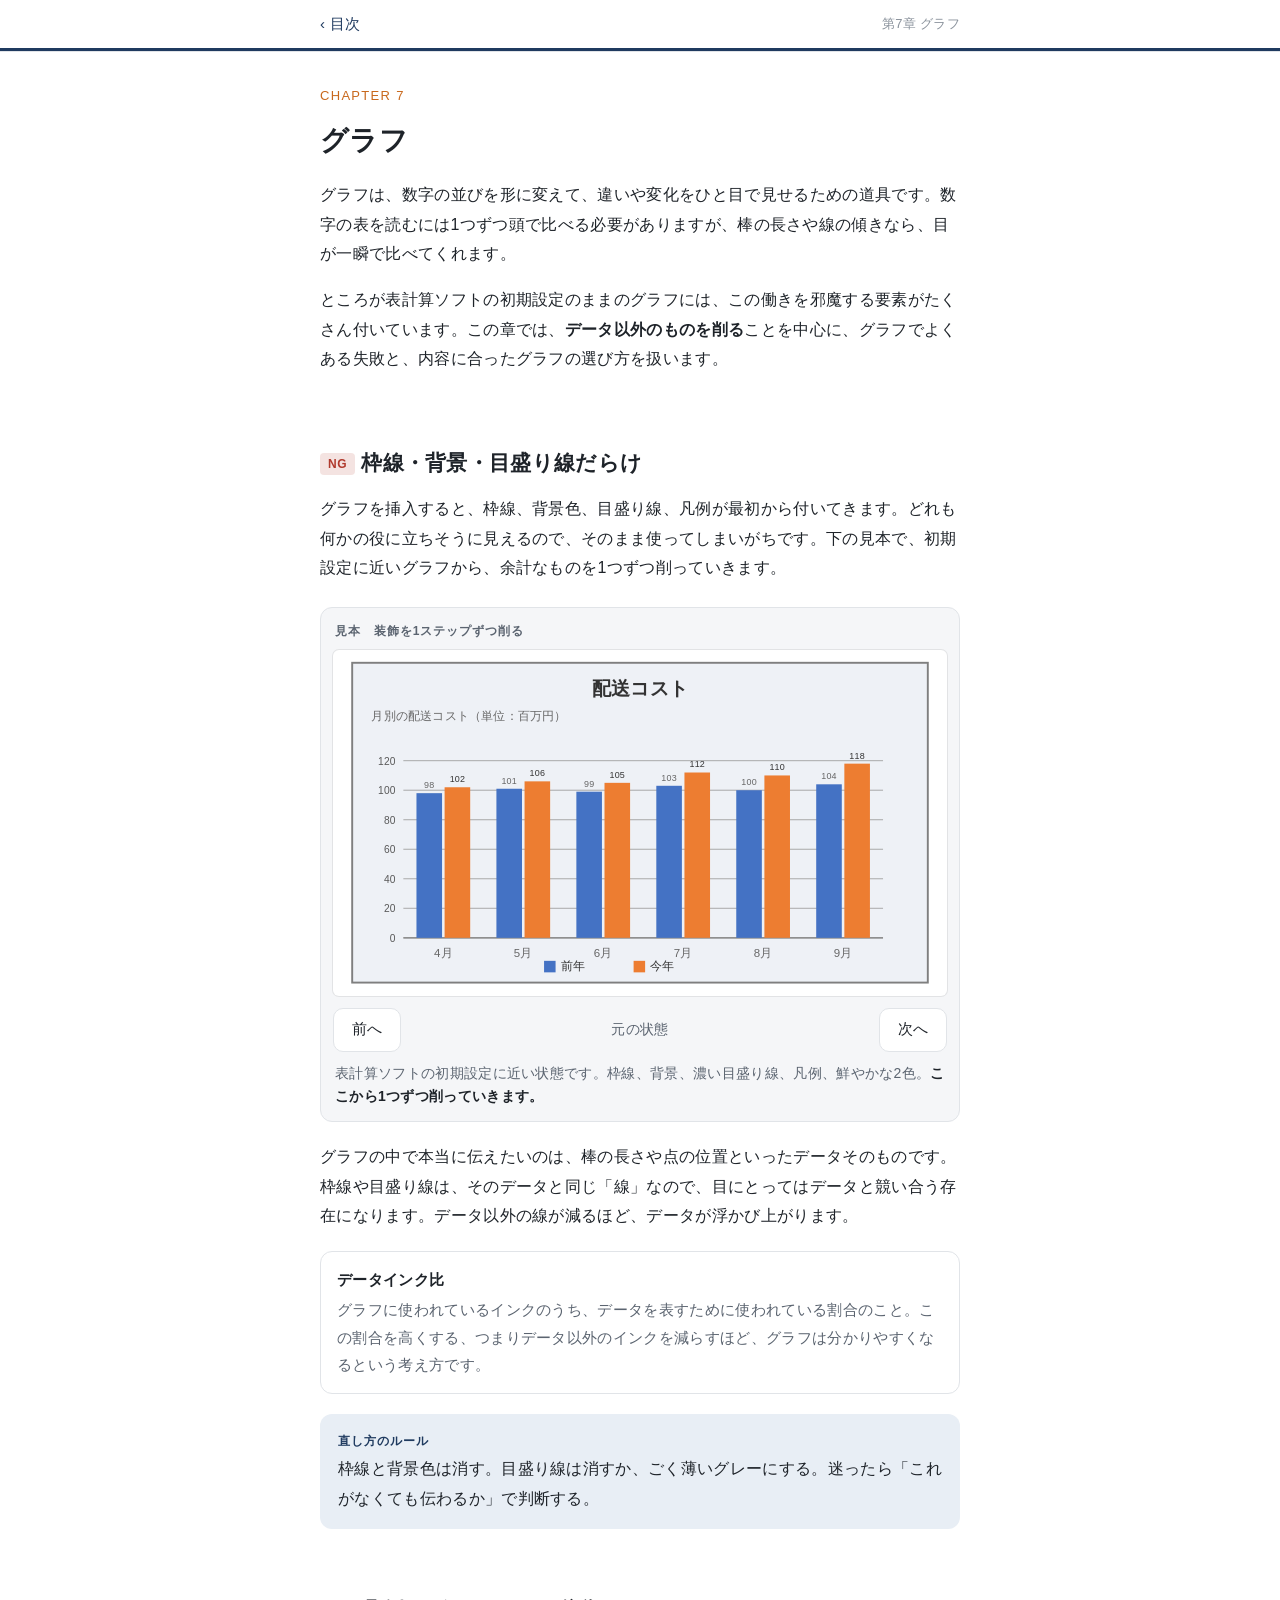
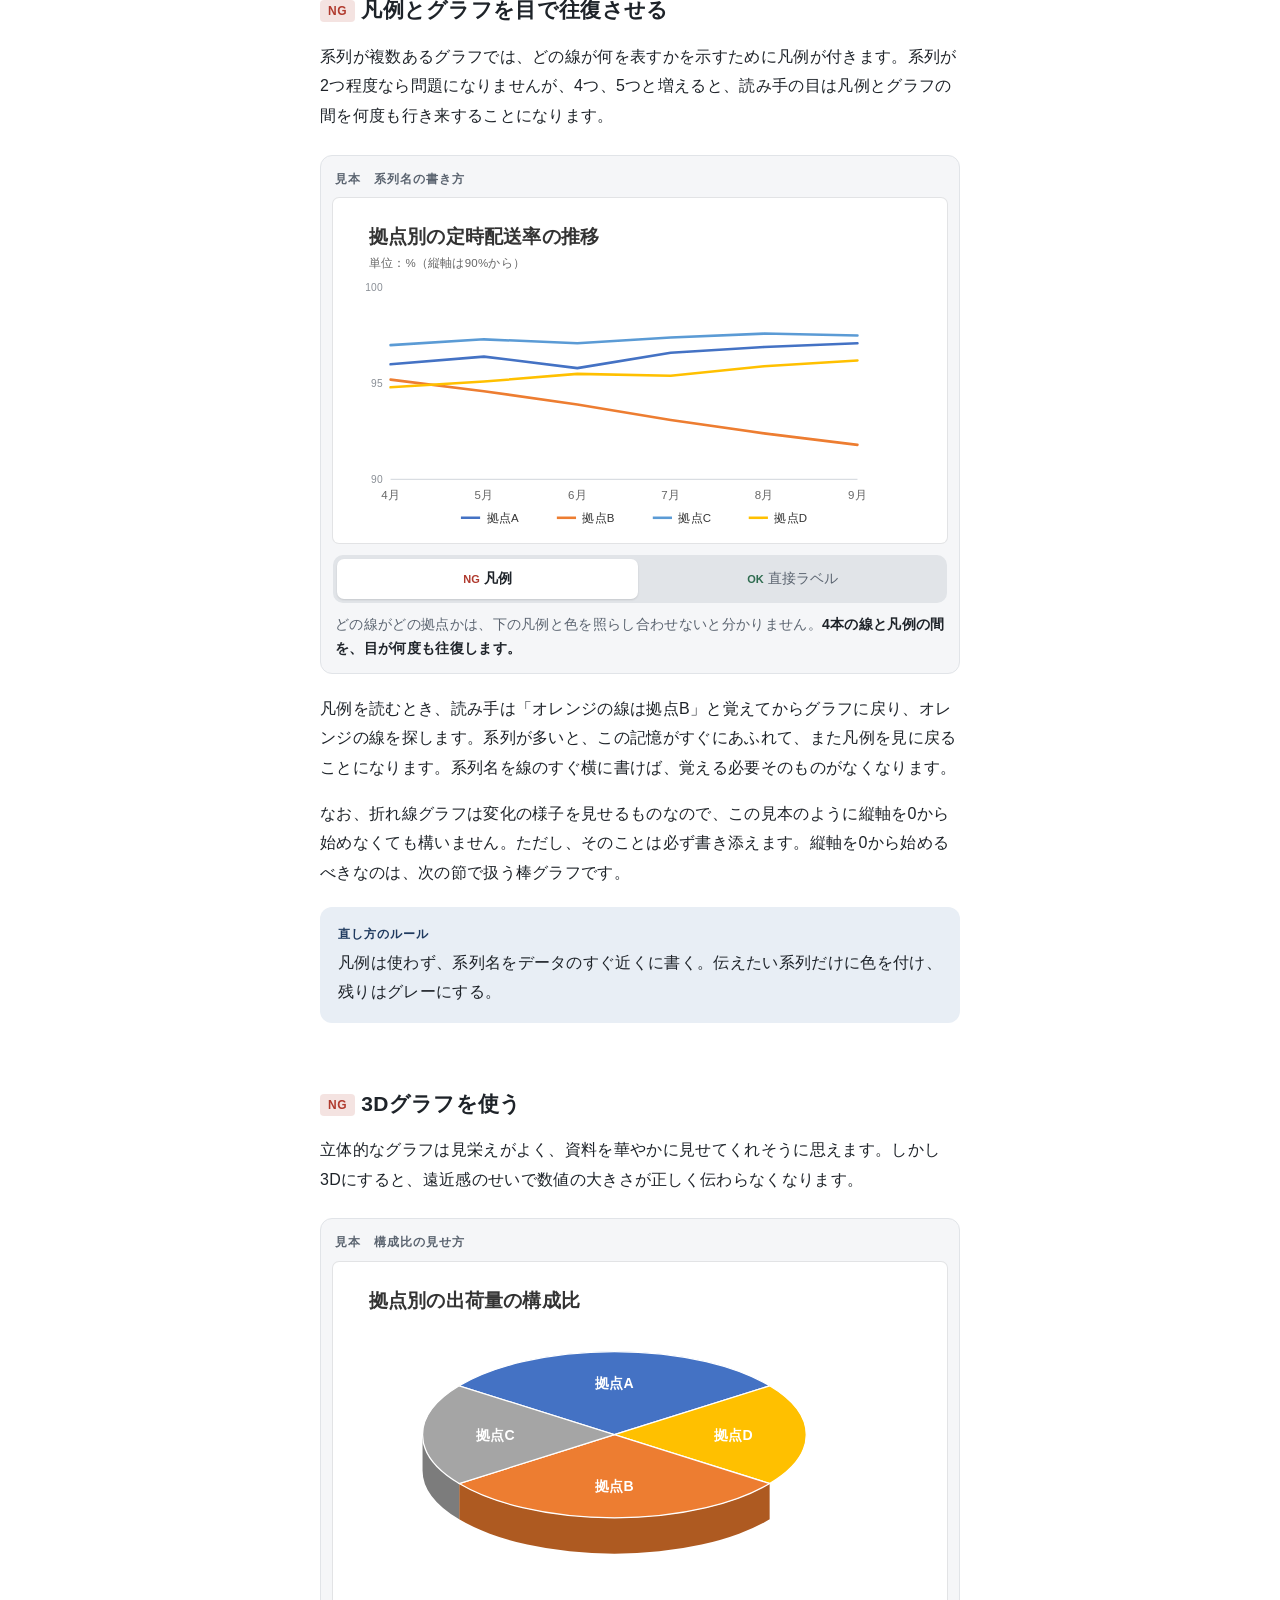
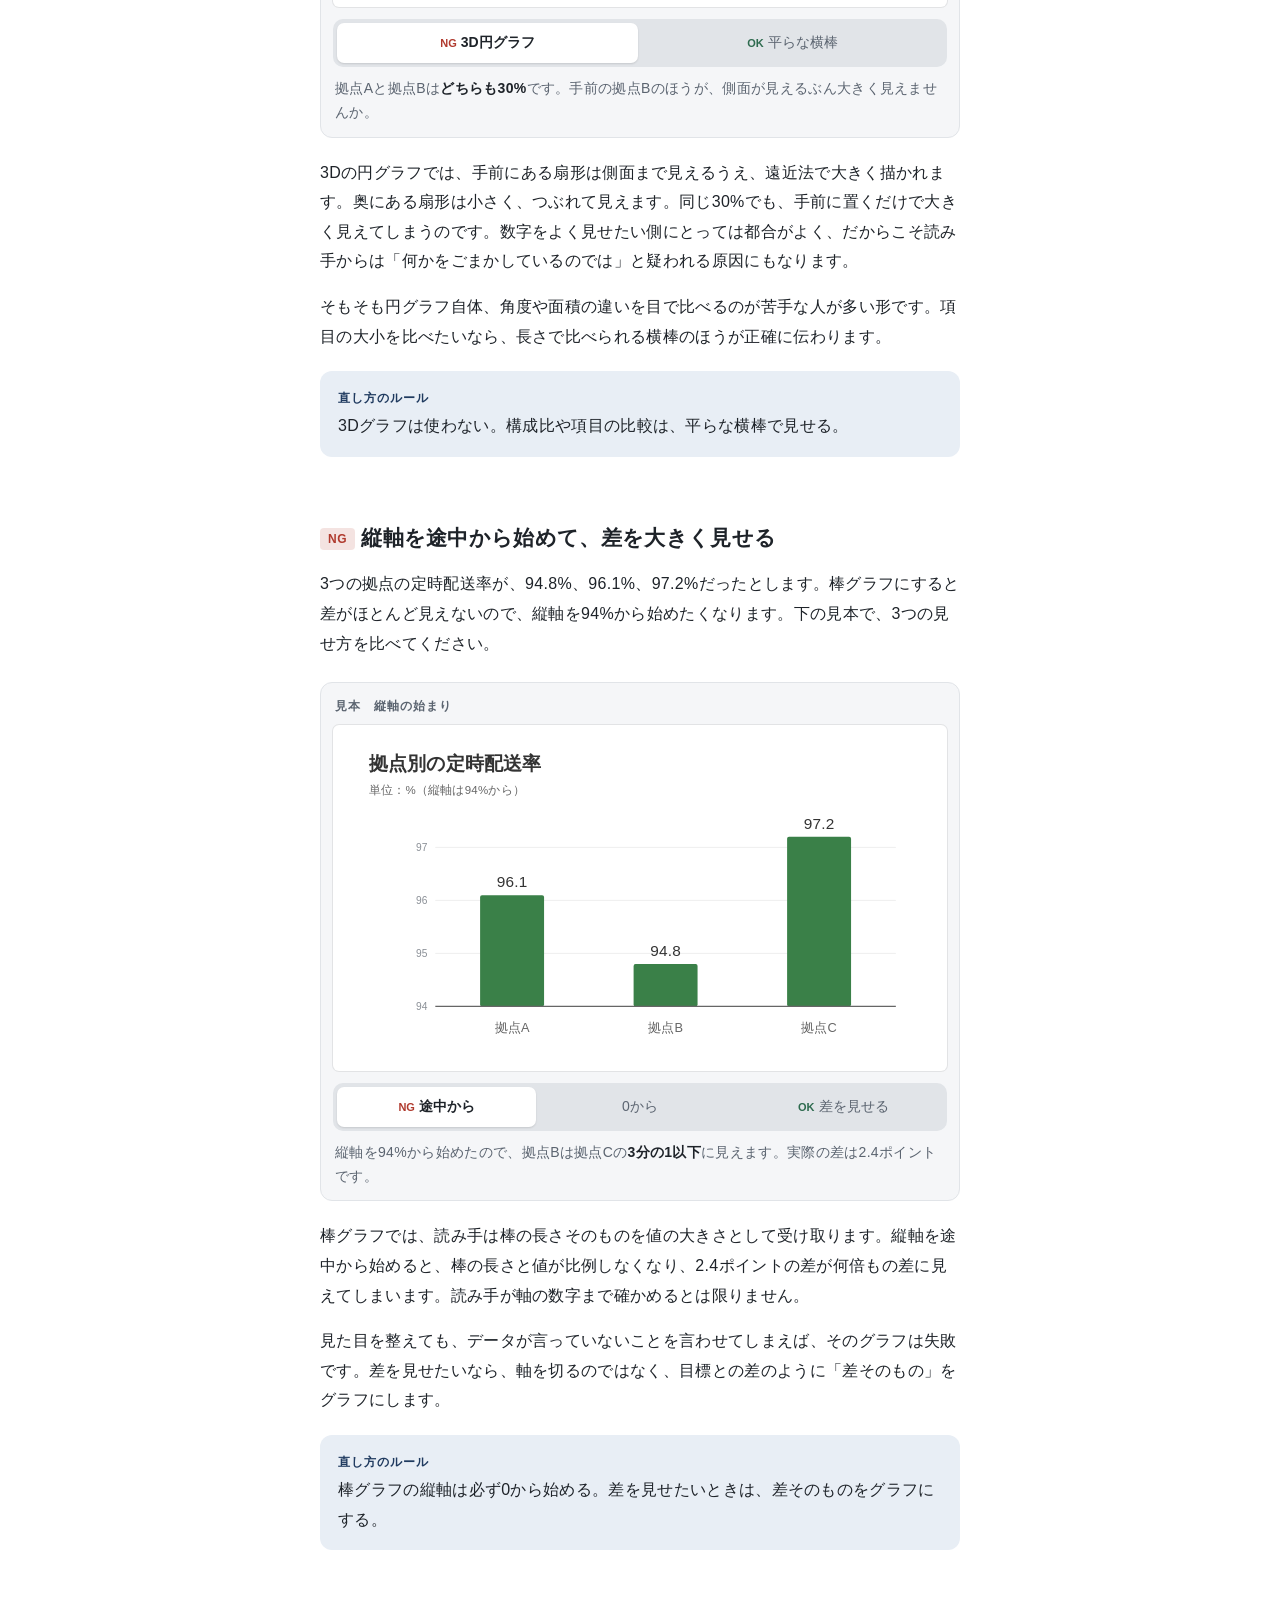
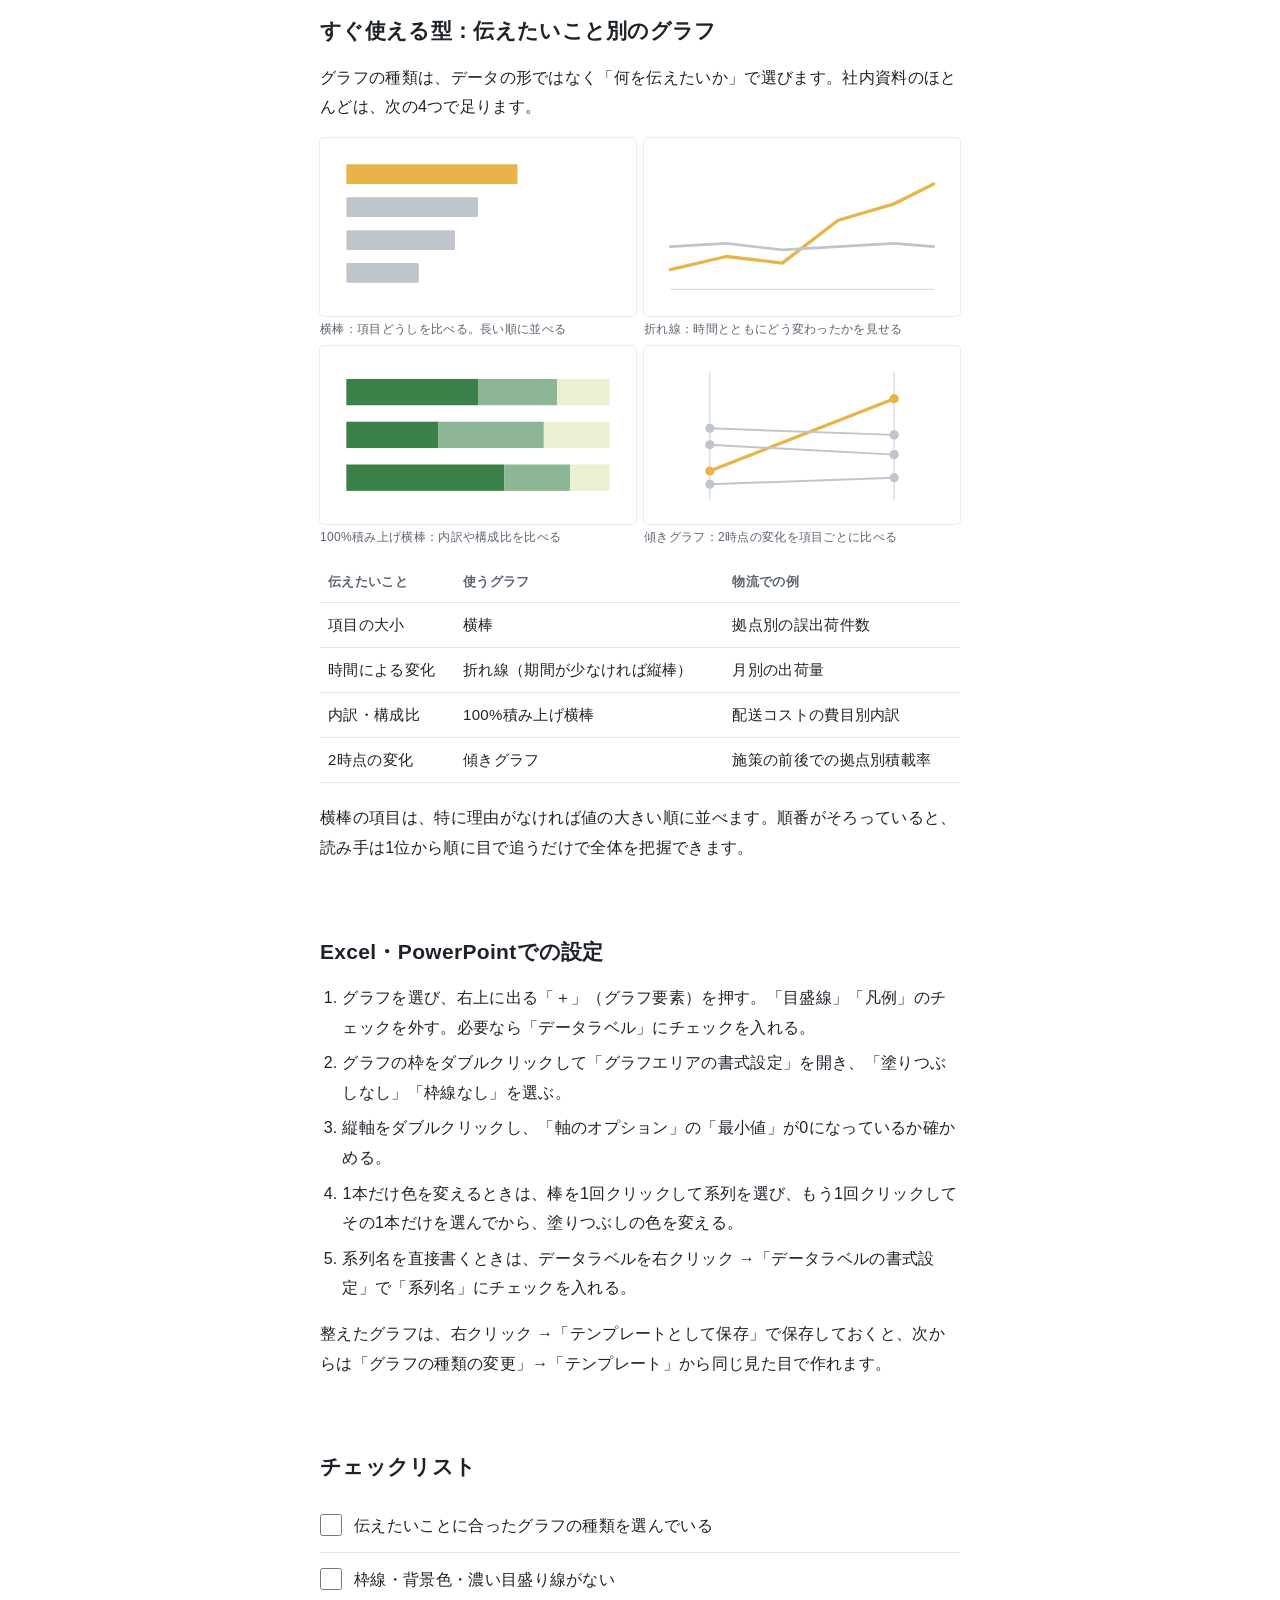
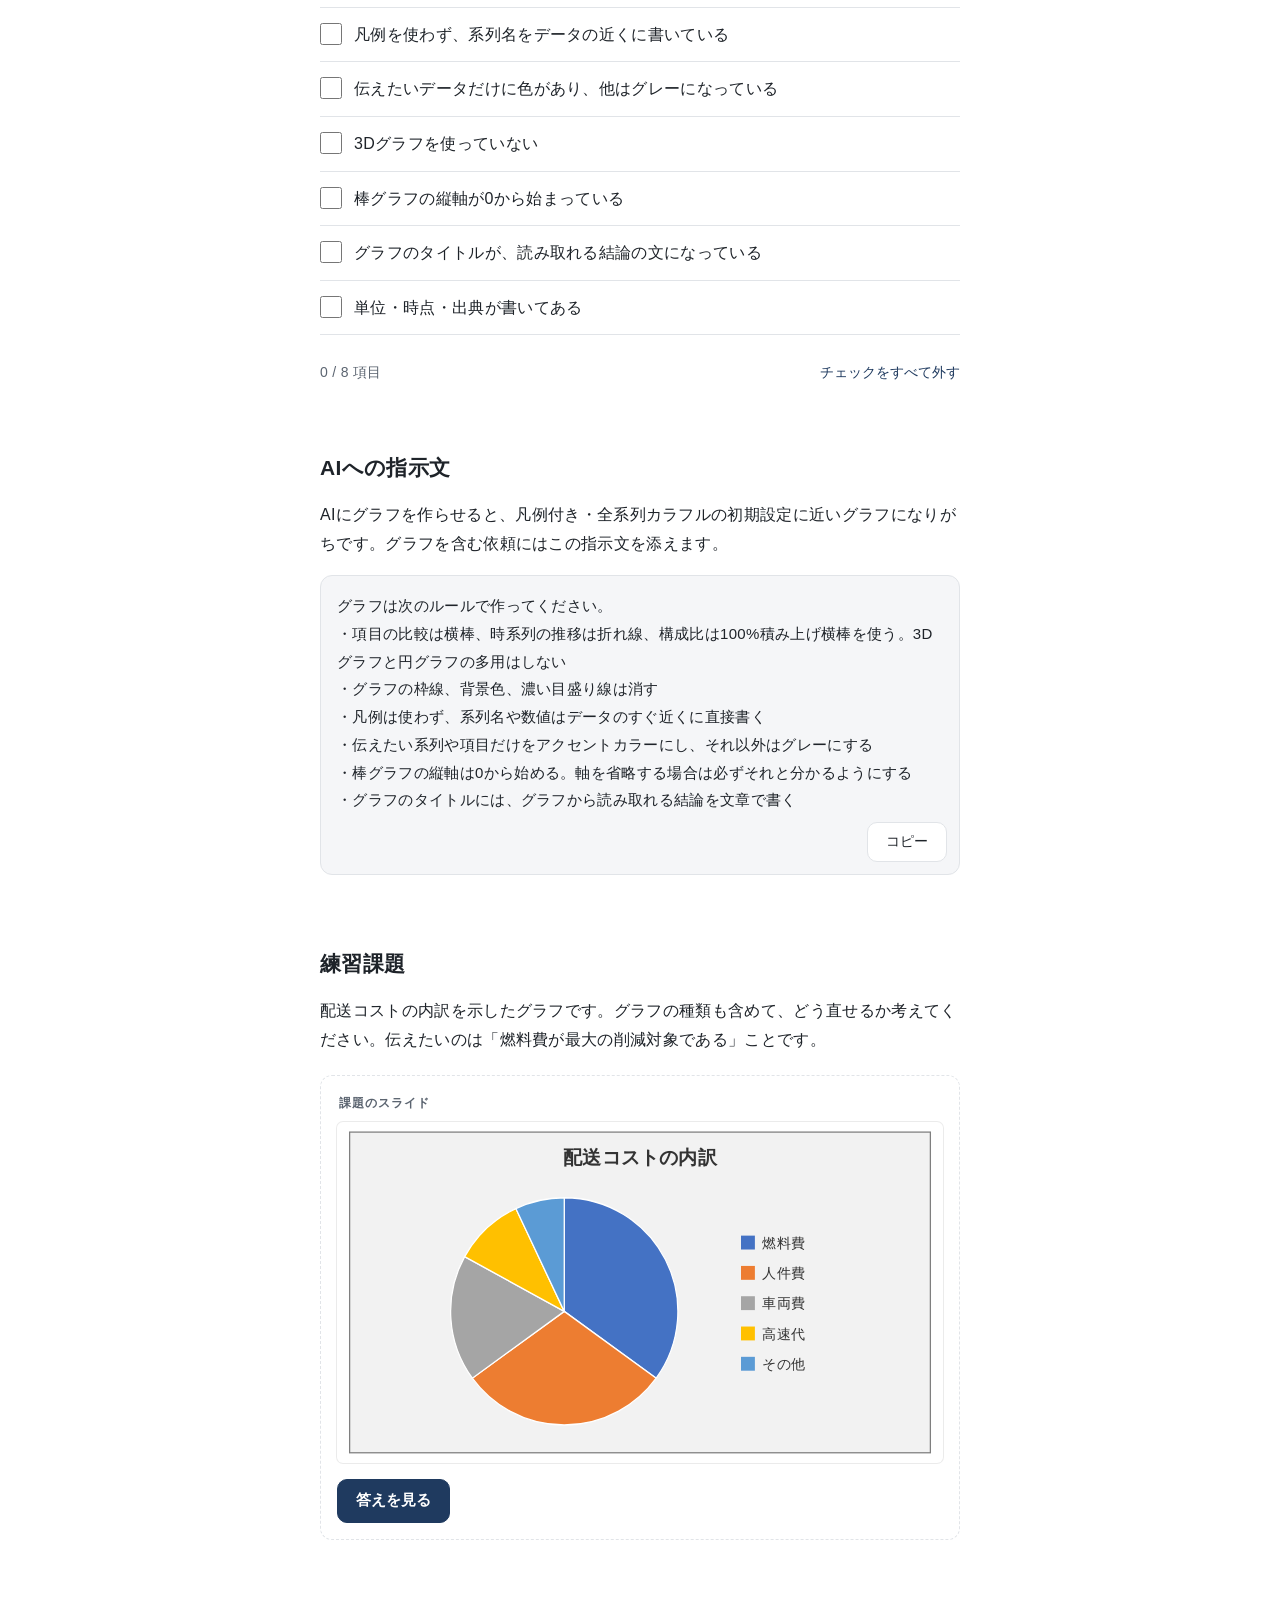
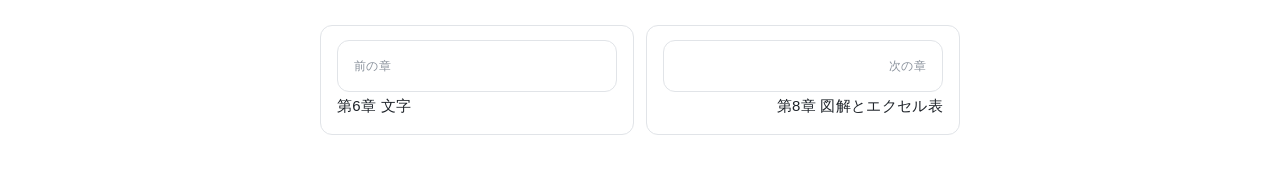
<file: chapters/07-chart.html>
<!doctype html>
<html lang="ja">
<head>
<meta charset="utf-8">
<meta name="viewport" content="width=device-width, initial-scale=1, viewport-fit=cover">
<title>第7章 グラフ｜伝わる資料の教科書</title>
<meta name="theme-color" content="#FFFFFF" media="(prefers-color-scheme: light)">
<meta name="theme-color" content="#15181C" media="(prefers-color-scheme: dark)">
<meta name="apple-mobile-web-app-capable" content="yes">
<meta name="mobile-web-app-capable" content="yes">
<meta name="apple-mobile-web-app-title" content="資料の教科書">
<link rel="manifest" href="../manifest.webmanifest">
<link rel="apple-touch-icon" href="../assets/icons/apple-touch-icon.png">
<link rel="icon" href="../assets/icons/icon-192.png">
<link rel="stylesheet" href="../assets/css/base.css">
<link rel="stylesheet" href="../assets/css/demo.css">
</head>
<body data-chapter="ch07">

<header class="topbar">
  <div class="wrap">
    <a class="back" href="../index.html">‹ 目次</a>
    <span class="where">第7章 グラフ</span>
  </div>
  <div class="progressbar" aria-hidden="true"><span></span></div>
</header>

<main class="wrap">

  <section class="sec" id="start">
    <div class="chapter-head">
      <p class="num">CHAPTER 7</p>
      <h1>グラフ</h1>
    </div>
    <p>グラフは、数字の並びを形に変えて、違いや変化をひと目で見せるための道具です。数字の表を読むには1つずつ頭で比べる必要がありますが、棒の長さや線の傾きなら、目が一瞬で比べてくれます。</p>
    <p>ところが表計算ソフトの初期設定のままのグラフには、この働きを邪魔する要素がたくさん付いています。この章では、<strong>データ以外のものを削る</strong>ことを中心に、グラフでよくある失敗と、内容に合ったグラフの選び方を扱います。</p>
  </section>

  <section class="sec" id="clutter">
    <h2><span class="tag ng">NG</span>枠線・背景・目盛り線だらけ</h2>
    <p>グラフを挿入すると、枠線、背景色、目盛り線、凡例が最初から付いてきます。どれも何かの役に立ちそうに見えるので、そのまま使ってしまいがちです。下の見本で、初期設定に近いグラフから、余計なものを1つずつ削っていきます。</p>

    <div class="demo" id="demo-declutter">
      <p class="demo-label">見本　装飾を1ステップずつ削る</p>
      <div class="slide"></div>
      <div class="stepper-ctrl">
        <button class="btn prev">前へ</button>
        <span class="pos"></span>
        <button class="btn next">次へ</button>
      </div>
      <p class="demo-note"></p>
    </div>

    <p>グラフの中で本当に伝えたいのは、棒の長さや点の位置といったデータそのものです。枠線や目盛り線は、そのデータと同じ「線」なので、目にとってはデータと競い合う存在になります。データ以外の線が減るほど、データが浮かび上がります。</p>
    <div class="term">
      <b>データインク比</b>
      <p>グラフに使われているインクのうち、データを表すために使われている割合のこと。この割合を高くする、つまりデータ以外のインクを減らすほど、グラフは分かりやすくなるという考え方です。</p>
    </div>
    <div class="rule">
      <span class="label">直し方のルール</span>
      <p>枠線と背景色は消す。目盛り線は消すか、ごく薄いグレーにする。迷ったら「これがなくても伝わるか」で判断する。</p>
    </div>
  </section>

  <section class="sec" id="legend">
    <h2><span class="tag ng">NG</span>凡例とグラフを目で往復させる</h2>
    <p>系列が複数あるグラフでは、どの線が何を表すかを示すために凡例が付きます。系列が2つ程度なら問題になりませんが、4つ、5つと増えると、読み手の目は凡例とグラフの間を何度も行き来することになります。</p>

    <div class="demo" id="demo-legend">
      <p class="demo-label">見本　系列名の書き方</p>
      <div class="slide"></div>
      <div class="seg" role="group" aria-label="表示の切替">
        <button data-value="before" aria-pressed="true"><span class="mark">NG</span>凡例</button>
        <button data-value="after" aria-pressed="false"><span class="mark">OK</span>直接ラベル</button>
      </div>
      <p class="demo-note"></p>
    </div>

    <p>凡例を読むとき、読み手は「オレンジの線は拠点B」と覚えてからグラフに戻り、オレンジの線を探します。系列が多いと、この記憶がすぐにあふれて、また凡例を見に戻ることになります。系列名を線のすぐ横に書けば、覚える必要そのものがなくなります。</p>
    <p>なお、折れ線グラフは変化の様子を見せるものなので、この見本のように縦軸を0から始めなくても構いません。ただし、そのことは必ず書き添えます。縦軸を0から始めるべきなのは、次の節で扱う棒グラフです。</p>
    <div class="rule">
      <span class="label">直し方のルール</span>
      <p>凡例は使わず、系列名をデータのすぐ近くに書く。伝えたい系列だけに色を付け、残りはグレーにする。</p>
    </div>
  </section>

  <section class="sec" id="three-d">
    <h2><span class="tag ng">NG</span>3Dグラフを使う</h2>
    <p>立体的なグラフは見栄えがよく、資料を華やかに見せてくれそうに思えます。しかし3Dにすると、遠近感のせいで数値の大きさが正しく伝わらなくなります。</p>

    <div class="demo" id="demo-3d">
      <p class="demo-label">見本　構成比の見せ方</p>
      <div class="slide"></div>
      <div class="seg" role="group" aria-label="表示の切替">
        <button data-value="before" aria-pressed="true"><span class="mark">NG</span>3D円グラフ</button>
        <button data-value="after" aria-pressed="false"><span class="mark">OK</span>平らな横棒</button>
      </div>
      <p class="demo-note"></p>
    </div>

    <p>3Dの円グラフでは、手前にある扇形は側面まで見えるうえ、遠近法で大きく描かれます。奥にある扇形は小さく、つぶれて見えます。同じ30%でも、手前に置くだけで大きく見えてしまうのです。数字をよく見せたい側にとっては都合がよく、だからこそ読み手からは「何かをごまかしているのでは」と疑われる原因にもなります。</p>
    <p>そもそも円グラフ自体、角度や面積の違いを目で比べるのが苦手な人が多い形です。項目の大小を比べたいなら、長さで比べられる横棒のほうが正確に伝わります。</p>
    <div class="rule">
      <span class="label">直し方のルール</span>
      <p>3Dグラフは使わない。構成比や項目の比較は、平らな横棒で見せる。</p>
    </div>
  </section>

  <section class="sec" id="axis">
    <h2><span class="tag ng">NG</span>縦軸を途中から始めて、差を大きく見せる</h2>
    <p>3つの拠点の定時配送率が、94.8%、96.1%、97.2%だったとします。棒グラフにすると差がほとんど見えないので、縦軸を94%から始めたくなります。下の見本で、3つの見せ方を比べてください。</p>

    <div class="demo" id="demo-axis">
      <p class="demo-label">見本　縦軸の始まり</p>
      <div class="slide"></div>
      <div class="seg" role="group" aria-label="表示の切替">
        <button data-value="cut" aria-pressed="true"><span class="mark" style="color:var(--ng)">NG</span>途中から</button>
        <button data-value="zero" aria-pressed="false">0から</button>
        <button data-value="diff" aria-pressed="false"><span class="mark" style="color:var(--ok)">OK</span>差を見せる</button>
      </div>
      <p class="demo-note"></p>
    </div>

    <p>棒グラフでは、読み手は棒の長さそのものを値の大きさとして受け取ります。縦軸を途中から始めると、棒の長さと値が比例しなくなり、2.4ポイントの差が何倍もの差に見えてしまいます。読み手が軸の数字まで確かめるとは限りません。</p>
    <p>見た目を整えても、データが言っていないことを言わせてしまえば、そのグラフは失敗です。差を見せたいなら、軸を切るのではなく、目標との差のように「差そのもの」をグラフにします。</p>
    <div class="rule">
      <span class="label">直し方のルール</span>
      <p>棒グラフの縦軸は必ず0から始める。差を見せたいときは、差そのものをグラフにする。</p>
    </div>
  </section>

  <section class="sec" id="choose">
    <h2>すぐ使える型：伝えたいこと別のグラフ</h2>
    <p>グラフの種類は、データの形ではなく「何を伝えたいか」で選びます。社内資料のほとんどは、次の4つで足ります。</p>
    <div class="thumbs">
      <figure><div class="slide" id="ch-bar"></div><figcaption>横棒：項目どうしを比べる。長い順に並べる</figcaption></figure>
      <figure><div class="slide" id="ch-line"></div><figcaption>折れ線：時間とともにどう変わったかを見せる</figcaption></figure>
      <figure><div class="slide" id="ch-stack"></div><figcaption>100%積み上げ横棒：内訳や構成比を比べる</figcaption></figure>
      <figure><div class="slide" id="ch-slope"></div><figcaption>傾きグラフ：2時点の変化を項目ごとに比べる</figcaption></figure>
    </div>
    <div class="table-wrap">
      <table>
        <thead><tr><th>伝えたいこと</th><th>使うグラフ</th><th>物流での例</th></tr></thead>
        <tbody>
          <tr><td>項目の大小</td><td>横棒</td><td>拠点別の誤出荷件数</td></tr>
          <tr><td>時間による変化</td><td>折れ線（期間が少なければ縦棒）</td><td>月別の出荷量</td></tr>
          <tr><td>内訳・構成比</td><td>100%積み上げ横棒</td><td>配送コストの費目別内訳</td></tr>
          <tr><td>2時点の変化</td><td>傾きグラフ</td><td>施策の前後での拠点別積載率</td></tr>
        </tbody>
      </table>
    </div>
    <p>横棒の項目は、特に理由がなければ値の大きい順に並べます。順番がそろっていると、読み手は1位から順に目で追うだけで全体を把握できます。</p>
  </section>

  <section class="sec" id="howto">
    <h2>Excel・PowerPointでの設定</h2>
    <ol class="steps">
      <li>グラフを選び、右上に出る「＋」（グラフ要素）を押す。「目盛線」「凡例」のチェックを外す。必要なら「データラベル」にチェックを入れる。</li>
      <li>グラフの枠をダブルクリックして「グラフエリアの書式設定」を開き、「塗りつぶしなし」「枠線なし」を選ぶ。</li>
      <li>縦軸をダブルクリックし、「軸のオプション」の「最小値」が0になっているか確かめる。</li>
      <li>1本だけ色を変えるときは、棒を1回クリックして系列を選び、もう1回クリックしてその1本だけを選んでから、塗りつぶしの色を変える。</li>
      <li>系列名を直接書くときは、データラベルを右クリック →「データラベルの書式設定」で「系列名」にチェックを入れる。</li>
    </ol>
    <p>整えたグラフは、右クリック →「テンプレートとして保存」で保存しておくと、次からは「グラフの種類の変更」→「テンプレート」から同じ見た目で作れます。</p>
  </section>

  <section class="sec" id="checklist">
    <h2>チェックリスト</h2>
    <ul class="checklist" data-key="ch07">
      <li><label><input type="checkbox" data-id="type">伝えたいことに合ったグラフの種類を選んでいる</label></li>
      <li><label><input type="checkbox" data-id="frame">枠線・背景色・濃い目盛り線がない</label></li>
      <li><label><input type="checkbox" data-id="legend">凡例を使わず、系列名をデータの近くに書いている</label></li>
      <li><label><input type="checkbox" data-id="color">伝えたいデータだけに色があり、他はグレーになっている</label></li>
      <li><label><input type="checkbox" data-id="3d">3Dグラフを使っていない</label></li>
      <li><label><input type="checkbox" data-id="zero">棒グラフの縦軸が0から始まっている</label></li>
      <li><label><input type="checkbox" data-id="title">グラフのタイトルが、読み取れる結論の文になっている</label></li>
      <li><label><input type="checkbox" data-id="unit">単位・時点・出典が書いてある</label></li>
    </ul>
    <div class="checklist-meta" data-checklist-meta="ch07">
      <span class="count"></span>
      <button class="linkbtn reset">チェックをすべて外す</button>
    </div>
  </section>

  <section class="sec" id="prompt">
    <h2>AIへの指示文</h2>
    <p>AIにグラフを作らせると、凡例付き・全系列カラフルの初期設定に近いグラフになりがちです。グラフを含む依頼にはこの指示文を添えます。</p>
    <div class="copybox" data-prompt="ch07"></div>
  </section>

  <section class="sec" id="practice">
    <h2>練習課題</h2>
    <p>配送コストの内訳を示したグラフです。グラフの種類も含めて、どう直せるか考えてください。伝えたいのは「燃料費が最大の削減対象である」ことです。</p>
    <div class="practice">
      <p class="demo-label">課題のスライド</p>
      <div class="slide" id="practice-before"></div>
      <p style="margin:16px 0 0"><button class="btn primary" data-reveal="practice-answer">答えを見る</button></p>
      <div class="answer" id="practice-answer" hidden>
        <p class="demo-label">直した例</p>
        <div class="slide" id="practice-after"></div>
        <h3>直したポイント</h3>
        <p>円グラフを、値の大きい順に並べた横棒に変えました。円グラフでは燃料費（35%）と人件費（30%）の差が角度でしか分からず、しかも数値がどこにも書かれていませんでした。横棒なら長さで比べられ、数値も棒の先に置けます。</p>
        <p>凡例と5色の塗り分けもやめ、項目名を棒の左に直接書きました。色は伝えたい燃料費の1本だけに付け、残りはグレーにしています。背景色と枠線も消しました。</p>
        <p>タイトルは「配送コストの内訳」から、伝えたいことそのものの文に変えています。時点と単位も、タイトルの下に添えました。</p>
      </div>
    </div>
  </section>

  <nav class="pager" aria-label="前後の章"></nav>
</main>

<script src="../assets/js/chapters.js"></script>
<script src="../assets/js/prompts.js"></script>
<script src="../assets/js/app.js"></script>
<script src="../assets/js/kit.js"></script>
<script src="../assets/js/demos/ch07.js"></script>
</body>
</html>
</file>
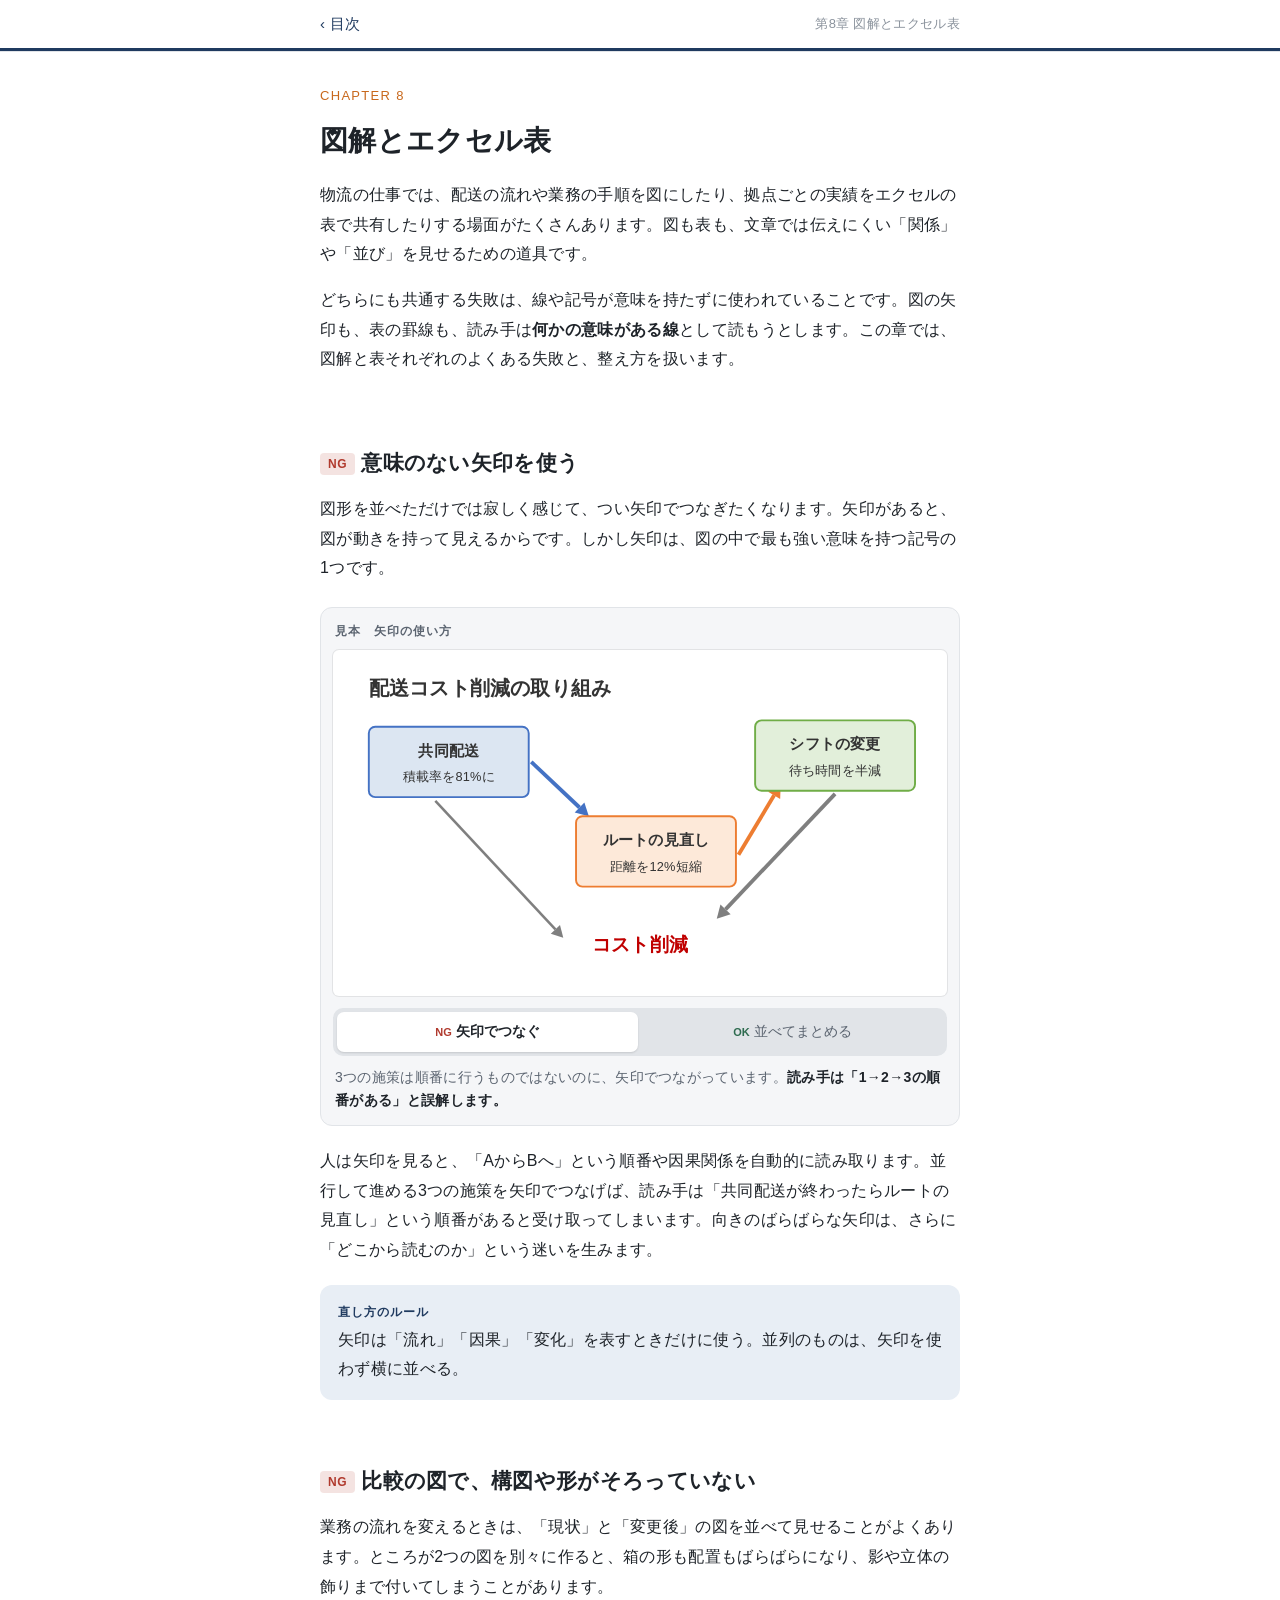
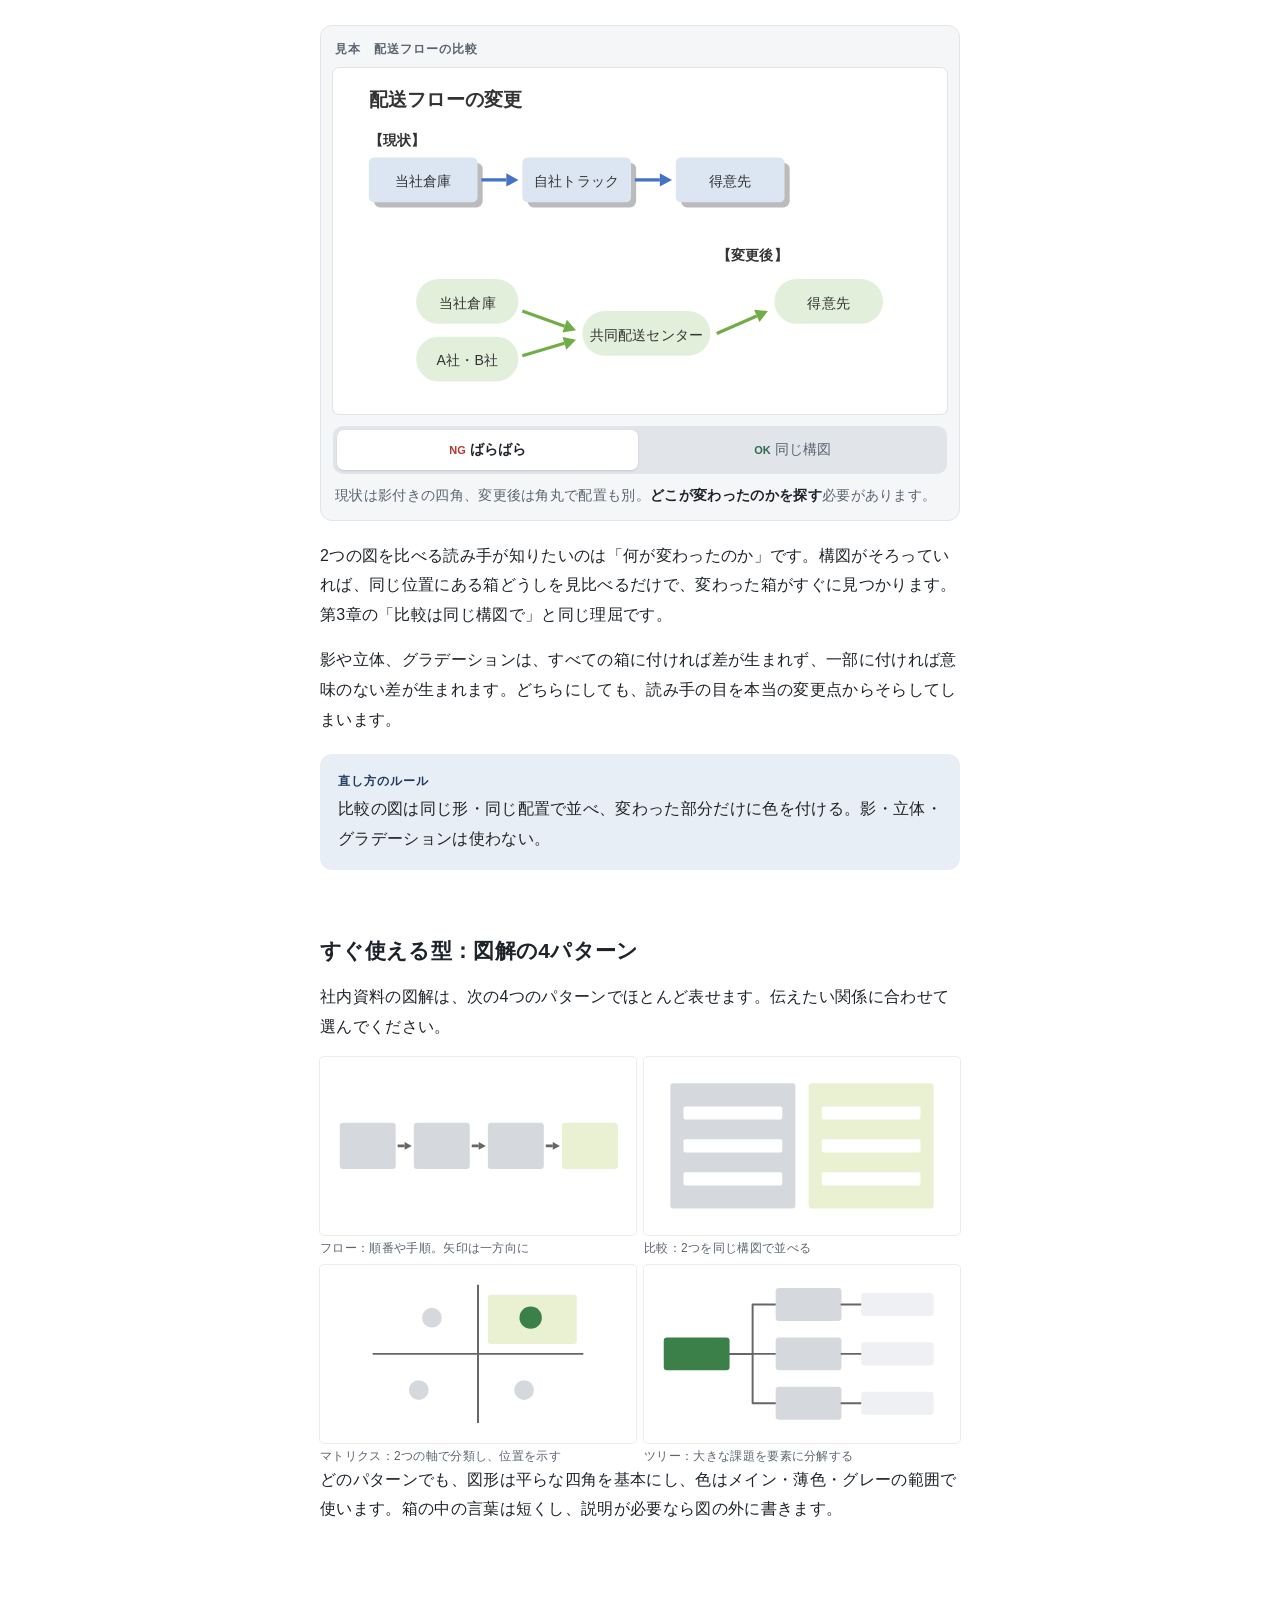
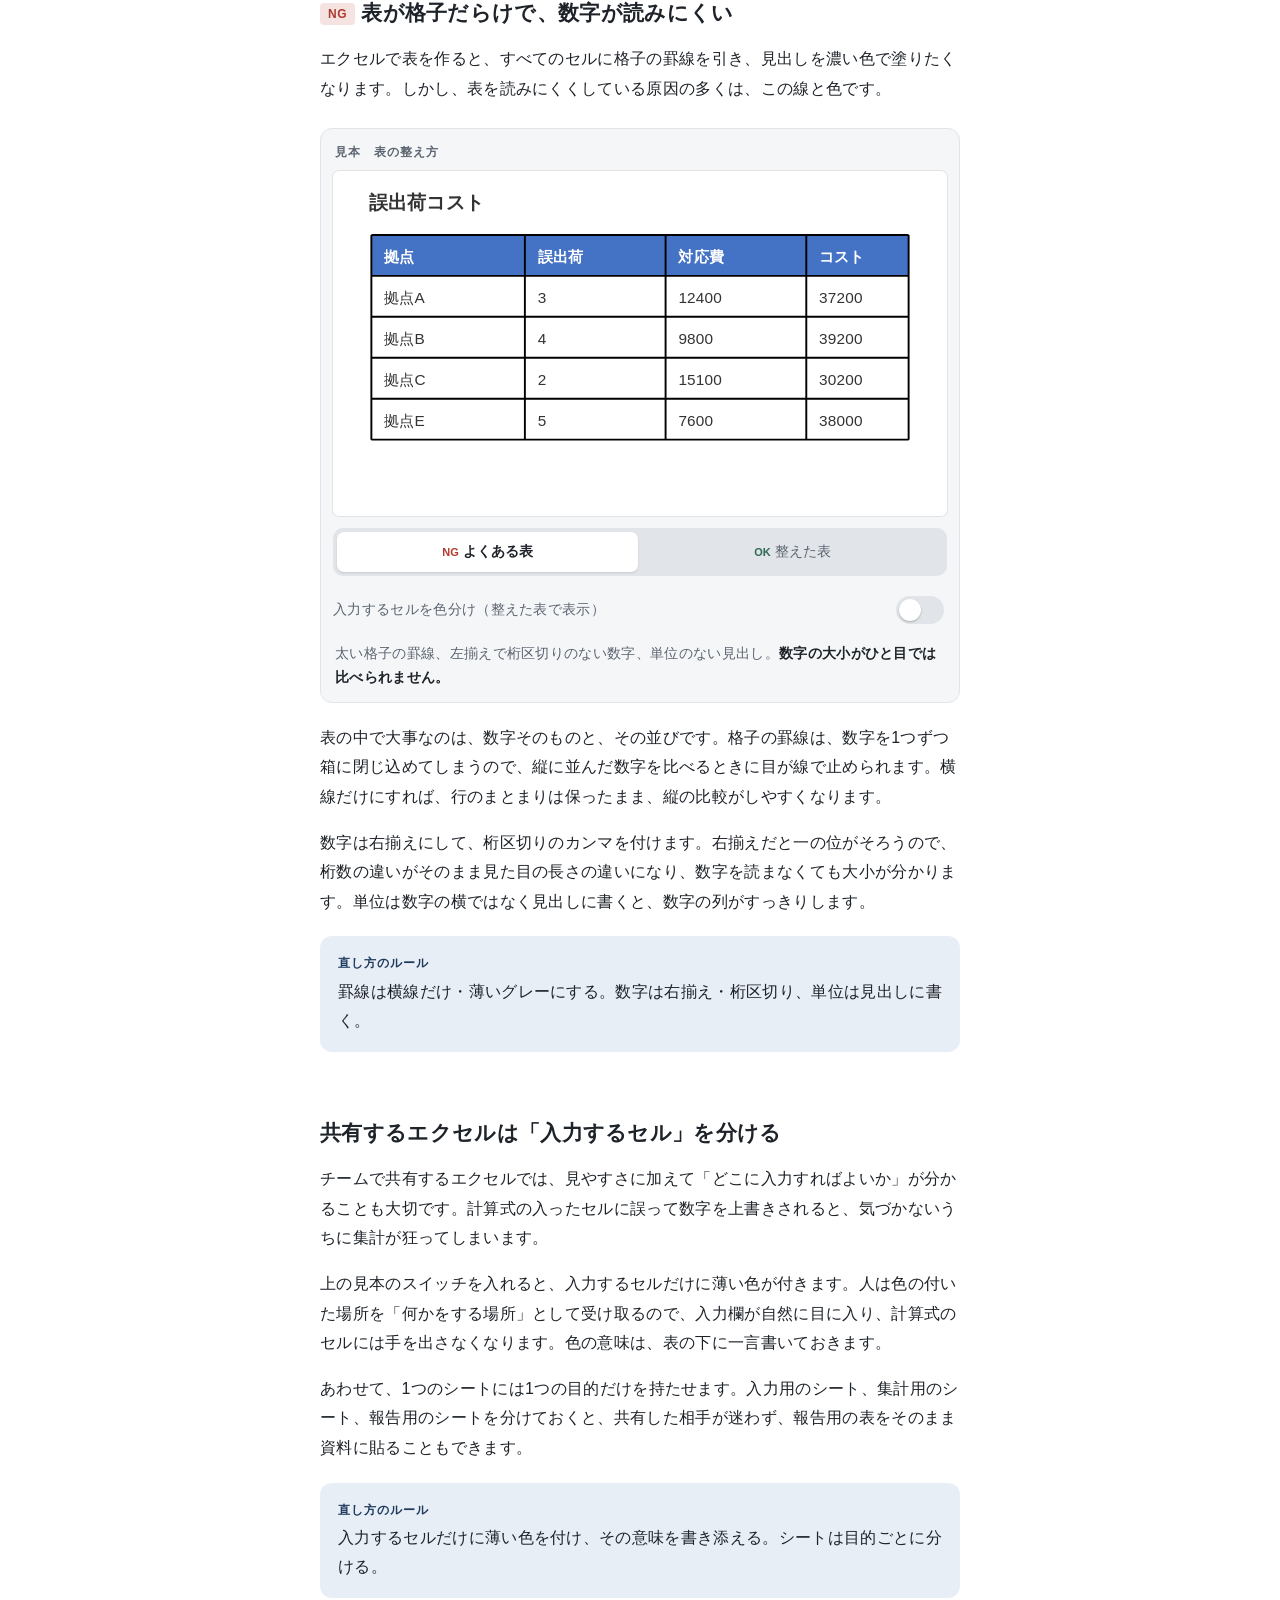
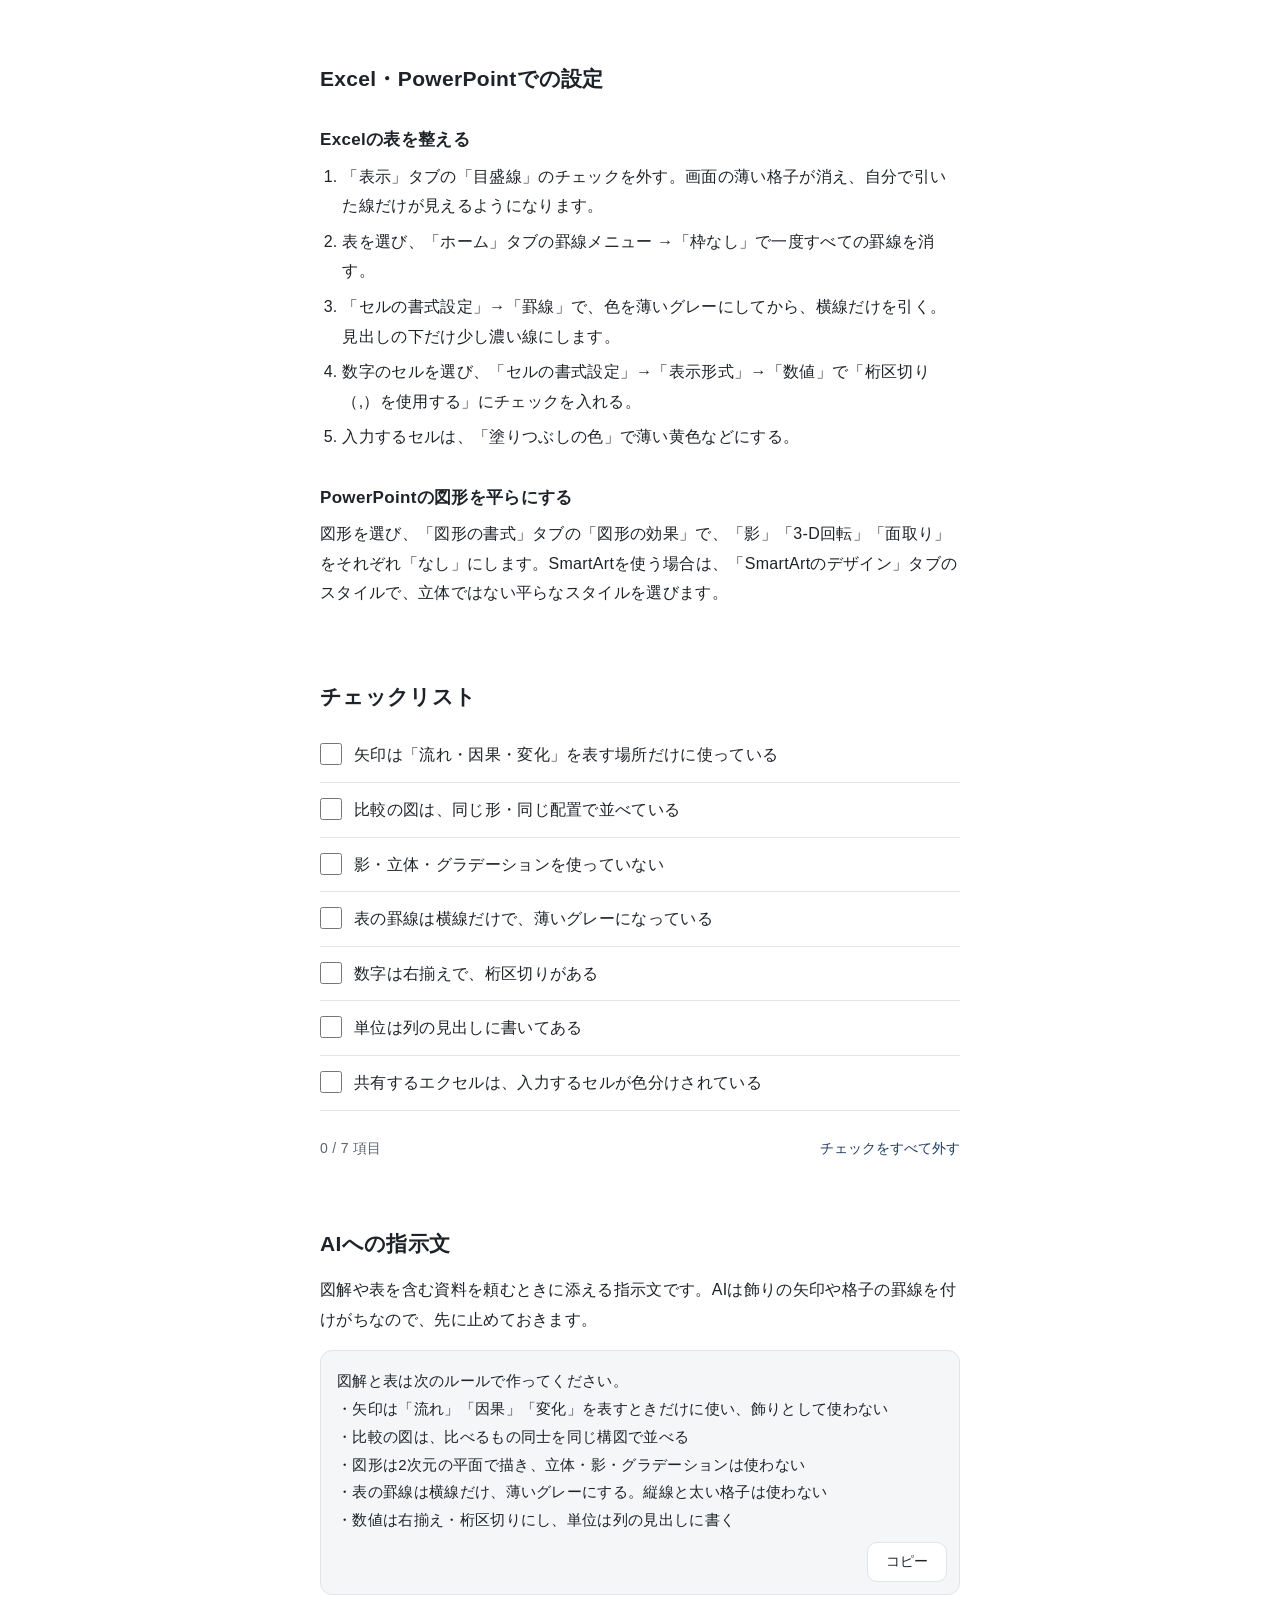
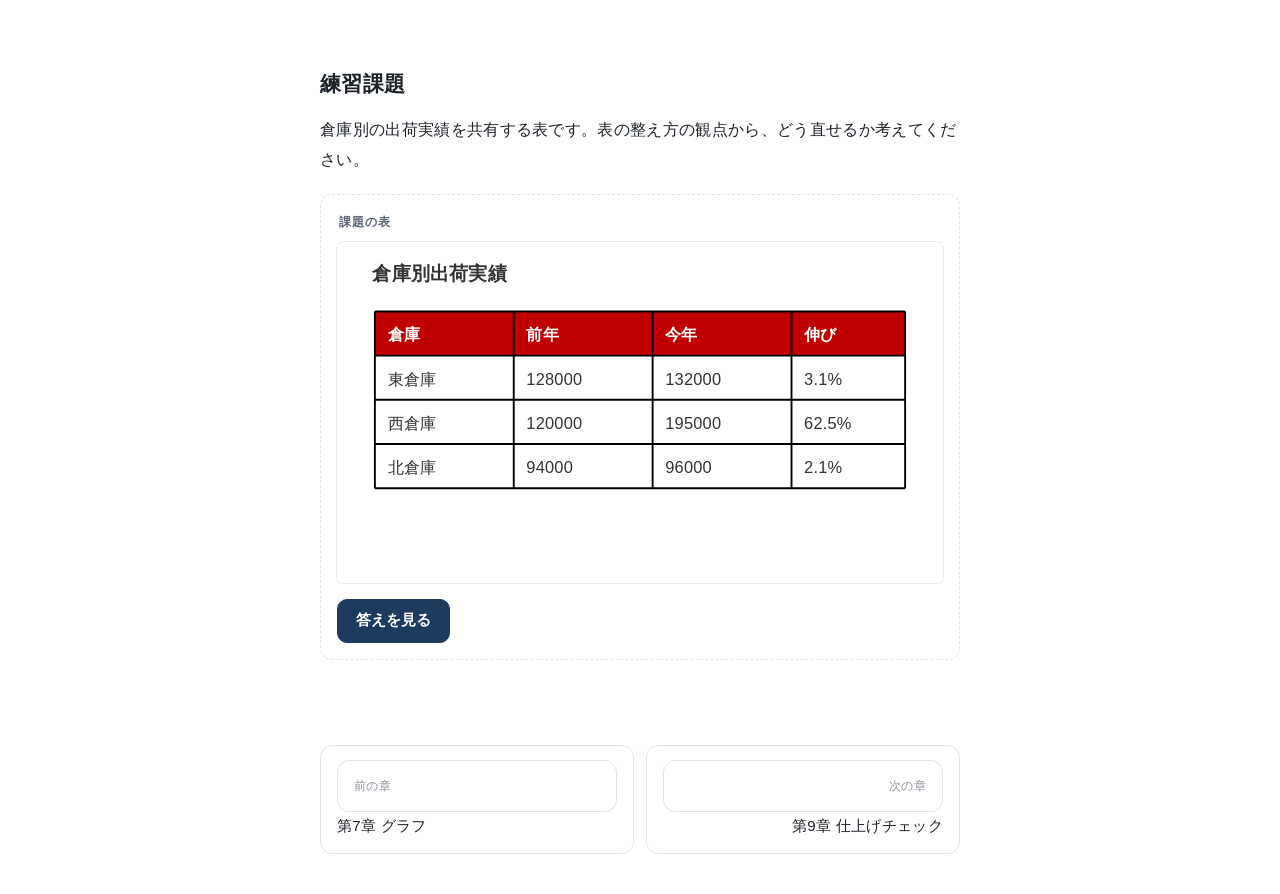
<file: chapters/08-diagram-table.html>
<!doctype html>
<html lang="ja">
<head>
<meta charset="utf-8">
<meta name="viewport" content="width=device-width, initial-scale=1, viewport-fit=cover">
<title>第8章 図解とエクセル表｜伝わる資料の教科書</title>
<meta name="theme-color" content="#FFFFFF" media="(prefers-color-scheme: light)">
<meta name="theme-color" content="#15181C" media="(prefers-color-scheme: dark)">
<meta name="apple-mobile-web-app-capable" content="yes">
<meta name="mobile-web-app-capable" content="yes">
<meta name="apple-mobile-web-app-title" content="資料の教科書">
<link rel="manifest" href="../manifest.webmanifest">
<link rel="apple-touch-icon" href="../assets/icons/apple-touch-icon.png">
<link rel="icon" href="../assets/icons/icon-192.png">
<link rel="stylesheet" href="../assets/css/base.css">
<link rel="stylesheet" href="../assets/css/demo.css">
</head>
<body data-chapter="ch08">

<header class="topbar">
  <div class="wrap">
    <a class="back" href="../index.html">‹ 目次</a>
    <span class="where">第8章 図解とエクセル表</span>
  </div>
  <div class="progressbar" aria-hidden="true"><span></span></div>
</header>

<main class="wrap">

  <section class="sec" id="start">
    <div class="chapter-head">
      <p class="num">CHAPTER 8</p>
      <h1>図解とエクセル表</h1>
    </div>
    <p>物流の仕事では、配送の流れや業務の手順を図にしたり、拠点ごとの実績をエクセルの表で共有したりする場面がたくさんあります。図も表も、文章では伝えにくい「関係」や「並び」を見せるための道具です。</p>
    <p>どちらにも共通する失敗は、線や記号が意味を持たずに使われていることです。図の矢印も、表の罫線も、読み手は<strong>何かの意味がある線</strong>として読もうとします。この章では、図解と表それぞれのよくある失敗と、整え方を扱います。</p>
  </section>

  <section class="sec" id="arrows">
    <h2><span class="tag ng">NG</span>意味のない矢印を使う</h2>
    <p>図形を並べただけでは寂しく感じて、つい矢印でつなぎたくなります。矢印があると、図が動きを持って見えるからです。しかし矢印は、図の中で最も強い意味を持つ記号の1つです。</p>

    <div class="demo" id="demo-arrows">
      <p class="demo-label">見本　矢印の使い方</p>
      <div class="slide"></div>
      <div class="seg" role="group" aria-label="表示の切替">
        <button data-value="before" aria-pressed="true"><span class="mark">NG</span>矢印でつなぐ</button>
        <button data-value="after" aria-pressed="false"><span class="mark">OK</span>並べてまとめる</button>
      </div>
      <p class="demo-note"></p>
    </div>

    <p>人は矢印を見ると、「AからBへ」という順番や因果関係を自動的に読み取ります。並行して進める3つの施策を矢印でつなげば、読み手は「共同配送が終わったらルートの見直し」という順番があると受け取ってしまいます。向きのばらばらな矢印は、さらに「どこから読むのか」という迷いを生みます。</p>
    <div class="rule">
      <span class="label">直し方のルール</span>
      <p>矢印は「流れ」「因果」「変化」を表すときだけに使う。並列のものは、矢印を使わず横に並べる。</p>
    </div>
  </section>

  <section class="sec" id="flow">
    <h2><span class="tag ng">NG</span>比較の図で、構図や形がそろっていない</h2>
    <p>業務の流れを変えるときは、「現状」と「変更後」の図を並べて見せることがよくあります。ところが2つの図を別々に作ると、箱の形も配置もばらばらになり、影や立体の飾りまで付いてしまうことがあります。</p>

    <div class="demo" id="demo-flow">
      <p class="demo-label">見本　配送フローの比較</p>
      <div class="slide"></div>
      <div class="seg" role="group" aria-label="表示の切替">
        <button data-value="before" aria-pressed="true"><span class="mark">NG</span>ばらばら</button>
        <button data-value="after" aria-pressed="false"><span class="mark">OK</span>同じ構図</button>
      </div>
      <p class="demo-note"></p>
    </div>

    <p>2つの図を比べる読み手が知りたいのは「何が変わったのか」です。構図がそろっていれば、同じ位置にある箱どうしを見比べるだけで、変わった箱がすぐに見つかります。第3章の「比較は同じ構図で」と同じ理屈です。</p>
    <p>影や立体、グラデーションは、すべての箱に付ければ差が生まれず、一部に付ければ意味のない差が生まれます。どちらにしても、読み手の目を本当の変更点からそらしてしまいます。</p>
    <div class="rule">
      <span class="label">直し方のルール</span>
      <p>比較の図は同じ形・同じ配置で並べ、変わった部分だけに色を付ける。影・立体・グラデーションは使わない。</p>
    </div>
  </section>

  <section class="sec" id="patterns">
    <h2>すぐ使える型：図解の4パターン</h2>
    <p>社内資料の図解は、次の4つのパターンでほとんど表せます。伝えたい関係に合わせて選んでください。</p>
    <div class="thumbs">
      <figure><div class="slide" id="pt-flow"></div><figcaption>フロー：順番や手順。矢印は一方向に</figcaption></figure>
      <figure><div class="slide" id="pt-compare"></div><figcaption>比較：2つを同じ構図で並べる</figcaption></figure>
      <figure><div class="slide" id="pt-matrix"></div><figcaption>マトリクス：2つの軸で分類し、位置を示す</figcaption></figure>
      <figure><div class="slide" id="pt-tree"></div><figcaption>ツリー：大きな課題を要素に分解する</figcaption></figure>
    </div>
    <p>どのパターンでも、図形は平らな四角を基本にし、色はメイン・薄色・グレーの範囲で使います。箱の中の言葉は短くし、説明が必要なら図の外に書きます。</p>
  </section>

  <section class="sec" id="table">
    <h2><span class="tag ng">NG</span>表が格子だらけで、数字が読みにくい</h2>
    <p>エクセルで表を作ると、すべてのセルに格子の罫線を引き、見出しを濃い色で塗りたくなります。しかし、表を読みにくくしている原因の多くは、この線と色です。</p>

    <div class="demo" id="demo-table">
      <p class="demo-label">見本　表の整え方</p>
      <div class="slide"></div>
      <div class="seg" role="group" aria-label="表示の切替">
        <button data-value="before" aria-pressed="true"><span class="mark">NG</span>よくある表</button>
        <button data-value="after" aria-pressed="false"><span class="mark">OK</span>整えた表</button>
      </div>
      <label class="switch">入力するセルを色分け（整えた表で表示）<input type="checkbox" name="input"></label>
      <p class="demo-note"></p>
    </div>

    <p>表の中で大事なのは、数字そのものと、その並びです。格子の罫線は、数字を1つずつ箱に閉じ込めてしまうので、縦に並んだ数字を比べるときに目が線で止められます。横線だけにすれば、行のまとまりは保ったまま、縦の比較がしやすくなります。</p>
    <p>数字は右揃えにして、桁区切りのカンマを付けます。右揃えだと一の位がそろうので、桁数の違いがそのまま見た目の長さの違いになり、数字を読まなくても大小が分かります。単位は数字の横ではなく見出しに書くと、数字の列がすっきりします。</p>
    <div class="rule">
      <span class="label">直し方のルール</span>
      <p>罫線は横線だけ・薄いグレーにする。数字は右揃え・桁区切り、単位は見出しに書く。</p>
    </div>
  </section>

  <section class="sec" id="input">
    <h2>共有するエクセルは「入力するセル」を分ける</h2>
    <p>チームで共有するエクセルでは、見やすさに加えて「どこに入力すればよいか」が分かることも大切です。計算式の入ったセルに誤って数字を上書きされると、気づかないうちに集計が狂ってしまいます。</p>
    <p>上の見本のスイッチを入れると、入力するセルだけに薄い色が付きます。人は色の付いた場所を「何かをする場所」として受け取るので、入力欄が自然に目に入り、計算式のセルには手を出さなくなります。色の意味は、表の下に一言書いておきます。</p>
    <p>あわせて、1つのシートには1つの目的だけを持たせます。入力用のシート、集計用のシート、報告用のシートを分けておくと、共有した相手が迷わず、報告用の表をそのまま資料に貼ることもできます。</p>
    <div class="rule">
      <span class="label">直し方のルール</span>
      <p>入力するセルだけに薄い色を付け、その意味を書き添える。シートは目的ごとに分ける。</p>
    </div>
  </section>

  <section class="sec" id="howto">
    <h2>Excel・PowerPointでの設定</h2>
    <h3>Excelの表を整える</h3>
    <ol class="steps">
      <li>「表示」タブの「目盛線」のチェックを外す。画面の薄い格子が消え、自分で引いた線だけが見えるようになります。</li>
      <li>表を選び、「ホーム」タブの罫線メニュー →「枠なし」で一度すべての罫線を消す。</li>
      <li>「セルの書式設定」→「罫線」で、色を薄いグレーにしてから、横線だけを引く。見出しの下だけ少し濃い線にします。</li>
      <li>数字のセルを選び、「セルの書式設定」→「表示形式」→「数値」で「桁区切り（,）を使用する」にチェックを入れる。</li>
      <li>入力するセルは、「塗りつぶしの色」で薄い黄色などにする。</li>
    </ol>
    <h3>PowerPointの図形を平らにする</h3>
    <p>図形を選び、「図形の書式」タブの「図形の効果」で、「影」「3-D回転」「面取り」をそれぞれ「なし」にします。SmartArtを使う場合は、「SmartArtのデザイン」タブのスタイルで、立体ではない平らなスタイルを選びます。</p>
  </section>

  <section class="sec" id="checklist">
    <h2>チェックリスト</h2>
    <ul class="checklist" data-key="ch08">
      <li><label><input type="checkbox" data-id="arrow">矢印は「流れ・因果・変化」を表す場所だけに使っている</label></li>
      <li><label><input type="checkbox" data-id="same">比較の図は、同じ形・同じ配置で並べている</label></li>
      <li><label><input type="checkbox" data-id="flat">影・立体・グラデーションを使っていない</label></li>
      <li><label><input type="checkbox" data-id="rule">表の罫線は横線だけで、薄いグレーになっている</label></li>
      <li><label><input type="checkbox" data-id="right">数字は右揃えで、桁区切りがある</label></li>
      <li><label><input type="checkbox" data-id="unit">単位は列の見出しに書いてある</label></li>
      <li><label><input type="checkbox" data-id="input">共有するエクセルは、入力するセルが色分けされている</label></li>
    </ul>
    <div class="checklist-meta" data-checklist-meta="ch08">
      <span class="count"></span>
      <button class="linkbtn reset">チェックをすべて外す</button>
    </div>
  </section>

  <section class="sec" id="prompt">
    <h2>AIへの指示文</h2>
    <p>図解や表を含む資料を頼むときに添える指示文です。AIは飾りの矢印や格子の罫線を付けがちなので、先に止めておきます。</p>
    <div class="copybox" data-prompt="ch08"></div>
  </section>

  <section class="sec" id="practice">
    <h2>練習課題</h2>
    <p>倉庫別の出荷実績を共有する表です。表の整え方の観点から、どう直せるか考えてください。</p>
    <div class="practice">
      <p class="demo-label">課題の表</p>
      <div class="slide" id="practice-before"></div>
      <p style="margin:16px 0 0"><button class="btn primary" data-reveal="practice-answer">答えを見る</button></p>
      <div class="answer" id="practice-answer" hidden>
        <p class="demo-label">直した例</p>
        <div class="slide" id="practice-after"></div>
        <h3>直したポイント</h3>
        <p>太い格子の罫線と赤い見出しをやめ、見出しの下の線と薄い横線だけにしました。数字は右揃えにして桁区切りを付けたので、西倉庫の195,000だけが飛び抜けていることが、数字を読む前に形で分かります。</p>
        <p>「前年」「今年」だけでは何の数字か分からなかったので、単位の「ケース」を見出しに加え、表の下に時点と出典を書きました。「伸び」も、意味がはっきりする「前年比」に変えています。最後に、表から言えることをタイトルにし、伝えたい西倉庫の前年比だけをアクセント色にしました。</p>
      </div>
    </div>
  </section>

  <nav class="pager" aria-label="前後の章"></nav>
</main>

<script src="../assets/js/chapters.js"></script>
<script src="../assets/js/prompts.js"></script>
<script src="../assets/js/app.js"></script>
<script src="../assets/js/kit.js"></script>
<script src="../assets/js/demos/ch08.js"></script>
</body>
</html>
</file>
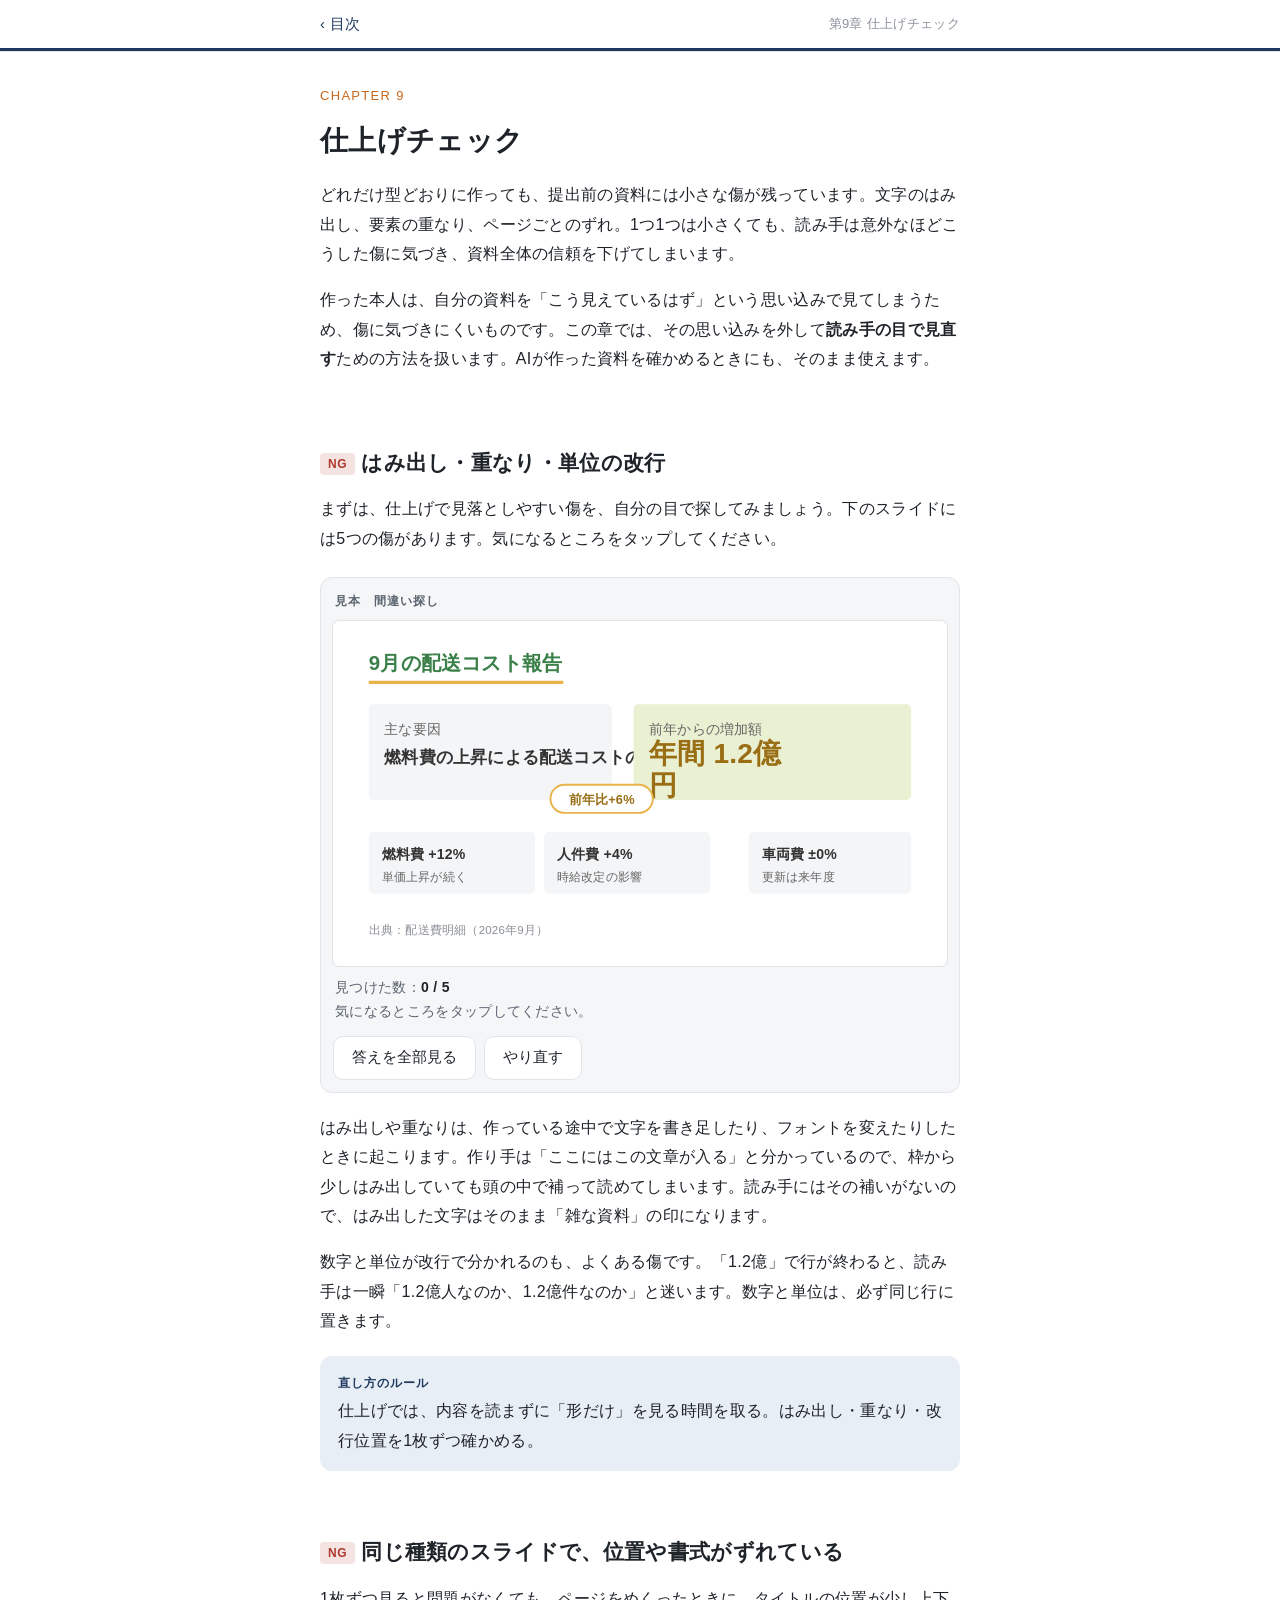
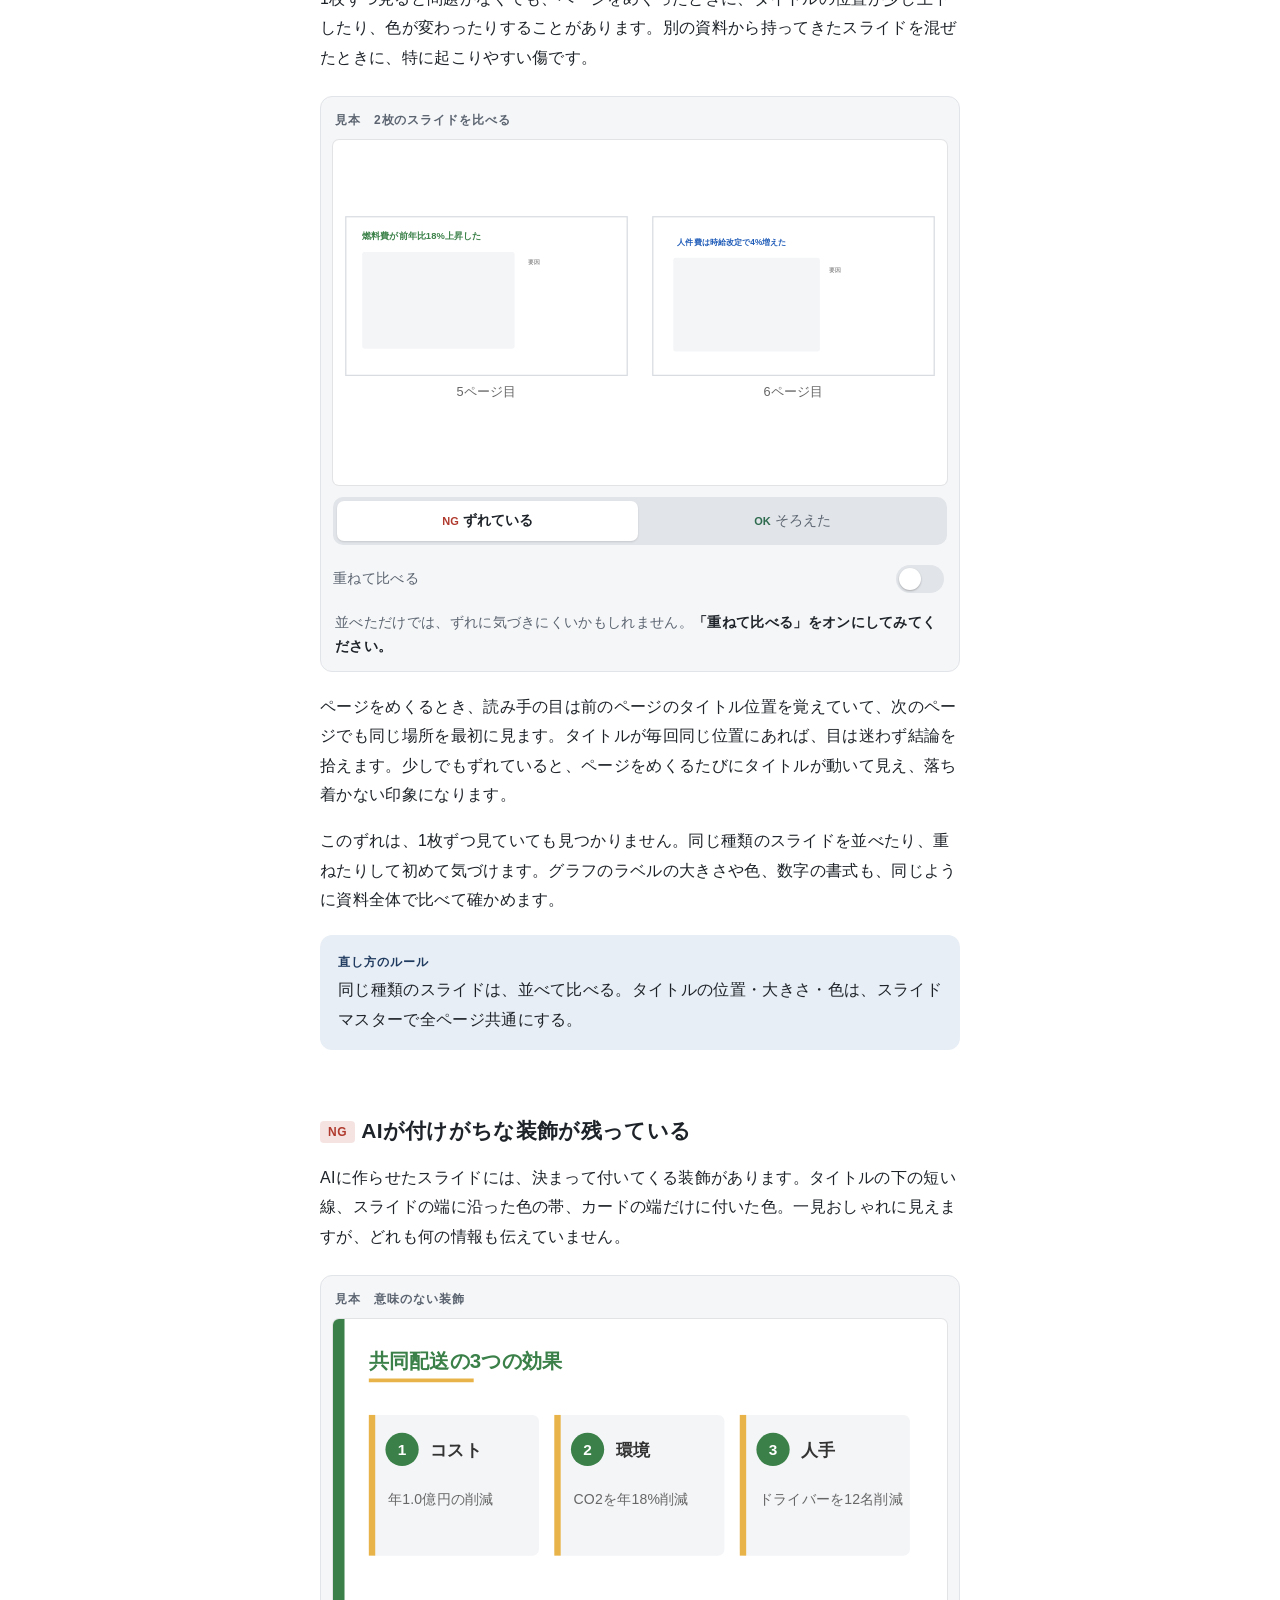
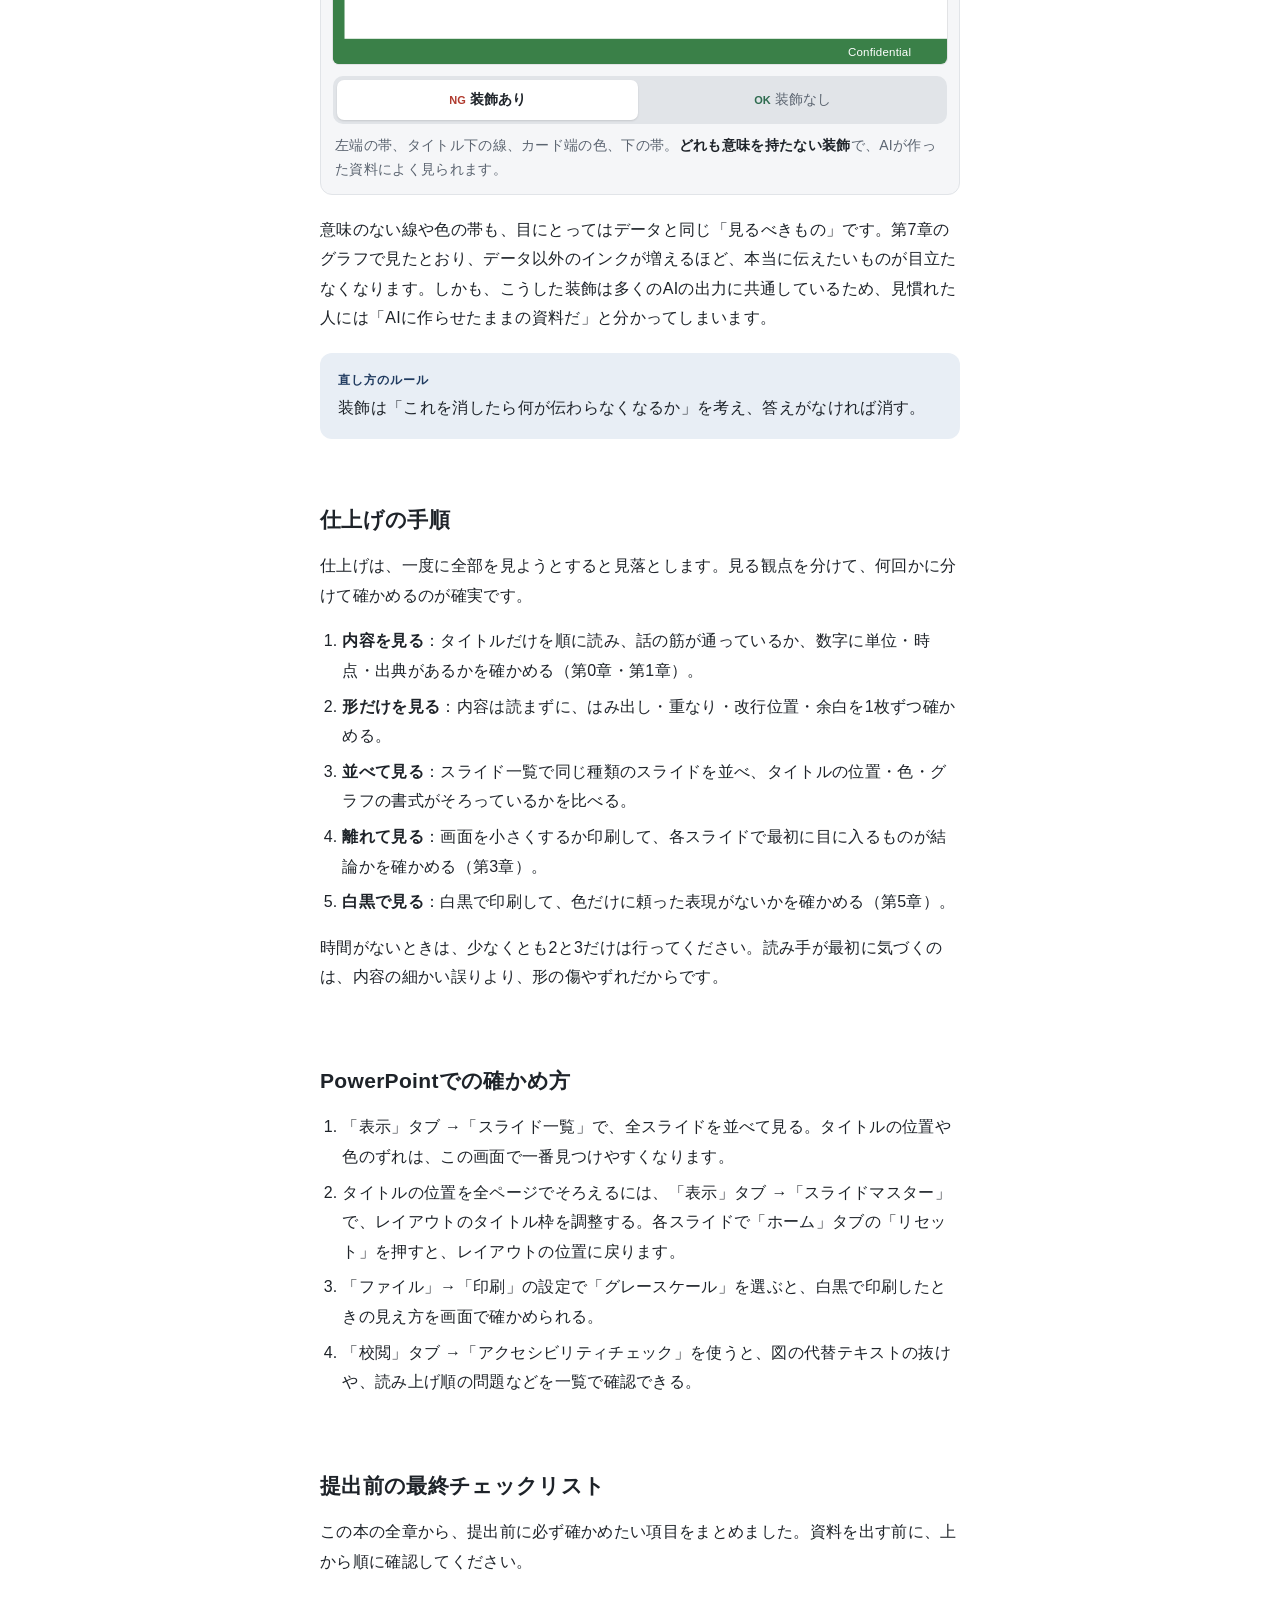
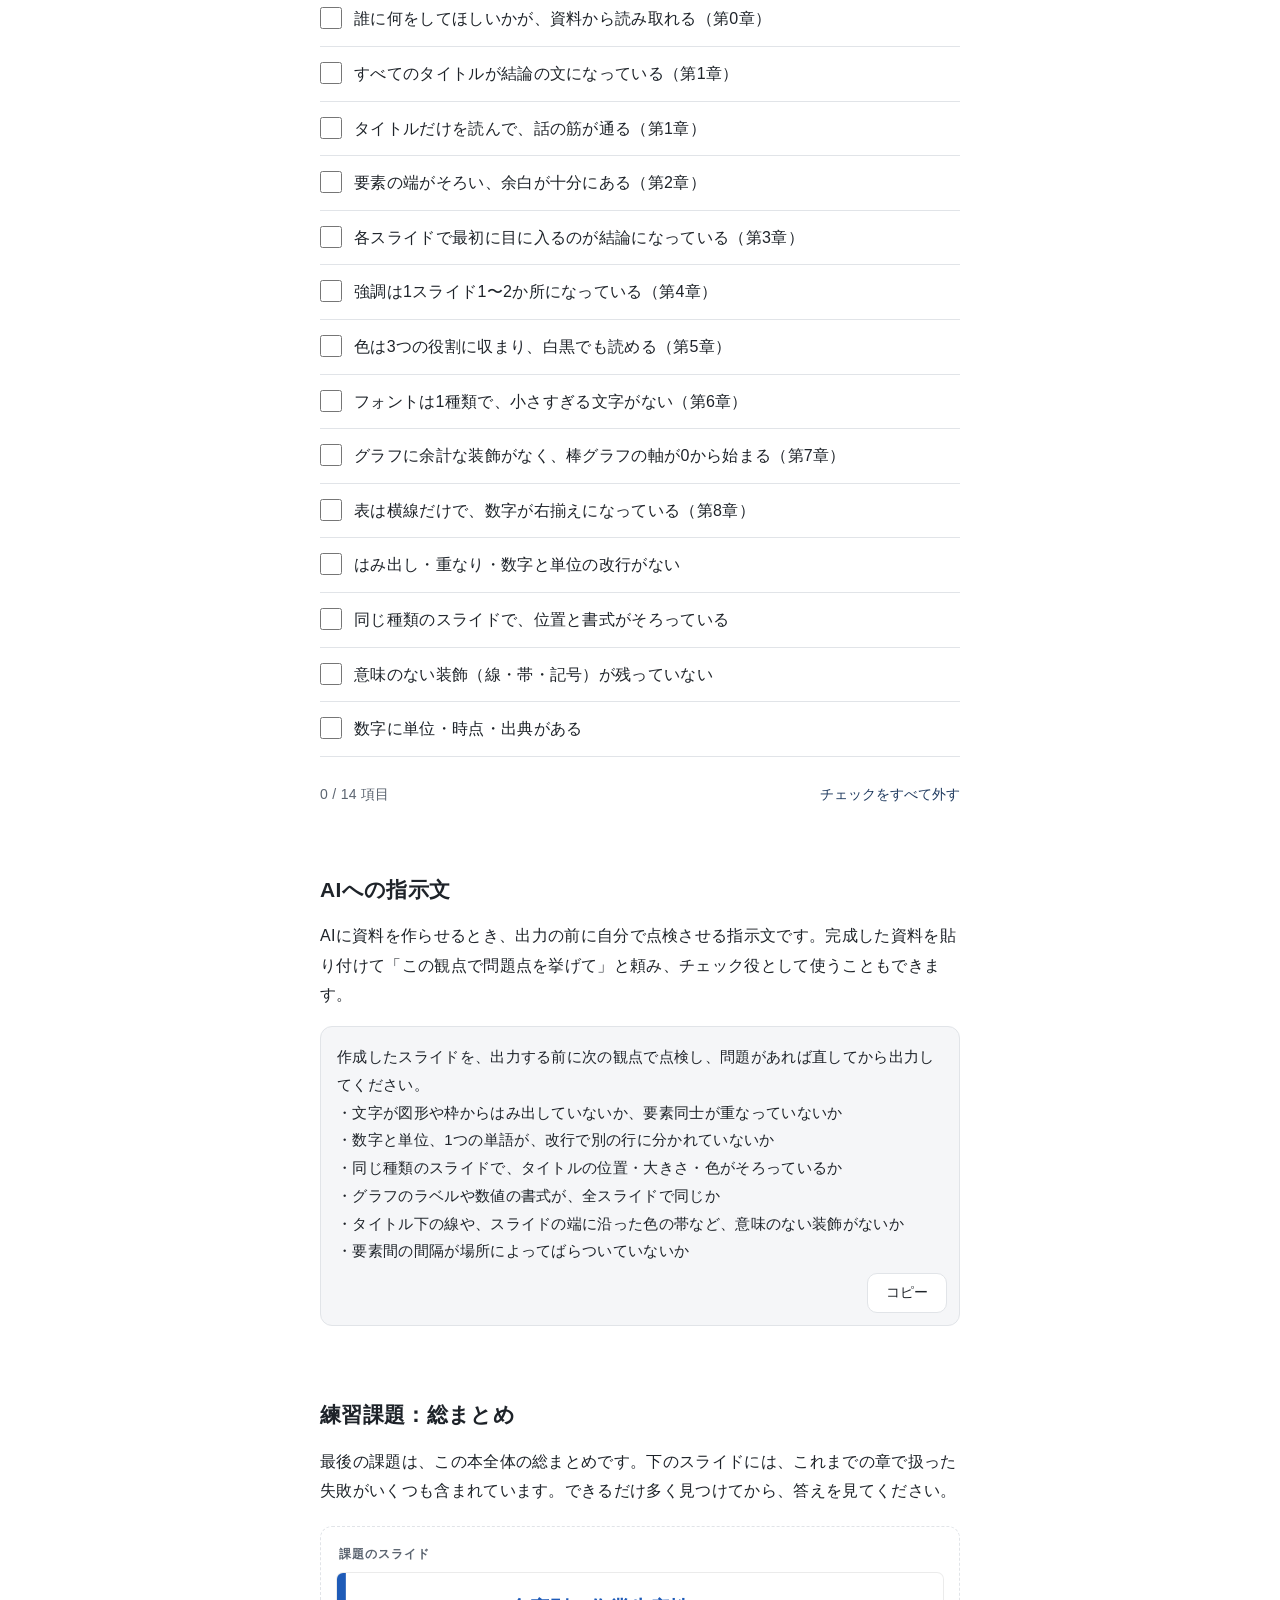
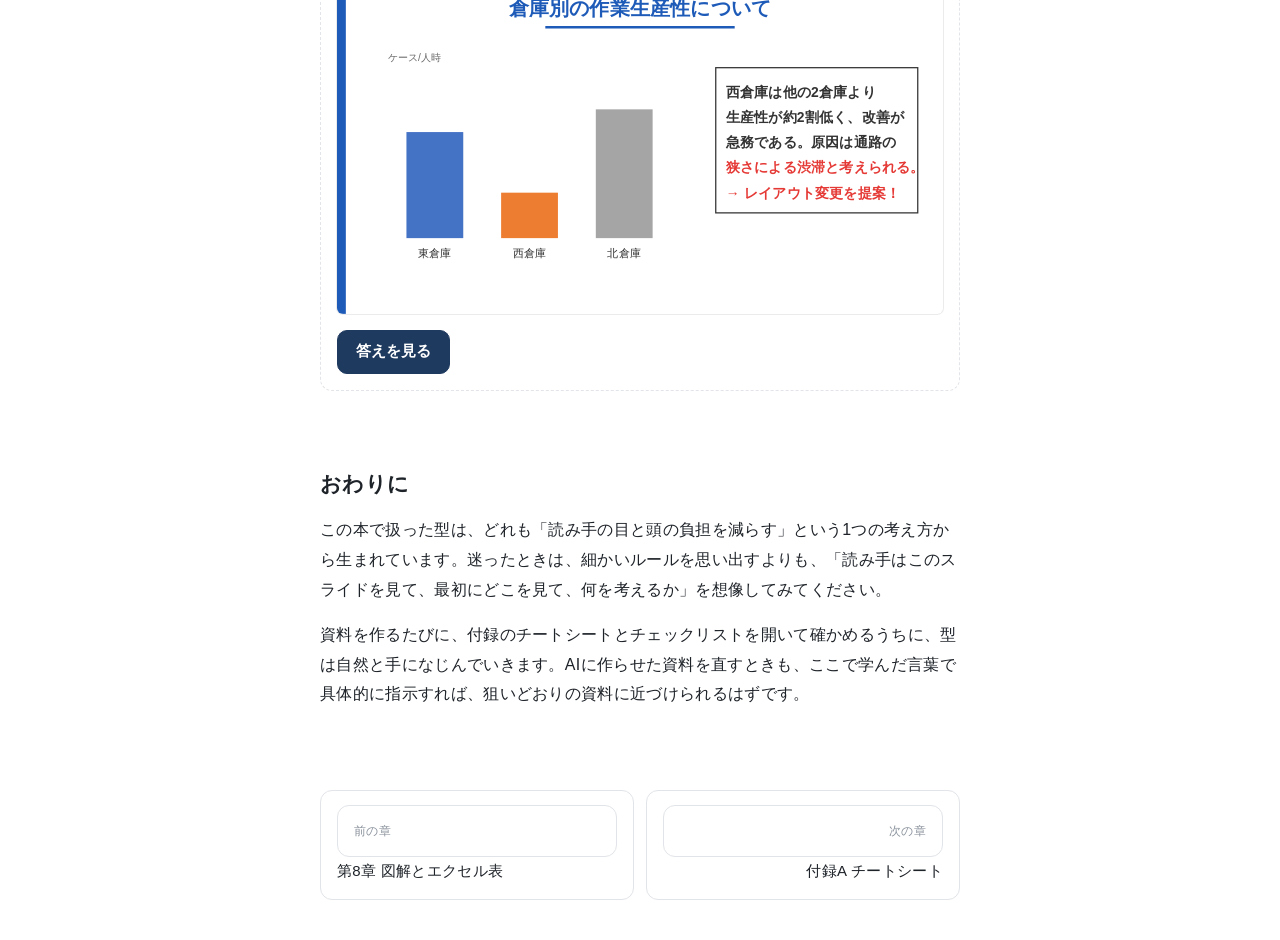
<file: chapters/09-final-check.html>
<!doctype html>
<html lang="ja">
<head>
<meta charset="utf-8">
<meta name="viewport" content="width=device-width, initial-scale=1, viewport-fit=cover">
<title>第9章 仕上げチェック｜伝わる資料の教科書</title>
<meta name="theme-color" content="#FFFFFF" media="(prefers-color-scheme: light)">
<meta name="theme-color" content="#15181C" media="(prefers-color-scheme: dark)">
<meta name="apple-mobile-web-app-capable" content="yes">
<meta name="mobile-web-app-capable" content="yes">
<meta name="apple-mobile-web-app-title" content="資料の教科書">
<link rel="manifest" href="../manifest.webmanifest">
<link rel="apple-touch-icon" href="../assets/icons/apple-touch-icon.png">
<link rel="icon" href="../assets/icons/icon-192.png">
<link rel="stylesheet" href="../assets/css/base.css">
<link rel="stylesheet" href="../assets/css/demo.css">
</head>
<body data-chapter="ch09">

<header class="topbar">
  <div class="wrap">
    <a class="back" href="../index.html">‹ 目次</a>
    <span class="where">第9章 仕上げチェック</span>
  </div>
  <div class="progressbar" aria-hidden="true"><span></span></div>
</header>

<main class="wrap">

  <section class="sec" id="start">
    <div class="chapter-head">
      <p class="num">CHAPTER 9</p>
      <h1>仕上げチェック</h1>
    </div>
    <p>どれだけ型どおりに作っても、提出前の資料には小さな傷が残っています。文字のはみ出し、要素の重なり、ページごとのずれ。1つ1つは小さくても、読み手は意外なほどこうした傷に気づき、資料全体の信頼を下げてしまいます。</p>
    <p>作った本人は、自分の資料を「こう見えているはず」という思い込みで見てしまうため、傷に気づきにくいものです。この章では、その思い込みを外して<strong>読み手の目で見直す</strong>ための方法を扱います。AIが作った資料を確かめるときにも、そのまま使えます。</p>
  </section>

  <section class="sec" id="spot">
    <h2><span class="tag ng">NG</span>はみ出し・重なり・単位の改行</h2>
    <p>まずは、仕上げで見落としやすい傷を、自分の目で探してみましょう。下のスライドには5つの傷があります。気になるところをタップしてください。</p>

    <div class="demo" id="demo-spot">
      <p class="demo-label">見本　間違い探し</p>
      <div class="slide"></div>
      <p class="demo-note"></p>
      <p style="display:flex;gap:8px;margin:12px 0 0"><button class="btn show-all">答えを全部見る</button><button class="btn reset-spot">やり直す</button></p>
    </div>

    <p>はみ出しや重なりは、作っている途中で文字を書き足したり、フォントを変えたりしたときに起こります。作り手は「ここにはこの文章が入る」と分かっているので、枠から少しはみ出していても頭の中で補って読めてしまいます。読み手にはその補いがないので、はみ出した文字はそのまま「雑な資料」の印になります。</p>
    <p>数字と単位が改行で分かれるのも、よくある傷です。「1.2億」で行が終わると、読み手は一瞬「1.2億人なのか、1.2億件なのか」と迷います。数字と単位は、必ず同じ行に置きます。</p>
    <div class="rule">
      <span class="label">直し方のルール</span>
      <p>仕上げでは、内容を読まずに「形だけ」を見る時間を取る。はみ出し・重なり・改行位置を1枚ずつ確かめる。</p>
    </div>
  </section>

  <section class="sec" id="consistency">
    <h2><span class="tag ng">NG</span>同じ種類のスライドで、位置や書式がずれている</h2>
    <p>1枚ずつ見ると問題がなくても、ページをめくったときに、タイトルの位置が少し上下したり、色が変わったりすることがあります。別の資料から持ってきたスライドを混ぜたときに、特に起こりやすい傷です。</p>

    <div class="demo" id="demo-consistency">
      <p class="demo-label">見本　2枚のスライドを比べる</p>
      <div class="slide"></div>
      <div class="seg" role="group" aria-label="表示の切替">
        <button data-value="before" aria-pressed="true"><span class="mark">NG</span>ずれている</button>
        <button data-value="after" aria-pressed="false"><span class="mark">OK</span>そろえた</button>
      </div>
      <label class="switch">重ねて比べる<input type="checkbox" name="overlay"></label>
      <p class="demo-note"></p>
    </div>

    <p>ページをめくるとき、読み手の目は前のページのタイトル位置を覚えていて、次のページでも同じ場所を最初に見ます。タイトルが毎回同じ位置にあれば、目は迷わず結論を拾えます。少しでもずれていると、ページをめくるたびにタイトルが動いて見え、落ち着かない印象になります。</p>
    <p>このずれは、1枚ずつ見ていても見つかりません。同じ種類のスライドを並べたり、重ねたりして初めて気づけます。グラフのラベルの大きさや色、数字の書式も、同じように資料全体で比べて確かめます。</p>
    <div class="rule">
      <span class="label">直し方のルール</span>
      <p>同じ種類のスライドは、並べて比べる。タイトルの位置・大きさ・色は、スライドマスターで全ページ共通にする。</p>
    </div>
  </section>

  <section class="sec" id="decoration">
    <h2><span class="tag ng">NG</span>AIが付けがちな装飾が残っている</h2>
    <p>AIに作らせたスライドには、決まって付いてくる装飾があります。タイトルの下の短い線、スライドの端に沿った色の帯、カードの端だけに付いた色。一見おしゃれに見えますが、どれも何の情報も伝えていません。</p>

    <div class="demo" id="demo-deco">
      <p class="demo-label">見本　意味のない装飾</p>
      <div class="slide"></div>
      <div class="seg" role="group" aria-label="表示の切替">
        <button data-value="before" aria-pressed="true"><span class="mark">NG</span>装飾あり</button>
        <button data-value="after" aria-pressed="false"><span class="mark">OK</span>装飾なし</button>
      </div>
      <p class="demo-note"></p>
    </div>

    <p>意味のない線や色の帯も、目にとってはデータと同じ「見るべきもの」です。第7章のグラフで見たとおり、データ以外のインクが増えるほど、本当に伝えたいものが目立たなくなります。しかも、こうした装飾は多くのAIの出力に共通しているため、見慣れた人には「AIに作らせたままの資料だ」と分かってしまいます。</p>
    <div class="rule">
      <span class="label">直し方のルール</span>
      <p>装飾は「これを消したら何が伝わらなくなるか」を考え、答えがなければ消す。</p>
    </div>
  </section>

  <section class="sec" id="procedure">
    <h2>仕上げの手順</h2>
    <p>仕上げは、一度に全部を見ようとすると見落とします。見る観点を分けて、何回かに分けて確かめるのが確実です。</p>
    <ol class="steps">
      <li><b>内容を見る</b>：タイトルだけを順に読み、話の筋が通っているか、数字に単位・時点・出典があるかを確かめる（第0章・第1章）。</li>
      <li><b>形だけを見る</b>：内容は読まずに、はみ出し・重なり・改行位置・余白を1枚ずつ確かめる。</li>
      <li><b>並べて見る</b>：スライド一覧で同じ種類のスライドを並べ、タイトルの位置・色・グラフの書式がそろっているかを比べる。</li>
      <li><b>離れて見る</b>：画面を小さくするか印刷して、各スライドで最初に目に入るものが結論かを確かめる（第3章）。</li>
      <li><b>白黒で見る</b>：白黒で印刷して、色だけに頼った表現がないかを確かめる（第5章）。</li>
    </ol>
    <p>時間がないときは、少なくとも2と3だけは行ってください。読み手が最初に気づくのは、内容の細かい誤りより、形の傷やずれだからです。</p>
  </section>

  <section class="sec" id="howto">
    <h2>PowerPointでの確かめ方</h2>
    <ol class="steps">
      <li>「表示」タブ →「スライド一覧」で、全スライドを並べて見る。タイトルの位置や色のずれは、この画面で一番見つけやすくなります。</li>
      <li>タイトルの位置を全ページでそろえるには、「表示」タブ →「スライドマスター」で、レイアウトのタイトル枠を調整する。各スライドで「ホーム」タブの「リセット」を押すと、レイアウトの位置に戻ります。</li>
      <li>「ファイル」→「印刷」の設定で「グレースケール」を選ぶと、白黒で印刷したときの見え方を画面で確かめられる。</li>
      <li>「校閲」タブ →「アクセシビリティチェック」を使うと、図の代替テキストの抜けや、読み上げ順の問題などを一覧で確認できる。</li>
    </ol>
  </section>

  <section class="sec" id="checklist">
    <h2>提出前の最終チェックリスト</h2>
    <p>この本の全章から、提出前に必ず確かめたい項目をまとめました。資料を出す前に、上から順に確認してください。</p>
    <ul class="checklist" data-key="ch09">
      <li><label><input type="checkbox" data-id="purpose">誰に何をしてほしいかが、資料から読み取れる（第0章）</label></li>
      <li><label><input type="checkbox" data-id="title">すべてのタイトルが結論の文になっている（第1章）</label></li>
      <li><label><input type="checkbox" data-id="flow">タイトルだけを読んで、話の筋が通る（第1章）</label></li>
      <li><label><input type="checkbox" data-id="align">要素の端がそろい、余白が十分にある（第2章）</label></li>
      <li><label><input type="checkbox" data-id="eye">各スライドで最初に目に入るのが結論になっている（第3章）</label></li>
      <li><label><input type="checkbox" data-id="emph">強調は1スライド1〜2か所になっている（第4章）</label></li>
      <li><label><input type="checkbox" data-id="color">色は3つの役割に収まり、白黒でも読める（第5章）</label></li>
      <li><label><input type="checkbox" data-id="font">フォントは1種類で、小さすぎる文字がない（第6章）</label></li>
      <li><label><input type="checkbox" data-id="chart">グラフに余計な装飾がなく、棒グラフの軸が0から始まる（第7章）</label></li>
      <li><label><input type="checkbox" data-id="table">表は横線だけで、数字が右揃えになっている（第8章）</label></li>
      <li><label><input type="checkbox" data-id="overflow">はみ出し・重なり・数字と単位の改行がない</label></li>
      <li><label><input type="checkbox" data-id="same">同じ種類のスライドで、位置と書式がそろっている</label></li>
      <li><label><input type="checkbox" data-id="deco">意味のない装飾（線・帯・記号）が残っていない</label></li>
      <li><label><input type="checkbox" data-id="source">数字に単位・時点・出典がある</label></li>
    </ul>
    <div class="checklist-meta" data-checklist-meta="ch09">
      <span class="count"></span>
      <button class="linkbtn reset">チェックをすべて外す</button>
    </div>
  </section>

  <section class="sec" id="prompt">
    <h2>AIへの指示文</h2>
    <p>AIに資料を作らせるとき、出力の前に自分で点検させる指示文です。完成した資料を貼り付けて「この観点で問題点を挙げて」と頼み、チェック役として使うこともできます。</p>
    <div class="copybox" data-prompt="ch09"></div>
  </section>

  <section class="sec" id="practice">
    <h2>練習課題：総まとめ</h2>
    <p>最後の課題は、この本全体の総まとめです。下のスライドには、これまでの章で扱った失敗がいくつも含まれています。できるだけ多く見つけてから、答えを見てください。</p>
    <div class="practice">
      <p class="demo-label">課題のスライド</p>
      <div class="slide" id="practice-before"></div>
      <p style="margin:16px 0 0"><button class="btn primary" data-reveal="practice-answer">答えを見る</button></p>
      <div class="answer" id="practice-answer" hidden>
        <p class="demo-label">直した例</p>
        <div class="slide" id="practice-after"></div>
        <h3>見つけてほしかった失敗</h3>
        <p>まず、タイトルが「〜について」というテーマ名で、中央揃えでした（第1章・第2章）。結論は右下の箱の中に埋もれ、しかも最後の行は赤字と記号で強調されていました（第3章・第4章）。直した例では、結論をタイトルにして左上に置き、提案は下の帯に1文で書いています。</p>
        <p>グラフは縦軸が100から始まっていて、西倉庫の棒が実際の差以上に短く見えていました。棒の色も3色に塗り分けられ、単位は小さく離れた場所にありました（第7章）。直した例では、軸を0から取った横棒にして、値の大きい順に並べ、西倉庫だけをアクセント色にしています。</p>
        <p>最後に、左端の色の帯とタイトル下の線は、意味のない装飾なので消しました（第9章）。1つ1つは小さな直しですが、すべてを直すと、同じ内容がまったく違う伝わり方をすることが分かるはずです。</p>
      </div>
    </div>
  </section>

  <section class="sec" id="end">
    <h2>おわりに</h2>
    <p>この本で扱った型は、どれも「読み手の目と頭の負担を減らす」という1つの考え方から生まれています。迷ったときは、細かいルールを思い出すよりも、「読み手はこのスライドを見て、最初にどこを見て、何を考えるか」を想像してみてください。</p>
    <p>資料を作るたびに、付録のチートシートとチェックリストを開いて確かめるうちに、型は自然と手になじんでいきます。AIに作らせた資料を直すときも、ここで学んだ言葉で具体的に指示すれば、狙いどおりの資料に近づけられるはずです。</p>
  </section>

  <nav class="pager" aria-label="前後の章"></nav>
</main>

<script src="../assets/js/chapters.js"></script>
<script src="../assets/js/prompts.js"></script>
<script src="../assets/js/app.js"></script>
<script src="../assets/js/kit.js"></script>
<script src="../assets/js/demos/ch09.js"></script>
</body>
</html>
</file>
<file: assets/css/base.css>
:root {
  --main: #1F3A5F;
  --main-soft: #E8EEF5;
  --accent: #C8681C;
  --accent-soft: #FBEFE4;
  --bg: #FFFFFF;
  --bg-sub: #F5F6F8;
  --text: #1E2329;
  --text-sub: #5B6470;
  --text-muted: #8A929C;
  --line: #E1E4E8;
  --ok: #2E6B4F;
  --ng: #B03A2E;
  --radius: 12px;
  --gutter: 20px;
  --maxw: 680px;
  --font: -apple-system, BlinkMacSystemFont, "Hiragino Sans", "Hiragino Kaku Gothic ProN", "Yu Gothic UI", "Yu Gothic", Meiryo, sans-serif;
  color-scheme: light dark;
}

@media (prefers-color-scheme: dark) {
  :root {
    --main: #9DB7D9;
    --main-soft: #1E2836;
    --accent: #F0A060;
    --accent-soft: #3A2A1C;
    --bg: #15181C;
    --bg-sub: #1D2127;
    --text: #E8EAED;
    --text-sub: #AEB5BE;
    --text-muted: #7D858F;
    --line: #2E343C;
    --ok: #7CC4A0;
    --ng: #F08A7E;
  }
}

*, *::before, *::after { box-sizing: border-box; }

html { -webkit-text-size-adjust: 100%; }

body {
  margin: 0;
  background: var(--bg);
  color: var(--text);
  font-family: var(--font);
  font-size: 16px;
  line-height: 1.85;
  letter-spacing: 0.02em;
  padding-bottom: env(safe-area-inset-bottom);
}

a { color: var(--main); }

.wrap {
  max-width: var(--maxw);
  margin: 0 auto;
  padding: 0 max(var(--gutter), env(safe-area-inset-left)) 0 max(var(--gutter), env(safe-area-inset-right));
}

/* ヘッダー */
.topbar {
  position: sticky;
  top: 0;
  z-index: 10;
  background: color-mix(in srgb, var(--bg) 92%, transparent);
  -webkit-backdrop-filter: saturate(1.4) blur(8px);
  backdrop-filter: saturate(1.4) blur(8px);
  border-bottom: 1px solid var(--line);
  padding-top: env(safe-area-inset-top);
}
.topbar .wrap {
  display: flex;
  align-items: center;
  gap: 8px;
  min-height: 48px;
}
.topbar a.back {
  display: inline-flex;
  align-items: center;
  min-height: 44px;
  padding-right: 12px;
  text-decoration: none;
  font-size: 15px;
}
.topbar .where {
  margin-left: auto;
  font-size: 13px;
  color: var(--text-muted);
}
.progressbar {
  height: 3px;
  background: transparent;
}
.progressbar span {
  display: block;
  height: 100%;
  width: 0;
  background: var(--main);
  transition: width .2s;
}

/* 見出し・本文 */
.chapter-head { padding: 32px 0 8px; }
.chapter-head .num {
  font-size: 13px;
  color: var(--accent);
  letter-spacing: 0.1em;
}
h1 {
  font-size: 28px;
  line-height: 1.4;
  margin: 4px 0 12px;
  color: var(--text);
  font-weight: 700;
}
h2 {
  font-size: 21px;
  line-height: 1.5;
  margin: 56px 0 16px;
  font-weight: 700;
}
h3 {
  font-size: 17px;
  line-height: 1.6;
  margin: 32px 0 8px;
  font-weight: 700;
}
p { margin: 0 0 1em; }
.lead { color: var(--text-sub); }
.small { font-size: 14px; color: var(--text-sub); }
strong { font-weight: 700; }
.tag {
  display: inline-block;
  font-size: 12px;
  line-height: 1;
  padding: 5px 8px;
  border-radius: 4px;
  vertical-align: 2px;
  margin-right: 6px;
  font-weight: 700;
  letter-spacing: 0.05em;
}
.tag.ng { background: color-mix(in srgb, var(--ng) 14%, transparent); color: var(--ng); }
.tag.ok { background: color-mix(in srgb, var(--ok) 14%, transparent); color: var(--ok); }

/* 節 */
.sec { scroll-margin-top: 64px; }
.sec-end { height: 1px; }

/* 直し方のルール */
.rule {
  margin: 20px 0 8px;
  padding: 16px 18px;
  border-radius: var(--radius);
  background: var(--main-soft);
}
.rule .label {
  display: block;
  font-size: 12px;
  font-weight: 700;
  color: var(--main);
  letter-spacing: 0.08em;
  margin-bottom: 2px;
}
.rule p { margin: 0; }

/* 用語 */
.term {
  margin: 20px 0;
  padding: 14px 16px;
  border: 1px solid var(--line);
  border-radius: var(--radius);
  font-size: 15px;
}
.term b { display: block; margin-bottom: 2px; }
.term p { margin: 0; color: var(--text-sub); }

/* 表 */
.table-wrap { overflow-x: auto; margin: 16px 0 20px; }
table {
  width: 100%;
  border-collapse: collapse;
  font-size: 15px;
  line-height: 1.6;
}
th, td {
  text-align: left;
  padding: 10px 8px;
  border-bottom: 1px solid var(--line);
  vertical-align: top;
}
th { font-size: 13px; color: var(--text-sub); font-weight: 700; }

/* 手順 */
ol.steps {
  padding-left: 1.4em;
  margin: 8px 0 16px;
}
ol.steps li { margin-bottom: 6px; }

/* ボタン類 */
button { font-family: inherit; }
.btn {
  min-height: 44px;
  padding: 0 18px;
  border-radius: 10px;
  border: 1px solid var(--line);
  background: var(--bg);
  color: var(--text);
  font-size: 15px;
  cursor: pointer;
}
.btn.primary {
  background: var(--main);
  border-color: var(--main);
  color: var(--bg);
  font-weight: 700;
}

/* コピー可能ブロック */
.copybox {
  position: relative;
  margin: 16px 0;
  padding: 16px 16px 60px;
  border-radius: var(--radius);
  background: var(--bg-sub);
  border: 1px solid var(--line);
  font-size: 15px;
  white-space: pre-wrap;
}
.copybox .btn {
  position: absolute;
  right: 12px;
  bottom: 12px;
  min-height: 40px;
  font-size: 14px;
}

/* チェックリスト */
.checklist { list-style: none; padding: 0; margin: 16px 0; }
.checklist li { border-bottom: 1px solid var(--line); }
.checklist label {
  display: flex;
  gap: 12px;
  align-items: flex-start;
  padding: 12px 0;
  min-height: 44px;
  cursor: pointer;
}
.checklist input {
  flex: none;
  width: 22px;
  height: 22px;
  margin: 3px 0 0;
  accent-color: var(--main);
}
.checklist-meta {
  display: flex;
  justify-content: space-between;
  align-items: center;
  font-size: 14px;
  color: var(--text-sub);
}
.linkbtn {
  border: 0;
  background: none;
  color: var(--main);
  font-size: 14px;
  min-height: 44px;
  cursor: pointer;
  padding: 0;
}

/* 章末ナビ */
.pager {
  display: grid;
  grid-template-columns: 1fr 1fr;
  gap: 12px;
  margin: 64px 0 40px;
}
.pager a, .pager span {
  display: block;
  padding: 14px 16px;
  border: 1px solid var(--line);
  border-radius: var(--radius);
  text-decoration: none;
  color: var(--text);
  font-size: 15px;
  min-height: 44px;
}
.pager .dir { display: block; font-size: 12px; color: var(--text-muted); }
.pager .next { text-align: right; }
.pager span { color: var(--text-muted); }

/* 目次 */
.cover { padding: 40px 0 8px; }
.cover .eyebrow { font-size: 13px; color: var(--accent); letter-spacing: 0.1em; }
.cover h1 { font-size: 30px; }
.toc { list-style: none; padding: 0; margin: 24px 0 40px; }
.toc li { border-bottom: 1px solid var(--line); }
.toc a, .toc .soon {
  display: grid;
  grid-template-columns: 56px 1fr auto;
  align-items: center;
  gap: 8px;
  padding: 14px 0;
  min-height: 56px;
  text-decoration: none;
  color: var(--text);
}
.toc .soon { color: var(--text-muted); }
.toc .no { font-size: 13px; color: var(--text-muted); }
.toc .ttl { font-weight: 700; line-height: 1.5; }
.toc .desc { display: block; font-weight: 400; font-size: 13px; color: var(--text-sub); }
.toc .soon .desc { color: var(--text-muted); }
.toc .stat { font-size: 12px; color: var(--text-muted); white-space: nowrap; }
.toc .stat.done { color: var(--ok); font-weight: 700; }
.toc-group {
  font-size: 13px;
  color: var(--text-sub);
  margin: 32px 0 0;
  letter-spacing: 0.08em;
}

.footnote {
  font-size: 13px;
  color: var(--text-muted);
  border-top: 1px solid var(--line);
  padding: 20px 0 40px;
}

@media (prefers-reduced-motion: reduce) {
  * { transition: none !important; animation: none !important; }
}
</file>
<file: assets/css/demo.css>
/* 動く見本の枠 */
.demo {
  margin: 24px 0 20px;
  border: 1px solid var(--line);
  border-radius: var(--radius);
  background: var(--bg-sub);
  padding: 12px;
}
.demo-label {
  font-size: 12px;
  font-weight: 700;
  color: var(--text-sub);
  letter-spacing: 0.08em;
  margin: 0 0 8px 2px;
}

/* スライド本体：アプリのダークモードに影響されない */
.slide {
  position: relative;
  width: 100%;
  aspect-ratio: 16 / 9;
  background: #FFFFFF;
  color: #222222;
  border-radius: 6px;
  box-shadow: 0 0 0 1px rgba(0, 0, 0, 0.08);
  overflow: hidden;
  color-scheme: light;
}
.slide svg {
  display: block;
  width: 100%;
  height: 100%;
}
.slide svg text {
  font-family: "Hiragino Sans", "Hiragino Kaku Gothic ProN", "Yu Gothic", Meiryo, sans-serif;
}

/* セグメント切替 */
.seg {
  display: flex;
  gap: 4px;
  margin-top: 12px;
  padding: 4px;
  border-radius: 10px;
  background: var(--line);
}
.seg button {
  flex: 1;
  min-height: 40px;
  border: 0;
  border-radius: 7px;
  background: transparent;
  color: var(--text-sub);
  font-size: 14px;
  cursor: pointer;
}
.seg button[aria-pressed="true"] {
  background: var(--bg);
  color: var(--text);
  font-weight: 700;
  box-shadow: 0 1px 2px rgba(0, 0, 0, 0.12);
}
.seg button { white-space: nowrap; }
.seg-4 button { font-size: 13px; padding: 0 2px; }
.seg button .mark {
  font-size: 11px;
  font-weight: 700;
  margin-right: 4px;
}
.seg button[data-value="before"] .mark { color: var(--ng); }
.seg button[data-value="after"] .mark { color: var(--ok); }

/* 見本の下のひとこと */
.demo-note {
  margin: 10px 2px 0;
  font-size: 14px;
  line-height: 1.7;
  color: var(--text-sub);
}
.demo-note b { color: var(--text); }

/* スライダー */
.control {
  margin-top: 14px;
  display: grid;
  gap: 6px;
}
.control-row {
  display: flex;
  justify-content: space-between;
  align-items: baseline;
  font-size: 14px;
  color: var(--text-sub);
}
.control-row output {
  font-weight: 700;
  color: var(--text);
  font-variant-numeric: tabular-nums;
}
input[type="range"] {
  width: 100%;
  height: 44px;
  margin: 0;
  accent-color: var(--main);
}

/* トグル（スイッチ風チェック） */
.switch {
  display: flex;
  align-items: center;
  justify-content: space-between;
  gap: 12px;
  margin-top: 12px;
  min-height: 44px;
  font-size: 14px;
  color: var(--text-sub);
  cursor: pointer;
}
.switch input {
  appearance: none;
  -webkit-appearance: none;
  flex: none;
  width: 48px;
  height: 28px;
  border-radius: 14px;
  background: var(--line);
  position: relative;
  cursor: pointer;
  transition: background .2s;
}
.switch input::after {
  content: "";
  position: absolute;
  top: 3px;
  left: 3px;
  width: 22px;
  height: 22px;
  border-radius: 50%;
  background: #fff;
  box-shadow: 0 1px 2px rgba(0, 0, 0, 0.25);
  transition: transform .2s;
}
.switch input:checked { background: var(--main); }
.switch input:checked::after { transform: translateX(20px); }

/* 判定バッジ */
.verdict {
  display: inline-block;
  font-size: 12px;
  font-weight: 700;
  padding: 3px 8px;
  border-radius: 4px;
  margin-left: 6px;
}
.verdict.good { background: color-mix(in srgb, var(--ok) 15%, transparent); color: var(--ok); }
.verdict.mid { background: color-mix(in srgb, var(--accent) 15%, transparent); color: var(--accent); }
.verdict.bad { background: color-mix(in srgb, var(--ng) 15%, transparent); color: var(--ng); }

/* パレットカード */
.palettes { display: grid; gap: 14px; margin: 16px 0; }
.palette {
  border: 1px solid var(--line);
  border-radius: var(--radius);
  padding: 14px;
}
.palette-head {
  display: flex;
  justify-content: space-between;
  align-items: baseline;
  gap: 8px;
  margin-bottom: 10px;
}
.palette-head b { font-size: 16px; }
.palette-head span { font-size: 13px; color: var(--text-sub); }
.chips { display: grid; grid-template-columns: repeat(3, 1fr); gap: 8px; }
.chips-4 { grid-template-columns: repeat(4, 1fr); }
.chip {
  display: grid;
  gap: 4px;
  border: 0;
  padding: 0;
  background: none;
  text-align: left;
  cursor: pointer;
  color: var(--text);
  min-height: 44px;
}
.chip .sw {
  display: block;
  height: 44px;
  border-radius: 8px;
  box-shadow: inset 0 0 0 1px rgba(0, 0, 0, 0.08);
}
.chip .role { font-size: 11px; color: var(--text-sub); }
.chip .hex { font-size: 13px; font-family: ui-monospace, Menlo, monospace; }
.chip.copied .hex::after { content: " コピー済"; font-family: var(--font); font-size: 11px; color: var(--ok); }

.color-input-row {
  display: flex;
  align-items: center;
  gap: 12px;
  margin-top: 12px;
  font-size: 14px;
  color: var(--text-sub);
}
.color-input-row input[type="color"] {
  width: 56px;
  height: 44px;
  border: 1px solid var(--line);
  border-radius: 8px;
  padding: 2px;
  background: var(--bg);
}

/* 練習課題 */
.practice {
  margin: 20px 0;
  padding: 16px;
  border-radius: var(--radius);
  border: 1px dashed var(--line);
}
.practice .answer[hidden] { display: none; }
.practice .answer { margin-top: 16px; }

/* 色覚シミュレーション用フィルタ */
.sim-d { filter: url(#cvd-d); }
.sim-p { filter: url(#cvd-p); }

/* 小さいスライドを並べる */
.thumbs { display: grid; grid-template-columns: 1fr 1fr; gap: 8px; }
.thumbs .slide { border-radius: 4px; }
.thumbs figure { margin: 0; }
.thumbs figcaption { font-size: 12px; color: var(--text-sub); margin-top: 4px; line-height: 1.5; }

/* ステップ送り */
.stepper-ctrl {
  display: flex;
  align-items: center;
  gap: 8px;
  margin-top: 12px;
}
.stepper-ctrl .btn { min-width: 64px; }
.stepper-ctrl .pos {
  flex: 1;
  text-align: center;
  font-size: 14px;
  color: var(--text-sub);
  font-variant-numeric: tabular-nums;
}

/* 入力欄 */
.field { display: grid; gap: 4px; margin-top: 12px; font-size: 13px; color: var(--text-sub); }
.field input, .field select {
  font: inherit;
  font-size: 16px;
  color: var(--text);
  background: var(--bg);
  border: 1px solid var(--line);
  border-radius: 8px;
  min-height: 44px;
  padding: 0 12px;
}
.result-line {
  margin-top: 14px;
  padding: 14px 16px;
  border-radius: 10px;
  background: var(--bg);
  border: 1px solid var(--line);
  font-size: 16px;
  font-weight: 700;
  line-height: 1.6;
}

/* 3秒テスト */
.slide .mask {
  position: absolute;
  inset: 0;
  display: flex;
  align-items: center;
  justify-content: center;
  background: #EEF0F3;
  color: #5B6470;
  font-size: 14px;
  text-align: center;
  padding: 0 16px;
}
.slide .mask[hidden] { display: none; }

/* 間違い探し */
.slide .hit { cursor: pointer; }
.found-count { font-weight: 700; color: var(--text); }

/* 小さな見出し付きの説明カード */
.cards { display: grid; gap: 10px; margin: 16px 0; }
.card {
  border: 1px solid var(--line);
  border-radius: var(--radius);
  padding: 14px 16px;
}
.card b { display: block; margin-bottom: 2px; }
.card p { margin: 0; font-size: 15px; color: var(--text-sub); }
.card .slide { margin: 10px 0 8px; }
.svg-wrap { width: 100%; height: 100%; }

/* 視線の順番を順に表示する */
@media (prefers-reduced-motion: no-preference) {
  .slide .eye-step { opacity: 0; animation: eye-in .35s ease forwards; }
  @keyframes eye-in { from { opacity: 0; transform: scale(.6); } to { opacity: 1; transform: scale(1); } }
}
.slide .eye-step { transform-box: fill-box; transform-origin: center; }

/* ぼかして確かめる */
.slide.blurred svg { filter: blur(var(--blur, 0px)); }

/* 付録B：指示文の選択リスト */
.prompt-list { list-style: none; padding: 0; margin: 12px 0; }
.prompt-list li { border-bottom: 1px solid var(--line); padding: 4px 0 8px; }
.prompt-list label {
  display: flex;
  gap: 12px;
  align-items: center;
  min-height: 44px;
  cursor: pointer;
}
.prompt-list input { width: 22px; height: 22px; accent-color: var(--main); flex: none; margin: 0; }
.prompt-list details { margin-left: 34px; font-size: 14px; color: var(--text-sub); }
.prompt-list summary { cursor: pointer; min-height: 32px; color: var(--main); }
.prompt-list .prompt-text { white-space: pre-wrap; padding: 8px 0 4px; }
.btn-row { display: flex; flex-wrap: wrap; gap: 8px; margin: 8px 0; }

/* 付録B：直しの指示 */
.fix-list { list-style: none; padding: 0; margin: 12px 0; }
.fix-list li {
  display: grid;
  grid-template-columns: 1fr auto;
  gap: 4px 12px;
  align-items: center;
  padding: 12px 0;
  border-bottom: 1px solid var(--line);
}
.fix-list .when { grid-column: 1 / -1; font-size: 13px; color: var(--text-sub); }
.fix-list .fix-text { font-size: 15px; }
.fix-list button { min-height: 40px; font-size: 13px; padding: 0 12px; }

/* 付録A：チートシート */
.cs-grid { display: grid; gap: 10px; margin: 12px 0; }
.cs-item { border: 1px solid var(--line); border-radius: var(--radius); padding: 12px 14px; }
.cs-item b { display: block; font-size: 15px; margin-bottom: 2px; }
.cs-item p { margin: 0; font-size: 14px; color: var(--text-sub); line-height: 1.7; }
.thumbs.cs-thumbs { grid-template-columns: 1fr 1fr 1fr; }
</file>
